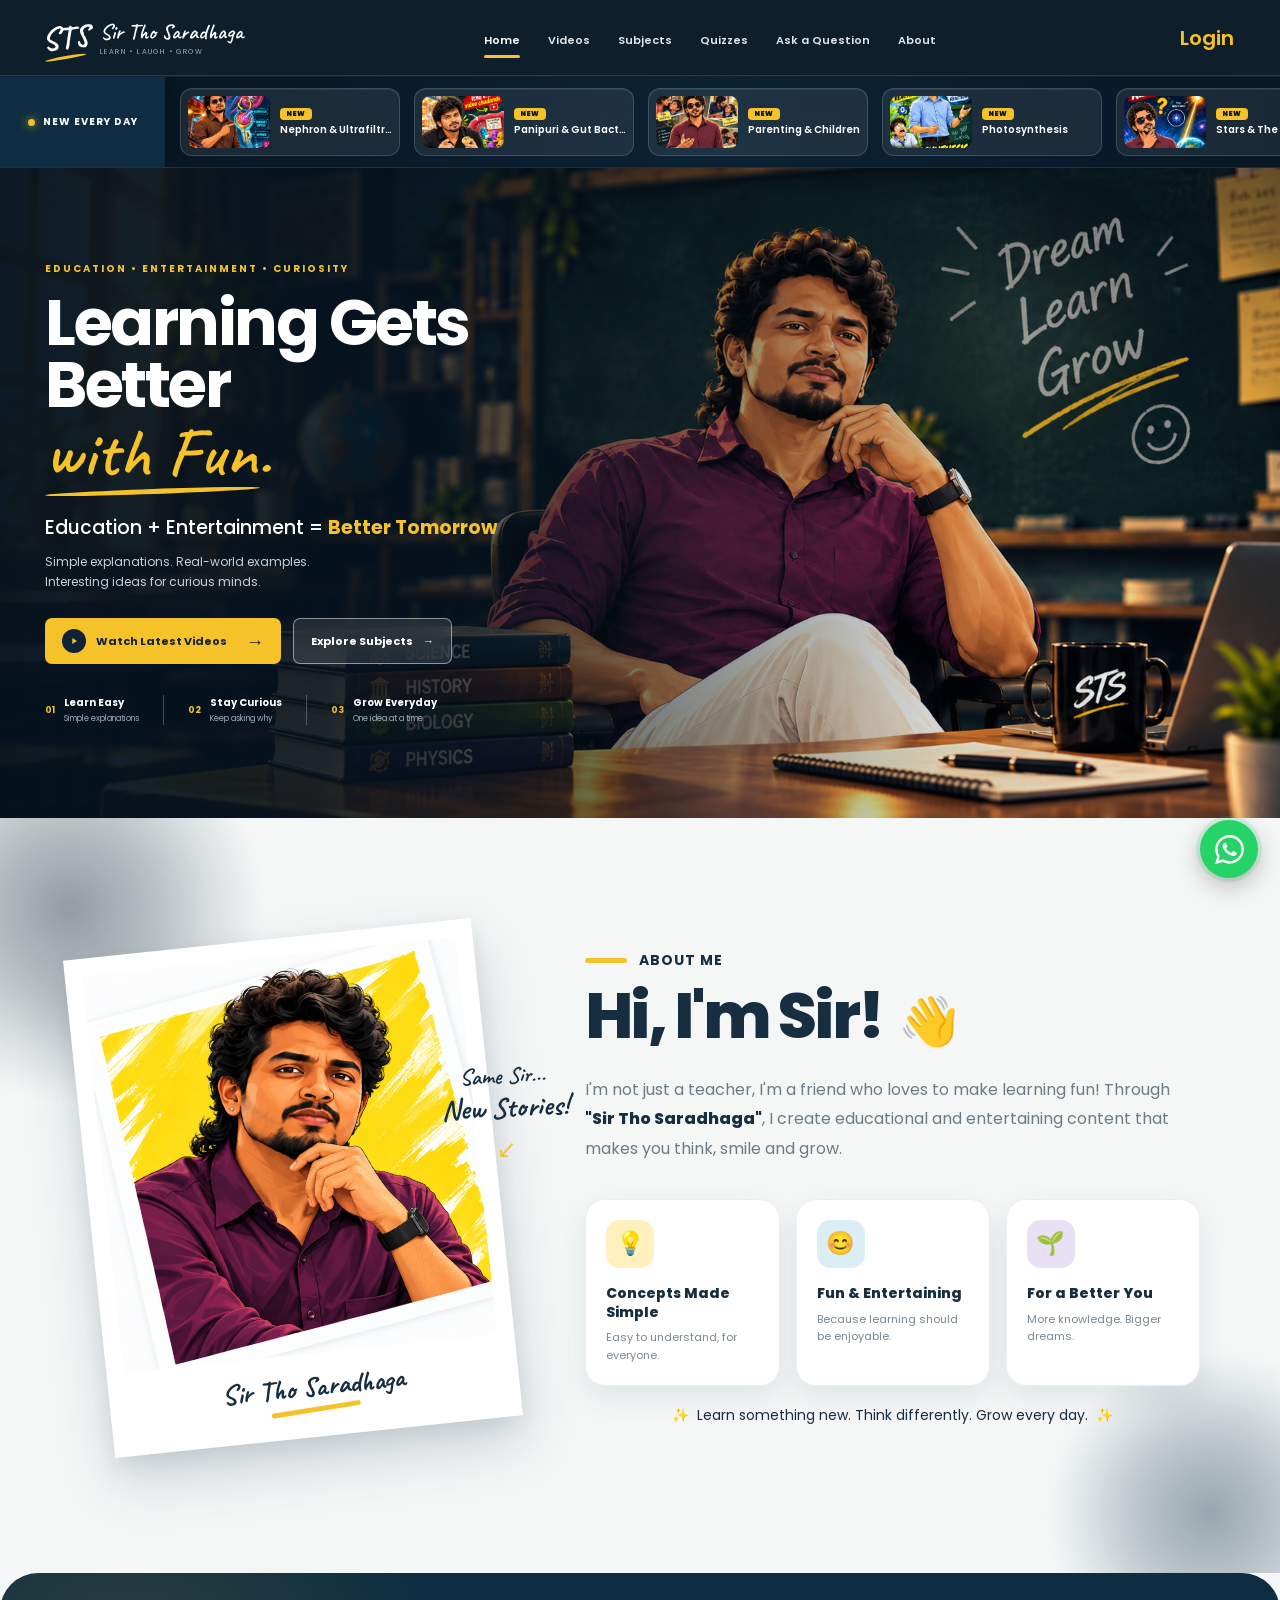
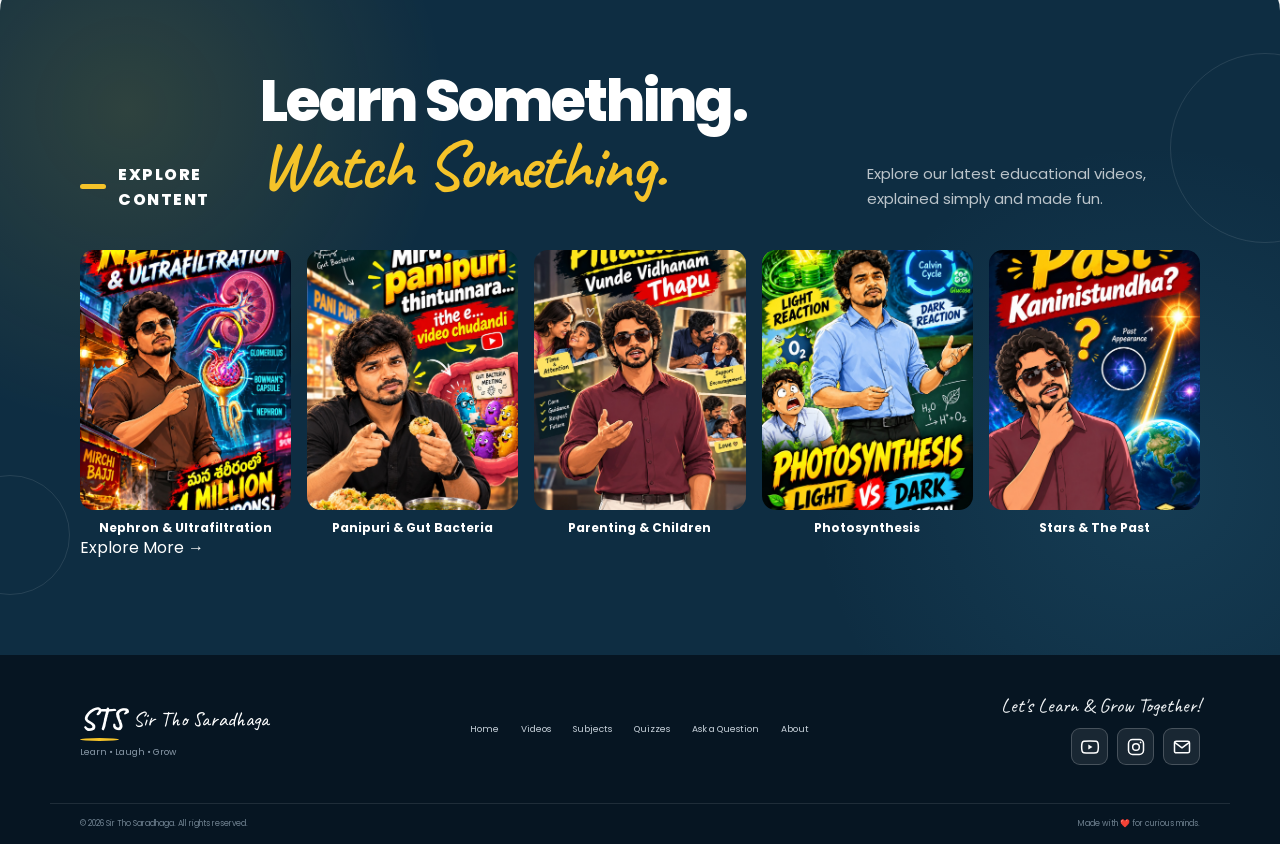
<file: index.html>
<!DOCTYPE html>
<html lang="en">

<head>

    <meta charset="UTF-8">

    <meta name="viewport"
          content="width=device-width, initial-scale=1.0">

    <title>Sir Tho Saradhaga</title>

    <link rel="preconnect"
          href="https://fonts.googleapis.com">

    <link rel="preconnect"
          href="https://fonts.gstatic.com"
          crossorigin>

    <link
        href="https://fonts.googleapis.com/css2?family=Caveat:wght@500;600;700&family=Poppins:wght@400;500;600;700;800&display=swap"
        rel="stylesheet">

    <link rel="stylesheet" href="style.css">

</head>


<body>


<!-- =====================================================
     NAVBAR
===================================================== -->

<header class="navbar" id="navbar">

    <div class="nav-container">


        <!-- LOGO -->

        <a href="#home" class="logo">

            <div class="logo-mark">
                STS
            </div>

            <div class="logo-text">

                <strong>
                    Sir Tho Saradhaga
                </strong>

                <span>
                    LEARN • LAUGH • GROW
                </span>

            </div>

        </a>


        <!-- NAVIGATION -->

        <nav class="nav-links" id="navLinks">

            <a href="#home" class="active">
                Home
            </a>

            <a href="videos.html">
                Videos
            </a>

            <a href="subjects.html">
                Subjects
            </a>

            <a href="quiz.html">
                Quizzes
            </a>

            <a href="ask-question.html">
                Ask a Question
            </a>

            <a href="about.html">
                About
            </a>

        </nav>


        <!-- RIGHT -->

        

<div class="nav-user-area">

    <div class="nav-user-area">

    <div class="nav-user-area">

    <!-- Logged-in name / Logout trigger -->
  

    <!-- Student Profile -->
    <a
        href="student-profile.html"
        class="student-profile-nav"
        id="studentProfileBtn"
        hidden>
        👤 Student Profile
    </a>

    <!-- Login -->
    <a
        href="login.html"
        class="login-btn"
        id="userLoginBtn">
        Login
    </a>

</div>
            <button
                class="menu-toggle"
                id="menuToggle"
                type="button"
                aria-label="Open menu">

                ☰

            </button>

        </div>

    </div>

</header>

<!-- =========================================================
     NEW VIDEOS DAILY STRIP
========================================================= -->

<section class="daily-videos-strip">

    <!-- LEFT LABEL -->
    <div class="daily-videos-label">
        <span class="new-dot"></span>
        <strong>NEW EVERY DAY</strong>
    </div>

    <!-- SCROLLING AREA -->
    <div class="daily-videos-track-wrapper">

        <div class="daily-videos-track">

            <!-- SET 1 -->

            <a href="https://youtube.com/shorts/AMEDxcV47SM"
               target="_blank"
               class="daily-video-card">

                <img src="images/Thumbnails/Nephron.jpeg"
                     alt="Nephron & Ultrafiltration">

                <div class="daily-video-info">
                    <span>NEW</span>
                    <strong>Nephron & Ultrafiltration</strong>
                </div>

            </a>


            <a href="https://youtube.com/shorts/-CyUkCTb61w"
               target="_blank"
               class="daily-video-card">

                <img src="images/Thumbnails/panipuri.jpeg"
                     alt="Panipuri & Gut Bacteria">

                <div class="daily-video-info">
                    <span>NEW</span>
                    <strong>Panipuri & Gut Bacteria</strong>
                </div>

            </a>


            <a href="https://youtube.com/shorts/3kxKhLNZGsw"
               target="_blank"
               class="daily-video-card">

                <img src="images/Thumbnails/parents-meet.jpeg"
                     alt="Parenting & Children">

                <div class="daily-video-info">
                    <span>NEW</span>
                    <strong>Parenting & Children</strong>
                </div>

            </a>


            <a href="https://youtube.com/shorts/b_0upbknCYw"
               target="_blank"
               class="daily-video-card">

                <img src="images/Thumbnails/photosynthesis.jpeg"
                     alt="Photosynthesis">

                <div class="daily-video-info">
                    <span>NEW</span>
                    <strong>Photosynthesis</strong>
                </div>

            </a>


            <a href="https://youtube.com/shorts/idlSICQLoqE"
               target="_blank"
               class="daily-video-card">

                <img src="images/Thumbnails/star-past.jpeg"
                     alt="Stars & The Past">

                <div class="daily-video-info">
                    <span>NEW</span>
                    <strong>Stars & The Past</strong>
                </div>

            </a>


            <!-- SET 2 - DUPLICATE FOR SEAMLESS SCROLL -->

            <a href="https://youtube.com/shorts/AMEDxcV47SM"
               target="_blank"
               class="daily-video-card">

                <img src="images/Thumbnails/Nephron.jpeg"
                     alt="Nephron & Ultrafiltration">

                <div class="daily-video-info">
                    <span>NEW</span>
                    <strong>Nephron & Ultrafiltration</strong>
                </div>

            </a>


            <a href="https://youtube.com/shorts/-CyUkCTb61w"
               target="_blank"
               class="daily-video-card">

                <img src="images/Thumbnails/panipuri.jpeg"
                     alt="Panipuri & Gut Bacteria">

                <div class="daily-video-info">
                    <span>NEW</span>
                    <strong>Panipuri & Gut Bacteria</strong>
                </div>

            </a>


            <a href="https://youtube.com/shorts/3kxKhLNZGsw"
               target="_blank"
               class="daily-video-card">

                <img src="images/Thumbnails/parents-meet.jpeg"
                     alt="Parenting & Children">

                <div class="daily-video-info">
                    <span>NEW</span>
                    <strong>Parenting & Children</strong>
                </div>

            </a>


            <a href="https://youtube.com/shorts/b_0upbknCYw"
               target="_blank"
               class="daily-video-card">

                <img src="images/Thumbnails/photosynthesis.jpeg"
                     alt="Photosynthesis">

                <div class="daily-video-info">
                    <span>NEW</span>
                    <strong>Photosynthesis</strong>
                </div>

            </a>


            <a href="https://youtube.com/shorts/idlSICQLoqE"
               target="_blank"
               class="daily-video-card">

                <img src="images/Thumbnails/star-past.jpeg"
                     alt="Stars & The Past">

                <div class="daily-video-info">
                    <span>NEW</span>
                    <strong>Stars & The Past</strong>
                </div>

            </a>

        </div>

    </div>

</section>
<!-- FLOATING WHATSAPP -->

<a
    href="https://wa.me/918247618942"
    class="floating-whatsapp"
    target="_blank"
    rel="noopener noreferrer"
    aria-label="Chat with us on WhatsApp"
>

    <span class="whatsapp-icon">

        <svg viewBox="0 0 24 24">
            <path d="M20.52 3.48A11.85 11.85 0 0 0 12.08 0C5.54 0 .22 5.32.22 11.86c0 2.09.55 4.13 1.59 5.92L.12 24l6.36-1.67a11.84 11.84 0 0 0 5.6 1.42h.01c6.54 0 11.86-5.32 11.86-11.86 0-3.17-1.23-6.15-3.43-8.41ZM12.09 21.7h-.01a9.82 9.82 0 0 1-5.01-1.37l-.36-.21-3.77.99 1.01-3.67-.23-.38a9.82 9.82 0 0 1-1.51-5.2C2.21 6.45 6.65 2.01 12.08 2.01c2.63 0 5.1 1.02 6.96 2.88a9.79 9.79 0 0 1 2.89 6.97c0 5.43-4.43 9.84-9.84 9.84Zm5.39-7.37c-.29-.15-1.72-.85-1.99-.95-.27-.1-.46-.15-.66.15-.19.29-.75.95-.92 1.14-.17.19-.34.22-.63.07-.29-.15-1.22-.45-2.32-1.43-.86-.77-1.44-1.72-1.61-2.01-.17-.29-.02-.45.13-.6.13-.13.29-.34.44-.51.15-.17.19-.29.29-.48.1-.19.05-.36-.02-.51-.07-.15-.66-1.59-.9-2.18-.24-.58-.48-.5-.66-.51-.17-.01-.36-.01-.56-.01-.19 0-.51.07-.78.36-.27.29-1.02.99-1.02 2.42s1.04 2.81 1.19 3c.15.19 2.04 3.12 4.94 4.37.69.3 1.23.48 1.65.62.69.22 1.32.19 1.82.12.56-.08 1.72-.7 1.97-1.38.24-.68.24-1.26.17-1.38-.07-.12-.27-.19-.56-.34Z"/>
        </svg>

    </span>

    <span class="whatsapp-text">
        Chat with us
        <small>on WhatsApp</small>
    </span>

</a>

<!-- =====================================================
     HERO
===================================================== -->

<section class="hero" id="home">


    <img
        class="hero-background"
        src="images/Hero/Hero-image.png"
        alt="Sir Tho Saradhaga"
    >


    <div class="hero-overlay"></div>


    <!-- GLASS LIGHT EFFECTS -->

    <div class="hero-light hero-light-one"></div>

    <div class="hero-light hero-light-two"></div>


    <!-- HERO CONTENT -->

    <div class="hero-content">


        <div class="hero-eyebrow">
            EDUCATION • ENTERTAINMENT • CURIOSITY
        </div>


        <h1>

            Learning Gets

            <br>

            Better

            <span>
                with Fun.
            </span>

        </h1>


        <div class="yellow-stroke"></div>


        <h2>

            Education + Entertainment =
            <strong>Better Tomorrow</strong>

        </h2>


        <p class="hero-description">

            Simple explanations. Real-world examples.

            <br>

            Interesting ideas for curious minds.

        </p>


        <div class="hero-buttons">


            <a
                href="videos.html"
                class="watch-btn">

                <span class="play-circle">

                    <svg viewBox="0 0 24 24">

                        <path
                            d="M8 5L19 12L8 19Z">
                        </path>

                    </svg>

                </span>

                Watch Latest Videos

                <span class="arrow">
                    →
                </span>

            </a>


            <a
                href="subjects.html"
                class="subjects-btn">

                Explore Subjects

                <span>
                    →
                </span>

            </a>

        </div>


        <!-- HERO FEATURES -->

        <div class="hero-features">


            <div class="feature">

                <span>
                    01
                </span>

                <div>

                    <strong>
                        Learn Easy
                    </strong>

                    <small>
                        Simple explanations
                    </small>

                </div>

            </div>


            <div class="feature">

                <span>
                    02
                </span>

                <div>

                    <strong>
                        Stay Curious
                    </strong>

                    <small>
                        Keep asking why
                    </small>

                </div>

            </div>


            <div class="feature">

                <span>
                    03
                </span>

                <div>

                    <strong>
                        Grow Everyday
                    </strong>

                    <small>
                        One idea at a time
                    </small>

                </div>

            </div>


        </div>

    </div>

</section>



<!-- =====================================================
     ABOUT ME SECTION
===================================================== -->

<section class="about-section" id="about-me">


    <!-- ANIMATED BACKGROUND -->

    <div class="about-bg-circle about-bg-circle-one"></div>

    <div class="about-bg-circle about-bg-circle-two"></div>

    <div class="about-bg-circle about-bg-circle-three"></div>


    <div class="section-container about-container">


        <!-- =================================================
             LEFT IMAGE
        ================================================= -->

        <div class="about-visual">


            <!-- POLAROID -->

            <div class="about-polaroid">


                <div class="about-photo">

                    <img
                        src="images/Hero/about-image.png"
                        alt="Sir Tho Saradhaga"
                    >

                </div>


                <div class="polaroid-caption">

                    <span>
                        Sir Tho Saradhaga
                    </span>

                    <div class="caption-line"></div>

                </div>


            </div>


            <!-- SIDE NOTE -->

            <div class="about-side-note">

                <div class="note-small">
                    Same Sir...
                </div>

                <div class="note-big">
                    New Stories!
                </div>

                <div class="note-arrow">
                    ↙
                </div>

            </div>


            <!-- DECORATIVE DOTS -->

            <div class="about-yellow-dot dot-one"></div>

            <div class="about-yellow-dot dot-two"></div>


        </div>



        <!-- =================================================
             RIGHT CONTENT
        ================================================= -->

        <div class="about-content">


            <div class="about-label">

                <span class="label-line"></span>

                ABOUT ME

            </div>


            <h2>

                Hi, I'm Sir!

                <span class="wave">
                    👋
                </span>

            </h2>


            <p class="about-intro">

                I'm not just a teacher, I'm a friend who loves
                to make learning fun! Through
                <strong>"Sir Tho Saradhaga"</strong>,
                I create educational and entertaining content
                that makes you think, smile and grow.

            </p>



            <!-- ABOUT CARDS -->

            <div class="about-cards">


                <div class="about-card">

                    <div class="about-card-icon yellow-icon">
                        💡
                    </div>

                    <h3>
                        Concepts Made Simple
                    </h3>

                    <p>
                        Easy to understand, for everyone.
                    </p>

                </div>


                <div class="about-card">

                    <div class="about-card-icon blue-icon">
                        😊
                    </div>

                    <h3>
                        Fun & Entertaining
                    </h3>

                    <p>
                        Because learning should be enjoyable.
                    </p>

                </div>


                <div class="about-card">

                    <div class="about-card-icon purple-icon">
                        🌱
                    </div>

                    <h3>
                        For a Better You
                    </h3>

                    <p>
                        More knowledge. Bigger dreams.
                    </p>

                </div>


            </div>


            <div class="about-bottom-message">

                <span>✨</span>

                Learn something new.
                Think differently.
                Grow every day.

                <span>✨</span>

            </div>


        </div>

    </div>

</section>



<!-- =====================================================
     EXPLORE CONTENT
===================================================== -->

<section class="explore-section">

    <div class="explore-glow explore-glow-one"></div>
    <div class="explore-glow explore-glow-two"></div>

    <div class="section-container">

        <!-- HEADING -->

        <div class="explore-heading">

            <div class="section-label dark-label">
                <span></span>
                EXPLORE CONTENT
            </div>

            <h2>
                Learn Something.
                <em>Watch Something.</em>
            </h2>

            <p>
                Explore our latest educational videos,
                explained simply and made fun.
            </p>

        </div>


        <!-- =================================================
             5 THUMBNAILS
        ================================================= -->

        <div class="thumbnail-grid">

            <!-- NEPHRON -->
            <a href="videos.html" class="thumbnail-item">

                <div class="thumbnail-image">
                    <img
                        src="images/Thumbnails/Nephron.jpeg"
                        alt="Nephron and Ultrafiltration"
                    >
                </div>

                <div class="thumbnail-title">
                    Nephron & Ultrafiltration
                </div>

            </a>


            <!-- PANIPURI -->
            <a href="videos.html" class="thumbnail-item">

                <div class="thumbnail-image">
                    <img
                        src="images/Thumbnails/panipuri.jpeg"
                        alt="Panipuri and Gut Bacteria"
                    >
                </div>

                <div class="thumbnail-title">
                    Panipuri & Gut Bacteria
                </div>

            </a>


            <!-- PARENTING -->
            <a href="videos.html" class="thumbnail-item">

                <div class="thumbnail-image">
                    <img
                        src="images/Thumbnails/parents-meet.jpeg"
                        alt="Parenting and Children"
                    >
                </div>

                <div class="thumbnail-title">
                    Parenting & Children
                </div>

            </a>


            <!-- PHOTOSYNTHESIS -->
            <a href="videos.html" class="thumbnail-item">

                <div class="thumbnail-image">
                    <img
                        src="images/Thumbnails/photosynthesis.jpeg"
                        alt="Photosynthesis"
                    >
                </div>

                <div class="thumbnail-title">
                    Photosynthesis
                </div>

            </a>


            <!-- STARS & THE PAST -->
            <a href="videos.html" class="thumbnail-item">

                <div class="thumbnail-image">
                    <img
                        src="images/Thumbnails/star-past.jpeg"
                        alt="Stars and the Past"
                    >
                </div>

                <div class="thumbnail-title">
                    Stars & The Past
                </div>

            </a>

        </div>


        <!-- =================================================
             EXPLORE MORE BUTTON
        ================================================= -->

        <div class="explore-more-wrapper">

            <a href="videos.html" class="explore-more-btn">
                Explore More
                <span>→</span>
            </a>

        </div>

    </div>

</section><!-- =====================================================
     FOOTER
===================================================== -->

<footer class="special-footer">


    <div class="footer-main">


        <!-- BRAND -->

        <div class="footer-brand">

            <div class="footer-logo">

                <span class="footer-sts">
                    STS
                </span>

                <span class="footer-brand-name">
                    Sir Tho Saradhaga
                </span>

            </div>


            <p>
                Learn • Laugh • Grow
            </p>

        </div>



        <!-- LINKS -->

        <div class="footer-links">

            <a href="index.html">
                Home
            </a>

            <a href="videos.html">
                Videos
            </a>

            <a href="subjects.html">
                Subjects
            </a>

            <a href="quiz.html">
                Quizzes
            </a>

            <a href="ask-question.html">
                Ask a Question
            </a>

            <a href="about.html">
                About
            </a>

        </div>



        <!-- SOCIAL -->

        <div class="footer-social">

            <p>
                Let's Learn & Grow Together!
            </p>


            <div class="social-icons">


                <!-- YOUTUBE -->

                <a
                    href="https://youtube.com/@sirthosaradhaga?si=3q7nKVHAidCwUAwp"
                    target="_blank"
                    rel="noopener noreferrer"
                    class="social youtube"
                    aria-label="YouTube">

                    <svg
                        viewBox="0 0 24 24"
                        aria-hidden="true">

                        <path
                            d="M21.5 7.2a2.9 2.9 0 0 0-2-2C17.7 4.7 12 4.7 12 4.7s-5.7 0-7.5.5a2.9 2.9 0 0 0-2 2C2 9 2 12 2 12s0 3 .5 4.8a2.9 2.9 0 0 0 2 2c1.8.5 7.5.5 7.5.5s5.7 0 7.5-.5a2.9 2.9 0 0 0 2-2c.5-1.8.5-4.8.5-4.8s0-3-.5-4.8z">
                        </path>

                        <path
                            class="social-play"
                            d="M10 9l5 3-5 3z">
                        </path>

                    </svg>

                </a>



                <!-- INSTAGRAM -->

                <a
                    href="https://www.instagram.com/sir_tho_saradhaga?stkn=YzZqYnp2bDk3ZWxz"
                    target="_blank"
                    rel="noopener noreferrer"
                    class="social instagram"
                    aria-label="Instagram">

                    <svg
                        viewBox="0 0 24 24"
                        aria-hidden="true">

                        <rect
                            x="3"
                            y="3"
                            width="18"
                            height="18"
                            rx="5">
                        </rect>

                        <circle
                            cx="12"
                            cy="12"
                            r="4">
                        </circle>

                        <circle
                            cx="17.5"
                            cy="6.5"
                            r="1"
                            class="social-dot">
                        </circle>

                    </svg>

                </a>



                <!-- EMAIL -->

                <a
                    href="mailto:bandhilavijaysekhar@gmail.com"
                    class="social email"
                    aria-label="Email">

                    <svg
                        viewBox="0 0 24 24"
                        aria-hidden="true">

                        <rect
                            x="3"
                            y="5"
                            width="18"
                            height="14"
                            rx="2">
                        </rect>

                        <path
                            d="M4 7l8 6 8-6">
                        </path>

                    </svg>

                </a>


            </div>

        </div>

    </div>



    <!-- FOOTER BOTTOM -->

    <div class="footer-bottom">

        <span>
            © 2026 Sir Tho Saradhaga.
            All rights reserved.
        </span>

        <span>
            Made with ❤️ for curious minds.
        </span>

    </div>

</footer>



<!-- =====================================================
     JAVASCRIPT
===================================================== -->

<script>


/* =====================================================
   NAVBAR GLASS EFFECT
===================================================== */

const navbar =
    document.getElementById("navbar");


window.addEventListener(
    "scroll",
    function () {

        if (window.scrollY > 30) {

            navbar.classList.add("scrolled");

        } else {

            navbar.classList.remove("scrolled");

        }

    }
);



/* =====================================================
   MOBILE MENU
===================================================== */

const menuToggle =
    document.getElementById("menuToggle");

const navLinks =
    document.getElementById("navLinks");


menuToggle.addEventListener(
    "click",
    function () {

        navLinks.classList.toggle(
            "mobile-open"
        );


        if (
            navLinks.classList.contains(
                "mobile-open"
            )
        ) {

            menuToggle.textContent = "✕";

        } else {

            menuToggle.textContent = "☰";

        }

    }
);


navLinks
    .querySelectorAll("a")
    .forEach(function (link) {

        link.addEventListener(
            "click",
            function () {

                navLinks.classList.remove(
                    "mobile-open"
                );

                menuToggle.textContent = "☰";

            }
        );

    });


</script>


<script src="script.js"></script>
<script src="auth.js"></script>
</body>

</html>
</file>
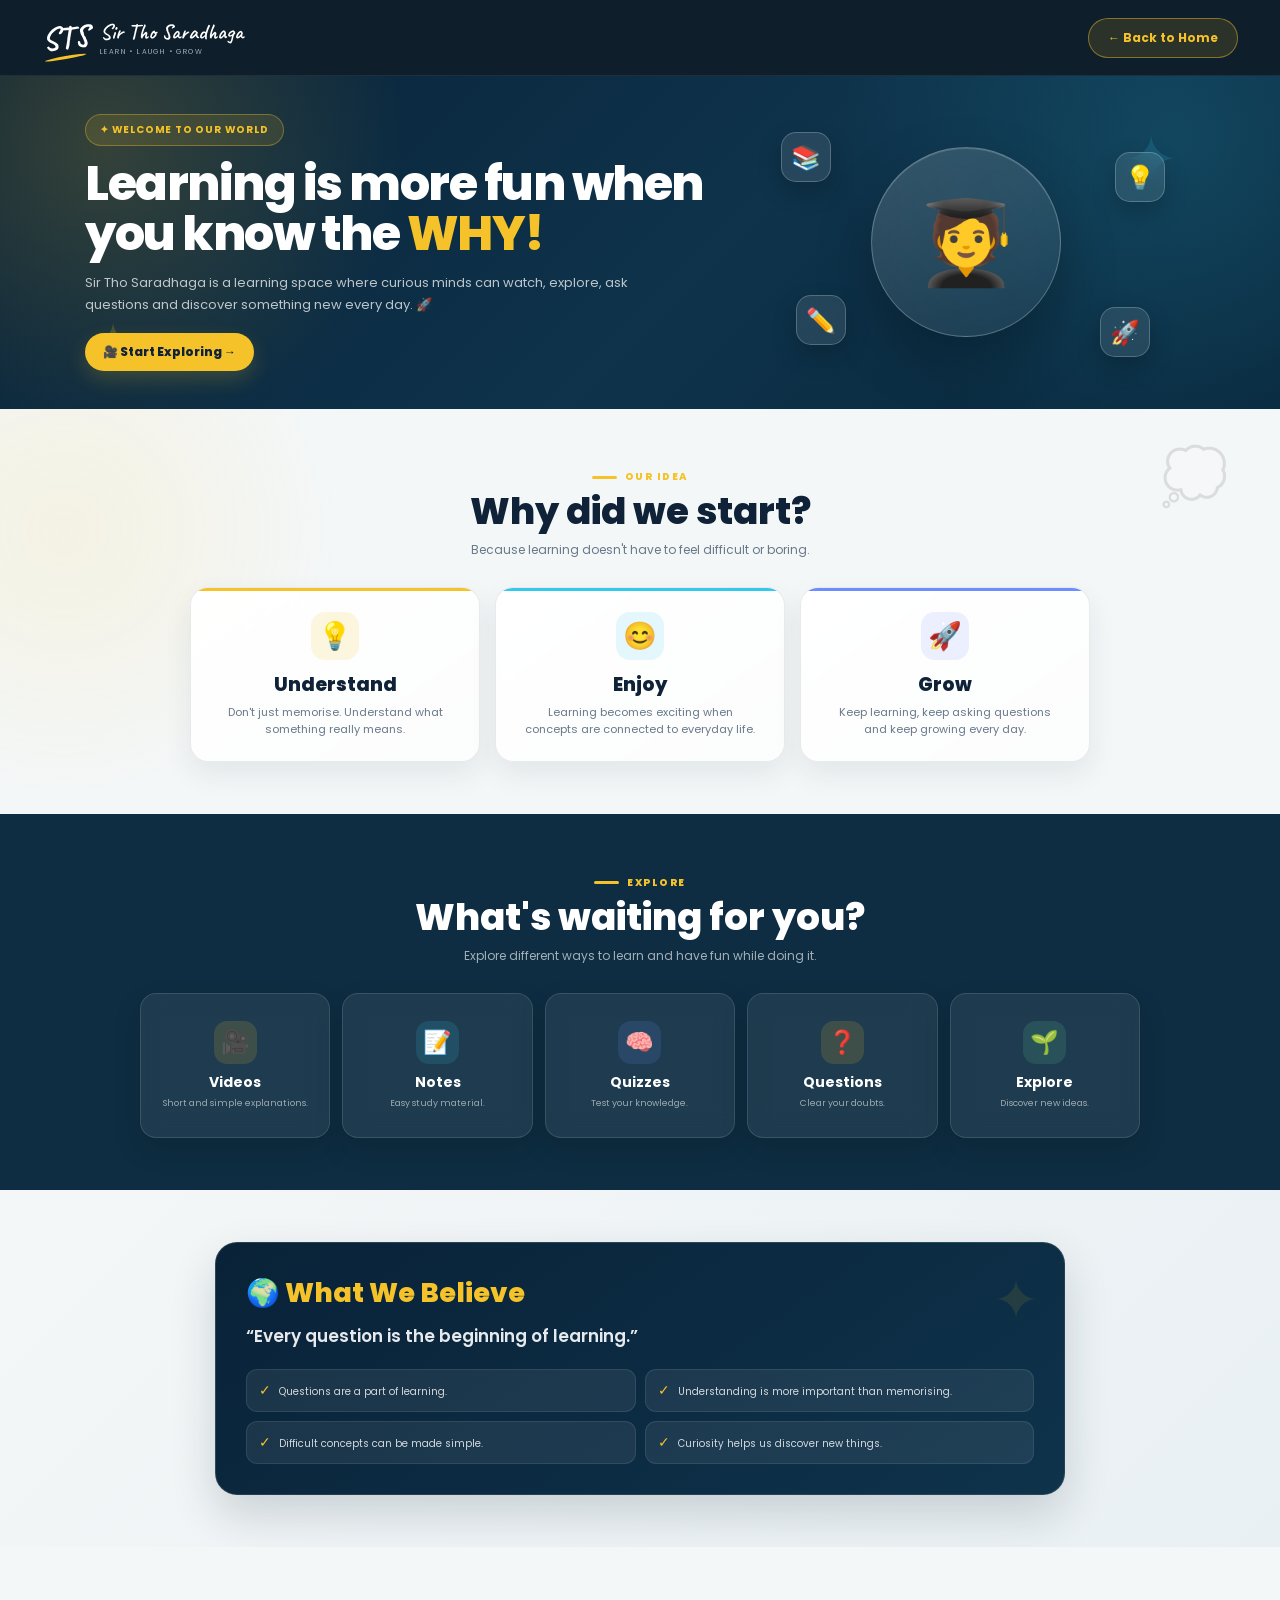
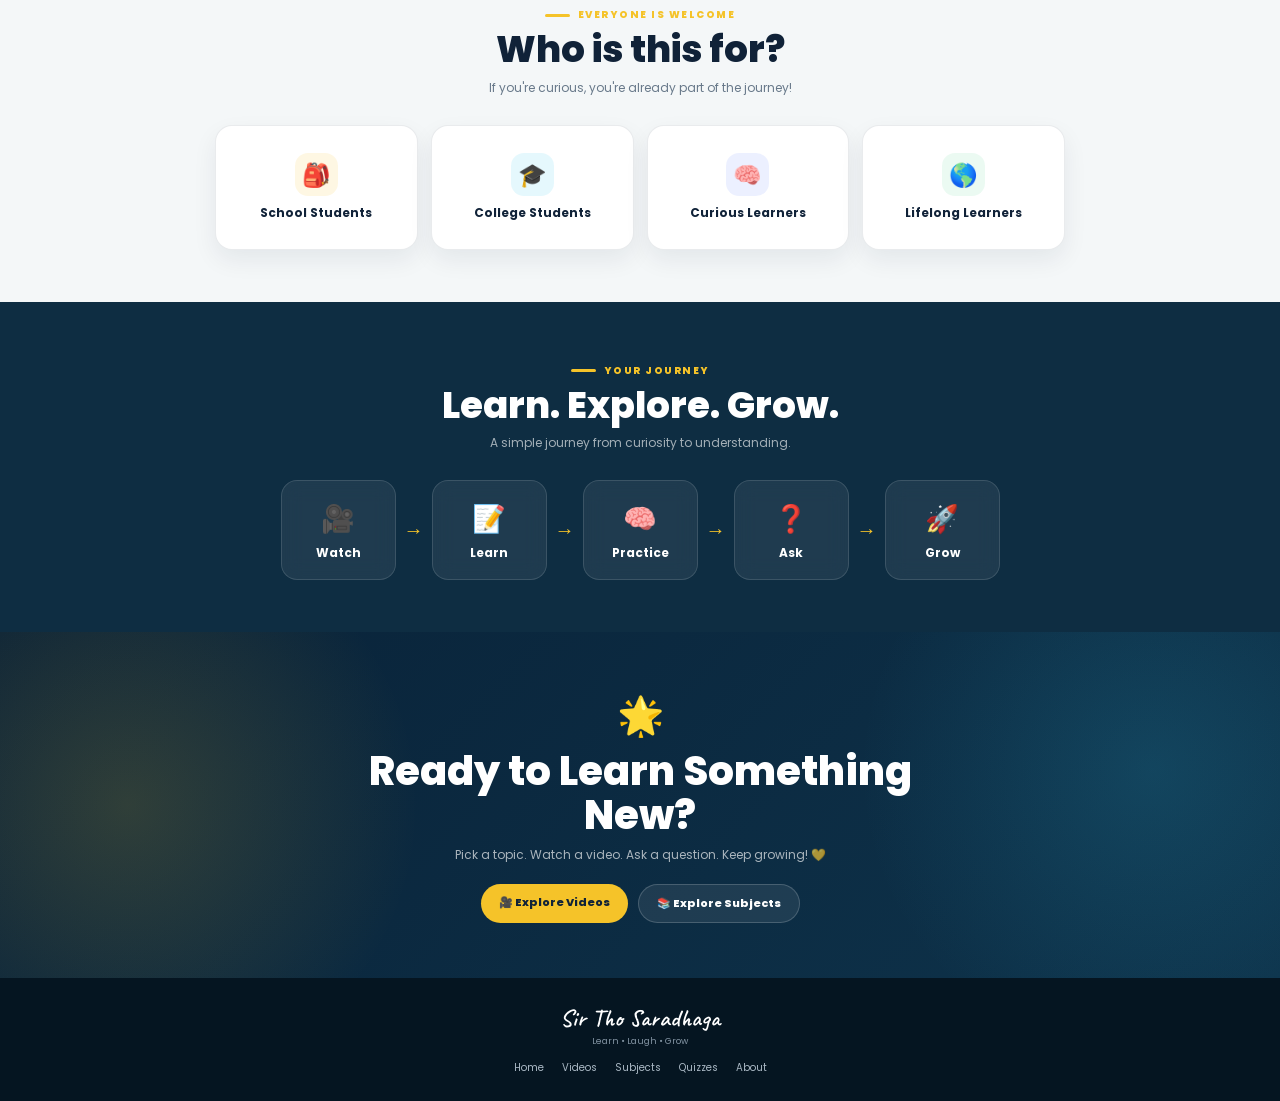
<file: about.html>
<!DOCTYPE html>
<html lang="en">

<head>
    <meta charset="UTF-8">
    <meta name="viewport" content="width=device-width, initial-scale=1.0">

    <title>About | Sir Tho Saradhaga</title>

    <link rel="preconnect" href="https://fonts.googleapis.com">
    <link rel="preconnect" href="https://fonts.gstatic.com" crossorigin>

    <link
        href="https://fonts.googleapis.com/css2?family=Caveat:wght@500;600;700&family=Poppins:wght@400;500;600;700;800&display=swap"
        rel="stylesheet">

    <style>

        /* =====================================================
           RESET
        ===================================================== */

        * {
            margin: 0;
            padding: 0;
            box-sizing: border-box;
        }

        html {
            scroll-behavior: smooth;
        }

        body {
            font-family: "Poppins", sans-serif;
            background: #f4f7f8;
            color: #102238;
            overflow-x: hidden;
        }

        a {
            text-decoration: none;
        }


        /* =====================================================
           NAVBAR
        ===================================================== */

        .top-bar {
            width: 100%;
            height: 76px;

            background: rgba(7, 23, 36, 0.97);

            display: flex;
            align-items: center;
            justify-content: space-between;

            padding: 0 42px;

            position: sticky;
            top: 0;
            z-index: 100;

            border-bottom: 1px solid rgba(255,255,255,0.08);
            backdrop-filter: blur(15px);
        }


        /* HANDWRITTEN LOGO */

        .logo {
            display: flex;
            align-items: center;
            gap: 10px;
            flex-shrink: 0;
        }

        .logo-mark {
            position: relative;

            width: 48px;

            color: #ffffff;

            font-family: "Caveat", cursive;
            font-size: 32px;
            font-weight: 700;

            line-height: 1;

            transform: rotate(-5deg);
        }

        .logo-mark::after {
            content: "";

            position: absolute;

            left: 1px;
            bottom: -5px;

            width: 42px;
            height: 3px;

            background: #f5c329;

            border-radius: 50%;

            transform: rotate(-5deg);
        }

        .logo-text {
            display: flex;
            flex-direction: column;
            gap: 1px;
        }

        .logo-text strong {
            color: #ffffff;

            font-family: "Caveat", cursive;
            font-size: 22px;
            font-weight: 600;
        }

        .logo-text span {
            color: #9baab8;

            font-size: 7px;
            letter-spacing: 1.4px;
        }


        /* BACK HOME */

        .back-home {
            display: inline-flex;
            align-items: center;
            gap: 7px;

            padding: 10px 19px;

            background: rgba(245,195,41,0.12);

            border: 1px solid rgba(245,195,41,0.45);

            color: #f5c329;

            border-radius: 25px;

            font-size: 12px;
            font-weight: 700;

            transition: 0.3s ease;
        }

        .back-home:hover {
            background: #f5c329;
            color: #102238;

            transform: translateY(-2px);
        }


        /* =====================================================
           HERO
        ===================================================== */

        .about-hero {

            min-height: 300px;

            position: relative;
            overflow: hidden;

            display: flex;
            align-items: center;

            background:
                radial-gradient(
                    circle at 8% 20%,
                    rgba(245,195,41,0.18),
                    transparent 25%
                ),

                radial-gradient(
                    circle at 92% 20%,
                    rgba(53,200,237,0.16),
                    transparent 28%
                ),

                linear-gradient(
                    135deg,
                    #092238,
                    #0e334b 55%,
                    #09283d
                );
        }


        .about-hero::before {

            content: "✦";

            position: absolute;

            left: 7%;
            bottom: 25px;

            font-size: 55px;

            color: rgba(245,195,41,0.20);

            animation: slowFloat 4s ease-in-out infinite;
        }


        .about-hero::after {

            content: "✦";

            position: absolute;

            right: 8%;
            top: 35px;

            font-size: 65px;

            color: rgba(53,200,237,0.16);

            animation: slowFloat 5s ease-in-out infinite reverse;
        }


        .hero-inner {

            width: 100%;
            max-width: 1180px;

            margin: auto;

            padding: 38px 35px;

            display: grid;

            grid-template-columns: 1.15fr 0.85fr;

            align-items: center;

            gap: 30px;

            position: relative;
            z-index: 5;
        }


        /* HERO LEFT */

        .hero-left {
            max-width: 620px;
        }


        .hero-tag {

            display: inline-flex;
            align-items: center;

            padding: 7px 14px;

            background: rgba(245,195,41,0.12);

            border: 1px solid rgba(245,195,41,0.35);

            color: #f5c329;

            border-radius: 20px;

            font-size: 10px;
            font-weight: 700;

            letter-spacing: 0.8px;

            margin-bottom: 13px;

            animation: tagPulse 3s ease-in-out infinite;
        }


        .hero-left h1 {

            color: #ffffff;

            font-size: clamp(32px, 4vw, 48px);

            font-weight: 800;

            line-height: 1.05;

            letter-spacing: -1.5px;

            margin-bottom: 12px;
        }


        .hero-left h1 span {
            color: #f5c329;
        }


        .hero-left p {

            color: rgba(255,255,255,0.72);

            font-size: 13px;

            line-height: 1.7;

            max-width: 570px;

            margin-bottom: 17px;
        }


        .hero-button {

            display: inline-flex;
            align-items: center;
            gap: 8px;

            padding: 10px 18px;

            background: #f5c329;

            color: #102238;

            border-radius: 25px;

            font-size: 12px;
            font-weight: 800;

            transition: 0.3s ease;

            box-shadow: 0 8px 20px rgba(245,195,41,0.18);
        }


        .hero-button:hover {

            transform: translateY(-4px);

            box-shadow: 0 14px 28px rgba(245,195,41,0.25);
        }


        /* =====================================================
           HERO ANIMATION
        ===================================================== */

        .hero-art {

            height: 230px;

            position: relative;

            display: flex;

            justify-content: center;
            align-items: center;
        }


        .big-circle {

            width: 190px;
            height: 190px;

            border-radius: 50%;

            background:
                linear-gradient(
                    145deg,
                    rgba(255,255,255,0.16),
                    rgba(255,255,255,0.05)
                );

            border: 1px solid rgba(255,255,255,0.25);

            display: flex;

            align-items: center;
            justify-content: center;

            font-size: 82px;

            box-shadow:
                0 25px 55px rgba(0,0,0,0.25),
                inset 0 1px 0 rgba(255,255,255,0.15);

            backdrop-filter: blur(12px);

            position: relative;

            z-index: 2;

            animation: studentFloat 4s ease-in-out infinite;
        }


        .art-card {

            position: absolute;

            width: 50px;
            height: 50px;

            border-radius: 15px;

            display: flex;

            align-items: center;
            justify-content: center;

            font-size: 24px;

            background: rgba(255,255,255,0.10);

            border: 1px solid rgba(255,255,255,0.22);

            box-shadow:
                0 10px 25px rgba(0,0,0,0.20);

            backdrop-filter: blur(10px);

            z-index: 4;

            animation: bounce 3s ease-in-out infinite;
        }


        .art-one {
            top: 5px;
            left: 45px;
        }

        .art-two {
            top: 25px;
            right: 30px;
            animation-delay: .5s;
        }

        .art-three {
            bottom: 12px;
            left: 60px;
            animation-delay: 1s;
        }

        .art-four {
            bottom: 0;
            right: 45px;
            animation-delay: 1.5s;
        }


        /* =====================================================
           COMMON SECTION
        ===================================================== */

        .section {

            padding: 52px 25px;

            position: relative;

            overflow: hidden;
        }


        .section-heading {

            max-width: 650px;

            margin: 0 auto 28px;

            text-align: center;
        }


        .section-heading .mini {

            display: inline-flex;
            align-items: center;
            gap: 8px;

            color: #f5c329;

            font-size: 10px;

            font-weight: 800;

            letter-spacing: 1.5px;

            margin-bottom: 6px;
        }


        .section-heading .mini::before {

            content: "";

            width: 25px;
            height: 3px;

            background: #f5c329;

            border-radius: 5px;
        }


        .section-heading h2 {

            color: #102238;

            font-size: clamp(27px, 3vw, 37px);

            font-weight: 800;

            line-height: 1.1;

            margin-bottom: 8px;
        }


        .section-heading p {

            color: #68798a;

            font-size: 12px;

            line-height: 1.6;
        }


        /* =====================================================
           WHY SECTION
        ===================================================== */

        .why-section {

            background:
                radial-gradient(
                    circle at 5% 30%,
                    rgba(245,195,41,0.10),
                    transparent 22%
                ),

                #f4f7f8;
        }


        .why-section::before {

            content: "💭";

            position: absolute;

            right: 4%;
            top: 25px;

            font-size: 55px;

            opacity: 0.10;

            animation: slowFloat 4s ease-in-out infinite;
        }


        .why-cards {

            max-width: 900px;

            margin: auto;

            display: grid;

            grid-template-columns: repeat(3, 1fr);

            gap: 15px;
        }


        .why-card {

            min-height: 175px;

            padding: 20px 17px;

            border-radius: 18px;

            background:
                linear-gradient(
                    145deg,
                    rgba(255,255,255,0.96),
                    rgba(255,255,255,0.70)
                );

            border: 1px solid rgba(16,34,56,0.09);

            box-shadow:
                0 12px 28px rgba(16,34,56,0.08);

            display: flex;

            flex-direction: column;

            justify-content: center;

            align-items: center;

            text-align: center;

            transition: 0.3s ease;

            position: relative;

            overflow: hidden;
        }


        .why-card::before {

            content: "";

            position: absolute;

            top: 0;
            left: 0;

            width: 100%;
            height: 3px;

            background: #f5c329;
        }


        .why-card:nth-child(2)::before {
            background: #35c8ed;
        }

        .why-card:nth-child(3)::before {
            background: #6c8cff;
        }


        .why-card:hover {

            transform: translateY(-7px);

            box-shadow:
                0 18px 35px rgba(16,34,56,0.13);
        }


        .why-icon {

            width: 48px;
            height: 48px;

            display: flex;

            align-items: center;
            justify-content: center;

            border-radius: 14px;

            background: rgba(245,195,41,0.14);

            font-size: 27px;

            margin-bottom: 10px;
        }


        .why-card:nth-child(2) .why-icon {
            background: rgba(53,200,237,0.13);
        }

        .why-card:nth-child(3) .why-icon {
            background: rgba(108,140,255,0.13);
        }


        .why-card h3 {

            color: #102238;

            font-size: 19px;

            font-weight: 800;

            margin-bottom: 5px;
        }


        .why-card p {

            color: #68798a;

            font-size: 11px;

            line-height: 1.55;

            max-width: 230px;
        }


        /* =====================================================
           FEATURES
        ===================================================== */

        .features-section {

            background: #0e2d42;
        }


        .features-section .section-heading h2 {
            color: #ffffff;
        }


        .features-section .section-heading p {
            color: rgba(255,255,255,0.62);
        }


        .feature-grid {

            max-width: 1000px;

            margin: auto;

            display: grid;

            grid-template-columns: repeat(5, 1fr);

            gap: 12px;
        }


        .feature-card {

            min-height: 145px;

            padding: 18px 12px;

            border-radius: 16px;

            background:
                rgba(255,255,255,0.07);

            border: 1px solid rgba(255,255,255,0.12);

            box-shadow:
                0 12px 28px rgba(0,0,0,0.14);

            text-align: center;

            display: flex;

            flex-direction: column;

            justify-content: center;

            align-items: center;

            transition: 0.3s ease;

            backdrop-filter: blur(12px);
        }


        .feature-card:hover {

            transform: translateY(-7px);

            border-color: rgba(245,195,41,0.45);

            background:
                rgba(255,255,255,0.10);
        }


        .feature-card .emoji {

            width: 43px;
            height: 43px;

            display: flex;

            align-items: center;
            justify-content: center;

            border-radius: 13px;

            background: rgba(245,195,41,0.14);

            font-size: 23px;

            margin-bottom: 8px;
        }


        .feature-card h3 {

            color: #ffffff;

            font-size: 14px;

            font-weight: 700;

            margin-bottom: 4px;
        }


        .feature-card p {

            color: rgba(255,255,255,0.56);

            font-size: 9px;

            line-height: 1.4;
        }


        /* Different accent colors */

        .feature-card:nth-child(2) .emoji {
            background: rgba(53,200,237,0.14);
        }

        .feature-card:nth-child(3) .emoji {
            background: rgba(108,140,255,0.14);
        }

        .feature-card:nth-child(4) .emoji {
            background: rgba(245,195,41,0.14);
        }

        .feature-card:nth-child(5) .emoji {
            background: rgba(102,211,155,0.14);
        }


        /* =====================================================
           BELIEF
        ===================================================== */

        .belief-section {

            background:
                linear-gradient(
                    135deg,
                    #f4f7f8,
                    #e9f0f3
                );
        }


        .belief-box {

            max-width: 850px;

            margin: auto;

            padding: 30px;

            background:
                linear-gradient(
                    145deg,
                    #092238,
                    #0e334b
                );

            border-radius: 22px;

            color: white;

            border: 1px solid rgba(255,255,255,0.12);

            box-shadow:
                0 20px 45px rgba(8,29,45,0.16);

            position: relative;

            overflow: hidden;
        }


        .belief-box::after {

            content: "✦";

            position: absolute;

            right: 25px;
            top: 15px;

            font-size: 55px;

            color: rgba(245,195,41,0.10);

            animation: slowFloat 4s ease-in-out infinite;
        }


        .belief-box h2 {

            color: #f5c329;

            font-size: 27px;

            font-weight: 800;

            margin-bottom: 10px;

            position: relative;
            z-index: 2;
        }


        .quote {

            color: rgba(255,255,255,0.90);

            font-size: 17px;

            font-weight: 600;

            margin-bottom: 20px;

            position: relative;
            z-index: 2;
        }


        .belief-points {

            display: grid;

            grid-template-columns: repeat(2, 1fr);

            gap: 9px;

            position: relative;
            z-index: 2;
        }


        .belief-point {

            background:
                rgba(255,255,255,0.07);

            border: 1px solid rgba(255,255,255,0.09);

            border-radius: 11px;

            padding: 10px 12px;

            color: rgba(255,255,255,0.80);

            font-size: 10px;

            line-height: 1.5;

            transition: 0.25s ease;
        }


        .belief-point:hover {

            background:
                rgba(245,195,41,0.10);

            transform: translateX(4px);
        }


        .belief-point span {

            color: #f5c329;

            font-size: 14px;

            margin-right: 5px;
        }


        /* =====================================================
           WHO IS IT FOR
        ===================================================== */

        .audience-section {

            background: #f4f7f8;
        }


        .audience-grid {

            max-width: 850px;

            margin: auto;

            display: grid;

            grid-template-columns: repeat(4, 1fr);

            gap: 13px;
        }


        .audience-card {

            min-height: 125px;

            padding: 18px 10px;

            border-radius: 17px;

            background: #ffffff;

            border: 1px solid rgba(16,34,56,0.09);

            box-shadow:
                0 10px 25px rgba(16,34,56,0.07);

            display: flex;

            flex-direction: column;

            justify-content: center;

            align-items: center;

            text-align: center;

            transition: 0.3s ease;
        }


        .audience-card:hover {

            transform: translateY(-6px);

            box-shadow:
                0 17px 32px rgba(16,34,56,0.11);
        }


        .audience-card .emoji {

            width: 43px;
            height: 43px;

            display: flex;

            align-items: center;
            justify-content: center;

            border-radius: 13px;

            background: rgba(245,195,41,0.13);

            font-size: 23px;

            margin-bottom: 8px;
        }


        .audience-card:nth-child(2) .emoji {
            background: rgba(53,200,237,0.13);
        }

        .audience-card:nth-child(3) .emoji {
            background: rgba(108,140,255,0.13);
        }

        .audience-card:nth-child(4) .emoji {
            background: rgba(102,211,155,0.13);
        }


        .audience-card h3 {

            color: #102238;

            font-size: 12px;

            font-weight: 700;
        }


        /* =====================================================
           LEARNING JOURNEY
        ===================================================== */

        .journey-section {

            background:
                #0e2d42;
        }


        .journey-section .section-heading h2 {
            color: #ffffff;
        }


        .journey-section .section-heading p {
            color: rgba(255,255,255,0.62);
        }


        .journey {

            max-width: 950px;

            margin: auto;

            display: flex;

            justify-content: center;

            align-items: center;

            gap: 8px;

            flex-wrap: wrap;
        }


        .journey-step {

            width: 115px;
            height: 100px;

            border-radius: 16px;

            background:
                rgba(255,255,255,0.07);

            border: 1px solid rgba(255,255,255,0.13);

            display: flex;

            flex-direction: column;

            justify-content: center;

            align-items: center;

            transition: 0.3s ease;

            backdrop-filter: blur(10px);
        }


        .journey-step:hover {

            transform: translateY(-7px);

            border-color: rgba(245,195,41,0.45);

            background:
                rgba(245,195,41,0.08);
        }


        .journey-step .emoji {

            font-size: 27px;

            margin-bottom: 5px;
        }


        .journey-step h3 {

            color: #ffffff;

            font-size: 12px;

            font-weight: 700;
        }


        .journey-arrow {

            color: #f5c329;

            font-size: 20px;

            font-weight: 800;

            animation: arrowMove 1.5s ease-in-out infinite;
        }


        /* =====================================================
           FINAL CTA
        ===================================================== */

        .cta-section {

            padding: 55px 25px;

            text-align: center;

            background:
                radial-gradient(
                    circle at 10% 50%,
                    rgba(245,195,41,0.16),
                    transparent 25%
                ),

                radial-gradient(
                    circle at 90% 40%,
                    rgba(53,200,237,0.14),
                    transparent 25%
                ),

                linear-gradient(
                    135deg,
                    #092238,
                    #0e334b
                );
        }


        .cta-box {

            max-width: 650px;

            margin: auto;
        }


        .cta-box .emoji {

            font-size: 38px;

            margin-bottom: 5px;

            animation: bounce 2.5s ease-in-out infinite;
        }


        .cta-box h2 {

            color: #ffffff;

            font-size: clamp(28px, 4vw, 40px);

            font-weight: 800;

            line-height: 1.1;

            margin-bottom: 9px;
        }


        .cta-box p {

            color: rgba(255,255,255,0.65);

            font-size: 12px;

            margin-bottom: 20px;
        }


        .cta-buttons {

            display: flex;

            justify-content: center;

            gap: 10px;

            flex-wrap: wrap;
        }


        .cta-btn {

            padding: 10px 18px;

            border-radius: 25px;

            font-size: 11px;

            font-weight: 800;

            transition: 0.3s ease;
        }


        .cta-primary {

            background: #f5c329;

            color: #102238;
        }


        .cta-secondary {

            background: rgba(255,255,255,0.08);

            color: #ffffff;

            border: 1px solid rgba(255,255,255,0.18);
        }


        .cta-btn:hover {

            transform: translateY(-4px);
        }


        /* =====================================================
           FOOTER
        ===================================================== */

        footer {

            background: #051521;

            color: white;

            text-align: center;

            padding: 25px 20px;
        }


        .footer-logo {

            color: #ffffff;

            font-family: "Caveat", cursive;

            font-size: 24px;

            font-weight: 600;
        }


        footer p {

            color: #8293a2;

            font-size: 9px;

            margin-top: 2px;
        }


        .footer-links {

            margin-top: 12px;

            display: flex;

            justify-content: center;

            gap: 18px;

            flex-wrap: wrap;
        }


        .footer-links a {

            color: #aab8c4;

            font-size: 10px;

            transition: 0.25s ease;
        }


        .footer-links a:hover {

            color: #f5c329;
        }


        /* =====================================================
           ANIMATIONS
        ===================================================== */

        @keyframes bounce {

            0%, 100% {
                transform: translateY(0) rotate(0deg);
            }

            50% {
                transform: translateY(-9px) rotate(4deg);
            }
        }


        @keyframes studentFloat {

            0%, 100% {
                transform: translateY(0);
            }

            50% {
                transform: translateY(-8px);
            }
        }


        @keyframes slowFloat {

            0%, 100% {
                transform: translateY(0) rotate(0deg);
            }

            50% {
                transform: translateY(-8px) rotate(4deg);
            }
        }


        @keyframes tagPulse {

            0%, 100% {
                box-shadow: 0 0 0 rgba(245,195,41,0);
            }

            50% {
                box-shadow: 0 0 22px rgba(245,195,41,0.12);
            }
        }


        @keyframes arrowMove {

            0%, 100% {
                transform: translateX(0);
            }

            50% {
                transform: translateX(4px);
            }
        }


        /* =====================================================
           RESPONSIVE
        ===================================================== */

        @media (max-width: 1000px) {

            .top-bar {
                padding: 0 25px;
            }

            .hero-inner {
                grid-template-columns: 1fr 0.8fr;
            }

            .feature-grid {
                grid-template-columns: repeat(3, 1fr);
            }

            .audience-grid {
                grid-template-columns: repeat(2, 1fr);
            }
        }


        @media (max-width: 800px) {

            .top-bar {
                height: 70px;
            }

            .hero-inner {
                grid-template-columns: 1fr;

                text-align: center;

                padding: 35px 20px;
            }

            .hero-left {
                margin: auto;
            }

            .hero-left p {
                margin-left: auto;
                margin-right: auto;
            }

            .hero-art {
                height: 190px;
            }

            .why-cards {
                grid-template-columns: 1fr;
                max-width: 450px;
            }

            .feature-grid {
                grid-template-columns: repeat(2, 1fr);
                max-width: 600px;
            }

            .belief-points {
                grid-template-columns: 1fr;
            }

            .journey-arrow {
                display: none;
            }
        }


        @media (max-width: 600px) {

            .top-bar {
                padding: 0 17px;
            }

            .logo-mark {
                font-size: 28px;
                width: 42px;
            }

            .logo-text strong {
                font-size: 18px;
            }

            .logo-text span {
                font-size: 6px;
            }

            .back-home {
                padding: 8px 13px;
                font-size: 10px;
            }

            .about-hero {
                min-height: auto;
            }

            .hero-inner {
                padding: 35px 18px;
            }

            .hero-left h1 {
                font-size: 34px;
            }

            .hero-left p {
                font-size: 11px;
            }

            .big-circle {
                width: 155px;
                height: 155px;
                font-size: 65px;
            }

            .art-card {
                width: 43px;
                height: 43px;
                font-size: 20px;
            }

            .section {
                padding: 42px 16px;
            }

            .section-heading {
                margin-bottom: 22px;
            }

            .section-heading h2 {
                font-size: 28px;
            }

            .feature-grid {
                grid-template-columns: repeat(2, 1fr);
                gap: 9px;
            }

            .feature-card {
                min-height: 125px;
            }

            .audience-grid {
                grid-template-columns: repeat(2, 1fr);
                gap: 9px;
            }

            .audience-card {
                min-height: 105px;
            }

            .belief-box {
                padding: 23px 17px;
            }

            .belief-box h2 {
                font-size: 24px;
            }

            .quote {
                font-size: 14px;
            }

            .journey-step {
                width: 100px;
                height: 90px;
            }

            .cta-section {
                padding: 45px 18px;
            }
        }


        @media (max-width: 400px) {

            .feature-grid {
                grid-template-columns: 1fr 1fr;
            }

            .audience-grid {
                grid-template-columns: 1fr;
                max-width: 280px;
            }

            .logo-text {
                display: none;
            }

            .back-home {
                font-size: 9px;
            }
        }

    </style>
</head>


<body>


    <!-- =====================================================
         TOP BAR
    ===================================================== -->

    <header class="top-bar">

        <a href="index.html" class="logo">

            <div class="logo-mark">
                STS
            </div>

            <div class="logo-text">

                <strong>Sir Tho Saradhaga</strong>

                <span>
                    LEARN • LAUGH • GROW
                </span>

            </div>

        </a>


        <a href="index.html" class="back-home">
            ← Back to Home
        </a>

    </header>



    <!-- =====================================================
         HERO
    ===================================================== -->

    <section class="about-hero">

        <div class="hero-inner">


            <div class="hero-left">

                <div class="hero-tag">
                    ✦ WELCOME TO OUR WORLD
                </div>


                <h1>
                    Learning is more fun
                    when you know the
                    <span>WHY!</span>
                </h1>


                <p>
                    Sir Tho Saradhaga is a learning space where
                    curious minds can watch, explore, ask questions
                    and discover something new every day. 🚀
                </p>


                <a href="videos.html" class="hero-button">
                    🎥 Start Exploring →
                </a>

            </div>



            <!-- ANIMATED ART -->

            <div class="hero-art">

                <div class="big-circle">
                    🧑‍🎓
                </div>


                <div class="art-card art-one">
                    📚
                </div>


                <div class="art-card art-two">
                    💡
                </div>


                <div class="art-card art-three">
                    ✏️
                </div>


                <div class="art-card art-four">
                    🚀
                </div>

            </div>

        </div>

    </section>



    <!-- =====================================================
         WHY WE STARTED
    ===================================================== -->

    <section class="section why-section">

        <div class="section-heading">

            <div class="mini">
                OUR IDEA
            </div>

            <h2>
                Why did we start?
            </h2>

            <p>
                Because learning doesn't have to feel difficult or boring.
            </p>

        </div>


        <div class="why-cards">


            <div class="why-card">

                <div class="why-icon">
                    💡
                </div>

                <h3>
                    Understand
                </h3>

                <p>
                    Don't just memorise. Understand what something
                    really means.
                </p>

            </div>


            <div class="why-card">

                <div class="why-icon">
                    😊
                </div>

                <h3>
                    Enjoy
                </h3>

                <p>
                    Learning becomes exciting when concepts are
                    connected to everyday life.
                </p>

            </div>


            <div class="why-card">

                <div class="why-icon">
                    🚀
                </div>

                <h3>
                    Grow
                </h3>

                <p>
                    Keep learning, keep asking questions and keep
                    growing every day.
                </p>

            </div>


        </div>

    </section>



    <!-- =====================================================
         WHAT YOU CAN FIND
    ===================================================== -->

    <section class="section features-section">

        <div class="section-heading">

            <div class="mini">
                EXPLORE
            </div>

            <h2>
                What's waiting for you?
            </h2>

            <p>
                Explore different ways to learn and have fun while doing it.
            </p>

        </div>


        <div class="feature-grid">


            <div class="feature-card">

                <div class="emoji">
                    🎥
                </div>

                <h3>
                    Videos
                </h3>

                <p>
                    Short and simple explanations.
                </p>

            </div>


            <div class="feature-card">

                <div class="emoji">
                    📝
                </div>

                <h3>
                    Notes
                </h3>

                <p>
                    Easy study material.
                </p>

            </div>


            <div class="feature-card">

                <div class="emoji">
                    🧠
                </div>

                <h3>
                    Quizzes
                </h3>

                <p>
                    Test your knowledge.
                </p>

            </div>


            <div class="feature-card">

                <div class="emoji">
                    ❓
                </div>

                <h3>
                    Questions
                </h3>

                <p>
                    Clear your doubts.
                </p>

            </div>


            <div class="feature-card">

                <div class="emoji">
                    🌱
                </div>

                <h3>
                    Explore
                </h3>

                <p>
                    Discover new ideas.
                </p>

            </div>


        </div>

    </section>



    <!-- =====================================================
         WHAT WE BELIEVE
    ===================================================== -->

    <section class="section belief-section">

        <div class="belief-box">

            <h2>
                🌍 What We Believe
            </h2>


            <div class="quote">
                “Every question is the beginning of learning.”
            </div>


            <div class="belief-points">


                <div class="belief-point">
                    <span>✓</span>
                    Questions are a part of learning.
                </div>


                <div class="belief-point">
                    <span>✓</span>
                    Understanding is more important than memorising.
                </div>


                <div class="belief-point">
                    <span>✓</span>
                    Difficult concepts can be made simple.
                </div>


                <div class="belief-point">
                    <span>✓</span>
                    Curiosity helps us discover new things.
                </div>


            </div>

        </div>

    </section>



    <!-- =====================================================
         WHO IS IT FOR
    ===================================================== -->

    <section class="section audience-section">

        <div class="section-heading">

            <div class="mini">
                EVERYONE IS WELCOME
            </div>

            <h2>
                Who is this for?
            </h2>

            <p>
                If you're curious, you're already part of the journey!
            </p>

        </div>


        <div class="audience-grid">


            <div class="audience-card">

                <div class="emoji">
                    🎒
                </div>

                <h3>
                    School Students
                </h3>

            </div>


            <div class="audience-card">

                <div class="emoji">
                    🎓
                </div>

                <h3>
                    College Students
                </h3>

            </div>


            <div class="audience-card">

                <div class="emoji">
                    🧠
                </div>

                <h3>
                    Curious Learners
                </h3>

            </div>


            <div class="audience-card">

                <div class="emoji">
                    🌎
                </div>

                <h3>
                    Lifelong Learners
                </h3>

            </div>


        </div>

    </section>



    <!-- =====================================================
         LEARNING JOURNEY
    ===================================================== -->

    <section class="section journey-section">

        <div class="section-heading">

            <div class="mini">
                YOUR JOURNEY
            </div>

            <h2>
                Learn. Explore. Grow.
            </h2>

            <p>
                A simple journey from curiosity to understanding.
            </p>

        </div>


        <div class="journey">


            <div class="journey-step">

                <div class="emoji">
                    🎥
                </div>

                <h3>
                    Watch
                </h3>

            </div>


            <div class="journey-arrow">
                →
            </div>


            <div class="journey-step">

                <div class="emoji">
                    📝
                </div>

                <h3>
                    Learn
                </h3>

            </div>


            <div class="journey-arrow">
                →
            </div>


            <div class="journey-step">

                <div class="emoji">
                    🧠
                </div>

                <h3>
                    Practice
                </h3>

            </div>


            <div class="journey-arrow">
                →
            </div>


            <div class="journey-step">

                <div class="emoji">
                    ❓
                </div>

                <h3>
                    Ask
                </h3>

            </div>


            <div class="journey-arrow">
                →
            </div>


            <div class="journey-step">

                <div class="emoji">
                    🚀
                </div>

                <h3>
                    Grow
                </h3>

            </div>


        </div>

    </section>



    <!-- =====================================================
         FINAL CTA
    ===================================================== -->

    <section class="cta-section">

        <div class="cta-box">

            <div class="emoji">
                🌟
            </div>


            <h2>
                Ready to Learn Something New?
            </h2>


            <p>
                Pick a topic. Watch a video. Ask a question.
                Keep growing! 💛
            </p>


            <div class="cta-buttons">

                <a
                    href="videos.html"
                    class="cta-btn cta-primary"
                >
                    🎥 Explore Videos
                </a>


                <a
                    href="subjects.html"
                    class="cta-btn cta-secondary"
                >
                    📚 Explore Subjects
                </a>

            </div>

        </div>

    </section>



    <!-- =====================================================
         FOOTER
    ===================================================== -->

    <footer>

        <div class="footer-logo">
            Sir Tho Saradhaga
        </div>

        <p>
            Learn • Laugh • Grow
        </p>


        <div class="footer-links">

            <a href="index.html">
                Home
            </a>

            <a href="videos.html">
                Videos
            </a>

            <a href="subjects.html">
                Subjects
            </a>

            <a href="quiz.html">
                Quizzes
            </a>

            <a href="about.html">
                About
            </a>

        </div>

    </footer>


</body>
</html>
</file>
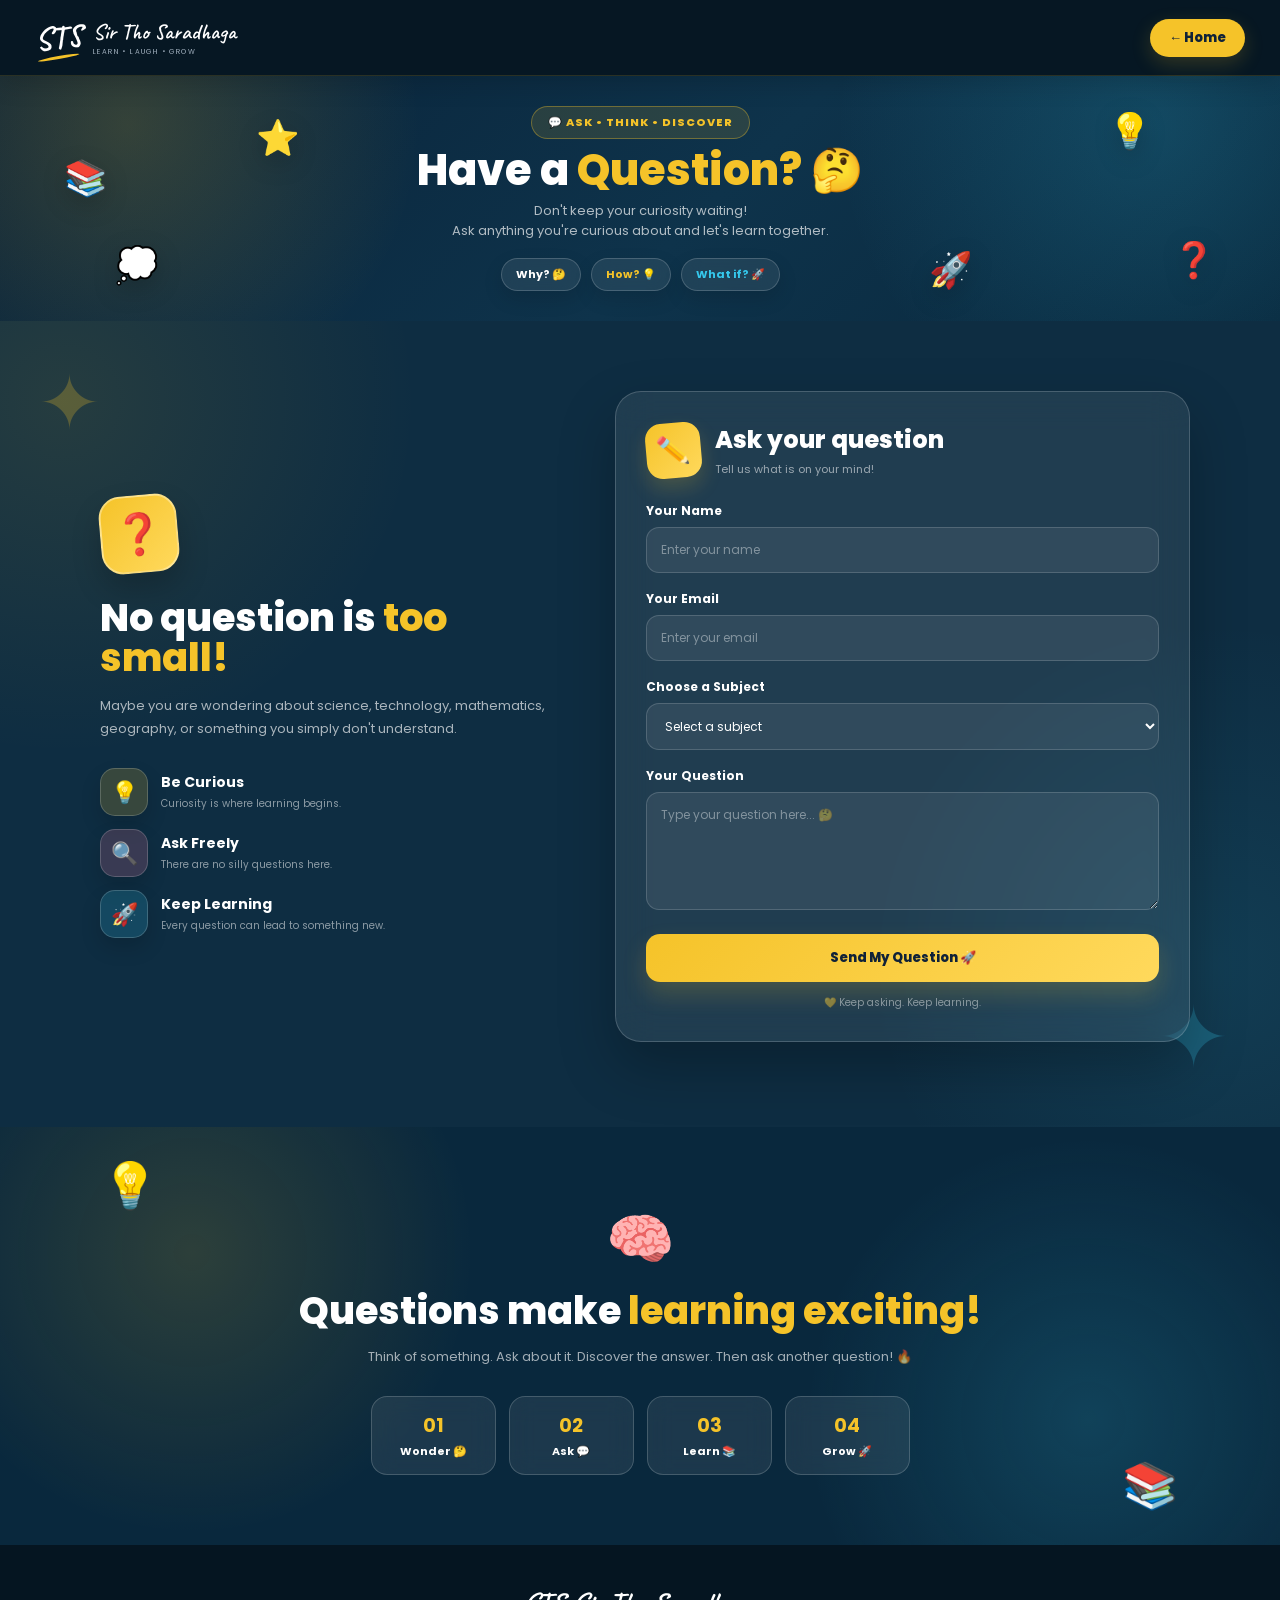
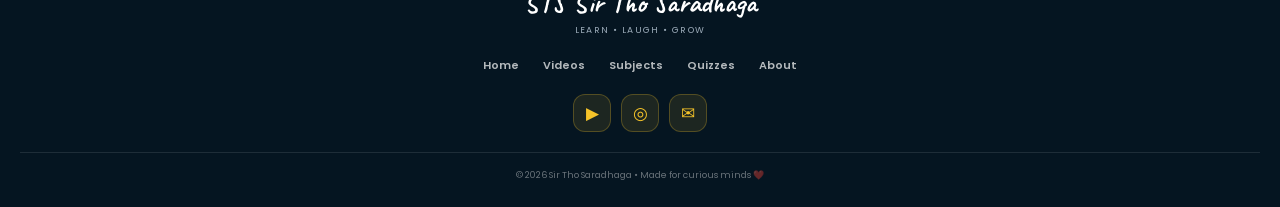
<file: ask-question.html>
<!DOCTYPE html>
<html lang="en">

<head>

    <meta charset="UTF-8">

    <meta
        name="viewport"
        content="width=device-width, initial-scale=1.0"
    >

    <title>Ask a Question | Sir Tho Saradhaga</title>


    <!-- GOOGLE FONTS -->

    <link rel="preconnect" href="https://fonts.googleapis.com">

    <link
        rel="preconnect"
        href="https://fonts.gstatic.com"
        crossorigin
    >

    <link
        href="https://fonts.googleapis.com/css2?family=Poppins:wght@400;500;600;700;800&family=Caveat:wght@600;700&display=swap"
        rel="stylesheet"
    >


    <style>

        /* =====================================================
           RESET
        ===================================================== */

        * {
            margin: 0;
            padding: 0;
            box-sizing: border-box;
        }


        html {
            scroll-behavior: smooth;
        }


        body {
            font-family: "Poppins", sans-serif;

            background: #071c2b;

            color: #102238;

            overflow-x: hidden;
        }


        a {
            text-decoration: none;
        }



        /* =====================================================
           TOP BAR
        ===================================================== */

        .top-bar {

            height: 76px;

            width: 100%;

            padding: 0 35px;

            display: flex;

            align-items: center;

            justify-content: space-between;

            background:
                rgba(7, 23, 36, 0.97);

            border-bottom:
                1px solid
                rgba(245,195,41,.15);

            box-shadow:
                0 8px 25px
                rgba(0,0,0,.15);

            position: relative;

            z-index: 50;
        }



        /* =====================================================
           LOGO
           SAME STYLE AS HOME PAGE
        ===================================================== */

        .logo {

            display: flex;

            align-items: center;

            gap: 10px;

            flex-shrink: 0;
        }


        .logo-mark {

            position: relative;

            width: 48px;

            color: #ffffff;

            font-family: "Caveat", cursive;

            font-size: 32px;

            font-weight: 700;

            line-height: 1;

            transform: rotate(-5deg);
        }


        .logo-mark::after {

            content: "";

            position: absolute;

            left: 1px;

            bottom: -5px;

            width: 42px;

            height: 3px;

            background: #f5c329;

            border-radius: 50%;

            transform: rotate(-5deg);
        }


        .logo-text {

            display: flex;

            flex-direction: column;

            gap: 1px;
        }


        .logo-text strong {

            color: #ffffff;

            font-family: "Caveat", cursive;

            font-size: 22px;

            font-weight: 600;
        }


        .logo-text span {

            color: #9baab8;

            font-size: 7px;

            letter-spacing: 1.4px;
        }



        /* =====================================================
           HOME BUTTON
        ===================================================== */

        .home-button {

            background: #f5c329;

            color: #102238;

            padding: 9px 19px;

            border-radius: 25px;

            font-size: 13px;

            font-weight: 800;

            transition: .25s;

            box-shadow:
                0 7px 20px
                rgba(245,195,41,.18);
        }


        .home-button:hover {

            transform:
                translateY(-3px);

            background: #ffd95c;

            box-shadow:
                0 12px 25px
                rgba(245,195,41,.25);
        }



        /* =====================================================
           HERO
           SAME SIZE STYLE AS SUBJECTS PAGE
        ===================================================== */

        .question-hero {

            position: relative;

            overflow: hidden;

            min-height: 245px;

            display: flex;

            align-items: center;

            justify-content: center;

            text-align: center;

            background:

                radial-gradient(
                    circle at 10% 20%,
                    rgba(245,195,41,.18),
                    transparent 25%
                ),

                radial-gradient(
                    circle at 90% 20%,
                    rgba(53,200,237,.18),
                    transparent 27%
                ),

                linear-gradient(
                    135deg,
                    #092238,
                    #0e334b 55%,
                    #09283d
                );
        }



        /* =====================================================
           HERO FLOATING ANIMATIONS
        ===================================================== */

        .floating-item {

            position: absolute;

            z-index: 2;

            font-size: 35px;

            pointer-events: none;

            filter:
                drop-shadow(
                    0 8px 12px
                    rgba(0,0,0,.18)
                );

            animation:
                floatAround 4s
                ease-in-out infinite;
        }


        .item-one {

            left: 9%;

            bottom: 30px;
        }


        .item-two {

            right: 10%;

            top: 28px;

            animation-delay: .6s;
        }


        .item-three {

            left: 20%;

            top: 35px;

            animation-delay: 1s;
        }


        .item-four {

            right: 5%;

            bottom: 35px;

            animation-delay: 1.4s;
        }


        .item-five {

            left: 5%;

            top: 75px;

            animation-delay: 1.8s;
        }


        .item-six {

            right: 24%;

            bottom: 25px;

            animation-delay: 2s;
        }


        @keyframes floatAround {

            0%,
            100% {

                transform:
                    translateY(0)
                    rotate(-5deg);
            }

            50% {

                transform:
                    translateY(-15px)
                    rotate(7deg);
            }
        }



        /* =====================================================
           HERO INNER
        ===================================================== */

        .hero-inner {

            position: relative;

            z-index: 5;

            padding: 30px 20px;

            max-width: 750px;
        }


        .question-badge {

            display: inline-block;

            background:
                rgba(245,195,41,.12);

            color: #f5c329;

            padding: 7px 16px;

            border:
                1px solid
                rgba(245,195,41,.35);

            border-radius: 30px;

            font-size: 11px;

            font-weight: 800;

            letter-spacing: 1px;

            margin-bottom: 10px;

            animation:
                badgePulse 3s
                ease-in-out infinite;
        }


        @keyframes badgePulse {

            0%,
            100% {

                transform:
                    translateY(0);
            }

            50% {

                transform:
                    translateY(-3px);
            }
        }


        .question-hero h1 {

            font-size: 43px;

            line-height: 1;

            font-weight: 800;

            color: #ffffff;

            margin-bottom: 9px;
        }


        .question-hero h1 span {

            color: #f5c329;
        }


        .question-hero p {

            max-width: 560px;

            margin: auto;

            color:
                rgba(255,255,255,.68);

            font-size: 13px;

            line-height: 1.5;
        }



        /* =====================================================
           QUESTION CLOUD
        ===================================================== */

        .question-cloud {

            display: flex;

            justify-content: center;

            gap: 10px;

            flex-wrap: wrap;

            margin-top: 18px;
        }


        .question-cloud span {

            padding: 7px 14px;

            border-radius: 30px;

            background:
                rgba(255,255,255,.08);

            border:
                1px solid
                rgba(255,255,255,.18);

            color: #ffffff;

            backdrop-filter:
                blur(10px);

            box-shadow:
                0 8px 20px
                rgba(0,0,0,.12);

            font-size: 11px;

            font-weight: 700;

            animation:
                cloudFloat 3s
                ease-in-out infinite;
        }


        .question-cloud span:nth-child(2) {

            animation-delay: .5s;

            color: #f5c329;
        }


        .question-cloud span:nth-child(3) {

            animation-delay: 1s;

            color: #35c8ed;
        }


        @keyframes cloudFloat {

            0%,
            100% {

                transform:
                    translateY(0);
            }

            50% {

                transform:
                    translateY(-6px);
            }
        }



        /* =====================================================
           MAIN QUESTION SECTION
        ===================================================== */

        .question-section {

            padding:
                70px 20px 85px;

            position: relative;

            overflow: hidden;

            background:

                radial-gradient(
                    circle at 5% 10%,
                    rgba(245,195,41,.10),
                    transparent 25%
                ),

                radial-gradient(
                    circle at 95% 80%,
                    rgba(53,200,237,.10),
                    transparent 25%
                ),

                #0e2d42;
        }


        .question-section::before {

            content: "✦";

            position: absolute;

            left: 3%;

            top: 25px;

            color: #f5c329;

            font-size: 75px;

            opacity: .25;

            animation:
                starFloat 4s
                ease-in-out infinite;
        }


        .question-section::after {

            content: "✦";

            position: absolute;

            right: 4%;

            bottom: 25px;

            color: #35c8ed;

            font-size: 85px;

            opacity: .25;

            animation:
                starFloat 5s
                ease-in-out infinite
                reverse;
        }


        @keyframes starFloat {

            0%,
            100% {

                transform:
                    translateY(0)
                    rotate(0);
            }

            50% {

                transform:
                    translateY(-15px)
                    rotate(15deg);
            }
        }



        /* =====================================================
           LAYOUT
        ===================================================== */

        .question-layout {

            max-width: 1100px;

            margin: auto;

            display: grid;

            grid-template-columns:
                .9fr 1.1fr;

            gap: 55px;

            align-items: center;

            position: relative;

            z-index: 5;
        }



        /* =====================================================
           LEFT SIDE
        ===================================================== */

        .question-info {

            padding: 10px;
        }


        .big-question {

            width: 78px;

            height: 78px;

            display: flex;

            align-items: center;

            justify-content: center;

            font-size: 40px;

            background:
                linear-gradient(
                    135deg,
                    #f5c329,
                    #ffd95c
                );

            border:
                2px solid
                rgba(255,255,255,.35);

            border-radius: 22px;

            box-shadow:
                0 15px 30px
                rgba(0,0,0,.20);

            transform:
                rotate(-5deg);

            animation:
                questionBounce 3s
                ease-in-out infinite;
        }


        @keyframes questionBounce {

            0%,
            100% {

                transform:
                    rotate(-5deg)
                    translateY(0);
            }

            50% {

                transform:
                    rotate(4deg)
                    translateY(-8px);
            }
        }


        .question-info h2 {

            margin-top: 25px;

            font-size: 38px;

            line-height: 1.05;

            font-weight: 800;

            color: #ffffff;
        }


        .question-info h2 span {

            color: #f5c329;
        }


        .question-info > p {

            margin-top: 16px;

            line-height: 1.8;

            color:
                rgba(255,255,255,.65);

            max-width: 470px;

            font-size: 13px;
        }



        /* =====================================================
           IDEA LIST
        ===================================================== */

        .idea-list {

            margin-top: 28px;

            display: flex;

            flex-direction: column;

            gap: 13px;
        }


        .idea {

            display: flex;

            align-items: center;

            gap: 13px;
        }


        .idea-icon {

            width: 48px;

            height: 48px;

            flex-shrink: 0;

            display: flex;

            align-items: center;

            justify-content: center;

            border-radius: 15px;

            background:
                rgba(255,255,255,.08);

            border:
                1px solid
                rgba(255,255,255,.18);

            font-size: 22px;

            box-shadow:
                0 10px 20px
                rgba(0,0,0,.15);

            transition:
                transform .3s ease;
        }


        .idea:hover .idea-icon {

            transform:
                scale(1.1)
                rotate(5deg);
        }


        .idea-icon.yellow {

            background:
                rgba(245,195,41,.18);
        }


        .idea-icon.pink {

            background:
                rgba(255,125,160,.18);
        }


        .idea-icon.blue {

            background:
                rgba(53,200,237,.18);
        }


        .idea strong {

            display: block;

            font-size: 14px;

            color: #ffffff;
        }


        .idea small {

            display: block;

            margin-top: 3px;

            color:
                rgba(255,255,255,.52);

            font-size: 10px;
        }



        /* =====================================================
           QUESTION CARD
        ===================================================== */

        .question-card {

            position: relative;

            background:
                rgba(255,255,255,.08);

            border:
                1px solid
                rgba(255,255,255,.18);

            border-radius: 26px;

            padding: 30px;

            backdrop-filter:
                blur(18px);

            -webkit-backdrop-filter:
                blur(18px);

            box-shadow:
                0 25px 55px
                rgba(0,0,0,.25);

            transition:
                transform .3s ease,
                box-shadow .3s ease;
        }


        .question-card:hover {

            transform:
                translateY(-5px);

            box-shadow:
                0 30px 65px
                rgba(0,0,0,.30);
        }



        /* =====================================================
           CARD TOP
        ===================================================== */

        .card-top {

            display: flex;

            align-items: center;

            gap: 14px;

            margin-bottom: 24px;
        }


        .mini-icon {

            width: 55px;

            height: 55px;

            display: flex;

            align-items: center;

            justify-content: center;

            background:
                linear-gradient(
                    135deg,
                    #f5c329,
                    #ffd95c
                );

            border-radius: 16px;

            font-size: 27px;

            box-shadow:
                0 10px 20px
                rgba(245,195,41,.18);

            transform:
                rotate(-5deg);

            animation:
                pencilFloat 3s
                ease-in-out infinite;
        }


        @keyframes pencilFloat {

            0%,
            100% {

                transform:
                    rotate(-5deg)
                    translateY(0);
            }

            50% {

                transform:
                    rotate(5deg)
                    translateY(-5px);
            }
        }


        .card-top h2 {

            font-size: 24px;

            color: #ffffff;

            font-weight: 800;
        }


        .card-top p {

            margin-top: 4px;

            color:
                rgba(255,255,255,.55);

            font-size: 11px;
        }



        /* =====================================================
           FORM
        ===================================================== */

        .form-group {

            margin-bottom: 17px;
        }


        .form-group label {

            display: block;

            margin-bottom: 7px;

            font-size: 12px;

            font-weight: 700;

            color: #ffffff;
        }


        .form-group input,
        .form-group select,
        .form-group textarea {

            width: 100%;

            border:
                1px solid
                rgba(255,255,255,.16);

            border-radius: 13px;

            padding: 13px 14px;

            font-family:
                "Poppins",
                sans-serif;

            font-size: 12px;

            color: #ffffff;

            background:
                rgba(255,255,255,.07);

            outline: none;

            transition:
                .25s;
        }


        .form-group select option {

            background: #102b40;

            color: #ffffff;
        }


        .form-group textarea {

            resize: vertical;

            min-height: 115px;
        }


        .form-group input::placeholder,
        .form-group textarea::placeholder {

            color:
                rgba(255,255,255,.40);
        }


        .form-group input:focus,
        .form-group select:focus,
        .form-group textarea:focus {

            border-color:
                #f5c329;

            background:
                rgba(255,255,255,.10);

            box-shadow:
                0 0 0 3px
                rgba(245,195,41,.10);

            transform:
                translateY(-2px);
        }



        /* =====================================================
           SUBMIT BUTTON
        ===================================================== */

        .submit-button {

            width: 100%;

            border: none;

            border-radius: 14px;

            padding: 14px;

            background:
                linear-gradient(
                    135deg,
                    #f5c329,
                    #ffd95c
                );

            color: #102238;

            font-family:
                "Poppins",
                sans-serif;

            font-size: 13px;

            font-weight: 800;

            cursor: pointer;

            box-shadow:
                0 12px 25px
                rgba(245,195,41,.18);

            transition:
                .25s;
        }


        .submit-button:hover {

            transform:
                translateY(-4px);

            box-shadow:
                0 18px 32px
                rgba(245,195,41,.28);
        }


        .submit-button:active {

            transform:
                translateY(0);
        }


        .form-note {

            text-align: center;

            margin-top: 13px;

            font-size: 10px;

            color:
                rgba(255,255,255,.45);
        }



        /* =====================================================
           SUCCESS MESSAGE
        ===================================================== */

        .success-message {

            display: none;

            text-align: center;

            padding: 30px 10px;
        }


        .success-icon {

            width: 82px;

            height: 82px;

            margin: auto;

            display: flex;

            align-items: center;

            justify-content: center;

            background:
                linear-gradient(
                    135deg,
                    #f5c329,
                    #ffd95c
                );

            border-radius: 50%;

            font-size: 40px;

            box-shadow:
                0 15px 30px
                rgba(245,195,41,.18);

            animation:
                successPop .6s ease;
        }


        @keyframes successPop {

            0% {

                transform:
                    scale(0);
            }

            70% {

                transform:
                    scale(1.15);
            }

            100% {

                transform:
                    scale(1);
            }
        }


        .success-message h3 {

            margin-top: 18px;

            font-size: 28px;

            color: #ffffff;

            font-weight: 800;
        }


        .success-message p {

            margin:
                10px auto 20px;

            max-width: 350px;

            color:
                rgba(255,255,255,.60);

            line-height: 1.6;

            font-size: 12px;
        }


        .success-message button {

            border: none;

            background: #f5c329;

            color: #102238;

            padding: 10px 20px;

            border-radius: 25px;

            font-weight: 800;

            cursor: pointer;

            box-shadow:
                0 8px 20px
                rgba(245,195,41,.18);

            transition:
                .25s;
        }


        .success-message button:hover {

            transform:
                translateY(-3px);

            background: #ffd95c;
        }



        /* =====================================================
           CURIOSITY SECTION
        ===================================================== */

        .curiosity-section {

            padding:
                70px 20px;

            background:

                radial-gradient(
                    circle at 15% 30%,
                    rgba(245,195,41,.15),
                    transparent 25%
                ),

                radial-gradient(
                    circle at 85% 70%,
                    rgba(53,200,237,.16),
                    transparent 25%
                ),

                #09283d;

            text-align: center;

            overflow: hidden;

            position: relative;
        }


        .curiosity-section::before {

            content: "💡";

            position: absolute;

            left: 8%;

            top: 25px;

            font-size: 45px;

            animation:
                floatAround 4s
                ease-in-out infinite;
        }


        .curiosity-section::after {

            content: "📚";

            position: absolute;

            right: 8%;

            bottom: 25px;

            font-size: 45px;

            animation:
                floatAround 4.5s
                ease-in-out infinite
                reverse;
        }


        .curiosity-content {

            max-width: 850px;

            margin: auto;

            position: relative;

            z-index: 2;
        }


        .curiosity-emoji {

            font-size: 55px;

            animation:
                brainBounce 2s
                ease-in-out infinite;
        }


        @keyframes brainBounce {

            0%,
            100% {

                transform:
                    translateY(0);
            }

            50% {

                transform:
                    translateY(-10px);
            }
        }


        .curiosity-section h2 {

            margin-top: 12px;

            font-size: 38px;

            line-height: 1;

            color: #ffffff;

            font-weight: 800;
        }


        .curiosity-section h2 span {

            color: #f5c329;
        }


        .curiosity-section p {

            max-width: 650px;

            margin:
                16px auto;

            line-height: 1.7;

            color:
                rgba(255,255,255,.62);

            font-size: 13px;
        }



        /* =====================================================
           QUESTION STEPS
        ===================================================== */

        .question-steps {

            display: flex;

            justify-content: center;

            gap: 13px;

            flex-wrap: wrap;

            margin-top: 28px;
        }


        .question-steps div {

            min-width: 125px;

            padding: 14px;

            background:
                rgba(255,255,255,.08);

            border:
                1px solid
                rgba(255,255,255,.18);

            border-radius: 16px;

            backdrop-filter:
                blur(12px);

            transition:
                .25s;
        }


        .question-steps div:hover {

            transform:
                translateY(-6px)
                rotate(-2deg);

            background:
                rgba(245,195,41,.12);
        }


        .question-steps strong {

            display: block;

            font-size: 19px;

            color: #f5c329;
        }


        .question-steps span {

            display: block;

            margin-top: 3px;

            color: #ffffff;

            font-weight: 700;

            font-size: 11px;
        }



        /* =====================================================
           FOOTER
        ===================================================== */

        .question-footer {

            padding:
                40px 20px 25px;

            background: #051521;

            color: white;

            text-align: center;
        }


        .footer-logo {

            display: inline-flex;

            align-items: center;

            gap: 8px;

            color: #ffffff;

            font-family: "Caveat", cursive;

            font-size: 28px;

            font-weight: 700;
        }


        .footer-logo-mark {

            color: #ffffff;

            font-size: 28px;
        }


        .question-footer > p {

            margin-top: 4px;

            color:
                #9baab8;

            font-size: 9px;

            letter-spacing: 1.4px;
        }


        .footer-links {

            display: flex;

            justify-content: center;

            gap: 24px;

            margin: 20px 0;

            flex-wrap: wrap;
        }


        .footer-links a {

            color:
                rgba(255,255,255,.70);

            font-size: 11px;

            font-weight: 600;

            transition:
                .25s;
        }


        .footer-links a:hover {

            color: #f5c329;

            transform:
                translateY(-2px);
        }


        .footer-social {

            display: flex;

            justify-content: center;

            gap: 10px;
        }


        .footer-social a {

            width: 38px;

            height: 38px;

            display: flex;

            align-items: center;

            justify-content: center;

            border-radius: 12px;

            background:
                rgba(245,195,41,.10);

            color: #f5c329;

            font-size: 17px;

            border:
                1px solid
                rgba(245,195,41,.25);

            transition:
                .25s;
        }


        .footer-social a:hover {

            transform:
                translateY(-5px);

            background:
                rgba(245,195,41,.18);
        }


        .copyright {

            margin-top: 20px;

            padding-top: 16px;

            border-top:
                1px solid
                rgba(255,255,255,.10);

            color:
                rgba(255,255,255,.40);

            font-size: 9px;
        }



        /* =====================================================
           RESPONSIVE
        ===================================================== */

        @media (max-width: 850px) {

            .question-layout {

                grid-template-columns: 1fr;

                gap: 40px;
            }


            .question-info {

                text-align: center;
            }


            .big-question {

                margin: auto;
            }


            .question-info > p {

                margin-left: auto;

                margin-right: auto;
            }


            .idea {

                justify-content: center;

                text-align: left;
            }

        }



        @media (max-width: 600px) {

            .top-bar {

                padding:
                    0 18px;
            }


            .logo-mark {

                font-size: 28px;

                width: 42px;
            }


            .logo-text strong {

                font-size: 19px;
            }


            .home-button {

                padding:
                    8px 14px;

                font-size: 11px;
            }


            .question-hero {

                min-height: 220px;
            }


            .question-hero h1 {

                font-size: 36px;
            }


            .question-hero p {

                font-size: 12px;
            }


            .floating-item {

                font-size: 27px;
            }


            .question-section {

                padding:
                    55px 18px;
            }


            .question-info h2 {

                font-size: 34px;
            }


            .question-card {

                padding: 22px;

                border-radius: 22px;
            }


            .curiosity-section {

                padding:
                    60px 20px;
            }


            .curiosity-section h2 {

                font-size: 32px;
            }

        }



        @media (max-width: 400px) {

            .logo-text span {

                display: none;
            }


            .question-cloud span {

                padding:
                    6px 11px;

                font-size: 10px;
            }


            .question-card {

                padding: 18px;
            }


            .card-top h2 {

                font-size: 21px;
            }

        }

    </style>

</head>


<body>



    <!-- =====================================================
         TOP BAR
    ===================================================== -->

    <header class="top-bar">


        <a
            href="index.html"
            class="logo"
        >

            <div class="logo-mark">
                STS
            </div>

            <div class="logo-text">

                <strong>
                    Sir Tho Saradhaga
                </strong>

                <span>
                    LEARN • LAUGH • GROW
                </span>

            </div>

        </a>


        <a
            href="index.html"
            class="home-button"
        >
            ← Home
        </a>


    </header>



    <!-- =====================================================
         HERO
    ===================================================== -->

    <section class="question-hero">


        <!-- FLOATING ANIMATIONS -->

        <div class="floating-item item-one">
            💭
        </div>

        <div class="floating-item item-two">
            💡
        </div>

        <div class="floating-item item-three">
            ⭐
        </div>

        <div class="floating-item item-four">
            ❓
        </div>

        <div class="floating-item item-five">
            📚
        </div>

        <div class="floating-item item-six">
            🚀
        </div>



        <div class="hero-inner">


            <div class="question-badge">
                💬 ASK • THINK • DISCOVER
            </div>


            <h1>

                Have a
                <span>Question?</span>

                🤔

            </h1>


            <p>

                Don't keep your curiosity waiting!

                <br>

                Ask anything you're curious about
                and let's learn together.

            </p>


            <div class="question-cloud">

                <span>
                    Why? 🤔
                </span>

                <span>
                    How? 💡
                </span>

                <span>
                    What if? 🚀
                </span>

            </div>


        </div>

    </section>



    <!-- =====================================================
         MAIN QUESTION AREA
    ===================================================== -->

    <section class="question-section">


        <div class="question-layout">


            <!-- =================================================
                 LEFT SIDE
            ================================================= -->

            <div class="question-info">


                <div class="big-question">
                    ❓
                </div>


                <h2>

                    No question is
                    <span>too small!</span>

                </h2>


                <p>

                    Maybe you are wondering about science,
                    technology, mathematics, geography,
                    or something you simply don't understand.

                </p>


                <div class="idea-list">


                    <div class="idea">

                        <div class="idea-icon yellow">
                            💡
                        </div>

                        <div>

                            <strong>
                                Be Curious
                            </strong>

                            <small>
                                Curiosity is where learning begins.
                            </small>

                        </div>

                    </div>



                    <div class="idea">

                        <div class="idea-icon pink">
                            🔍
                        </div>

                        <div>

                            <strong>
                                Ask Freely
                            </strong>

                            <small>
                                There are no silly questions here.
                            </small>

                        </div>

                    </div>



                    <div class="idea">

                        <div class="idea-icon blue">
                            🚀
                        </div>

                        <div>

                            <strong>
                                Keep Learning
                            </strong>

                            <small>
                                Every question can lead to something new.
                            </small>

                        </div>

                    </div>


                </div>


            </div>



            <!-- =================================================
                 RIGHT SIDE FORM
            ================================================= -->

            <div class="question-card">


                <div class="card-top">


                    <div class="mini-icon">
                        ✏️
                    </div>


                    <div>

                        <h2>
                            Ask your question
                        </h2>

                        <p>
                            Tell us what is on your mind!
                        </p>

                    </div>


                </div>



                <form id="questionForm">


                    <!-- NAME -->

                    <div class="form-group">

                        <label for="studentName">
                            Your Name
                        </label>

                        <input
                            type="text"
                            id="studentName"
                            placeholder="Enter your name"
                            required
                        >

                    </div>



                    <!-- EMAIL -->

                    <div class="form-group">

                        <label for="studentEmail">
                            Your Email
                        </label>

                        <input
                            type="email"
                            id="studentEmail"
                            placeholder="Enter your email"
                            required
                        >

                    </div>



                    <!-- SUBJECT -->

                    <div class="form-group">

                        <label for="questionSubject">
                            Choose a Subject
                        </label>

                        <select
                            id="questionSubject"
                            required
                        >

                            <option value="">
                                Select a subject
                            </option>

                            <option value="Science">
                                🔬 Science
                            </option>

                            <option value="Mathematics">
                                🧮 Mathematics
                            </option>

                            <option value="Biology">
                                🧬 Biology
                            </option>

                            <option value="English">
                                📖 English
                            </option>

                            <option value="Geography">
                                🗺️ Geography
                            </option>

                            <option value="Social Studies">
                                🌍 Social Studies
                            </option>

                            <option value="Civics">
                                🏛️ Civics
                            </option>

                            <option value="Technology">
                                💻 Technology
                            </option>

                            <option value="General">
                                🌈 General Question
                            </option>

                        </select>

                    </div>



                    <!-- QUESTION -->

                    <div class="form-group">

                        <label for="questionText">
                            Your Question
                        </label>

                        <textarea
                            id="questionText"
                            rows="5"
                            placeholder="Type your question here... 🤔"
                            required
                        ></textarea>

                    </div>



                    <!-- SUBMIT -->

                    <button
                        type="submit"
                        class="submit-button"
                    >

                        Send My Question 🚀

                    </button>


                    <p class="form-note">
                        💛 Keep asking. Keep learning.
                    </p>


                </form>



                <!-- SUCCESS MESSAGE -->

                <div
                    id="successMessage"
                    class="success-message"
                >

                    <div class="success-icon">
                        🎉
                    </div>


                    <h3>
                        Question Sent!
                    </h3>


                    <p>

                        Thanks for asking!

                        Your question has been received.

                        Keep being curious! 🌟

                    </p>


                    <button
                        type="button"
                        id="askAgain"
                    >
                        Ask Another Question
                    </button>


                </div>


            </div>


        </div>


    </section>



    <!-- =====================================================
         CURIOSITY SECTION
    ===================================================== -->

    <section class="curiosity-section">


        <div class="curiosity-content">


            <div class="curiosity-emoji">
                🧠
            </div>


            <h2>

                Questions make
                <span>learning exciting!</span>

            </h2>


            <p>

                Think of something.
                Ask about it.
                Discover the answer.
                Then ask another question! 🔥

            </p>



            <div class="question-steps">


                <div>

                    <strong>
                        01
                    </strong>

                    <span>
                        Wonder 🤔
                    </span>

                </div>


                <div>

                    <strong>
                        02
                    </strong>

                    <span>
                        Ask 💬
                    </span>

                </div>


                <div>

                    <strong>
                        03
                    </strong>

                    <span>
                        Learn 📚
                    </span>

                </div>


                <div>

                    <strong>
                        04
                    </strong>

                    <span>
                        Grow 🚀
                    </span>

                </div>


            </div>


        </div>


    </section>



    <!-- =====================================================
         FOOTER
    ===================================================== -->

    <footer class="question-footer">


        <div class="footer-logo">

            <span class="footer-logo-mark">
                STS
            </span>

            Sir Tho Saradhaga

        </div>


        <p>
            LEARN • LAUGH • GROW
        </p>



        <div class="footer-links">

            <a href="index.html">
                Home
            </a>

            <a href="videos.html">
                Videos
            </a>

            <a href="subjects.html">
                Subjects
            </a>

            <a href="quiz.html">
                Quizzes
            </a>

            <a href="about.html">
                About
            </a>

        </div>



        <div class="footer-social">

            <a
                href="YOUR_YOUTUBE_LINK"
                target="_blank"
                rel="noopener noreferrer"
            >
                ▶
            </a>


            <a
                href="YOUR_INSTAGRAM_LINK"
                target="_blank"
                rel="noopener noreferrer"
            >
                ◎
            </a>


            <a href="mailto:YOUR_EMAIL@gmail.com">
                ✉
            </a>

        </div>



        <div class="copyright">

            © 2026 Sir Tho Saradhaga
            • Made for curious minds ❤️

        </div>


    </footer>



    <!-- =====================================================
         JAVASCRIPT
    ===================================================== -->

    <script>

        const form =
            document.getElementById(
                "questionForm"
            );


        const successMessage =
            document.getElementById(
                "successMessage"
            );


        const askAgain =
            document.getElementById(
                "askAgain"
            );



        /* =========================================
           FORM SUBMIT
        ========================================= */

        form.addEventListener(
            "submit",
            function(event) {

                event.preventDefault();


                form.style.display =
                    "none";


                successMessage.style.display =
                    "block";

            }
        );



        /* =========================================
           ASK ANOTHER QUESTION
        ========================================= */

        askAgain.addEventListener(
            "click",
            function() {

                successMessage.style.display =
                    "none";


                form.style.display =
                    "block";


                form.reset();

            }
        );

    </script>


</body>

</html>
</file>
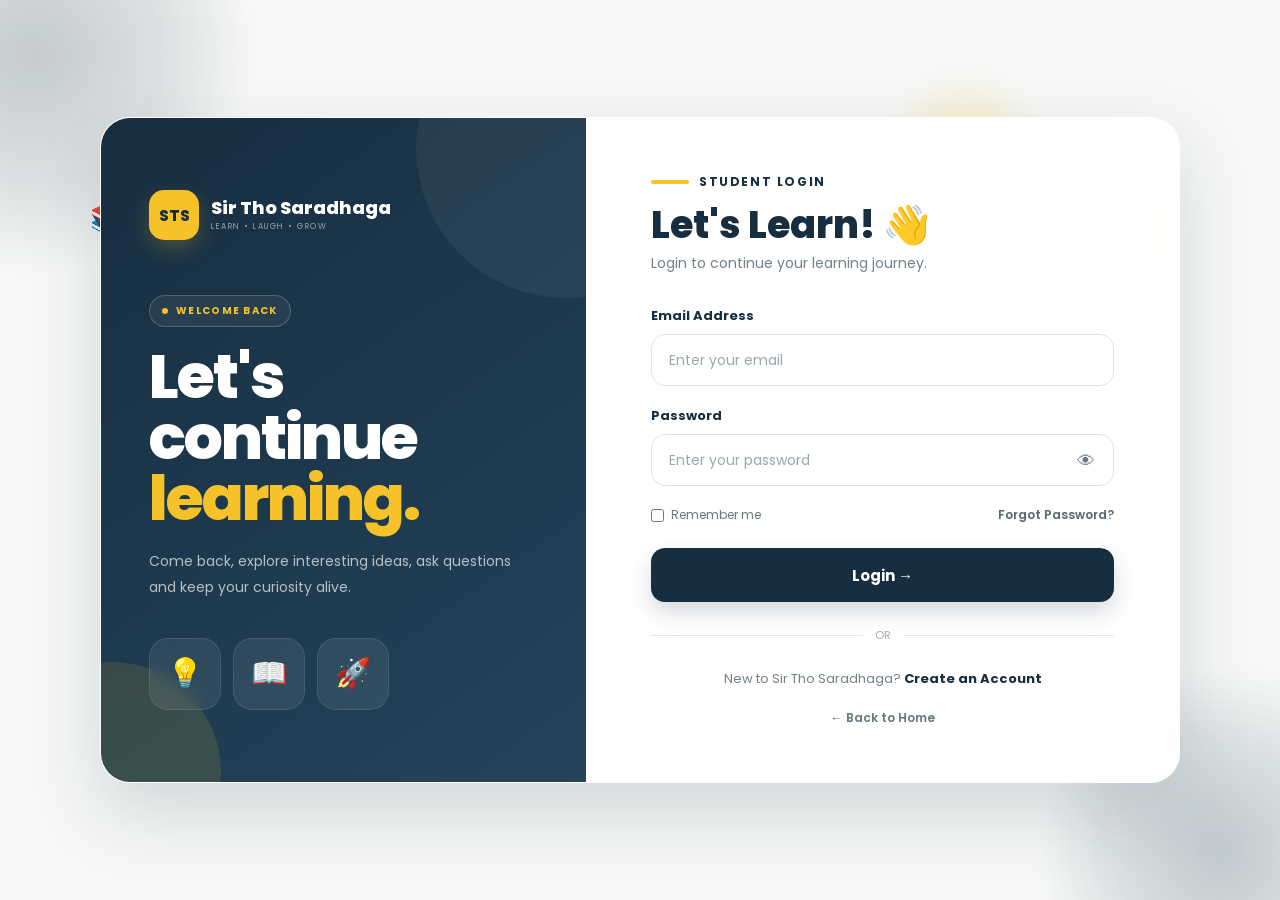
<file: login.html>
<!DOCTYPE html>
<html lang="en">

<head>

    <meta charset="UTF-8">

    <meta name="viewport"
          content="width=device-width, initial-scale=1.0">

    <title>Login | Sir Tho Saradhaga</title>


    <!-- GOOGLE FONTS -->

    <link rel="preconnect"
          href="https://fonts.googleapis.com">

    <link rel="preconnect"
          href="https://fonts.gstatic.com"
          crossorigin>

    <link
        href="https://fonts.googleapis.com/css2?family=Caveat:wght@500;600;700&family=Poppins:wght@400;500;600;700;800&display=swap"
        rel="stylesheet">


    <style>

        /* =====================================================
           RESET
        ===================================================== */

        * {
            margin: 0;
            padding: 0;
            box-sizing: border-box;
        }


        html {
            scroll-behavior: smooth;
        }


        body {

            font-family: "Poppins", sans-serif;

            min-height: 100vh;

            background: #f6f8f7;

            color: #172d40;

            overflow-x: hidden;
        }


        a {
            text-decoration: none;
        }


        button,
        input {
            font-family: inherit;
        }



        /* =====================================================
           PAGE
        ===================================================== */

        .login-page {

            min-height: 100vh;

            position: relative;

            overflow: hidden;

            display: flex;

            align-items: center;

            justify-content: center;

            padding: 40px 25px;
        }



        /* =====================================================
           BACKGROUND BOUNCY EFFECTS
        ===================================================== */

        .bg-effect {

            position: absolute;

            border-radius: 50%;

            pointer-events: none;

            filter: blur(4px);

            z-index: 0;
        }


        .bg-one {

            width: 430px;
            height: 430px;

            left: -180px;
            top: -160px;

            background:
                radial-gradient(
                    circle,
                    rgba(23,45,64,0.22) 0%,
                    rgba(23,45,64,0.12) 40%,
                    transparent 72%
                );

            animation:
                loginBounceOne
                7s
                ease-in-out
                infinite;
        }


        .bg-two {

            width: 360px;
            height: 360px;

            right: -120px;
            bottom: -130px;

            background:
                radial-gradient(
                    circle,
                    rgba(23,60,80,0.25) 0%,
                    rgba(23,60,80,0.12) 42%,
                    transparent 72%
                );

            animation:
                loginBounceTwo
                8s
                ease-in-out
                infinite;
        }


        .bg-three {

            width: 170px;
            height: 170px;

            right: 18%;
            top: 8%;

            background:
                radial-gradient(
                    circle,
                    rgba(245,195,41,0.30),
                    rgba(245,195,41,0.07) 55%,
                    transparent 75%
                );

            animation:
                loginBounceThree
                6s
                ease-in-out
                infinite;
        }


        @keyframes loginBounceOne {

            0%,
            100% {
                transform:
                    translate(0,0)
                    scale(1);
            }

            50% {
                transform:
                    translate(110px,70px)
                    scale(1.12);
            }
        }


        @keyframes loginBounceTwo {

            0%,
            100% {
                transform:
                    translate(0,0)
                    scale(1);
            }

            50% {
                transform:
                    translate(-100px,-70px)
                    scale(1.12);
            }
        }


        @keyframes loginBounceThree {

            0%,
            100% {
                transform:
                    translate(0,0)
                    scale(1);
            }

            50% {
                transform:
                    translate(-50px,55px)
                    scale(1.2);
            }
        }



        /* =====================================================
           FLOATING DECORATIONS
        ===================================================== */

        .floating {

            position: absolute;

            z-index: 1;

            font-size: 30px;

            pointer-events: none;

            animation:
                floatingObject
                4s
                ease-in-out
                infinite;
        }


        .float-book {

            left: 7%;
            top: 22%;
        }


        .float-bulb {

            right: 8%;
            top: 24%;

            animation-delay:
                1s;
        }


        .float-star {

            left: 9%;
            bottom: 20%;

            animation-delay:
                1.5s;
        }


        .float-pencil {

            right: 9%;
            bottom: 18%;

            animation-delay:
                2s;
        }


        @keyframes floatingObject {

            0%,
            100% {
                transform:
                    translateY(0)
                    rotate(-5deg);
            }

            50% {
                transform:
                    translateY(-14px)
                    rotate(5deg);
            }
        }



        /* =====================================================
           LOGIN CARD
        ===================================================== */

        .login-card {

            position: relative;

            z-index: 5;

            width: 100%;

            max-width: 1080px;

            min-height: 610px;

            display: grid;

            grid-template-columns:
                45% 55%;

            overflow: hidden;

            border-radius: 30px;

            background:
                rgba(255,255,255,0.82);

            border:
                1px solid rgba(255,255,255,0.95);

            box-shadow:
                0 30px 70px rgba(23,45,64,0.16);

            backdrop-filter:
                blur(18px);

            -webkit-backdrop-filter:
                blur(18px);
        }



        /* =====================================================
           LEFT SIDE
        ===================================================== */

        .login-left {

            position: relative;

            overflow: hidden;

            padding:
                55px 48px;

            display: flex;

            flex-direction: column;

            justify-content: center;

            background:
                linear-gradient(
                    145deg,
                    #172d40,
                    #23445a
                );

            color: white;
        }


        /* LEFT DECORATION */

        .login-left::before {

            content: "";

            position: absolute;

            width: 300px;
            height: 300px;

            border-radius: 50%;

            right: -130px;
            top: -120px;

            background:
                rgba(255,255,255,0.055);

            animation:
                leftCircle
                7s
                ease-in-out
                infinite;
        }


        .login-left::after {

            content: "";

            position: absolute;

            width: 220px;
            height: 220px;

            border-radius: 50%;

            left: -100px;
            bottom: -100px;

            background:
                rgba(245,195,41,0.12);

            animation:
                leftCircleTwo
                8s
                ease-in-out
                infinite;
        }


        @keyframes leftCircle {

            0%,
            100% {
                transform:
                    translate(0,0);
            }

            50% {
                transform:
                    translate(-45px,60px);
            }
        }


        @keyframes leftCircleTwo {

            0%,
            100% {
                transform:
                    translate(0,0);
            }

            50% {
                transform:
                    translate(60px,-45px);
            }
        }



        /* =====================================================
           LOGO
        ===================================================== */

        .login-logo {

            position: relative;

            z-index: 2;

            display: flex;

            align-items: center;

            gap: 12px;

            margin-bottom: 55px;
        }


        .login-logo-mark {

            width: 50px;
            height: 50px;

            display: flex;

            align-items: center;
            justify-content: center;

            border-radius: 15px;

            background:
                #f5c329;

            color:
                #172d40;

            font-size: 15px;

            font-weight: 800;

            box-shadow:
                0 8px 20px rgba(245,195,41,0.22);
        }


        .login-logo-text {

            display: flex;

            flex-direction: column;
        }


        .login-logo-text strong {

            font-size: 18px;

            font-weight: 800;

            line-height: 1.1;
        }


        .login-logo-text span {

            margin-top: 3px;

            font-size: 8px;

            letter-spacing: 1.5px;

            color:
                rgba(255,255,255,0.55);
        }



        /* =====================================================
           LEFT CONTENT
        ===================================================== */

        .login-left-content {

            position: relative;

            z-index: 2;
        }


        .left-small-label {

            display: inline-flex;

            align-items: center;

            gap: 8px;

            padding:
                7px 12px;

            margin-bottom: 20px;

            border:
                1px solid rgba(255,255,255,0.20);

            border-radius: 30px;

            background:
                rgba(255,255,255,0.06);

            color:
                #f5c329;

            font-size: 10px;

            font-weight: 700;

            letter-spacing: 1.3px;
        }


        .left-small-label span {

            width: 6px;
            height: 6px;

            border-radius: 50%;

            background:
                #f5c329;
        }


        .login-left h1 {

            max-width: 420px;

            margin-bottom: 20px;

            font-size:
                clamp(42px,5vw,62px);

            line-height:
                0.98;

            letter-spacing:
                -2px;

            font-weight: 800;
        }


        .login-left h1 span {

            color:
                #f5c329;
        }


        .login-left-description {

            max-width: 400px;

            color:
                rgba(255,255,255,0.68);

            font-size: 14px;

            line-height: 1.8;
        }



        /* =====================================================
           LEARNING ITEMS
        ===================================================== */

        .learning-items {

            position: relative;

            z-index: 2;

            display: flex;

            gap: 12px;

            margin-top: 38px;
        }


        .learning-item {

            width: 72px;
            height: 72px;

            display: flex;

            align-items: center;

            justify-content: center;

            border-radius: 19px;

            background:
                rgba(255,255,255,0.08);

            border:
                1px solid rgba(255,255,255,0.10);

            backdrop-filter:
                blur(8px);

            font-size: 29px;

            transition:
                0.3s ease;
        }


        .learning-item:hover {

            transform:
                translateY(-6px);

            background:
                rgba(245,195,41,0.15);

            border-color:
                rgba(245,195,41,0.30);
        }



        /* =====================================================
           RIGHT SIDE
        ===================================================== */

        .login-right {

            padding:
                55px 65px;

            display: flex;

            flex-direction: column;

            justify-content: center;

            background:
                rgba(255,255,255,0.72);
        }


        .login-right-label {

            display: flex;

            align-items: center;

            gap: 10px;

            margin-bottom: 13px;

            color:
                #172d40;

            font-size: 12px;

            font-weight: 700;

            letter-spacing: 1.6px;
        }


        .login-right-label span {

            width: 38px;

            height: 4px;

            border-radius: 10px;

            background:
                #f5c329;
        }


        .login-right h2 {

            margin-bottom: 8px;

            color:
                #172d40;

            font-size: 38px;

            line-height: 1.1;

            font-weight: 800;
        }


        .login-subtitle {

            margin-bottom: 32px;

            color:
                #71808a;

            font-size: 14px;
        }



        /* =====================================================
           FORM
        ===================================================== */

        .form-group {

            margin-bottom: 20px;
        }


        .form-group label {

            display: block;

            margin-bottom: 8px;

            color:
                #172d40;

            font-size: 13px;

            font-weight: 700;
        }


        .input-wrapper {

            position: relative;
        }


        .form-group input {

            width: 100%;

            height: 52px;

            padding:
                0 17px;

            border:
                1.5px solid #dce3e6;

            border-radius:
                14px;

            outline:
                none;

            background:
                rgba(255,255,255,0.88);

            color:
                #172d40;

            font-size:
                14px;

            transition:
                0.25s ease;
        }


        .form-group input::placeholder {

            color:
                #9ba6ad;
        }


        .form-group input:focus {

            border-color:
                #f5c329;

            box-shadow:
                0 0 0 4px
                rgba(245,195,41,0.12);

            background:
                white;
        }



        /* =====================================================
           PASSWORD
        ===================================================== */

        .password-wrapper input {

            padding-right:
                52px;
        }


        .eye-btn {

            position: absolute;

            right: 10px;

            top: 50%;

            transform:
                translateY(-50%);

            width: 35px;
            height: 35px;

            display: flex;

            align-items: center;

            justify-content: center;

            border: none;

            background:
                transparent;

            cursor: pointer;

            color:
                #687781;

            font-size:
                18px;

            transition:
                0.2s ease;
        }


        .eye-btn:hover {

            color:
                #172d40;

            transform:
                translateY(-50%)
                scale(1.1);
        }



        /* =====================================================
           OPTIONS
        ===================================================== */

        .form-options {

            display: flex;

            justify-content:
                space-between;

            align-items:
                center;

            margin:
                3px 0 24px;

            font-size:
                12px;
        }


        .remember {

            display: flex;

            align-items:
                center;

            gap:
                7px;

            color:
                #69757d;

            cursor:
                pointer;
        }


        .remember input {

            accent-color:
                #f5c329;
        }


        .forgot {

            color:
                #526875;

            font-weight:
                600;

            transition:
                0.2s ease;
        }


        .forgot:hover {

            color:
                #172d40;
        }



        /* =====================================================
           LOGIN BUTTON
        ===================================================== */

        .login-submit {

            width: 100%;

            height: 54px;

            border: none;

            border-radius: 14px;

            background:
                #172d40;

            color:
                white;

            font-size:
                15px;

            font-weight:
                700;

            cursor:
                pointer;

            box-shadow:
                0 10px 22px
                rgba(23,45,64,0.18);

            transition:
                0.3s ease;
        }


        .login-submit:hover {

            transform:
                translateY(-3px);

            background:
                #f5c329;

            color:
                #172d40;

            box-shadow:
                0 14px 28px
                rgba(23,45,64,0.18);
        }



        /* =====================================================
           DIVIDER
        ===================================================== */

        .divider {

            display:
                flex;

            align-items:
                center;

            gap:
                12px;

            margin:
                25px 0;

            color:
                #a1aaaf;

            font-size:
                11px;
        }


        .divider::before,
        .divider::after {

            content:
                "";

            flex:
                1;

            height:
                1px;

            background:
                #e2e6e8;
        }



        /* =====================================================
           SIGN UP
        ===================================================== */

        .signup-text {

            text-align:
                center;

            color:
                #738089;

            font-size:
                13px;
        }


        .signup-text a {

            color:
                #172d40;

            font-weight:
                700;

            transition:
                0.2s ease;
        }


        .signup-text a:hover {

            color:
                #b58a00;
        }


        .back-home {

            display:
                block;

            width:
                fit-content;

            margin:
                20px auto 0;

            color:
                #667781;

            font-size:
                12px;

            font-weight:
                600;

            transition:
                0.2s ease;
        }


        .back-home:hover {

            color:
                #172d40;

            transform:
                translateX(-3px);
        }



        /* =====================================================
           RESPONSIVE
        ===================================================== */

        @media (max-width: 900px) {

            .login-card {

                grid-template-columns:
                    1fr;

                max-width:
                    550px;
            }


            .login-left {

                padding:
                    45px 40px;
            }


            .login-left h1 {

                font-size:
                    48px;
            }


            .login-right {

                padding:
                    45px 40px;
            }


            .float-book,
            .float-bulb,
            .float-star,
            .float-pencil {

                opacity:
                    0.45;
            }

        }



        @media (max-width: 600px) {

            .login-page {

                padding:
                    20px 15px;
            }


            .login-card {

                border-radius:
                    24px;
            }


            .login-left {

                padding:
                    35px 28px;
            }


            .login-logo {

                margin-bottom:
                    35px;
            }


            .login-left h1 {

                font-size:
                    40px;
            }


            .login-left-description {

                font-size:
                    13px;
            }


            .learning-item {

                width:
                    58px;

                height:
                    58px;

                font-size:
                    24px;
            }


            .login-right {

                padding:
                    35px 28px;
            }


            .login-right h2 {

                font-size:
                    31px;
            }


            .floating {

                display:
                    none;
            }

        }



        @media (max-width: 400px) {

            .login-left h1 {

                font-size:
                    35px;
            }


            .login-right h2 {

                font-size:
                    28px;
            }


            .form-options {

                font-size:
                    11px;
            }

        }

    </style>

</head>



<body>


<div class="login-page">


    <!-- =================================================
         BACKGROUND
    ================================================= -->

    <div class="bg-effect bg-one"></div>

    <div class="bg-effect bg-two"></div>

    <div class="bg-effect bg-three"></div>


    <!-- FLOATING EDUCATION OBJECTS -->

    <div class="floating float-book">
        📚
    </div>

    <div class="floating float-bulb">
        💡
    </div>

    <div class="floating float-star">
        ⭐
    </div>

    <div class="floating float-pencil">
        ✏️
    </div>



    <!-- =================================================
         LOGIN CARD
    ================================================= -->

    <div class="login-card">


        <!-- =============================================
             LEFT SIDE
        ============================================== -->

        <div class="login-left">


            <!-- LOGO -->

            <div class="login-logo">

                <div class="login-logo-mark">
                    STS
                </div>

                <div class="login-logo-text">

                    <strong>
                        Sir Tho Saradhaga
                    </strong>

                    <span>
                        LEARN • LAUGH • GROW
                    </span>

                </div>

            </div>


            <!-- CONTENT -->

            <div class="login-left-content">


                <div class="left-small-label">

                    <span></span>

                    WELCOME BACK

                </div>


                <h1>

                    Let's continue

                    <br>

                    <span>
                        learning.
                    </span>

                </h1>


                <p class="login-left-description">

                    Come back, explore interesting ideas,
                    ask questions and keep your curiosity alive.

                </p>


                <!-- LEARNING ICONS -->

                <div class="learning-items">

                    <div class="learning-item">
                        💡
                    </div>

                    <div class="learning-item">
                        📖
                    </div>

                    <div class="learning-item">
                        🚀
                    </div>

                </div>

            </div>

        </div>



        <!-- =============================================
             RIGHT SIDE
        ============================================== -->

        <div class="login-right">


            <div class="login-right-label">

                <span></span>

                STUDENT LOGIN

            </div>


            <h2>
                Let's Learn! 👋
            </h2>


            <p class="login-subtitle">

                Login to continue your learning journey.

            </p>



            <!-- LOGIN FORM -->

            <form id="loginForm">


                <!-- EMAIL -->

                <div class="form-group">

                    <label for="email">
                        Email Address
                    </label>


                    <input
                        type="email"
                        id="email"
                        placeholder="Enter your email"
                        autocomplete="email"
                        required
                    >

                </div>



                <!-- PASSWORD -->

                <div class="form-group">

                    <label for="password">
                        Password
                    </label>


                    <div class="input-wrapper password-wrapper">

                        <input
                            type="password"
                            id="password"
                            placeholder="Enter your password"
                            autocomplete="current-password"
                            required
                        >


                        <button
                            type="button"
                            class="eye-btn"
                            id="loginEye"
                            aria-label="Show password"
                        >
                            👁
                        </button>

                    </div>

                </div>



                <!-- OPTIONS -->

                <div class="form-options">


                    <label class="remember">

                        <input
                            type="checkbox"
                            id="remember"
                        >

                        Remember me

                    </label>


                    <a
                        href="#"
                        class="forgot"
                        onclick="return false;"
                    >
                        Forgot Password?
                    </a>

                </div>



                <!-- LOGIN -->

                <button
                    type="submit"
                    class="login-submit"
                >
                    Login →
                </button>


            </form>



            <!-- DIVIDER -->

            <div class="divider">
                OR
            </div>



            <!-- SIGNUP -->

            <p class="signup-text">

                New to Sir Tho Saradhaga?

                <a href="Signup.html">
                    Create an Account
                </a>

            </p>


            <!-- HOME -->

            <a
                href="index.html"
                class="back-home"
            >
                ← Back to Home
            </a>


        </div>

    </div>

</div>



<script>


/* =====================================================
   SHOW / HIDE PASSWORD
===================================================== */

const passwordInput =
    document.getElementById("password");

const loginEye =
    document.getElementById("loginEye");


loginEye.addEventListener(
    "click",
    function () {

        if (
            passwordInput.type === "password"
        ) {

            passwordInput.type = "text";

            loginEye.textContent = "🙈";

            loginEye.setAttribute(
                "aria-label",
                "Hide password"
            );

        } else {

            passwordInput.type = "password";

            loginEye.textContent = "👁";

            loginEye.setAttribute(
                "aria-label",
                "Show password"
            );

        }

    }
);



/* =====================================================
   LOGIN
   Same functionality as your existing page
===================================================== */

const loginForm =
    document.getElementById("loginForm");


loginForm.addEventListener(
    "submit",
    function (event) {

        event.preventDefault();


        const email =
            document
                .getElementById("email")
                .value
                .trim()
                .toLowerCase();


        const password =
            passwordInput.value;


        /* EMAIL VALIDATION */

        const emailPattern =
            /^[^\s@]+@[^\s@]+\.[^\s@]+$/;


        if (!emailPattern.test(email)) {

            alert(
                "Please enter a valid email address."
            );

            return;
        }


        /* PASSWORD LENGTH */

        if (password.length < 8) {

            alert(
                "Password must contain at least 8 characters."
            );

            return;
        }


        /* GET SAVED ACCOUNT */

        const savedUser =
            JSON.parse(
                localStorage.getItem(
                    "sirThoUser"
                )
            );


        if (!savedUser) {

            alert(
                "No account found.\n\n" +
                "Please create an account first."
            );

            return;
        }


        /* CHECK EMAIL */

        if (
            savedUser.email !== email
        ) {

            alert(
                "Email address is incorrect."
            );

            return;
        }


        /* CHECK PASSWORD */

        if (
            savedUser.password !== password
        ) {

            alert(
                "Password is incorrect."
            );

            return;
        }


        /* LOGIN SUCCESS */

        localStorage.setItem(
            "sirThoLoggedIn",
            "true"
        );


        /* GO TO HOME */

        window.location.href =
            "index.html";

    }
);

</script>


</body>

</html>
</file>
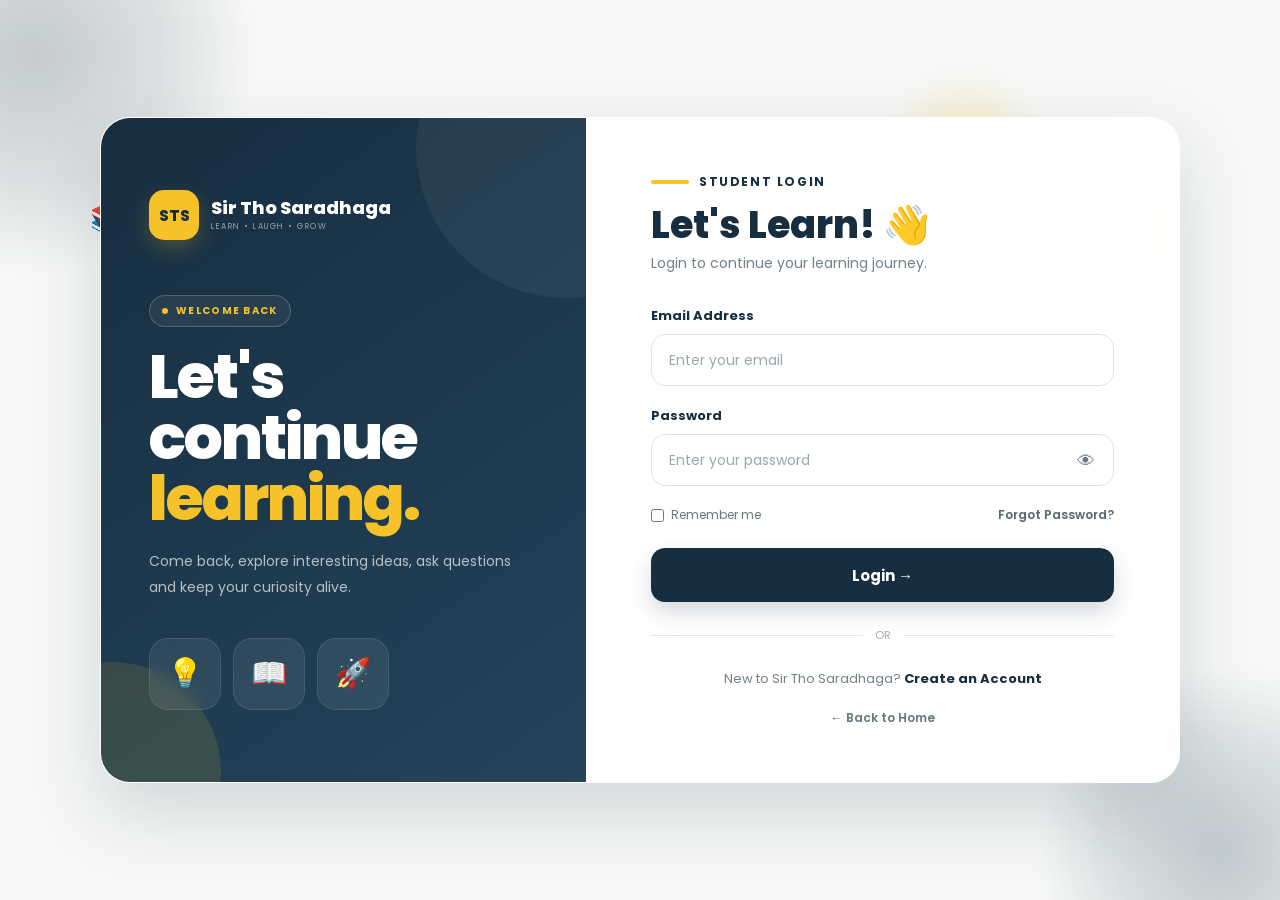
<file: quiz.html>
<!DOCTYPE html>
<html lang="en">

<head>

    <meta charset="UTF-8">

    <meta name="viewport"
          content="width=device-width, initial-scale=1.0">

    <title>Quiz Zone | Sir Tho Saradhaga</title>

    <link rel="preconnect"
          href="https://fonts.googleapis.com">

    <link rel="preconnect"
          href="https://fonts.gstatic.com"
          crossorigin>

    <link
        href="https://fonts.googleapis.com/css2?family=Baloo+2:wght@500;600;700;800&family=Poppins:wght@400;500;600;700;800&display=swap"
        rel="stylesheet">


<style>

/* =========================================================
   RESET
========================================================= */

* {
    margin: 0;
    padding: 0;
    box-sizing: border-box;
}


html {
    scroll-behavior: smooth;
}


body {

    font-family: "Poppins", sans-serif;

    color: #102238;

    background: #f4f7f8;

    overflow-x: hidden;
}


button {
    font-family: inherit;
}


a {
    text-decoration: none;
}


/* =========================================================
   TOP HEADER
========================================================= */

.top-bar {

    position: relative;

    z-index: 50;

    display: flex;

    align-items: center;

    justify-content: space-between;

    padding: 15px 6%;

    background: rgba(255,255,255,0.92);

    backdrop-filter: blur(15px);

    border-bottom: 1px solid rgba(14,45,66,0.08);

    box-shadow:
        0 5px 25px rgba(14,45,66,0.05);
}


.logo {

    color: #0e2d42;

    font-family: "Baloo 2", sans-serif;

    font-size: 23px;

    font-weight: 800;

    line-height: .82;

}


.logo small {

    display: block;

    margin-top: 7px;

    color: #e5ae08;

    font-family: "Poppins", sans-serif;

    font-size: 7px;

    font-weight: 800;

    letter-spacing: 1.5px;
}


.home-button {

    display: inline-flex;

    align-items: center;

    gap: 7px;

    padding: 9px 18px;

    border-radius: 30px;

    background: #f5c329;

    color: #0e2d42;

    font-size: 12px;

    font-weight: 800;

    box-shadow:
        0 7px 18px rgba(245,195,41,0.25);

    transition: .3s ease;
}


.home-button:hover {

    transform: translateY(-3px);

    box-shadow:
        0 12px 25px rgba(245,195,41,0.35);
}


/* =========================================================
   HERO
========================================================= */

.quiz-hero {

    position: relative;

    min-height: 390px;

    display: flex;

    align-items: center;

    justify-content: center;

    text-align: center;

    overflow: hidden;

    background:

        radial-gradient(
            circle at 12% 30%,
            rgba(245,195,41,0.45),
            transparent 17%
        ),

        radial-gradient(
            circle at 88% 25%,
            rgba(61,190,225,0.38),
            transparent 20%
        ),

        radial-gradient(
            circle at 70% 90%,
            rgba(255,105,150,0.30),
            transparent 25%
        ),

        linear-gradient(
            135deg,
            #0b3047,
            #124b67 48%,
            #0b3047
        );
}


/* =========================================================
   HERO GLOW ORBS
========================================================= */

.hero-orb {

    position: absolute;

    border-radius: 50%;

    pointer-events: none;

    filter: blur(1px);
}


.hero-orb.one {

    width: 330px;
    height: 330px;

    left: -130px;
    top: -120px;

    background:
        radial-gradient(
            circle,
            rgba(245,195,41,0.38),
            transparent 68%
        );

    animation:
        orbMove 8s ease-in-out infinite;
}


.hero-orb.two {

    width: 380px;
    height: 380px;

    right: -150px;
    bottom: -180px;

    background:
        radial-gradient(
            circle,
            rgba(44,184,222,0.34),
            transparent 68%
        );

    animation:
        orbMove 10s ease-in-out infinite reverse;
}


.hero-orb.three {

    width: 210px;
    height: 210px;

    left: 42%;
    top: -120px;

    background:
        radial-gradient(
            circle,
            rgba(255,91,135,0.25),
            transparent 68%
        );

    animation:
        orbMove 7s ease-in-out infinite;
}


/* =========================================================
   HERO CONTENT
========================================================= */

.quiz-hero-content {

    position: relative;

    z-index: 10;

    max-width: 800px;

    padding: 50px 20px;

    animation:
        heroReveal .9s ease both;
}


.quiz-badge {

    display: inline-flex;

    align-items: center;

    gap: 8px;

    padding: 9px 19px;

    border-radius: 30px;

    background:
        rgba(255,255,255,0.13);

    border:
        1px solid rgba(255,255,255,0.25);

    backdrop-filter: blur(12px);

    color: #f5c329;

    font-size: 11px;

    font-weight: 800;

    letter-spacing: 1.4px;

    box-shadow:
        0 8px 25px rgba(0,0,0,0.12);
}


.quiz-hero h1 {

    margin-top: 17px;

    color: white;

    font-family: "Baloo 2", sans-serif;

    font-size:
        clamp(48px, 8vw, 78px);

    line-height: .95;

    font-weight: 800;

    letter-spacing: -2px;
}


.quiz-hero h1 span {

    color: #f5c329;

    position: relative;
}


.quiz-hero h1 span::after {

    content: "";

    position: absolute;

    left: 5%;

    right: 5%;

    bottom: -7px;

    height: 5px;

    border-radius: 20px;

    background: #f5c329;

    animation:
        underlinePulse 2s ease-in-out infinite;
}


.quiz-hero p {

    margin-top: 22px;

    color:
        rgba(255,255,255,0.78);

    font-size: 14px;

    line-height: 1.7;
}


.quiz-pills {

    display: flex;

    justify-content: center;

    flex-wrap: wrap;

    gap: 10px;

    margin-top: 25px;
}


.quiz-pills span {

    padding: 9px 15px;

    border-radius: 30px;

    color: white;

    font-size: 11px;

    font-weight: 700;

    border:
        1px solid rgba(255,255,255,0.20);

    background:
        rgba(255,255,255,0.10);

    backdrop-filter: blur(10px);

    animation:
        pillFloat 3s ease-in-out infinite;
}


.quiz-pills span:nth-child(2) {
    animation-delay: .5s;
}


.quiz-pills span:nth-child(3) {
    animation-delay: 1s;
}


/* =========================================================
   FLOATING OBJECTS
========================================================= */

.floating {

    position: absolute;

    z-index: 5;

    pointer-events: none;

    font-size: 42px;

    filter:
        drop-shadow(
            0 8px 12px rgba(0,0,0,0.15)
        );

    animation:
        floatingObject 4.5s ease-in-out infinite;
}


.q-one {

    left: 7%;
    top: 24%;
}


.q-two {

    right: 10%;
    top: 20%;

    animation-delay: .7s;
}


.q-three {

    left: 15%;
    bottom: 18%;

    animation-delay: 1.3s;
}


.q-four {

    right: 7%;
    bottom: 23%;

    animation-delay: 1.8s;
}


.q-five {

    left: 25%;
    top: 12%;

    animation-delay: 2.3s;
}


.q-six {

    right: 25%;
    bottom: 11%;

    animation-delay: 2.8s;
}


.q-seven {

    left: 45%;
    top: 8%;

    font-size: 25px;

    animation-delay: 1.1s;
}


.q-eight {

    right: 43%;
    bottom: 8%;

    font-size: 27px;

    animation-delay: 2s;
}


/* =========================================================
   QUIZ SUBJECT SECTION
========================================================= */

.quiz-section {

    position: relative;

    padding: 75px 6% 90px;

    overflow: hidden;

    background:

        radial-gradient(
            circle at 0% 30%,
            rgba(245,195,41,0.13),
            transparent 24%
        ),

        radial-gradient(
            circle at 100% 70%,
            rgba(41,167,211,0.14),
            transparent 25%
        ),

        #f8fbfc;
}


/* =========================================================
   BACKGROUND DECORATION
========================================================= */

.section-decoration {

    position: absolute;

    pointer-events: none;

    z-index: 0;
}


.deco-star {

    color: #f5c329;

    font-size: 28px;

    animation:
        starBounce 3s ease-in-out infinite;
}


.deco-book {

    font-size: 48px;

    filter:
        drop-shadow(
            0 8px 8px rgba(14,45,66,0.12)
        );

    animation:
        bookFloat 5s ease-in-out infinite;
}


.deco-planet {

    font-size: 43px;

    animation:
        planetFloat 6s ease-in-out infinite;
}


.deco-pencil {

    font-size: 32px;

    animation:
        pencilFloat 4s ease-in-out infinite;
}


.deco-1 {
    left: 3%;
    top: 12%;
}


.deco-2 {
    right: 4%;
    top: 18%;
}


.deco-3 {
    left: 5%;
    bottom: 14%;
}


.deco-4 {
    right: 5%;
    bottom: 9%;
}


.deco-5 {
    left: 20%;
    top: 8%;
}


.deco-6 {
    right: 20%;
    bottom: 7%;
}


/* =========================================================
   INTRO
========================================================= */

.quiz-intro {

    position: relative;

    z-index: 5;

    max-width: 900px;

    margin: 0 auto 45px;

    text-align: center;
}


.intro-label {

    display: inline-flex;

    align-items: center;

    gap: 9px;

    color: #0e2d42;

    font-size: 12px;

    font-weight: 800;

    letter-spacing: 1.8px;
}


.intro-label span {

    width: 32px;
    height: 4px;

    border-radius: 20px;

    background: #f5c329;
}


.quiz-intro h2 {

    margin-top: 10px;

    color: #0e2d42;

    font-family: "Baloo 2", sans-serif;

    font-size:
        clamp(35px, 5vw, 50px);

    line-height: 1;

    font-weight: 800;
}


.quiz-intro h2 span {

    color: #e5ae08;
}


.quiz-intro p {

    max-width: 600px;

    margin: 13px auto 0;

    color: #637482;

    font-size: 13px;

    line-height: 1.7;
}


/* =========================================================
   SUBJECT GRID
========================================================= */

.quiz-grid {

    position: relative;

    z-index: 5;

    max-width: 1120px;

    margin: auto;

    display: grid;

    grid-template-columns:
        repeat(3, minmax(0,1fr));

    gap: 25px;
}


/* =========================================================
   SUBJECT CARD
========================================================= */

.quiz-card {

    position: relative;

    min-height: 305px;

    padding: 25px;

    border-radius: 24px;

    overflow: hidden;

    cursor: pointer;

    border:
        1px solid rgba(255,255,255,0.8);

    box-shadow:
        0 15px 35px rgba(14,45,66,0.12);

    transition:
        transform .45s cubic-bezier(.2,.8,.2,1),
        box-shadow .45s ease;

    animation:
        cardReveal .75s ease both;
}


.quiz-card:nth-child(1) {
    animation-delay: .05s;
}

.quiz-card:nth-child(2) {
    animation-delay: .12s;
}

.quiz-card:nth-child(3) {
    animation-delay: .19s;
}

.quiz-card:nth-child(4) {
    animation-delay: .26s;
}

.quiz-card:nth-child(5) {
    animation-delay: .33s;
}

.quiz-card:nth-child(6) {
    animation-delay: .40s;
}


/* CARD COLORS */

.science {

    background:
        linear-gradient(
            135deg,
            #ffd429,
            #ffb51b
        );
}


.maths {

    background:
        linear-gradient(
            135deg,
            #ff668f,
            #ff4775
        );
}


.biology {

    background:
        linear-gradient(
            135deg,
            #34d89b,
            #11b878
        );
}


.history {

    background:
        linear-gradient(
            135deg,
            #35c9f2,
            #159fd0
        );
}


.civics {

    background:
        linear-gradient(
            135deg,
            #9b70ff,
            #7045df
        );
}


.general {

    background:
        linear-gradient(
            135deg,
            #ff9848,
            #f36b27
        );
}


/* CARD GLOW */

.quiz-card::before {

    content: "";

    position: absolute;

    width: 180px;
    height: 180px;

    right: -60px;
    top: -65px;

    border-radius: 50%;

    background:
        rgba(255,255,255,0.20);

    transition:
        transform .5s ease;
}


.quiz-card::after {

    content: "";

    position: absolute;

    width: 90px;
    height: 90px;

    left: -40px;
    bottom: -35px;

    border-radius: 50%;

    background:
        rgba(255,255,255,0.15);

    transition:
        transform .5s ease;
}


.quiz-card:hover {

    transform:
        translateY(-12px)
        rotate(-1deg);

    box-shadow:
        0 25px 50px rgba(14,45,66,0.20);
}


.quiz-card:hover::before {

    transform:
        scale(1.5);
}


.quiz-card:hover::after {

    transform:
        scale(1.4);
}


/* =========================================================
   CARD ICON
========================================================= */

.quiz-icon {

    position: relative;

    z-index: 3;

    width: 62px;
    height: 62px;

    display: flex;

    align-items: center;
    justify-content: center;

    border-radius: 18px;

    background:
        rgba(255,255,255,0.92);

    font-size: 31px;

    box-shadow:
        0 9px 18px rgba(0,0,0,0.12);

    transition:
        transform .4s ease;
}


.quiz-card:hover .quiz-icon {

    transform:
        rotate(-8deg)
        scale(1.1);
}


/* =========================================================
   CARD TEXT
========================================================= */

.quiz-number {

    position: relative;

    z-index: 3;

    margin-top: 17px;

    color:
        rgba(14,45,66,0.62);

    font-size: 10px;

    font-weight: 800;

    letter-spacing: 1.6px;
}


.quiz-card h3 {

    position: relative;

    z-index: 3;

    margin-top: 4px;

    color: #0e2d42;

    font-family: "Baloo 2", sans-serif;

    font-size: 29px;

    line-height: 1;

    font-weight: 800;
}


.quiz-card p {

    position: relative;

    z-index: 3;

    max-width: 250px;

    margin-top: 10px;

    color:
        rgba(14,45,66,0.77);

    font-size: 12px;

    line-height: 1.6;
}


/* =========================================================
   START BUTTON
========================================================= */

.start-button {

    position: absolute;

    z-index: 4;

    left: 25px;
    bottom: 23px;

    display: inline-flex;

    align-items: center;

    gap: 7px;

    border: 0;

    border-radius: 30px;

    padding: 10px 18px;

    background: #0e2d42;

    color: white;

    font-size: 11px;

    font-weight: 800;

    cursor: pointer;

    box-shadow:
        0 8px 17px rgba(14,45,66,0.20);

    transition: .3s ease;
}


.start-button span {

    color: #f5c329;

    font-size: 17px;

    transition: .3s ease;
}


.quiz-card:hover .start-button {

    background: #ffffff;

    color: #0e2d42;

}


.quiz-card:hover .start-button span {

    transform:
        translateX(5px);
}


/* =========================================================
   QUIZ SCREEN OVERLAY
========================================================= */

.quiz-screen {

    position: fixed;

    inset: 0;

    z-index: 200;

    display: none;

    align-items: center;

    justify-content: center;

    padding: 20px;

    overflow-y: auto;

    background:

        radial-gradient(
            circle at 15% 20%,
            rgba(245,195,41,0.28),
            transparent 20%
        ),

        radial-gradient(
            circle at 85% 75%,
            rgba(36,178,218,0.25),
            transparent 25%
        ),

        rgba(7,30,45,0.93);

    backdrop-filter:
        blur(12px);
}


.quiz-screen.show {

    display: flex;

    animation:
        screenFade .35s ease;
}


/* =========================================================
   QUIZ BOX
========================================================= */

.quiz-box {

    position: relative;

    width: min(820px, 100%);

    max-height: 92vh;

    overflow-y: auto;

    padding: 30px;

    border-radius: 28px;

    background:
        linear-gradient(
            145deg,
            #ffffff,
            #f3f9fb
        );

    box-shadow:
        0 35px 90px rgba(0,0,0,0.35);

    animation:
        quizBoxIn .45s cubic-bezier(.2,.8,.2,1);
}


/* =========================================================
   QUIZ HEADER
========================================================= */

.quiz-top {

    display: flex;

    align-items: center;

    justify-content: space-between;

    gap: 15px;

    margin-bottom: 15px;
}


.quiz-subject-title {

    color: #0e2d42;

    font-family: "Baloo 2", sans-serif;

    font-size: 28px;

    font-weight: 800;
}


.question-counter {

    padding: 7px 13px;

    border-radius: 30px;

    background: #f5c329;

    color: #0e2d42;

    font-size: 11px;

    font-weight: 800;
}


/* =========================================================
   PROGRESS BAR
========================================================= */

.progress-track {

    width: 100%;

    height: 8px;

    overflow: hidden;

    border-radius: 20px;

    background: #dce8ed;

    margin-bottom: 25px;
}


.progress-fill {

    width: 10%;

    height: 100%;

    border-radius: 20px;

    background:
        linear-gradient(
            90deg,
            #f5c329,
            #ff7a45
        );

    transition:
        width .45s ease;
}


/* =========================================================
   QUESTION
========================================================= */

.question-number {

    color: #e5ae08;

    font-size: 11px;

    font-weight: 800;

    letter-spacing: 1px;

    margin-bottom: 7px;
}


.question-text {

    color: #0e2d42;

    font-family: "Baloo 2", sans-serif;

    font-size:
        clamp(24px, 4vw, 34px);

    line-height: 1.15;

    font-weight: 800;

    margin-bottom: 22px;
}


/* =========================================================
   OPTIONS
========================================================= */

.options {

    display: grid;

    grid-template-columns:
        repeat(2, minmax(0,1fr));

    gap: 13px;
}


.option {

    position: relative;

    min-height: 64px;

    padding: 15px 18px;

    display: flex;

    align-items: center;

    gap: 12px;

    border:
        2px solid #dbe6eb;

    border-radius: 17px;

    background: white;

    color: #294458;

    text-align: left;

    font-size: 12px;

    font-weight: 700;

    cursor: pointer;

    transition:
        transform .25s ease,
        border-color .25s ease,
        background .25s ease,
        box-shadow .25s ease;
}


.option-letter {

    flex-shrink: 0;

    width: 34px;
    height: 34px;

    display: flex;

    align-items: center;
    justify-content: center;

    border-radius: 11px;

    background: #edf4f7;

    color: #0e2d42;

    font-size: 12px;

    font-weight: 800;
}


.option:hover {

    transform:
        translateY(-3px);

    border-color: #f5c329;

    box-shadow:
        0 10px 22px rgba(14,45,66,0.09);
}


.option.selected {

    border-color: #f5c329;

    background:
        #fff8d9;

    transform:
        scale(1.015);

    box-shadow:
        0 8px 20px rgba(245,195,41,0.18);
}


.option.selected .option-letter {

    background: #f5c329;
}


.option.correct {

    border-color: #19b879;

    background: #e8fff5;

    color: #087a50;
}


.option.correct .option-letter {

    background: #19b879;

    color: white;
}


.option.wrong {

    border-color: #f05a67;

    background: #fff0f2;

    color: #c53344;

    animation:
        wrongShake .4s ease;
}


.option.wrong .option-letter {

    background: #f05a67;

    color: white;
}


/* =========================================================
   QUIZ BOTTOM
========================================================= */

.quiz-bottom {

    display: flex;

    align-items: center;

    justify-content: space-between;

    gap: 15px;

    margin-top: 25px;
}


.quiz-message {

    color: #70808a;

    font-size: 11px;

    font-weight: 600;
}


.next-button {

    display: inline-flex;

    align-items: center;

    gap: 8px;

    padding: 11px 22px;

    border: 0;

    border-radius: 30px;

    background: #0e2d42;

    color: white;

    font-size: 12px;

    font-weight: 800;

    cursor: pointer;

    transition: .3s ease;

    opacity: .5;

    pointer-events: none;
}


.next-button.ready {

    opacity: 1;

    pointer-events: auto;
}


.next-button:hover {

    transform:
        translateY(-3px);

    background: #174d68;

    box-shadow:
        0 10px 22px rgba(14,45,66,0.20);
}


/* =========================================================
   CLOSE QUIZ
========================================================= */

.close-quiz {

    position: absolute;

    top: 16px;
    right: 18px;

    width: 36px;
    height: 36px;

    border: 0;

    border-radius: 50%;

    background: #edf4f7;

    color: #0e2d42;

    font-size: 21px;

    font-weight: 700;

    cursor: pointer;

    transition: .25s ease;

    z-index: 5;
}


.close-quiz:hover {

    background: #f05a67;

    color: white;

    transform:
        rotate(90deg);
}


/* =========================================================
   RESULT SCREEN
========================================================= */

.result-screen {

    display: none;

    text-align: center;

    padding: 25px 10px 10px;
}


.result-screen.show {

    display: block;

    animation:
        resultReveal .6s ease;
}


.result-trophy {

    font-size: 70px;

    animation:
        trophyBounce 1.8s ease-in-out infinite;
}


.result-screen h2 {

    margin-top: 10px;

    color: #0e2d42;

    font-family: "Baloo 2", sans-serif;

    font-size: 42px;

    line-height: 1;
}


.result-screen h2 span {

    color: #e5ae08;
}


.score-circle {

    width: 150px;
    height: 150px;

    margin: 25px auto;

    display: flex;

    flex-direction: column;

    align-items: center;
    justify-content: center;

    border-radius: 50%;

    background:
        conic-gradient(
            #f5c329 0deg,
            #ff7a45 220deg,
            #e7eef1 220deg
        );

    box-shadow:
        0 15px 35px rgba(14,45,66,0.13);
}


.score-inner {

    width: 122px;
    height: 122px;

    display: flex;

    flex-direction: column;

    align-items: center;
    justify-content: center;

    border-radius: 50%;

    background: white;
}


.score-number {

    color: #0e2d42;

    font-family: "Baloo 2", sans-serif;

    font-size: 37px;

    font-weight: 800;

    line-height: 1;
}


.score-label {

    color: #758590;

    font-size: 10px;

    font-weight: 700;
}


.result-message {

    color: #647680;

    font-size: 13px;

    line-height: 1.6;

    max-width: 500px;

    margin: auto;
}


.result-buttons {

    display: flex;

    justify-content: center;

    flex-wrap: wrap;

    gap: 10px;

    margin-top: 25px;
}


.result-button {

    padding: 11px 20px;

    border: 0;

    border-radius: 30px;

    background: #0e2d42;

    color: white;

    font-size: 12px;

    font-weight: 800;

    cursor: pointer;

    transition: .3s ease;
}


.result-button.secondary {

    background: #f5c329;

    color: #0e2d42;
}


.result-button:hover {

    transform:
        translateY(-3px);

    box-shadow:
        0 10px 22px rgba(14,45,66,0.18);
}


/* =========================================================
   CHALLENGE SECTION
========================================================= */

.challenge-section {

    position: relative;

    overflow: hidden;

    padding: 75px 6%;

    text-align: center;

    background:
        linear-gradient(
            135deg,
            #0e2d42,
            #164f6b
        );
}


.challenge-section::before {

    content: "";

    position: absolute;

    width: 350px;
    height: 350px;

    left: -150px;
    top: -160px;

    border-radius: 50%;

    background:
        radial-gradient(
            circle,
            rgba(245,195,41,0.25),
            transparent 70%
        );

    animation:
        orbMove 8s ease-in-out infinite;
}


.challenge-section::after {

    content: "";

    position: absolute;

    width: 350px;
    height: 350px;

    right: -150px;
    bottom: -170px;

    border-radius: 50%;

    background:
        radial-gradient(
            circle,
            rgba(40,184,220,0.25),
            transparent 70%
        );

    animation:
        orbMove 10s ease-in-out infinite reverse;
}


.challenge-content {

    position: relative;

    z-index: 5;

    max-width: 850px;

    margin: auto;
}


.challenge-icon {

    font-size: 60px;

    animation:
        trophyBounce 2s ease-in-out infinite;
}


.challenge-content h2 {

    margin-top: 8px;

    color: white;

    font-family: "Baloo 2", sans-serif;

    font-size:
        clamp(35px, 5vw, 52px);

    line-height: 1;
}


.challenge-content p {

    margin-top: 12px;

    color:
        rgba(255,255,255,0.72);

    font-size: 13px;
}


.challenge-content strong {

    color: #f5c329;
}


.challenge-points {

    display: flex;

    justify-content: center;

    flex-wrap: wrap;

    gap: 13px;

    margin-top: 30px;
}


.challenge-point {

    width: 155px;

    padding: 17px;

    border-radius: 18px;

    background:
        rgba(255,255,255,0.09);

    border:
        1px solid rgba(255,255,255,0.14);

    backdrop-filter: blur(10px);

    transition: .3s ease;
}


.challenge-point:hover {

    transform:
        translateY(-7px);

    background:
        rgba(255,255,255,0.14);
}


.challenge-point span {

    display: block;

    color: #f5c329;

    font-family: "Baloo 2", sans-serif;

    font-size: 23px;

    font-weight: 800;
}


.challenge-point strong {

    display: block;

    margin-top: 2px;

    color: white;

    font-size: 12px;
}


.challenge-point small {

    display: block;

    margin-top: 3px;

    color:
        rgba(255,255,255,0.55);

    font-size: 10px;
}


/* =========================================================
   FOOTER
========================================================= */

.quiz-footer {

    padding: 38px 6% 22px;

    background: #081f2e;

    text-align: center;

    color: white;
}


.footer-logo {

    color: #f5c329;

    font-family: "Baloo 2", sans-serif;

    font-size: 27px;

    font-weight: 800;

    line-height: .85;
}


.quiz-footer p {

    margin-top: 9px;

    color:
        rgba(255,255,255,0.60);

    font-size: 11px;
}


.footer-links {

    display: flex;

    justify-content: center;

    flex-wrap: wrap;

    gap: 20px;

    margin: 20px 0;
}


.footer-links a {

    color:
        rgba(255,255,255,0.75);

    font-size: 11px;

    font-weight: 600;

    transition: .25s ease;
}


.footer-links a:hover {

    color: #f5c329;
}


.copyright {

    padding-top: 17px;

    border-top:
        1px solid rgba(255,255,255,0.10);

    color:
        rgba(255,255,255,0.42);

    font-size: 10px;
}


/* =========================================================
   ANIMATIONS
========================================================= */

@keyframes heroReveal {

    from {
        opacity: 0;
        transform: translateY(30px);
    }

    to {
        opacity: 1;
        transform: translateY(0);
    }
}


@keyframes orbMove {

    0%,
    100% {
        transform:
            translate(0,0)
            scale(1);
    }

    50% {
        transform:
            translate(30px,-25px)
            scale(1.12);
    }
}


@keyframes underlinePulse {

    0%,
    100% {
        transform: scaleX(1);
    }

    50% {
        transform: scaleX(.72);
    }
}


@keyframes pillFloat {

    0%,
    100% {
        transform: translateY(0);
    }

    50% {
        transform: translateY(-7px);
    }
}


@keyframes floatingObject {

    0%,
    100% {
        transform:
            translateY(0)
            rotate(-5deg);
    }

    50% {
        transform:
            translateY(-20px)
            rotate(7deg);
    }
}


@keyframes starBounce {

    0%,
    100% {
        transform:
            translateY(0)
            rotate(0deg);
    }

    50% {
        transform:
            translateY(-18px)
            rotate(25deg);
    }
}


@keyframes bookFloat {

    0%,
    100% {
        transform:
            translateY(0)
            rotate(-8deg);
    }

    50% {
        transform:
            translateY(-22px)
            rotate(5deg);
    }
}


@keyframes planetFloat {

    0%,
    100% {
        transform:
            translateY(0)
            rotate(0deg);
    }

    50% {
        transform:
            translateY(-25px)
            rotate(15deg);
    }
}


@keyframes pencilFloat {

    0%,
    100% {
        transform:
            translateY(0)
            rotate(-20deg);
    }

    50% {
        transform:
            translateY(-20px)
            rotate(-5deg);
    }
}


@keyframes cardReveal {

    from {
        opacity: 0;

        transform:
            translateY(35px)
            scale(.96);
    }

    to {
        opacity: 1;

        transform:
            translateY(0)
            scale(1);
    }
}


@keyframes screenFade {

    from {
        opacity: 0;
    }

    to {
        opacity: 1;
    }
}


@keyframes quizBoxIn {

    from {
        opacity: 0;

        transform:
            translateY(30px)
            scale(.94);
    }

    to {
        opacity: 1;

        transform:
            translateY(0)
            scale(1);
    }
}


@keyframes wrongShake {

    0%,
    100% {
        transform: translateX(0);
    }

    25% {
        transform: translateX(-7px);
    }

    75% {
        transform: translateX(7px);
    }
}


@keyframes resultReveal {

    from {
        opacity: 0;

        transform:
            scale(.85)
            translateY(20px);
    }

    to {
        opacity: 1;

        transform:
            scale(1)
            translateY(0);
    }
}


@keyframes trophyBounce {

    0%,
    100% {
        transform:
            translateY(0)
            rotate(-3deg);
    }

    50% {
        transform:
            translateY(-13px)
            rotate(4deg);
    }
}


/* =========================================================
   RESPONSIVE
========================================================= */

@media (max-width: 900px) {

    .quiz-grid {

        grid-template-columns:
            repeat(2, minmax(0,1fr));
    }


    .floating {

        font-size: 32px;
    }

}


@media (max-width: 650px) {

    .top-bar {

        padding:
            13px 18px;
    }


    .logo {

        font-size: 19px;
    }


    .home-button {

        padding:
            8px 14px;
    }


    .quiz-hero {

        min-height: 360px;
    }


    .quiz-hero h1 {

        font-size: 50px;
    }


    .quiz-grid {

        grid-template-columns: 1fr;

        gap: 20px;
    }


    .quiz-section {

        padding:
            60px 18px 70px;
    }


    .deco-book,
    .deco-planet,
    .deco-pencil {

        opacity: .5;

        transform: scale(.7);
    }


    .quiz-box {

        padding: 23px 18px;

        max-height: 94vh;
    }


    .options {

        grid-template-columns: 1fr;
    }


    .question-text {

        font-size: 26px;
    }


    .quiz-bottom {

        align-items: stretch;

        flex-direction: column;
    }


    .next-button {

        justify-content: center;

        width: 100%;
    }


    .challenge-section {

        padding:
            60px 18px;
    }


    .challenge-point {

        width: 135px;
    }


    .floating.q-one,
    .floating.q-four {

        display: none;
    }

}

</style>

</head>


<body>


<!-- =========================================================
     HEADER
========================================================= -->

<header class="top-bar">

    <a href="index.html" class="logo">

        SIR THO
        <br>
        SARADHAGA

        <small>
            LEARN • LAUGH • GROW
        </small>

    </a>


    <a href="index.html" class="home-button">

        ← Home

    </a>

</header>



<!-- =========================================================
     HERO
========================================================= -->

<section class="quiz-hero">


    <div class="hero-orb one"></div>

    <div class="hero-orb two"></div>

    <div class="hero-orb three"></div>


    <div class="floating q-one">
        ❓
    </div>

    <div class="floating q-two">
        ⭐
    </div>

    <div class="floating q-three">
        🧠
    </div>

    <div class="floating q-four">
        💡
    </div>

    <div class="floating q-five">
        🎯
    </div>

    <div class="floating q-six">
        📚
    </div>

    <div class="floating q-seven">
        ✨
    </div>

    <div class="floating q-eight">
        🚀
    </div>


    <div class="quiz-hero-content">


        <div class="quiz-badge">

            🧠 THINK • PLAY • LEARN

        </div>


        <h1>

            Ready for a

            <span>Quiz?</span>

            🎯

        </h1>


        <p>

            Pick a subject, answer 10 questions,
            and see how much you know!

            <br>

            Learn something new with every quiz.

        </p>


        <div class="quiz-pills">

            <span>
                ⚡ 10 Questions
            </span>

            <span>
                🧠 4 Options
            </span>

            <span>
                🏆 Get Your Score
            </span>

        </div>


    </div>

</section>



<!-- =========================================================
     SUBJECT SECTION
========================================================= -->

<section class="quiz-section">


    <!-- DECORATIONS -->

    <div class="section-decoration deco-book deco-1">
        📚
    </div>


    <div class="section-decoration deco-planet deco-2">
        🪐
    </div>


    <div class="section-decoration deco-pencil deco-3">
        ✏️
    </div>


    <div class="section-decoration deco-book deco-4">
        📖
    </div>


    <div class="section-decoration deco-star deco-5">
        ✦
    </div>


    <div class="section-decoration deco-star deco-6">
        ✨
    </div>



    <!-- INTRO -->

    <div class="quiz-intro">


        <div class="intro-label">

            <span></span>

            CHOOSE YOUR SUBJECT

            <span></span>

        </div>


        <h2>

            Pick a subject and

            <span>start exploring!</span>

        </h2>


        <p>

            Each quiz contains 10 questions.
            Choose a subject and challenge yourself.

        </p>


    </div>



    <!-- =====================================================
         SUBJECT CARDS
    ====================================================== -->

    <div class="quiz-grid">


        <!-- SCIENCE -->

        <div
            class="quiz-card science"
            onclick="startQuiz('Science')"
        >

            <div class="quiz-icon">
                🔬
            </div>


            <div class="quiz-number">
                QUIZ 01
            </div>


            <h3>
                Science
            </h3>


            <p>

                Discover matter, energy,
                experiments and how the world works.

            </p>


            <button
                class="start-button"
                onclick="event.stopPropagation(); startQuiz('Science')"
            >

                Start Quiz

                <span>
                    →
                </span>

            </button>

        </div>



        <!-- MATHEMATICS -->

        <div
            class="quiz-card maths"
            onclick="startQuiz('Mathematics')"
        >

            <div class="quiz-icon">
                🧮
            </div>


            <div class="quiz-number">
                QUIZ 02
            </div>


            <h3>
                Mathematics
            </h3>


            <p>

                Numbers, patterns, logic,
                calculations and problem solving.

            </p>


            <button
                class="start-button"
                onclick="event.stopPropagation(); startQuiz('Mathematics')"
            >

                Start Quiz

                <span>
                    →
                </span>

            </button>

        </div>



        <!-- BIOLOGY -->

        <div
            class="quiz-card biology"
            onclick="startQuiz('Biology')"
        >

            <div class="quiz-icon">
                🧬
            </div>


            <div class="quiz-number">
                QUIZ 03
            </div>


            <h3>
                Biology
            </h3>


            <p>

                Explore cells, organs,
                plants, animals and the human body.

            </p>


            <button
                class="start-button"
                onclick="event.stopPropagation(); startQuiz('Biology')"
            >

                Start Quiz

                <span>
                    →
                </span>

            </button>

        </div>



        <!-- HISTORY -->

        <div
            class="quiz-card history"
            onclick="startQuiz('History')"
        >

            <div class="quiz-icon">
                🏺
            </div>


            <div class="quiz-number">
                QUIZ 04
            </div>


            <h3>
                History
            </h3>


            <p>

                Travel through time and
                explore important events and people.

            </p>


            <button
                class="start-button"
                onclick="event.stopPropagation(); startQuiz('History')"
            >

                Start Quiz

                <span>
                    →
                </span>

            </button>

        </div>



        <!-- CIVICS -->

        <div
            class="quiz-card civics"
            onclick="startQuiz('Civics')"
        >

            <div class="quiz-icon">
                🏛️
            </div>


            <div class="quiz-number">
                QUIZ 05
            </div>


            <h3>
                Civics
            </h3>


            <p>

                Learn about democracy,
                government, rights and citizenship.

            </p>


            <button
                class="start-button"
                onclick="event.stopPropagation(); startQuiz('Civics')"
            >

                Start Quiz

                <span>
                    →
                </span>

            </button>

        </div>



        <!-- GENERAL KNOWLEDGE -->

        <div
            class="quiz-card general"
            onclick="startQuiz('General Knowledge')"
        >

            <div class="quiz-icon">
                🌎
            </div>


            <div class="quiz-number">
                QUIZ 06
            </div>


            <h3>
                General Knowledge
            </h3>


            <p>

                Interesting facts about
                our world, space, nature and more.

            </p>


            <button
                class="start-button"
                onclick="event.stopPropagation(); startQuiz('General Knowledge')"
            >

                Start Quiz

                <span>
                    →
                </span>

            </button>

        </div>


    </div>

</section>



<!-- =========================================================
     CHALLENGE SECTION
========================================================= -->

<section class="challenge-section">


    <div class="challenge-content">


        <div class="challenge-icon">
            🏆
        </div>


        <h2>
            Think you know it all?
        </h2>


        <p>

            Don't just learn.

            <strong>
                Challenge yourself!
            </strong>

        </p>


        <div class="challenge-points">


            <div class="challenge-point">

                <span>
                    01
                </span>

                <strong>
                    Choose
                </strong>

                <small>
                    your subject
                </small>

            </div>


            <div class="challenge-point">

                <span>
                    02
                </span>

                <strong>
                    Answer
                </strong>

                <small>
                    10 questions
                </small>

            </div>


            <div class="challenge-point">

                <span>
                    03
                </span>

                <strong>
                    Discover
                </strong>

                <small>
                    your score
                </small>

            </div>


        </div>


    </div>

</section>



<!-- =========================================================
     QUIZ SCREEN
========================================================= -->

<div
    id="quizScreen"
    class="quiz-screen"
>


    <div class="quiz-box">


        <button
            class="close-quiz"
            onclick="closeQuiz()"
        >
            ×
        </button>



        <!-- QUIZ AREA -->

        <div id="quizArea">


            <div class="quiz-top">


                <div
                    id="quizSubjectTitle"
                    class="quiz-subject-title"
                >
                    Science Quiz
                </div>


                <div
                    id="questionCounter"
                    class="question-counter"
                >
                    1 / 10
                </div>


            </div>



            <div class="progress-track">

                <div
                    id="progressFill"
                    class="progress-fill"
                ></div>

            </div>



            <div
                id="questionNumber"
                class="question-number"
            >
                QUESTION 01
            </div>


            <div
                id="questionText"
                class="question-text"
            >
                Question goes here
            </div>


            <div
                id="options"
                class="options"
            ></div>



            <div class="quiz-bottom">


                <div
                    id="quizMessage"
                    class="quiz-message"
                >
                    Choose one answer to continue.
                </div>


                <button
                    id="nextButton"
                    class="next-button"
                    onclick="nextQuestion()"
                >

                    Next

                    <span>
                        →
                    </span>

                </button>


            </div>


        </div>



        <!-- RESULT -->

        <div
            id="resultScreen"
            class="result-screen"
        >


            <div class="result-trophy">
                🏆
            </div>


            <h2>

                Quiz

                <span>
                    Complete!
                </span>

            </h2>


            <div class="score-circle">


                <div class="score-inner">


                    <div
                        id="scoreNumber"
                        class="score-number"
                    >
                        0/10
                    </div>


                    <div class="score-label">
                        YOUR SCORE
                    </div>


                </div>


            </div>


            <p
                id="resultMessage"
                class="result-message"
            >
                Great job!
            </p>


            <div class="result-buttons">


                <button
                    class="result-button"
                    onclick="restartQuiz()"
                >
                    🔄 Try Again
                </button>


                <button
                    class="result-button secondary"
                    onclick="backToSubjects()"
                >
                    📚 Choose Subject
                </button>


            </div>


        </div>


    </div>

</div>



<!-- =========================================================
     FOOTER
========================================================= -->

<footer class="quiz-footer">


    <div class="footer-logo">

        SIR THO
        <br>
        SARADHAGA

    </div>


    <p>
        Learn • Laugh • Grow
    </p>


    <div class="footer-links">

        <a href="index.html">
            Home
        </a>

        <a href="videos.html">
            Videos
        </a>

        <a href="subjects.html">
            Subjects
        </a>

        <a href="quiz.html">
            Quizzes
        </a>

        <a href="ask-question.html">
            Ask a Question
        </a>

        <a href="about.html">
            About
        </a>

    </div>


    <div class="copyright">

        © 2026 Sir Tho Saradhaga
        • Made for curious minds ❤️

    </div>


</footer>



<script>

/* =========================================================
   QUIZ DATA
========================================================= */

/*
   Every subject has exactly 10 questions.
   Every question has exactly 4 options.
*/


const quizData = {


    /* =====================================================
       SCIENCE
    ===================================================== */

    "Science": [

        {
            question:
                "Which form of energy is produced by a moving object?",

            options: [
                "Kinetic energy",
                "Chemical energy",
                "Nuclear energy",
                "Sound energy"
            ],

            answer: 0
        },


        {
            question:
                "What happens to water when it reaches 100°C at normal atmospheric pressure?",

            options: [
                "It freezes",
                "It boils",
                "It becomes ice",
                "It disappears instantly"
            ],

            answer: 1
        },


        {
            question:
                "Which gas do humans need for respiration?",

            options: [
                "Carbon dioxide",
                "Nitrogen",
                "Oxygen",
                "Hydrogen"
            ],

            answer: 2
        },


        {
            question:
                "Which force pulls objects toward Earth?",

            options: [
                "Magnetic force",
                "Gravitational force",
                "Frictional force",
                "Electrical force"
            ],

            answer: 1
        },


        {
            question:
                "Which state of matter has a fixed shape and fixed volume?",

            options: [
                "Solid",
                "Liquid",
                "Gas",
                "Plasma only"
            ],

            answer: 0
        },


        {
            question:
                "What is the main source of energy for Earth?",

            options: [
                "The Moon",
                "The Sun",
                "Wind",
                "Oceans"
            ],

            answer: 1
        },


        {
            question:
                "Which instrument is commonly used to measure temperature?",

            options: [
                "Barometer",
                "Thermometer",
                "Ammeter",
                "Compass"
            ],

            answer: 1
        },


        {
            question:
                "What is the process by which liquid changes into gas?",

            options: [
                "Condensation",
                "Freezing",
                "Evaporation",
                "Melting"
            ],

            answer: 2
        },


        {
            question:
                "Which material is generally a good conductor of electricity?",

            options: [
                "Copper",
                "Rubber",
                "Plastic",
                "Wood"
            ],

            answer: 0
        },


        {
            question:
                "Which part of a plant mainly absorbs water from the soil?",

            options: [
                "Flower",
                "Root",
                "Fruit",
                "Leaf"
            ],

            answer: 1
        }

    ],



    /* =====================================================
       MATHEMATICS
    ===================================================== */

    "Mathematics": [

        {
            question:
                "What is 12 × 8?",

            options: [
                "86",
                "96",
                "108",
                "88"
            ],

            answer: 1
        },


        {
            question:
                "What is the square of 9?",

            options: [
                "18",
                "72",
                "81",
                "99"
            ],

            answer: 2
        },


        {
            question:
                "What is 25% of 200?",

            options: [
                "25",
                "40",
                "50",
                "75"
            ],

            answer: 2
        },


        {
            question:
                "Which number is a prime number?",

            options: [
                "21",
                "27",
                "29",
                "33"
            ],

            answer: 2
        },


        {
            question:
                "What is the perimeter of a square with side 5 cm?",

            options: [
                "10 cm",
                "15 cm",
                "20 cm",
                "25 cm"
            ],

            answer: 2
        },


        {
            question:
                "What is 3/4 expressed as a decimal?",

            options: [
                "0.25",
                "0.50",
                "0.75",
                "1.25"
            ],

            answer: 2
        },


        {
            question:
                "What is the value of 15 + 27?",

            options: [
                "32",
                "40",
                "42",
                "44"
            ],

            answer: 2
        },


        {
            question:
                "How many degrees are there in a right angle?",

            options: [
                "45°",
                "90°",
                "180°",
                "360°"
            ],

            answer: 1
        },


        {
            question:
                "What is 144 ÷ 12?",

            options: [
                "10",
                "11",
                "12",
                "14"
            ],

            answer: 2
        },


        {
            question:
                "If x + 7 = 15, what is x?",

            options: [
                "6",
                "7",
                "8",
                "9"
            ],

            answer: 2
        }

    ],



    /* =====================================================
       BIOLOGY
    ===================================================== */

    "Biology": [

        {
            question:
                "What is the basic structural and functional unit of life?",

            options: [
                "Tissue",
                "Organ",
                "Cell",
                "Organ system"
            ],

            answer: 2
        },


        {
            question:
                "Which organ pumps blood throughout the human body?",

            options: [
                "Lung",
                "Heart",
                "Kidney",
                "Liver"
            ],

            answer: 1
        },


        {
            question:
                "Which organ is mainly responsible for filtering waste from the blood and producing urine?",

            options: [
                "Heart",
                "Kidney",
                "Stomach",
                "Pancreas"
            ],

            answer: 1
        },


        {
            question:
                "Which green pigment helps plants capture light for photosynthesis?",

            options: [
                "Hemoglobin",
                "Melanin",
                "Chlorophyll",
                "Keratin"
            ],

            answer: 2
        },


        {
            question:
                "Which organ is primarily responsible for gas exchange in humans?",

            options: [
                "Lungs",
                "Stomach",
                "Kidneys",
                "Skin"
            ],

            answer: 0
        },


        {
            question:
                "What carries oxygen in human blood?",

            options: [
                "Hemoglobin",
                "Insulin",
                "Bile",
                "Saliva"
            ],

            answer: 0
        },


        {
            question:
                "Which part of a plant usually performs most photosynthesis?",

            options: [
                "Root",
                "Leaf",
                "Seed",
                "Flower"
            ],

            answer: 1
        },


        {
            question:
                "Which system controls and coordinates many activities of the human body?",

            options: [
                "Digestive system",
                "Nervous system",
                "Skeletal system",
                "Respiratory system"
            ],

            answer: 1
        },


        {
            question:
                "Which molecule carries genetic information in most living organisms?",

            options: [
                "DNA",
                "Glucose",
                "Water",
                "Oxygen"
            ],

            answer: 0
        },


        {
            question:
                "Which blood cells help the body fight infections?",

            options: [
                "Red blood cells",
                "White blood cells",
                "Platelets",
                "Plasma cells only"
            ],

            answer: 1
        }

    ],



    /* =====================================================
       HISTORY
    ===================================================== */

    "History": [

        {
            question:
                "Who is traditionally credited with founding the Maurya Empire?",

            options: [
                "Ashoka",
                "Chandragupta Maurya",
                "Akbar",
                "Harsha"
            ],

            answer: 1
        },


        {
            question:
                "Which ancient civilization developed around the Nile River?",

            options: [
                "Egyptian civilization",
                "Roman civilization",
                "Mayan civilization",
                "Viking civilization"
            ],

            answer: 0
        },


        {
            question:
                "Who was known as the founder of the Mughal Empire in India?",

            options: [
                "Babur",
                "Shah Jahan",
                "Aurangzeb",
                "Humayun"
            ],

            answer: 0
        },


        {
            question:
                "The Taj Mahal was commissioned by which Mughal emperor?",

            options: [
                "Akbar",
                "Babur",
                "Shah Jahan",
                "Aurangzeb"
            ],

            answer: 2
        },


        {
            question:
                "Which movement was launched by Mahatma Gandhi in 1942?",

            options: [
                "Quit India Movement",
                "Swadeshi Movement",
                "Khilafat Movement",
                "Civil Disobedience Movement"
            ],

            answer: 0
        },


        {
            question:
                "The Indus Valley Civilization is also commonly called the:",

            options: [
                "Harappan Civilization",
                "Gupta Civilization",
                "Vedic Civilization",
                "Mauryan Civilization"
            ],

            answer: 0
        },


        {
            question:
                "Who was the first emperor of the Gupta Empire?",

            options: [
                "Sri Gupta",
                "Ashoka",
                "Kanishka",
                "Samudragupta"
            ],

            answer: 0
        },


        {
            question:
                "Which European country ruled large parts of India during the colonial period?",

            options: [
                "Spain",
                "Portugal",
                "Britain",
                "Greece"
            ],

            answer: 2
        },


        {
            question:
                "The Battle of Plassey took place in which year?",

            options: [
                "1757",
                "1857",
                "1947",
                "1764"
            ],

            answer: 0
        },


        {
            question:
                "India became independent from British rule in:",

            options: [
                "1930",
                "1942",
                "1947",
                "1950"
            ],

            answer: 2
        }

    ],



    /* =====================================================
       CIVICS
    ===================================================== */

    "Civics": [

        {
            question:
                "What is the supreme law of India?",

            options: [
                "The Constitution",
                "The Parliament",
                "The Supreme Court",
                "The Election Commission"
            ],

            answer: 0
        },


        {
            question:
                "India is described in its Constitution as a:",

            options: [
                "Monarchy",
                "Sovereign democratic republic",
                "Military state",
                "Colonial state"
            ],

            answer: 1
        },


        {
            question:
                "Which institution makes laws for the Union of India?",

            options: [
                "Parliament",
                "Police",
                "Election Commission",
                "Municipal Corporation"
            ],

            answer: 0
        },


        {
            question:
                "Which is a Fundamental Right in the Indian Constitution?",

            options: [
                "Right to Equality",
                "Right to Unlimited Wealth",
                "Right to Any Job",
                "Right to Ignore Laws"
            ],

            answer: 0
        },


        {
            question:
                "Who is the constitutional head of the Union of India?",

            options: [
                "Prime Minister",
                "President",
                "Chief Justice",
                "Speaker"
            ],

            answer: 1
        },


        {
            question:
                "Which body conducts elections in India?",

            options: [
                "Election Commission of India",
                "Finance Commission",
                "Planning Commission",
                "Union Public Service Commission"
            ],

            answer: 0
        },


        {
            question:
                "What is the minimum voting age for Indian citizens?",

            options: [
                "16 years",
                "18 years",
                "21 years",
                "25 years"
            ],

            answer: 1
        },


        {
            question:
                "Which house of Parliament is also called the House of the People?",

            options: [
                "Rajya Sabha",
                "Lok Sabha",
                "Vidhan Sabha",
                "Legislative Council"
            ],

            answer: 1
        },


        {
            question:
                "Which court is the highest court in India?",

            options: [
                "High Court",
                "District Court",
                "Supreme Court",
                "Sessions Court"
            ],

            answer: 2
        },


        {
            question:
                "What does democracy mainly involve?",

            options: [
                "Rule by one person only",
                "Participation of people in government",
                "Rule without elections",
                "Rule by the military"
            ],

            answer: 1
        }

    ],



    /* =====================================================
       GENERAL KNOWLEDGE
    ===================================================== */

    "General Knowledge": [

        {
            question:
                "Which is the largest planet in our Solar System?",

            options: [
                "Earth",
                "Mars",
                "Jupiter",
                "Saturn"
            ],

            answer: 2
        },


        {
            question:
                "Which is the largest ocean on Earth?",

            options: [
                "Atlantic Ocean",
                "Indian Ocean",
                "Pacific Ocean",
                "Arctic Ocean"
            ],

            answer: 2
        },


        {
            question:
                "What is the capital of India?",

            options: [
                "Mumbai",
                "New Delhi",
                "Hyderabad",
                "Bengaluru"
            ],

            answer: 1
        },


        {
            question:
                "Which planet is known as the Red Planet?",

            options: [
                "Venus",
                "Mars",
                "Mercury",
                "Neptune"
            ],

            answer: 1
        },


        {
            question:
                "How many continents are there commonly recognized on Earth?",

            options: [
                "Five",
                "Six",
                "Seven",
                "Eight"
            ],

            answer: 2
        },


        {
            question:
                "Which is the fastest land animal?",

            options: [
                "Lion",
                "Cheetah",
                "Horse",
                "Tiger"
            ],

            answer: 1
        },


        {
            question:
                "Which gas makes up the largest portion of Earth's atmosphere?",

            options: [
                "Oxygen",
                "Carbon dioxide",
                "Nitrogen",
                "Hydrogen"
            ],

            answer: 2
        },


        {
            question:
                "Which is the largest mammal in the world?",

            options: [
                "Elephant",
                "Blue whale",
                "Giraffe",
                "Hippopotamus"
            ],

            answer: 1
        },


        {
            question:
                "Which instrument is used to find direction?",

            options: [
                "Thermometer",
                "Compass",
                "Barometer",
                "Microscope"
            ],

            answer: 1
        },


        {
            question:
                "Which natural satellite orbits Earth?",

            options: [
                "Mars",
                "The Moon",
                "The Sun",
                "Venus"
            ],

            answer: 1
        }

    ]

};


/* =========================================================
   QUIZ VARIABLES
========================================================= */

let currentSubject = "";

let currentQuestions = [];

let currentQuestion = 0;

let score = 0;

let selectedAnswer = null;


/* =========================================================
   START QUIZ
========================================================= */

function startQuiz(subject) {


    currentSubject = subject;

    currentQuestions =
        quizData[subject];


    currentQuestion = 0;

    score = 0;

    selectedAnswer = null;


    document.getElementById(
        "quizScreen"
    ).classList.add("show");


    document.getElementById(
        "quizArea"
    ).style.display = "block";


    document.getElementById(
        "resultScreen"
    ).classList.remove("show");


    document.getElementById(
        "quizSubjectTitle"
    ).textContent =
        subject + " Quiz";


    loadQuestion();

}


/* =========================================================
   LOAD QUESTION
========================================================= */

function loadQuestion() {


    selectedAnswer = null;


    const question =
        currentQuestions[currentQuestion];


    document.getElementById(
        "questionCounter"
    ).textContent =

        (currentQuestion + 1)
        + " / "
        + currentQuestions.length;


    document.getElementById(
        "questionNumber"
    ).textContent =

        "QUESTION "
        +
        String(currentQuestion + 1)
            .padStart(2, "0");


    document.getElementById(
        "questionText"
    ).textContent =
        question.question;


    document.getElementById(
        "progressFill"
    ).style.width =

        (
            ((currentQuestion + 1)
            / currentQuestions.length)
            * 100
        )
        + "%";


    const optionsContainer =
        document.getElementById(
            "options"
        );


    optionsContainer.innerHTML = "";


    const letters =
        ["A", "B", "C", "D"];


    question.options.forEach(
        (optionText, index) => {


            const option =
                document.createElement(
                    "button"
                );


            option.className =
                "option";


            option.innerHTML = `

                <span class="option-letter">

                    ${letters[index]}

                </span>

                <span>
                    ${optionText}
                </span>

            `;


            option.addEventListener(
                "click",
                () => selectAnswer(
                    index,
                    option
                )
            );


            optionsContainer.appendChild(
                option
            );

        }
    );


    const nextButton =
        document.getElementById(
            "nextButton"
        );


    nextButton.classList.remove(
        "ready"
    );


    nextButton.innerHTML = `
        Next
        <span>→</span>
    `;


    document.getElementById(
        "quizMessage"
    ).textContent =
        "Choose one answer to continue.";

}


/* =========================================================
   SELECT ANSWER
========================================================= */

function selectAnswer(
    selectedIndex,
    selectedElement
) {


    if (selectedAnswer !== null) {
        return;
    }


    selectedAnswer =
        selectedIndex;


    const question =
        currentQuestions[currentQuestion];


    const allOptions =
        document.querySelectorAll(
            ".option"
        );


    allOptions.forEach(
        option => {

            option.style.pointerEvents =
                "none";

        }
    );


    selectedElement.classList.add(
        "selected"
    );


    if (
        selectedIndex ===
        question.answer
    ) {


        score++;


        selectedElement.classList.remove(
            "selected"
        );


        selectedElement.classList.add(
            "correct"
        );


        document.getElementById(
            "quizMessage"
        ).textContent =
            "🎉 Correct! Great job!";


    } else {


        selectedElement.classList.remove(
            "selected"
        );


        selectedElement.classList.add(
            "wrong"
        );


        allOptions[
            question.answer
        ].classList.add(
            "correct"
        );


        document.getElementById(
            "quizMessage"
        ).textContent =
            "💡 Not quite! The correct answer is highlighted.";

    }


    const nextButton =
        document.getElementById(
            "nextButton"
        );


    nextButton.classList.add(
        "ready"
    );


    if (
        currentQuestion ===
        currentQuestions.length - 1
    ) {


        nextButton.innerHTML = `
            See Result
            <span>🏆</span>
        `;

    }

}


/* =========================================================
   NEXT QUESTION
========================================================= */

function nextQuestion() {


    if (selectedAnswer === null) {
        return;
    }


    if (
        currentQuestion <
        currentQuestions.length - 1
    ) {


        currentQuestion++;


        loadQuestion();


    } else {


        showResult();

    }

}


/* =========================================================
   SHOW RESULT
========================================================= */

function showResult() {


    document.getElementById(
        "quizArea"
    ).style.display = "none";


    document.getElementById(
        "resultScreen"
    ).classList.add("show");


    document.getElementById(
        "scoreNumber"
    ).textContent =

        score
        +
        "/"
        +
        currentQuestions.length;


    const percentage =
        (
            score /
            currentQuestions.length
        ) * 100;


    let message = "";


    if (percentage === 100) {

        message =
            "🌟 Perfect score! Amazing work! You really know your stuff!";

    }

    else if (percentage >= 80) {

        message =
            "🎉 Excellent! You have a strong understanding of this subject.";

    }

    else if (percentage >= 60) {

        message =
            "👏 Good job! Keep practising and you can score even higher.";

    }

    else if (percentage >= 40) {

        message =
            "💡 Nice try! Review the topic and give the quiz another go.";

    }

    else {

        message =
            "🚀 Every quiz is a chance to learn. Keep going and try again!";

    }


    document.getElementById(
        "resultMessage"
    ).textContent =
        message;


    const scoreCircle =
        document.querySelector(
            ".score-circle"
        );


    const degree =
        percentage * 3.6;


    scoreCircle.style.background =

        `conic-gradient(
            #f5c329 0deg,
            #ff7a45 ${degree}deg,
            #e7eef1 ${degree}deg
        )`;

}


/* =========================================================
   RESTART QUIZ
========================================================= */

function restartQuiz() {

    currentQuestion = 0;

    score = 0;

    selectedAnswer = null;


    document.getElementById(
        "resultScreen"
    ).classList.remove("show");


    document.getElementById(
        "quizArea"
    ).style.display = "block";


    loadQuestion();

}


/* =========================================================
   BACK TO SUBJECTS
========================================================= */

function backToSubjects() {

    closeQuiz();


    setTimeout(() => {

        document.querySelector(
            ".quiz-section"
        ).scrollIntoView({
            behavior: "smooth"
        });

    }, 100);

}


/* =========================================================
   CLOSE QUIZ
========================================================= */

function closeQuiz() {

    document.getElementById(
        "quizScreen"
    ).classList.remove("show");

}


/* =========================================================
   CLOSE WHEN CLICKING OUTSIDE
========================================================= */

document.getElementById(
    "quizScreen"
).addEventListener(
    "click",
    function(event) {

        if (
            event.target ===
            this
        ) {

            closeQuiz();

        }

    }
);


/* =========================================================
   KEYBOARD SUPPORT
========================================================= */

document.addEventListener(
    "keydown",
    function(event) {

        if (
            event.key === "Escape"
        ) {

            closeQuiz();

        }

    }
);

</script>
<script src="auth.js"></script>

<script>
    requireLogin();
</script>


</body>

</html>
</file>
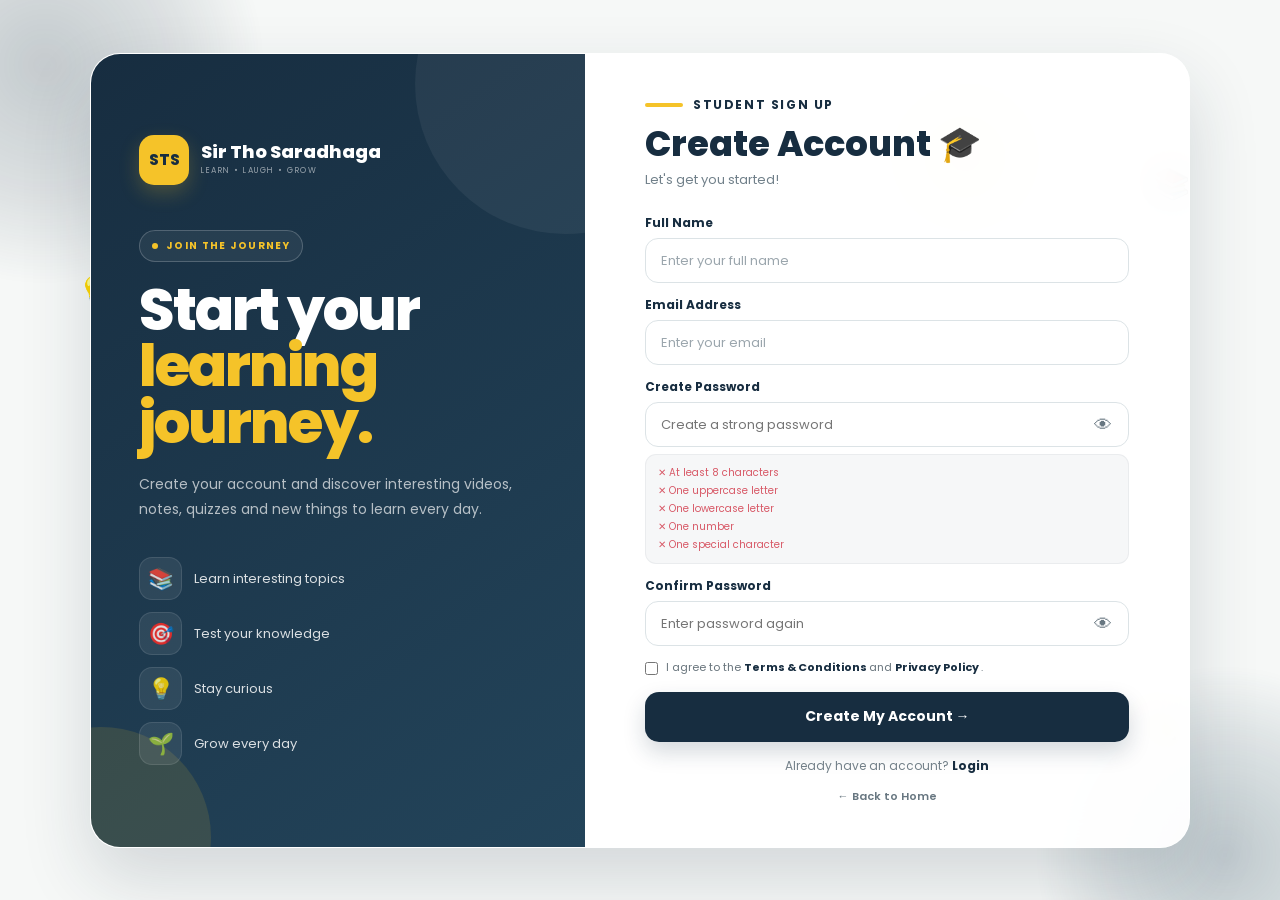
<file: Signup.html>
<!DOCTYPE html>
<html lang="en">

<head>

    <meta charset="UTF-8">

    <meta name="viewport"
          content="width=device-width, initial-scale=1.0">

    <title>Create Account | Sir Tho Saradhaga</title>


    <!-- GOOGLE FONT -->

    <link rel="preconnect"
          href="https://fonts.googleapis.com">

    <link rel="preconnect"
          href="https://fonts.gstatic.com"
          crossorigin>

    <link
        href="https://fonts.googleapis.com/css2?family=Caveat:wght@500;600;700&family=Poppins:wght@400;500;600;700;800&display=swap"
        rel="stylesheet">


    <style>

        /* =====================================================
           RESET
        ===================================================== */

        * {
            margin: 0;
            padding: 0;
            box-sizing: border-box;
        }


        body {

            font-family: "Poppins", sans-serif;

            min-height: 100vh;

            background: #f6f8f7;

            color: #172d40;

            overflow-x: hidden;
        }


        a {
            text-decoration: none;
        }


        button,
        input {
            font-family: inherit;
        }



        /* =====================================================
           PAGE
        ===================================================== */

        .signup-page {

            min-height: 100vh;

            position: relative;

            overflow: hidden;

            display: flex;

            align-items: center;

            justify-content: center;

            padding: 35px 25px;
        }



        /* =====================================================
           BACKGROUND BOUNCY EFFECTS
        ===================================================== */

        .bg-effect {

            position: absolute;

            border-radius: 50%;

            pointer-events: none;

            filter: blur(4px);

            z-index: 0;
        }


        .bg-one {

            width: 430px;
            height: 430px;

            left: -170px;
            top: -150px;

            background:
                radial-gradient(
                    circle,
                    rgba(23,45,64,0.22) 0%,
                    rgba(23,45,64,0.12) 40%,
                    transparent 72%
                );

            animation:
                signupBounceOne
                7s
                ease-in-out
                infinite;
        }


        .bg-two {

            width: 370px;
            height: 370px;

            right: -130px;
            bottom: -140px;

            background:
                radial-gradient(
                    circle,
                    rgba(25,60,80,0.25) 0%,
                    rgba(25,60,80,0.12) 42%,
                    transparent 72%
                );

            animation:
                signupBounceTwo
                8s
                ease-in-out
                infinite;
        }


        .bg-three {

            width: 170px;
            height: 170px;

            right: 18%;
            top: 8%;

            background:
                radial-gradient(
                    circle,
                    rgba(245,195,41,0.30),
                    rgba(245,195,41,0.07) 55%,
                    transparent 75%
                );

            animation:
                signupBounceThree
                6s
                ease-in-out
                infinite;
        }


        @keyframes signupBounceOne {

            0%,
            100% {
                transform:
                    translate(0,0)
                    scale(1);
            }

            50% {
                transform:
                    translate(110px,70px)
                    scale(1.12);
            }
        }


        @keyframes signupBounceTwo {

            0%,
            100% {
                transform:
                    translate(0,0)
                    scale(1);
            }

            50% {
                transform:
                    translate(-100px,-70px)
                    scale(1.12);
            }
        }


        @keyframes signupBounceThree {

            0%,
            100% {
                transform:
                    translate(0,0)
                    scale(1);
            }

            50% {
                transform:
                    translate(-50px,55px)
                    scale(1.2);
            }
        }



        /* =====================================================
           FLOATING OBJECTS
        ===================================================== */

        .floating {

            position: absolute;

            z-index: 1;

            font-size: 30px;

            pointer-events: none;

            animation:
                floatingObject
                4s
                ease-in-out
                infinite;
        }


        .float-book {

            right: 7%;
            top: 18%;
        }


        .float-bulb {

            left: 6%;
            top: 30%;

            animation-delay:
                1s;
        }


        .float-star {

            left: 8%;
            bottom: 18%;

            animation-delay:
                1.5s;
        }


        .float-pencil {

            right: 8%;
            bottom: 17%;

            animation-delay:
                2s;
        }


        @keyframes floatingObject {

            0%,
            100% {
                transform:
                    translateY(0)
                    rotate(-5deg);
            }

            50% {
                transform:
                    translateY(-14px)
                    rotate(5deg);
            }
        }



        /* =====================================================
           MAIN CARD
        ===================================================== */

        .signup-card {

            position: relative;

            z-index: 5;

            width: 100%;

            max-width: 1100px;

            min-height: 680px;

            display: grid;

            grid-template-columns:
                45% 55%;

            overflow: hidden;

            border-radius: 30px;

            background:
                rgba(255,255,255,0.84);

            border:
                1px solid rgba(255,255,255,0.95);

            box-shadow:
                0 30px 70px rgba(23,45,64,0.16);

            backdrop-filter:
                blur(18px);

            -webkit-backdrop-filter:
                blur(18px);
        }



        /* =====================================================
           LEFT SIDE
        ===================================================== */

        .signup-left {

            position: relative;

            overflow: hidden;

            padding:
                55px 48px;

            display: flex;

            flex-direction: column;

            justify-content: center;

            background:
                linear-gradient(
                    145deg,
                    #172d40,
                    #23445a
                );

            color: white;
        }


        .signup-left::before {

            content: "";

            position: absolute;

            width: 300px;
            height: 300px;

            border-radius: 50%;

            right: -130px;
            top: -120px;

            background:
                rgba(255,255,255,0.055);

            animation:
                leftCircle
                7s
                ease-in-out
                infinite;
        }


        .signup-left::after {

            content: "";

            position: absolute;

            width: 220px;
            height: 220px;

            border-radius: 50%;

            left: -100px;
            bottom: -100px;

            background:
                rgba(245,195,41,0.12);

            animation:
                leftCircleTwo
                8s
                ease-in-out
                infinite;
        }


        @keyframes leftCircle {

            0%,
            100% {
                transform:
                    translate(0,0);
            }

            50% {
                transform:
                    translate(-45px,60px);
            }
        }


        @keyframes leftCircleTwo {

            0%,
            100% {
                transform:
                    translate(0,0);
            }

            50% {
                transform:
                    translate(60px,-45px);
            }
        }



        /* =====================================================
           LOGO
        ===================================================== */

        .signup-logo {

            position: relative;

            z-index: 2;

            display: flex;

            align-items: center;

            gap: 12px;

            margin-bottom: 45px;
        }


        .signup-logo-mark {

            width: 50px;
            height: 50px;

            display: flex;

            align-items: center;
            justify-content: center;

            border-radius: 15px;

            background:
                #f5c329;

            color:
                #172d40;

            font-size: 15px;

            font-weight: 800;

            box-shadow:
                0 8px 20px rgba(245,195,41,0.22);
        }


        .signup-logo-text {

            display: flex;

            flex-direction: column;
        }


        .signup-logo-text strong {

            font-size: 18px;

            font-weight: 800;

            line-height: 1.1;
        }


        .signup-logo-text span {

            margin-top: 3px;

            font-size: 8px;

            letter-spacing: 1.5px;

            color:
                rgba(255,255,255,0.55);
        }



        /* =====================================================
           LEFT CONTENT
        ===================================================== */

        .signup-left-content {

            position: relative;

            z-index: 2;
        }


        .left-small-label {

            display: inline-flex;

            align-items: center;

            gap: 8px;

            padding:
                7px 12px;

            margin-bottom: 20px;

            border:
                1px solid rgba(255,255,255,0.20);

            border-radius: 30px;

            background:
                rgba(255,255,255,0.06);

            color:
                #f5c329;

            font-size: 10px;

            font-weight: 700;

            letter-spacing: 1.3px;
        }


        .left-small-label span {

            width: 6px;
            height: 6px;

            border-radius: 50%;

            background:
                #f5c329;
        }


        .signup-left h1 {

            max-width: 430px;

            margin-bottom: 20px;

            font-size:
                clamp(40px,5vw,58px);

            line-height:
                0.98;

            letter-spacing:
                -2px;

            font-weight:
                800;
        }


        .signup-left h1 span {

            color:
                #f5c329;
        }


        .signup-left-description {

            max-width: 410px;

            color:
                rgba(255,255,255,0.68);

            font-size:
                14px;

            line-height:
                1.8;
        }



        /* =====================================================
           BENEFITS
        ===================================================== */

        .benefits {

            position: relative;

            z-index: 2;

            margin-top: 35px;

            display: flex;

            flex-direction: column;

            gap: 12px;
        }


        .benefit {

            display: flex;

            align-items: center;

            gap: 12px;

            color:
                rgba(255,255,255,0.84);

            font-size:
                13px;
        }


        .benefit-icon {

            width: 43px;
            height: 43px;

            display: flex;

            align-items: center;

            justify-content: center;

            border-radius:
                13px;

            background:
                rgba(255,255,255,0.08);

            border:
                1px solid rgba(255,255,255,0.10);

            font-size:
                21px;

            transition:
                0.3s ease;
        }


        .benefit:hover .benefit-icon {

            transform:
                translateY(-4px);

            background:
                rgba(245,195,41,0.15);

            border-color:
                rgba(245,195,41,0.30);
        }



        /* =====================================================
           RIGHT SIDE
        ===================================================== */

        .signup-right {

            padding:
                42px 60px;

            display:
                flex;

            flex-direction:
                column;

            justify-content:
                center;

            background:
                rgba(255,255,255,0.72);
        }


        .signup-right-label {

            display:
                flex;

            align-items:
                center;

            gap:
                10px;

            margin-bottom:
                11px;

            color:
                #172d40;

            font-size:
                12px;

            font-weight:
                700;

            letter-spacing:
                1.6px;
        }


        .signup-right-label span {

            width:
                38px;

            height:
                4px;

            border-radius:
                10px;

            background:
                #f5c329;
        }


        .signup-right h2 {

            margin-bottom:
                7px;

            color:
                #172d40;

            font-size:
                35px;

            line-height:
                1.1;

            font-weight:
                800;
        }


        .subtitle {

            margin-bottom:
                24px;

            color:
                #71808a;

            font-size:
                13px;
        }



        /* =====================================================
           FORM
        ===================================================== */

        .form-group {

            margin-bottom:
                13px;
        }


        .form-group label {

            display:
                block;

            margin-bottom:
                6px;

            color:
                #172d40;

            font-size:
                12px;

            font-weight:
                700;
        }


        .form-group > input {

            width:
                100%;

            height:
                45px;

            padding:
                0 15px;

            border:
                1.5px solid #dce3e6;

            border-radius:
                13px;

            outline:
                none;

            background:
                rgba(255,255,255,0.9);

            color:
                #172d40;

            font-size:
                13px;

            transition:
                0.25s ease;
        }


        .form-group > input::placeholder {

            color:
                #9ba6ad;
        }


        .form-group > input:focus {

            border-color:
                #f5c329;

            box-shadow:
                0 0 0 4px
                rgba(245,195,41,0.12);

            background:
                white;
        }



        /* =====================================================
           PASSWORD INPUT
        ===================================================== */

        .password-input {

            position:
                relative;

            width:
                100%;
        }


        .password-input input {

            width:
                100%;

            height:
                45px;

            padding:
                0 50px 0 15px;

            border:
                1.5px solid #dce3e6;

            border-radius:
                13px;

            outline:
                none;

            background:
                rgba(255,255,255,0.9);

            color:
                #172d40;

            font-size:
                13px;

            transition:
                0.25s ease;
        }


        .password-input input:focus {

            border-color:
                #f5c329;

            box-shadow:
                0 0 0 4px
                rgba(245,195,41,0.12);

            background:
                white;
        }


        /* EYE */

        .eye-btn {

            position:
                absolute;

            right:
                9px;

            top:
                50%;

            transform:
                translateY(-50%);

            width:
                34px;

            height:
                34px;

            border:
                none;

            background:
                transparent;

            display:
                flex;

            align-items:
                center;

            justify-content:
                center;

            cursor:
                pointer;

            font-size:
                18px;

            color:
                #687781;

            padding:
                0;

            transition:
                0.2s ease;
        }


        .eye-btn:hover {

            color:
                #172d40;

            transform:
                translateY(-50%)
                scale(1.1);
        }



        /* =====================================================
           PASSWORD RULES
        ===================================================== */

        .password-rules {

            margin-top:
                7px;

            margin-bottom:
                3px;

            padding:
                8px 12px;

            border-radius:
                11px;

            background:
                rgba(23,45,64,0.035);

            border:
                1px solid rgba(23,45,64,0.05);

            font-size:
                10px;
        }


        .password-rules p {

            margin:
                2px 0;
        }


        .invalid {

            color:
                #d85a68;
        }


        .valid {

            color:
                #299260;
        }



        /* =====================================================
           TERMS
        ===================================================== */

        .terms {

            display:
                flex;

            align-items:
                flex-start;

            gap:
                8px;

            margin:
                12px 0 16px;

            color:
                #69757d;

            font-size:
                11px;

            line-height:
                1.5;
        }


        .terms input {

            margin-top:
                3px;

            accent-color:
                #f5c329;
        }


        .terms a {

            color:
                #172d40;

            font-weight:
                700;
        }



        /* =====================================================
           SIGNUP BUTTON
        ===================================================== */

        .signup-submit {

            width:
                100%;

            height:
                50px;

            border:
                none;

            border-radius:
                14px;

            background:
                #172d40;

            color:
                white;

            font-size:
                14px;

            font-weight:
                700;

            cursor:
                pointer;

            box-shadow:
                0 10px 22px
                rgba(23,45,64,0.18);

            transition:
                0.3s ease;
        }


        .signup-submit:hover {

            transform:
                translateY(-3px);

            background:
                #f5c329;

            color:
                #172d40;

            box-shadow:
                0 14px 28px
                rgba(23,45,64,0.18);
        }



        /* =====================================================
           LOGIN LINK
        ===================================================== */

        .login-text {

            text-align:
                center;

            margin-top:
                15px;

            color:
                #738089;

            font-size:
                12px;
        }


        .login-text a {

            color:
                #172d40;

            font-weight:
                700;
        }


        .login-text a:hover {

            color:
                #b58a00;
        }


        .back-home {

            display:
                block;

            width:
                fit-content;

            margin:
                13px auto 0;

            color:
                #687781;

            font-size:
                11px;

            font-weight:
                600;

            transition:
                0.2s ease;
        }


        .back-home:hover {

            color:
                #172d40;

            transform:
                translateX(-3px);
        }



        /* =====================================================
           RESPONSIVE
        ===================================================== */

        @media (max-width: 900px) {

            .signup-card {

                grid-template-columns:
                    1fr;

                max-width:
                    550px;
            }


            .signup-left {

                padding:
                    45px 40px;
            }


            .signup-left h1 {

                font-size:
                    46px;
            }


            .signup-right {

                padding:
                    45px 40px;
            }

        }



        @media (max-width: 600px) {

            .signup-page {

                padding:
                    20px 15px;
            }


            .signup-card {

                border-radius:
                    24px;
            }


            .signup-left {

                padding:
                    35px 28px;
            }


            .signup-logo {

                margin-bottom:
                    35px;
            }


            .signup-left h1 {

                font-size:
                    38px;
            }


            .signup-left-description {

                font-size:
                    13px;
            }


            .signup-right {

                padding:
                    35px 28px;
            }


            .signup-right h2 {

                font-size:
                    29px;
            }


            .floating {

                display:
                    none;
            }

        }



        @media (max-width: 400px) {

            .signup-left h1 {

                font-size:
                    34px;
            }


            .signup-right h2 {

                font-size:
                    27px;
            }

        }

    </style>

</head>


<body>


<div class="signup-page">


    <!-- =================================================
         BACKGROUND EFFECTS
    ================================================= -->

    <div class="bg-effect bg-one"></div>

    <div class="bg-effect bg-two"></div>

    <div class="bg-effect bg-three"></div>


    <!-- FLOATING OBJECTS -->

    <div class="floating float-book">
        📚
    </div>

    <div class="floating float-bulb">
        💡
    </div>

    <div class="floating float-star">
        ⭐
    </div>

    <div class="floating float-pencil">
        ✏️
    </div>



    <!-- =================================================
         SIGNUP CARD
    ================================================= -->

    <div class="signup-card">


        <!-- =============================================
             LEFT SIDE
        ============================================== -->

        <div class="signup-left">


            <!-- LOGO -->

            <div class="signup-logo">

                <div class="signup-logo-mark">
                    STS
                </div>

                <div class="signup-logo-text">

                    <strong>
                        Sir Tho Saradhaga
                    </strong>

                    <span>
                        LEARN • LAUGH • GROW
                    </span>

                </div>

            </div>


            <div class="signup-left-content">


                <div class="left-small-label">

                    <span></span>

                    JOIN THE JOURNEY

                </div>


                <h1>

                    Start your

                    <br>

                    <span>
                        learning journey.
                    </span>

                </h1>


                <p class="signup-left-description">

                    Create your account and discover
                    interesting videos, notes, quizzes
                    and new things to learn every day.

                </p>


                <!-- BENEFITS -->

                <div class="benefits">


                    <div class="benefit">

                        <div class="benefit-icon">
                            📚
                        </div>

                        Learn interesting topics

                    </div>


                    <div class="benefit">

                        <div class="benefit-icon">
                            🎯
                        </div>

                        Test your knowledge

                    </div>


                    <div class="benefit">

                        <div class="benefit-icon">
                            💡
                        </div>

                        Stay curious

                    </div>


                    <div class="benefit">

                        <div class="benefit-icon">
                            🌱
                        </div>

                        Grow every day

                    </div>


                </div>

            </div>

        </div>



        <!-- =============================================
             RIGHT SIDE
        ============================================== -->

        <div class="signup-right">


            <div class="signup-right-label">

                <span></span>

                STUDENT SIGN UP

            </div>


            <h2>
                Create Account 🎓
            </h2>


            <p class="subtitle">
                Let's get you started!
            </p>



            <!-- FORM -->

            <form id="signupForm">


                <!-- NAME -->

                <div class="form-group">

                    <label for="fullName">
                        Full Name
                    </label>

                    <input
                        type="text"
                        id="fullName"
                        placeholder="Enter your full name"
                        autocomplete="name"
                        required
                    >

                </div>



                <!-- EMAIL -->

                <div class="form-group">

                    <label for="signupEmail">
                        Email Address
                    </label>

                    <input
                        type="email"
                        id="signupEmail"
                        placeholder="Enter your email"
                        autocomplete="email"
                        required
                    >

                </div>



                <!-- PASSWORD -->

                <div class="form-group">

                    <label for="signupPassword">
                        Create Password
                    </label>


                    <div class="password-input">

                        <input
                            type="password"
                            id="signupPassword"
                            placeholder="Create a strong password"
                            autocomplete="new-password"
                            required
                        >


                        <button
                            type="button"
                            class="eye-btn"
                            id="signupEye"
                            aria-label="Show password"
                        >
                            👁
                        </button>

                    </div>


                    <!-- PASSWORD RULES -->

                    <div class="password-rules">

                        <p
                            id="lengthRule"
                            class="invalid"
                        >
                            ✕ At least 8 characters
                        </p>

                        <p
                            id="upperRule"
                            class="invalid"
                        >
                            ✕ One uppercase letter
                        </p>

                        <p
                            id="lowerRule"
                            class="invalid"
                        >
                            ✕ One lowercase letter
                        </p>

                        <p
                            id="numberRule"
                            class="invalid"
                        >
                            ✕ One number
                        </p>

                        <p
                            id="specialRule"
                            class="invalid"
                        >
                            ✕ One special character
                        </p>

                    </div>

                </div>



                <!-- CONFIRM PASSWORD -->

                <div class="form-group">

                    <label for="confirmPassword">
                        Confirm Password
                    </label>


                    <div class="password-input">

                        <input
                            type="password"
                            id="confirmPassword"
                            placeholder="Enter password again"
                            autocomplete="new-password"
                            required
                        >


                        <button
                            type="button"
                            class="eye-btn"
                            id="confirmEye"
                            aria-label="Show password"
                        >
                            👁
                        </button>

                    </div>

                </div>



                <!-- TERMS -->

                <label class="terms">

                    <input
                        type="checkbox"
                        id="terms"
                    >

                    <span>

                        I agree to the

                        <a href="#">
                            Terms & Conditions
                        </a>

                        and

                        <a href="#">
                            Privacy Policy
                        </a>.

                    </span>

                </label>



                <!-- CREATE ACCOUNT -->

                <button
                    type="submit"
                    class="signup-submit"
                >
                    Create My Account →
                </button>


            </form>



            <!-- LOGIN -->

            <p class="login-text">

                Already have an account?

                <a href="login.html">
                    Login
                </a>

            </p>


            <!-- HOME -->

            <a
                href="index.html"
                class="back-home"
            >
                ← Back to Home
            </a>


        </div>

    </div>

</div>



<script>


/* =====================================================
   PASSWORD SHOW / HIDE
===================================================== */

function setupPasswordToggle(
    inputId,
    buttonId
) {

    const input =
        document.getElementById(inputId);

    const button =
        document.getElementById(buttonId);


    button.addEventListener(
        "click",
        function () {

            if (
                input.type === "password"
            ) {

                input.type = "text";

                button.textContent =
                    "🙈";

                button.setAttribute(
                    "aria-label",
                    "Hide password"
                );

            } else {

                input.type =
                    "password";

                button.textContent =
                    "👁";

                button.setAttribute(
                    "aria-label",
                    "Show password"
                );

            }

        }
    );

}


setupPasswordToggle(
    "signupPassword",
    "signupEye"
);


setupPasswordToggle(
    "confirmPassword",
    "confirmEye"
);



/* =====================================================
   PASSWORD RULES
===================================================== */

const password =
    document.getElementById(
        "signupPassword"
    );


const lengthRule =
    document.getElementById(
        "lengthRule"
    );


const upperRule =
    document.getElementById(
        "upperRule"
    );


const lowerRule =
    document.getElementById(
        "lowerRule"
    );


const numberRule =
    document.getElementById(
        "numberRule"
    );


const specialRule =
    document.getElementById(
        "specialRule"
    );


function updateRule(
    element,
    valid,
    text
) {

    if (valid) {

        element.textContent =
            "✓ " + text;

        element.classList.remove(
            "invalid"
        );

        element.classList.add(
            "valid"
        );

    } else {

        element.textContent =
            "✕ " + text;

        element.classList.remove(
            "valid"
        );

        element.classList.add(
            "invalid"
        );

    }

}


password.addEventListener(
    "input",
    function () {

        const value =
            password.value;


        updateRule(
            lengthRule,
            value.length >= 8,
            "At least 8 characters"
        );


        updateRule(
            upperRule,
            /[A-Z]/.test(value),
            "One uppercase letter"
        );


        updateRule(
            lowerRule,
            /[a-z]/.test(value),
            "One lowercase letter"
        );


        updateRule(
            numberRule,
            /[0-9]/.test(value),
            "One number"
        );


        updateRule(
            specialRule,
            /[^A-Za-z0-9]/.test(value),
            "One special character"
        );

    }
);



/* =====================================================
   CREATE ACCOUNT
===================================================== */

const signupForm =
    document.getElementById(
        "signupForm"
    );


signupForm.addEventListener(
    "submit",
    function (event) {

        event.preventDefault();


        const name =
            document
                .getElementById(
                    "fullName"
                )
                .value
                .trim();


        const email =
            document
                .getElementById(
                    "signupEmail"
                )
                .value
                .trim()
                .toLowerCase();


        const passwordValue =
            document
                .getElementById(
                    "signupPassword"
                )
                .value;


        const confirmValue =
            document
                .getElementById(
                    "confirmPassword"
                )
                .value;


        const terms =
            document
                .getElementById(
                    "terms"
                )
                .checked;



        /* NAME */

        if (name.length < 2) {

            alert(
                "Please enter your full name."
            );

            return;
        }



        /* EMAIL */

        const emailPattern =
            /^[^\s@]+@[^\s@]+\.[^\s@]+$/;


        if (
            !emailPattern.test(email)
        ) {

            alert(
                "Please enter a valid email address."
            );

            return;
        }



        /* PASSWORD */

        const strongPassword =
            passwordValue.length >= 8 &&
            /[A-Z]/.test(passwordValue) &&
            /[a-z]/.test(passwordValue) &&
            /[0-9]/.test(passwordValue) &&
            /[^A-Za-z0-9]/.test(
                passwordValue
            );


        if (!strongPassword) {

            alert(
                "Please satisfy all password requirements."
            );

            return;
        }



        /* CONFIRM PASSWORD */

        if (
            passwordValue !==
            confirmValue
        ) {

            alert(
                "Passwords do not match."
            );

            return;
        }



        /* TERMS */

        if (!terms) {

            alert(
                "Please agree to the Terms & Conditions and Privacy Policy."
            );

            return;
        }



        /* =================================================
           SAVE ACCOUNT
        ================================================= */

        const user = {

            name:
                name,

            email:
                email,

            password:
                passwordValue

        };


        localStorage.setItem(
            "sirThoUser",
            JSON.stringify(user)
        );


        /* LOGIN USER */

        localStorage.setItem(
            "sirThoLoggedIn",
            "true"
        );


        /* GO TO STUDENT PROFILE */

        window.location.href =
            "student-profile.html";

    }
);

</script>


</body>

</html>
</file>
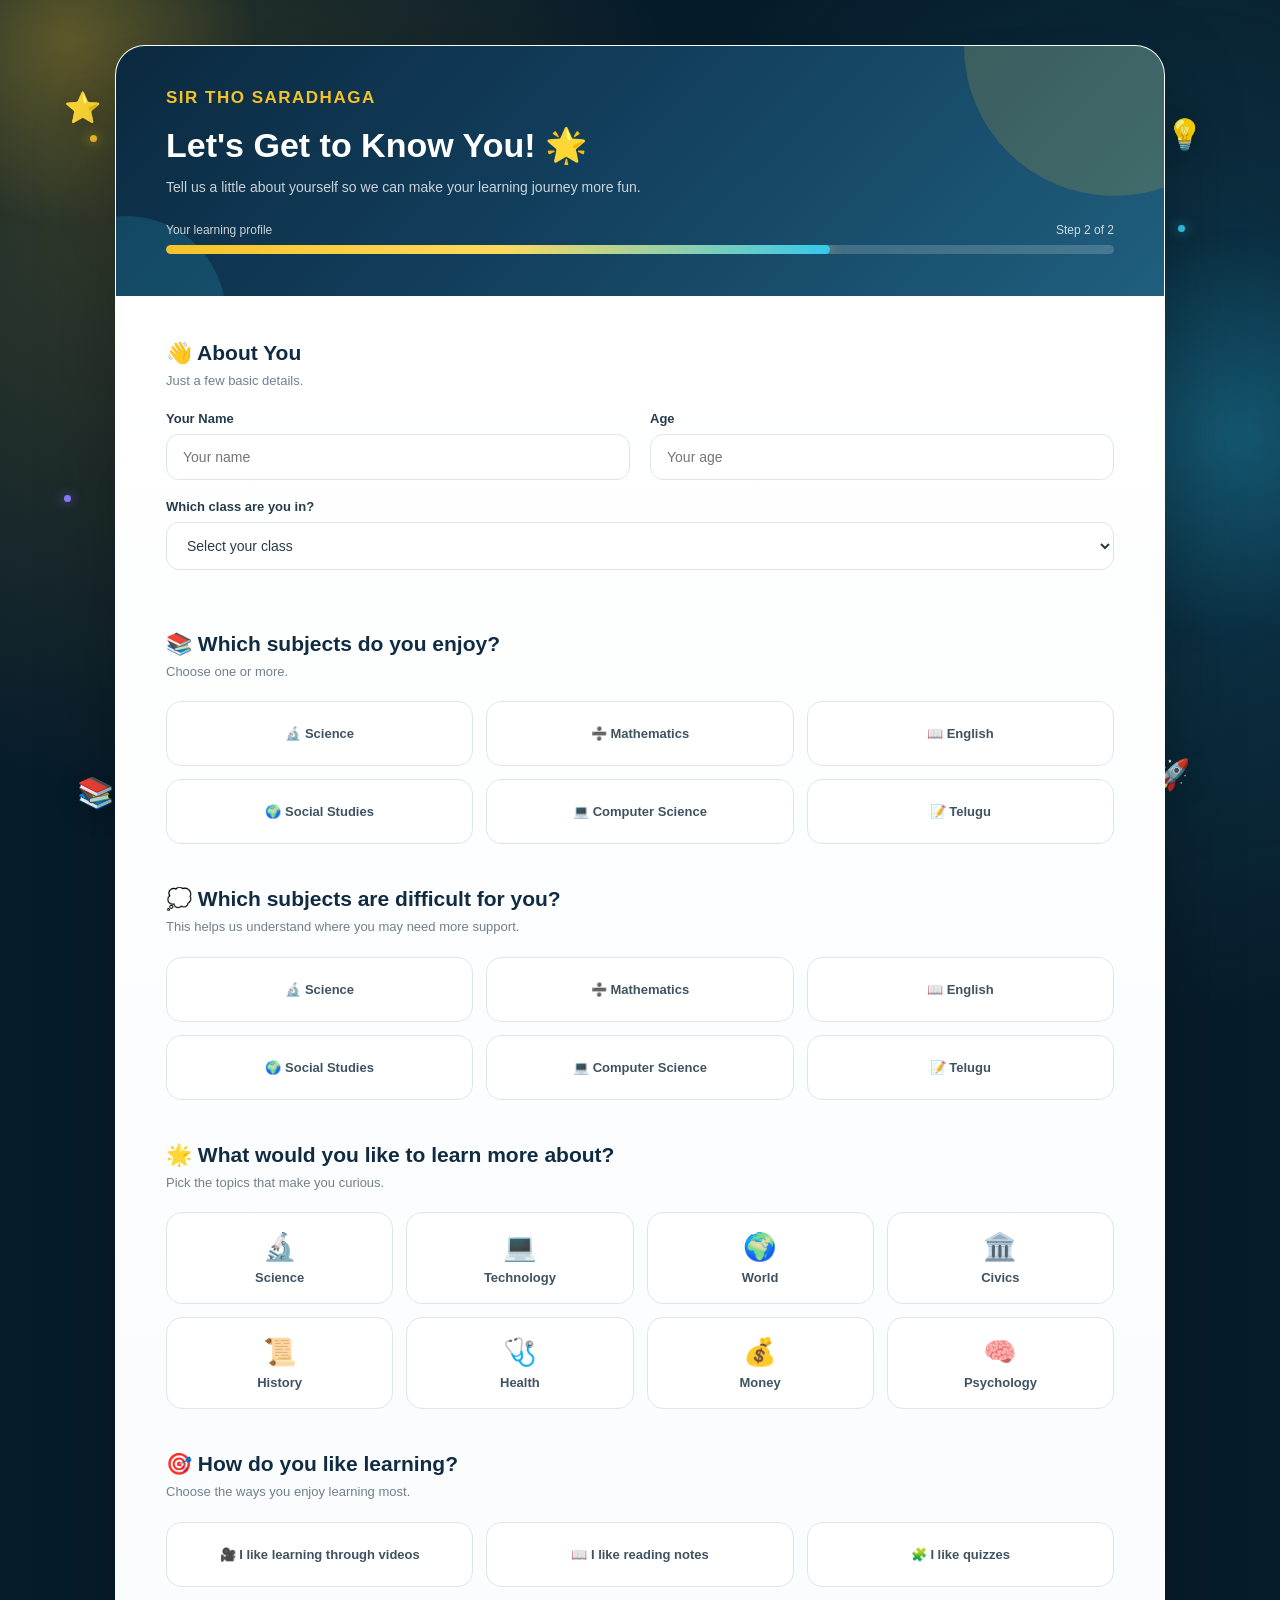
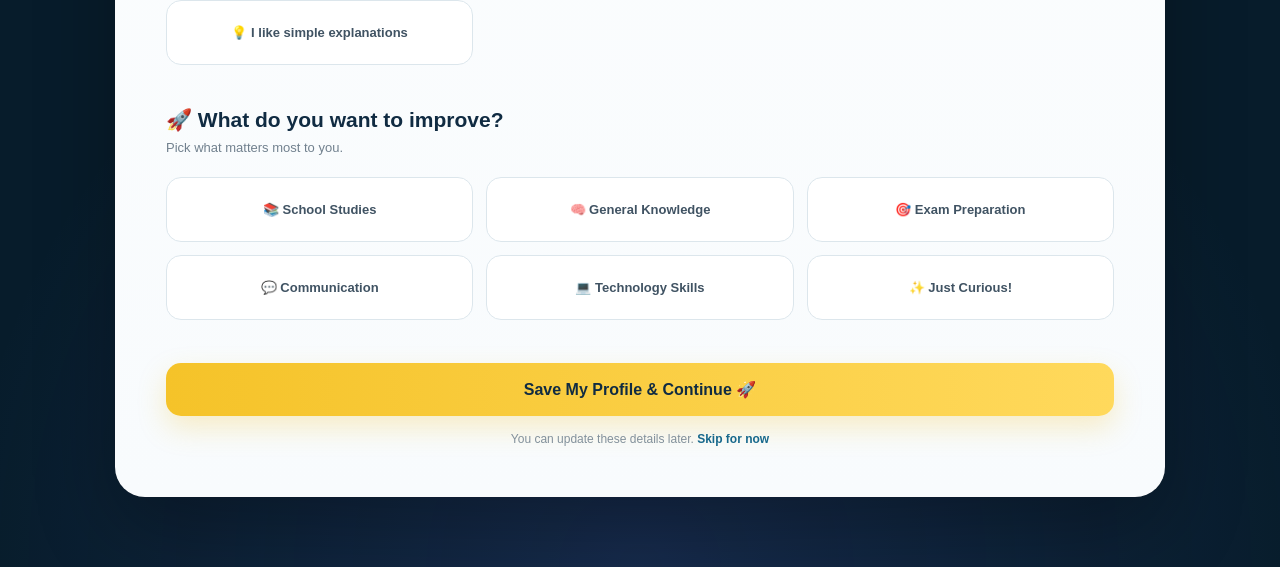
<file: student-profile.html>
<!DOCTYPE html>
<html lang="en">

<head>

    <meta charset="UTF-8">
    <meta name="viewport" content="width=device-width, initial-scale=1.0">

    <title>Your Learning Profile | Sir Tho Saradhaga</title>

    <style>

        * {
            margin: 0;
            padding: 0;
            box-sizing: border-box;
        }


        /* =========================================
           BODY
        ========================================= */

        body {
            font-family: "Poppins", Arial, sans-serif;
            min-height: 100vh;
            background: #071c2b;
            color: #102238;
            overflow-x: hidden;
        }


        /* =========================================
           PAGE
        ========================================= */

        .page {
            min-height: 100vh;
            position: relative;
            overflow: hidden;
            padding: 45px 20px 70px;

            background:
                radial-gradient(
                    circle at 10% 10%,
                    rgba(245, 195, 41, 0.18),
                    transparent 25%
                ),
                radial-gradient(
                    circle at 90% 20%,
                    rgba(39, 173, 214, 0.20),
                    transparent 28%
                ),
                radial-gradient(
                    circle at 50% 100%,
                    rgba(91, 110, 225, 0.18),
                    transparent 30%
                ),
                #071c2b;
        }


        /* =========================================
           ANIMATED BACKGROUND GLOW
        ========================================= */

        .bg-glow {
            position: fixed;
            border-radius: 50%;
            pointer-events: none;
            filter: blur(3px);
            z-index: 0;
        }

        .bg-glow-one {
            width: 380px;
            height: 380px;
            top: -150px;
            left: -120px;

            background:
                radial-gradient(
                    circle,
                    rgba(245, 195, 41, 0.28),
                    transparent 70%
                );

            animation: glowMoveOne 8s ease-in-out infinite;
        }

        .bg-glow-two {
            width: 420px;
            height: 420px;
            right: -170px;
            top: 25%;

            background:
                radial-gradient(
                    circle,
                    rgba(45, 188, 229, 0.25),
                    transparent 70%
                );

            animation: glowMoveTwo 10s ease-in-out infinite;
        }

        .bg-glow-three {
            width: 350px;
            height: 350px;
            bottom: -160px;
            left: 35%;

            background:
                radial-gradient(
                    circle,
                    rgba(103, 92, 220, 0.24),
                    transparent 70%
                );

            animation: glowMoveThree 9s ease-in-out infinite;
        }


        @keyframes glowMoveOne {

            0%,
            100% {
                transform: translate(0, 0);
            }

            50% {
                transform: translate(60px, 40px);
            }
        }


        @keyframes glowMoveTwo {

            0%,
            100% {
                transform: translate(0, 0);
            }

            50% {
                transform: translate(-50px, 40px);
            }
        }


        @keyframes glowMoveThree {

            0%,
            100% {
                transform: translateY(0);
            }

            50% {
                transform: translateY(-60px);
            }
        }


        /* =========================================
           MOVING DOTS
        ========================================= */

        .dots {
            position: fixed;
            inset: 0;
            pointer-events: none;
            z-index: 1;
            overflow: hidden;
        }

        .dot {
            position: absolute;
            width: 7px;
            height: 7px;
            border-radius: 50%;

            background: #f5c329;

            box-shadow:
                0 0 12px rgba(245, 195, 41, 0.8);

            animation: dotFloat 7s ease-in-out infinite;
        }

        .dot:nth-child(2),
        .dot:nth-child(5),
        .dot:nth-child(8) {
            background: #35c8ed;

            box-shadow:
                0 0 12px rgba(53, 200, 237, 0.8);
        }

        .dot:nth-child(3),
        .dot:nth-child(7) {
            background: #8c7cff;

            box-shadow:
                0 0 12px rgba(140, 124, 255, 0.8);
        }

        .dot:nth-child(1) {
            top: 15%;
            left: 7%;
            animation-delay: 0s;
        }

        .dot:nth-child(2) {
            top: 25%;
            left: 92%;
            animation-delay: 1s;
        }

        .dot:nth-child(3) {
            top: 55%;
            left: 5%;
            animation-delay: 2s;
        }

        .dot:nth-child(4) {
            top: 75%;
            left: 90%;
            animation-delay: 3s;
        }

        .dot:nth-child(5) {
            top: 85%;
            left: 15%;
            animation-delay: 1.5s;
        }

        .dot:nth-child(6) {
            top: 12%;
            left: 48%;
            animation-delay: 2.5s;
        }

        .dot:nth-child(7) {
            top: 65%;
            left: 78%;
            animation-delay: 3.5s;
        }

        .dot:nth-child(8) {
            top: 40%;
            left: 25%;
            animation-delay: 4s;
        }


        @keyframes dotFloat {

            0%,
            100% {
                transform: translateY(0) scale(1);
                opacity: .55;
            }

            50% {
                transform: translateY(-35px) scale(1.4);
                opacity: 1;
            }
        }


        /* =========================================
           FLOATING EMOJIS
        ========================================= */

        .decoration {
            position: fixed;
            z-index: 2;
            font-size: 30px;
            pointer-events: none;

            filter:
                drop-shadow(
                    0 5px 12px rgba(0, 0, 0, .20)
                );

            animation: emojiFloat 4s ease-in-out infinite;
        }

        .dec-one {
            top: 10%;
            left: 5%;
        }

        .dec-two {
            top: 13%;
            right: 6%;
            animation-delay: .8s;
        }

        .dec-three {
            bottom: 10%;
            left: 6%;
            animation-delay: 1.5s;
        }

        .dec-four {
            bottom: 12%;
            right: 7%;
            animation-delay: 2.2s;
        }


        @keyframes emojiFloat {

            0%,
            100% {
                transform:
                    translateY(0)
                    rotate(-5deg);
            }

            50% {
                transform:
                    translateY(-14px)
                    rotate(5deg);
            }
        }


        /* =========================================
           MAIN PROFILE CONTAINER
        ========================================= */

        .profile-container {
            width: 100%;
            max-width: 1050px;
            margin: 0 auto;

            position: relative;
            z-index: 5;

            background:
                rgba(255, 255, 255, 0.96);

            border-radius: 30px;

            border:
                1px solid rgba(255, 255, 255, 0.5);

            box-shadow:
                0 30px 80px rgba(0, 0, 0, 0.28);

            overflow: hidden;

            animation: containerAppear .8s ease forwards;
        }


        @keyframes containerAppear {

            from {
                opacity: 0;
                transform: translateY(25px);
            }

            to {
                opacity: 1;
                transform: translateY(0);
            }
        }


        /* =========================================
           HEADER
        ========================================= */

        .profile-header {
            position: relative;
            overflow: hidden;

            padding: 42px 50px;

            color: white;

            background:
                linear-gradient(
                    135deg,
                    #0b2940 0%,
                    #123f5d 45%,
                    #205f7e 100%
                );
        }


        .profile-header::before {
            content: "";

            position: absolute;

            width: 300px;
            height: 300px;

            right: -100px;
            top: -150px;

            border-radius: 50%;

            background:
                rgba(245, 195, 41, 0.16);

            animation:
                headerCircle 7s ease-in-out infinite;
        }


        .profile-header::after {
            content: "";

            position: absolute;

            width: 200px;
            height: 200px;

            left: -90px;
            bottom: -120px;

            border-radius: 50%;

            background:
                rgba(53, 200, 237, 0.16);

            animation:
                headerCircle 8s ease-in-out infinite reverse;
        }


        @keyframes headerCircle {

            0%,
            100% {
                transform: scale(1);
            }

            50% {
                transform: scale(1.2);
            }
        }


        .logo {
            position: relative;
            z-index: 3;

            color: #f5c329;

            font-size: 17px;
            font-weight: 800;

            letter-spacing: 1.5px;

            margin-bottom: 17px;
        }


        .profile-header h1 {
            position: relative;
            z-index: 3;

            font-size: 34px;

            margin-bottom: 10px;

            line-height: 1.2;
        }


        .profile-header p {
            position: relative;
            z-index: 3;

            color:
                rgba(255, 255, 255, .78);

            font-size: 14px;

            max-width: 650px;

            line-height: 1.6;
        }


        /* =========================================
           PROGRESS
        ========================================= */

        .progress-section {
            position: relative;
            z-index: 3;

            margin-top: 25px;
        }


        .progress-top {
            display: flex;

            justify-content: space-between;

            font-size: 12px;

            margin-bottom: 8px;

            color:
                rgba(255, 255, 255, .78);
        }


        .progress-bar {
            height: 9px;

            background:
                rgba(255, 255, 255, .18);

            border-radius: 20px;

            overflow: hidden;
        }


        .progress-fill {
            width: 70%;
            height: 100%;

            border-radius: 20px;

            background:
                linear-gradient(
                    90deg,
                    #f5c329,
                    #ffd95c,
                    #35c8ed
                );

            box-shadow:
                0 0 15px
                rgba(245, 195, 41, .55);

            animation:
                progressGlow 2.5s ease-in-out infinite;
        }


        @keyframes progressGlow {

            0%,
            100% {
                filter: brightness(1);
            }

            50% {
                filter: brightness(1.25);
            }
        }


        /* =========================================
           FORM
        ========================================= */

        .profile-form {
            padding: 45px 50px 50px;

            background:
                linear-gradient(
                    180deg,
                    #ffffff,
                    #f8fbfd
                );
        }


        .section {
            margin-bottom: 38px;

            padding-bottom: 5px;
        }


        .section-title {
            font-size: 21px;

            color: #102b42;

            margin-bottom: 6px;

            font-weight: 800;
        }


        .section-subtitle {
            font-size: 13px;

            color: #71808e;

            margin-bottom: 20px;

            line-height: 1.5;
        }


        /* =========================================
           FORM GROUP
        ========================================= */

        .form-group {
            margin-bottom: 19px;
        }


        .form-group label {
            display: block;

            font-size: 13px;

            font-weight: 700;

            color: #263c4d;

            margin-bottom: 8px;
        }


        .form-group input,
        .form-group select {

            width: 100%;

            padding: 14px 16px;

            border:
                1.5px solid #dce6ec;

            border-radius: 13px;

            font-size: 14px;

            outline: none;

            background: #ffffff;

            color: #263c4d;

            transition:
                border-color .25s ease,
                box-shadow .25s ease,
                transform .25s ease;
        }


        .form-group input:hover,
        .form-group select:hover {
            border-color: #a9c8d7;
        }


        .form-group input:focus,
        .form-group select:focus {

            border-color: #f5c329;

            box-shadow:
                0 0 0 4px
                rgba(245, 195, 41, .13);

            transform: translateY(-1px);
        }


        .two-columns {

            display: grid;

            grid-template-columns:
                1fr 1fr;

            gap: 20px;
        }


        /* =========================================
           OPTION CARDS
        ========================================= */

        .option-grid {

            display: grid;

            grid-template-columns:
                repeat(3, 1fr);

            gap: 13px;
        }


        .option-card {
            position: relative;
        }


        .option-card input {
            position: absolute;

            opacity: 0;

            pointer-events: none;
        }


        .option-card label {

            min-height: 65px;

            border:
                1.5px solid #dce6ec;

            border-radius: 15px;

            display: flex;

            align-items: center;

            justify-content: center;

            text-align: center;

            padding: 11px;

            cursor: pointer;

            background:
                rgba(255, 255, 255, .95);

            color: #405363;

            font-size: 13px;

            font-weight: 700;

            transition:
                transform .25s ease,
                border-color .25s ease,
                background .25s ease,
                box-shadow .25s ease;
        }


        .option-card label:hover {

            transform: translateY(-4px);

            border-color: #f5c329;

            background:
                #fffdf3;

            box-shadow:
                0 10px 25px
                rgba(16, 43, 66, .08);
        }


        .option-card input:checked + label {

            border-color: #f5c329;

            background:
                linear-gradient(
                    135deg,
                    #fff8d7,
                    #fffdf1
                );

            color: #102b42;

            box-shadow:
                0 10px 25px
                rgba(245, 195, 41, .18);

            transform:
                translateY(-3px)
                scale(1.01);
        }


        .option-card input:checked + label::after {

            content: "✓";

            position: absolute;

            top: 7px;
            right: 8px;

            width: 20px;
            height: 20px;

            display: flex;

            align-items: center;
            justify-content: center;

            border-radius: 50%;

            background: #f5c329;

            color: #102b42;

            font-size: 12px;

            font-weight: 900;

            animation:
                checkPop .25s ease;
        }


        @keyframes checkPop {

            0% {
                transform: scale(0);
            }

            80% {
                transform: scale(1.2);
            }

            100% {
                transform: scale(1);
            }
        }


        /* =========================================
           INTEREST OPTIONS
        ========================================= */

        .interest-grid {

            display: grid;

            grid-template-columns:
                repeat(4, 1fr);

            gap: 13px;
        }


        .interest-card {
            position: relative;
        }


        .interest-card input {

            position: absolute;

            opacity: 0;

            pointer-events: none;
        }


        .interest-card label {

            min-height: 92px;

            border:
                1.5px solid #dce6ec;

            border-radius: 16px;

            display: flex;

            flex-direction: column;

            align-items: center;

            justify-content: center;

            gap: 7px;

            cursor: pointer;

            background: white;

            font-size: 13px;

            font-weight: 700;

            color: #405363;

            transition:
                transform .25s ease,
                border-color .25s ease,
                background .25s ease,
                box-shadow .25s ease;
        }


        .interest-card label span {

            font-size: 27px;

            transition:
                transform .3s ease;
        }


        .interest-card label:hover {

            transform: translateY(-4px);

            border-color: #35c8ed;

            box-shadow:
                0 10px 25px
                rgba(53, 200, 237, .12);
        }


        .interest-card label:hover span {

            transform:
                scale(1.15)
                rotate(5deg);
        }


        .interest-card input:checked + label {

            background:
                linear-gradient(
                    135deg,
                    #edfaff,
                    #fffdf1
                );

            border-color: #35c8ed;

            color: #123f5d;

            box-shadow:
                0 10px 25px
                rgba(53, 200, 237, .16);

            transform:
                translateY(-3px);
        }


        /* =========================================
           BUTTON
        ========================================= */

        .continue-button {

            width: 100%;

            border: none;

            border-radius: 15px;

            padding: 17px;

            background:
                linear-gradient(
                    90deg,
                    #f5c329,
                    #ffd95c
                );

            color: #102b42;

            font-size: 16px;

            font-weight: 800;

            cursor: pointer;

            box-shadow:
                0 12px 28px
                rgba(245, 195, 41, .25);

            transition:
                transform .3s ease,
                box-shadow .3s ease;
        }


        .continue-button:hover {

            transform:
                translateY(-4px);

            box-shadow:
                0 18px 35px
                rgba(245, 195, 41, .35);
        }


        .continue-button:active {

            transform:
                translateY(-1px)
                scale(.99);
        }


        /* =========================================
           SKIP
        ========================================= */

        .skip-text {

            text-align: center;

            margin-top: 16px;

            font-size: 12px;

            color: #82909b;
        }


        .skip-text a {

            color: #17688c;

            text-decoration: none;

            font-weight: 700;

            transition: color .2s ease;
        }


        .skip-text a:hover {

            color: #f0b800;
        }


        /* =========================================
           RESPONSIVE
        ========================================= */

        @media (max-width: 850px) {

            .option-grid {

                grid-template-columns:
                    repeat(2, 1fr);
            }

            .interest-grid {

                grid-template-columns:
                    repeat(2, 1fr);
            }
        }


        @media (max-width: 650px) {

            .page {

                padding:
                    15px 10px 40px;
            }


            .profile-header {

                padding:
                    32px 25px;
            }


            .profile-header h1 {

                font-size: 27px;
            }


            .profile-form {

                padding:
                    32px 22px 35px;
            }


            .two-columns {

                grid-template-columns: 1fr;

                gap: 0;
            }


            .option-grid,
            .interest-grid {

                grid-template-columns:
                    1fr 1fr;
            }


            .decoration {

                display: none;
            }


            .bg-glow-one {

                width: 250px;
                height: 250px;
            }


            .bg-glow-two {

                width: 280px;
                height: 280px;
            }
        }


        @media (max-width: 420px) {

            .option-grid,
            .interest-grid {

                grid-template-columns:
                    1fr;
            }


            .profile-header h1 {

                font-size: 24px;
            }
        }

    </style>

</head>


<body>


    <div class="page">


        <!-- BACKGROUND GLOW -->

        <div class="bg-glow bg-glow-one"></div>

        <div class="bg-glow bg-glow-two"></div>

        <div class="bg-glow bg-glow-three"></div>


        <!-- MOVING DOTS -->

        <div class="dots">

            <div class="dot"></div>
            <div class="dot"></div>
            <div class="dot"></div>
            <div class="dot"></div>
            <div class="dot"></div>
            <div class="dot"></div>
            <div class="dot"></div>
            <div class="dot"></div>

        </div>


        <!-- FLOATING DECORATIONS -->

        <div class="decoration dec-one">
            ⭐
        </div>

        <div class="decoration dec-two">
            💡
        </div>

        <div class="decoration dec-three">
            📚
        </div>

        <div class="decoration dec-four">
            🚀
        </div>


        <!-- PROFILE -->

        <div class="profile-container">


            <!-- HEADER -->

            <div class="profile-header">


                <div class="logo">
                    SIR THO SARADHAGA
                </div>


                <h1>
                    Let's Get to Know You! 🌟
                </h1>


                <p>
                    Tell us a little about yourself so we
                    can make your learning journey more fun.
                </p>


                <!-- PROGRESS -->

                <div class="progress-section">

                    <div class="progress-top">

                        <span>
                            Your learning profile
                        </span>

                        <span>
                            Step 2 of 2
                        </span>

                    </div>


                    <div class="progress-bar">

                        <div class="progress-fill"></div>

                    </div>

                </div>


            </div>


            <!-- FORM -->

            <form
                class="profile-form"
                id="profileForm"
            >


                <!-- ABOUT YOU -->

                <div class="section">

                    <h2 class="section-title">
                        👋 About You
                    </h2>

                    <p class="section-subtitle">
                        Just a few basic details.
                    </p>


                    <div class="two-columns">


                        <div class="form-group">

                            <label for="studentName">
                                Your Name
                            </label>

                            <input
                                type="text"
                                id="studentName"
                                placeholder="Your name"
                                required
                            >

                        </div>


                        <div class="form-group">

                            <label for="age">
                                Age
                            </label>

                            <input
                                type="number"
                                id="age"
                                min="5"
                                max="100"
                                placeholder="Your age"
                            >

                        </div>


                    </div>


                    <div class="form-group">

                        <label for="classLevel">
                            Which class are you in?
                        </label>

                        <select id="classLevel">

                            <option value="">
                                Select your class
                            </option>

                            <option value="6">
                                6th Class
                            </option>

                            <option value="7">
                                7th Class
                            </option>

                            <option value="8">
                                8th Class
                            </option>

                            <option value="9">
                                9th Class
                            </option>

                            <option value="10">
                                10th Class
                            </option>

                            <option value="11">
                                11th Class
                            </option>

                            <option value="12">
                                12th Class
                            </option>

                            <option value="intermediate">
                                Intermediate
                            </option>

                            <option value="college">
                                College
                            </option>

                            <option value="other">
                                Other
                            </option>

                        </select>

                    </div>

                </div>


                <!-- SUBJECTS -->

                <div class="section">

                    <h2 class="section-title">
                        📚 Which subjects do you enjoy?
                    </h2>

                    <p class="section-subtitle">
                        Choose one or more.
                    </p>


                    <div class="option-grid">


                        <div class="option-card">

                            <input
                                type="checkbox"
                                id="enjoyScience"
                                name="enjoySubjects"
                                value="Science"
                            >

                            <label for="enjoyScience">
                                🔬 Science
                            </label>

                        </div>


                        <div class="option-card">

                            <input
                                type="checkbox"
                                id="enjoyMath"
                                name="enjoySubjects"
                                value="Mathematics"
                            >

                            <label for="enjoyMath">
                                ➗ Mathematics
                            </label>

                        </div>


                        <div class="option-card">

                            <input
                                type="checkbox"
                                id="enjoyEnglish"
                                name="enjoySubjects"
                                value="English"
                            >

                            <label for="enjoyEnglish">
                                📖 English
                            </label>

                        </div>


                        <div class="option-card">

                            <input
                                type="checkbox"
                                id="enjoySocial"
                                name="enjoySubjects"
                                value="Social Studies"
                            >

                            <label for="enjoySocial">
                                🌍 Social Studies
                            </label>

                        </div>


                        <div class="option-card">

                            <input
                                type="checkbox"
                                id="enjoyComputer"
                                name="enjoySubjects"
                                value="Computer Science"
                            >

                            <label for="enjoyComputer">
                                💻 Computer Science
                            </label>

                        </div>


                        <div class="option-card">

                            <input
                                type="checkbox"
                                id="enjoyTelugu"
                                name="enjoySubjects"
                                value="Telugu"
                            >

                            <label for="enjoyTelugu">
                                📝 Telugu
                            </label>

                        </div>


                    </div>

                </div>


                <!-- DIFFICULT SUBJECTS -->

                <div class="section">

                    <h2 class="section-title">
                        💭 Which subjects are difficult for you?
                    </h2>

                    <p class="section-subtitle">
                        This helps us understand where you may need more support.
                    </p>


                    <div class="option-grid">


                        <div class="option-card">

                            <input
                                type="checkbox"
                                name="weakSubjects"
                                value="Science"
                                id="weakScience"
                            >

                            <label for="weakScience">
                                🔬 Science
                            </label>

                        </div>


                        <div class="option-card">

                            <input
                                type="checkbox"
                                name="weakSubjects"
                                value="Mathematics"
                                id="weakMath"
                            >

                            <label for="weakMath">
                                ➗ Mathematics
                            </label>

                        </div>


                        <div class="option-card">

                            <input
                                type="checkbox"
                                name="weakSubjects"
                                value="English"
                                id="weakEnglish"
                            >

                            <label for="weakEnglish">
                                📖 English
                            </label>

                        </div>


                        <div class="option-card">

                            <input
                                type="checkbox"
                                name="weakSubjects"
                                value="Social Studies"
                                id="weakSocial"
                            >

                            <label for="weakSocial">
                                🌍 Social Studies
                            </label>

                        </div>


                        <div class="option-card">

                            <input
                                type="checkbox"
                                name="weakSubjects"
                                value="Computer Science"
                                id="weakComputer"
                            >

                            <label for="weakComputer">
                                💻 Computer Science
                            </label>

                        </div>


                        <div class="option-card">

                            <input
                                type="checkbox"
                                name="weakSubjects"
                                value="Telugu"
                                id="weakTelugu"
                            >

                            <label for="weakTelugu">
                                📝 Telugu
                            </label>

                        </div>


                    </div>

                </div>


                <!-- INTERESTS -->

                <div class="section">

                    <h2 class="section-title">
                        🌟 What would you like to learn more about?
                    </h2>

                    <p class="section-subtitle">
                        Pick the topics that make you curious.
                    </p>


                    <div class="interest-grid">


                        <div class="interest-card">

                            <input
                                type="checkbox"
                                name="interests"
                                value="Science"
                                id="interestScience"
                            >

                            <label for="interestScience">

                                <span>🔬</span>

                                Science

                            </label>

                        </div>


                        <div class="interest-card">

                            <input
                                type="checkbox"
                                name="interests"
                                value="Technology"
                                id="interestTechnology"
                            >

                            <label for="interestTechnology">

                                <span>💻</span>

                                Technology

                            </label>

                        </div>


                        <div class="interest-card">

                            <input
                                type="checkbox"
                                name="interests"
                                value="World"
                                id="interestWorld"
                            >

                            <label for="interestWorld">

                                <span>🌍</span>

                                World

                            </label>

                        </div>


                        <div class="interest-card">

                            <input
                                type="checkbox"
                                name="interests"
                                value="Civics"
                                id="interestCivics"
                            >

                            <label for="interestCivics">

                                <span>🏛️</span>

                                Civics

                            </label>

                        </div>


                        <div class="interest-card">

                            <input
                                type="checkbox"
                                name="interests"
                                value="History"
                                id="interestHistory"
                            >

                            <label for="interestHistory">

                                <span>📜</span>

                                History

                            </label>

                        </div>


                        <div class="interest-card">

                            <input
                                type="checkbox"
                                name="interests"
                                value="Health"
                                id="interestHealth"
                            >

                            <label for="interestHealth">

                                <span>🩺</span>

                                Health

                            </label>

                        </div>


                        <div class="interest-card">

                            <input
                                type="checkbox"
                                name="interests"
                                value="Finance"
                                id="interestFinance"
                            >

                            <label for="interestFinance">

                                <span>💰</span>

                                Money

                            </label>

                        </div>


                        <div class="interest-card">

                            <input
                                type="checkbox"
                                name="interests"
                                value="Psychology"
                                id="interestPsychology"
                            >

                            <label for="interestPsychology">

                                <span>🧠</span>

                                Psychology

                            </label>

                        </div>


                    </div>

                </div>


                <!-- LEARNING STYLE -->

                <div class="section">

                    <h2 class="section-title">
                        🎯 How do you like learning?
                    </h2>

                    <p class="section-subtitle">
                        Choose the ways you enjoy learning most.
                    </p>


                    <div class="option-grid">


                        <div class="option-card">

                            <input
                                type="checkbox"
                                name="learningStyle"
                                value="Videos"
                                id="styleVideos"
                            >

                            <label for="styleVideos">
                                🎥 I like learning through videos
                            </label>

                        </div>


                        <div class="option-card">

                            <input
                                type="checkbox"
                                name="learningStyle"
                                value="Notes"
                                id="styleNotes"
                            >

                            <label for="styleNotes">
                                📖 I like reading notes
                            </label>

                        </div>


                        <div class="option-card">

                            <input
                                type="checkbox"
                                name="learningStyle"
                                value="Quizzes"
                                id="styleQuizzes"
                            >

                            <label for="styleQuizzes">
                                🧩 I like quizzes
                            </label>

                        </div>


                        <div class="option-card">

                            <input
                                type="checkbox"
                                name="learningStyle"
                                value="Simple Explanations"
                                id="styleSimple"
                            >

                            <label for="styleSimple">
                                💡 I like simple explanations
                            </label>

                        </div>


                    </div>

                </div>


                <!-- GOALS -->

                <div class="section">

                    <h2 class="section-title">
                        🚀 What do you want to improve?
                    </h2>

                    <p class="section-subtitle">
                        Pick what matters most to you.
                    </p>


                    <div class="option-grid">


                        <div class="option-card">

                            <input
                                type="checkbox"
                                name="goals"
                                value="School Studies"
                                id="goalSchool"
                            >

                            <label for="goalSchool">
                                📚 School Studies
                            </label>

                        </div>


                        <div class="option-card">

                            <input
                                type="checkbox"
                                name="goals"
                                value="General Knowledge"
                                id="goalGK"
                            >

                            <label for="goalGK">
                                🧠 General Knowledge
                            </label>

                        </div>


                        <div class="option-card">

                            <input
                                type="checkbox"
                                name="goals"
                                value="Exam Preparation"
                                id="goalExam"
                            >

                            <label for="goalExam">
                                🎯 Exam Preparation
                            </label>

                        </div>


                        <div class="option-card">

                            <input
                                type="checkbox"
                                name="goals"
                                value="Communication"
                                id="goalCommunication"
                            >

                            <label for="goalCommunication">
                                💬 Communication
                            </label>

                        </div>


                        <div class="option-card">

                            <input
                                type="checkbox"
                                name="goals"
                                value="Technology Skills"
                                id="goalTechnology"
                            >

                            <label for="goalTechnology">
                                💻 Technology Skills
                            </label>

                        </div>


                        <div class="option-card">

                            <input
                                type="checkbox"
                                name="goals"
                                value="Curiosity"
                                id="goalCuriosity"
                            >

                            <label for="goalCuriosity">
                                ✨ Just Curious!
                            </label>

                        </div>


                    </div>

                </div>


                <!-- SUBMIT -->

                <button
                    type="submit"
                    class="continue-button"
                >
                    Save My Profile & Continue 🚀
                </button>


                <p class="skip-text">

                    You can update these details later.

                    <a href="index.html">
                        Skip for now
                    </a>

                </p>


            </form>


        </div>


    </div>


    <script>


        /* =========================================
           LOAD USER NAME
        ========================================= */

        const savedUser =
            JSON.parse(
                localStorage.getItem(
                    "sirThoUser"
                )
            );


        const studentName =
            document.getElementById(
                "studentName"
            );


        if (
            savedUser &&
            savedUser.name
        ) {

            studentName.value =
                savedUser.name;

        }


        /* =========================================
           PROFILE FORM
        ========================================= */

        const profileForm =
            document.getElementById(
                "profileForm"
            );


        profileForm.addEventListener(
            "submit",
            function (event) {

                event.preventDefault();


                /* =========================
                   BASIC DETAILS
                ========================= */

                const name =
                    studentName.value.trim();


                const age =
                    document.getElementById(
                        "age"
                    ).value;


                const classLevel =
                    document.getElementById(
                        "classLevel"
                    ).value;


                /* =========================
                   GET SELECTED VALUES
                ========================= */

                function getSelected(name) {

                    return Array.from(
                        document.querySelectorAll(
                            'input[name="' +
                            name +
                            '"]:checked'
                        )
                    ).map(
                        function (item) {

                            return item.value;

                        }
                    );

                }


                const enjoyedSubjects =
                    getSelected(
                        "enjoySubjects"
                    );


                const weakSubjects =
                    getSelected(
                        "weakSubjects"
                    );


                const interests =
                    getSelected(
                        "interests"
                    );


                const learningStyle =
                    getSelected(
                        "learningStyle"
                    );


                const goals =
                    getSelected(
                        "goals"
                    );


                /* =========================
                   PROFILE OBJECT
                ========================= */

                const profile = {

                    name: name,

                    age: age,

                    classLevel: classLevel,

                    enjoyedSubjects:
                        enjoyedSubjects,

                    weakSubjects:
                        weakSubjects,

                    interests:
                        interests,

                    learningStyle:
                        learningStyle,

                    goals:
                        goals

                };


                /* =========================
                   SAVE PROFILE
                ========================= */

                localStorage.setItem(
                    "sirThoProfile",
                    JSON.stringify(profile)
                );


                /* =========================
                   KEEP USER LOGGED IN
                ========================= */

                localStorage.setItem(
                    "sirThoLoggedIn",
                    "true"
                );


                /* =========================
                   UPDATE USER NAME
                ========================= */

                if (savedUser) {

                    savedUser.name =
                        name;

                    localStorage.setItem(
                        "sirThoUser",
                        JSON.stringify(
                            savedUser
                        )
                    );

                }


                /* =========================
                   GO HOME
                ========================= */

                window.location.href =
                    "index.html";

            }
        );

    </script>


</body>

</html>
</file>
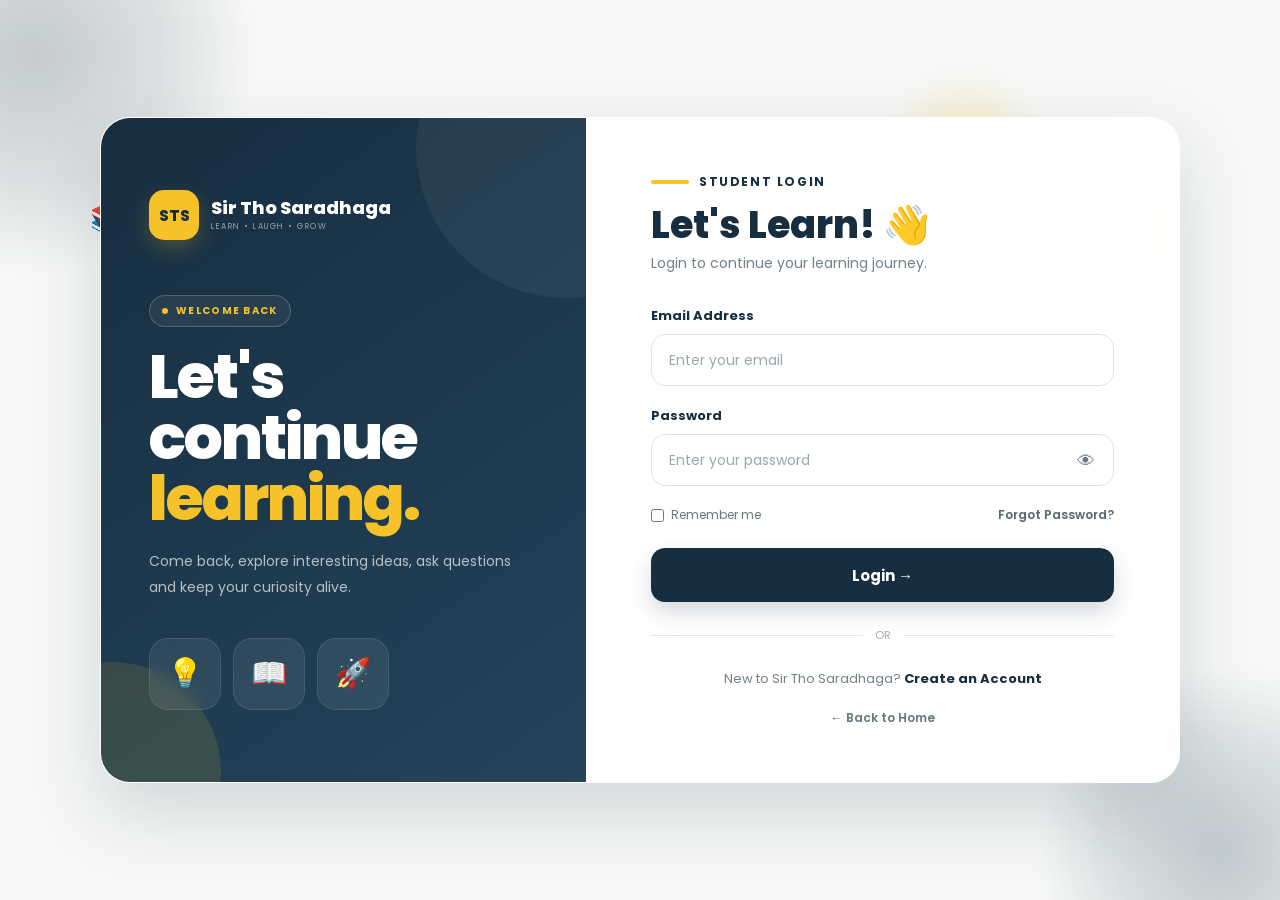
<file: subject-notes.html>
<!DOCTYPE html>
<html lang="en">

<head>

    <meta charset="UTF-8">

    <meta
        name="viewport"
        content="width=device-width, initial-scale=1.0"
    >

    <title>Subject Notes | Sir Tho Saradhaga</title>


    <!-- GOOGLE FONTS -->

    <link
        rel="preconnect"
        href="https://fonts.googleapis.com"
    >

    <link
        rel="preconnect"
        href="https://fonts.gstatic.com"
        crossorigin
    >

    <link
        href="https://fonts.googleapis.com/css2?family=Caveat:wght@500;600;700&family=Poppins:wght@400;500;600;700;800&display=swap"
        rel="stylesheet"
    >


    <style>

        /* =====================================================
           RESET
        ===================================================== */

        * {
            margin: 0;
            padding: 0;
            box-sizing: border-box;
        }


        html {
            scroll-behavior: smooth;
        }


        body {
            font-family: "Poppins", sans-serif;

            color: #102238;

            background: #f4f7f8;

            overflow-x: hidden;
        }


        /* =====================================================
           NAVBAR
        ===================================================== */

        .navbar {

            position: sticky;

            top: 0;

            z-index: 1000;

            height: 76px;

            display: flex;

            align-items: center;

            background: rgba(7, 23, 36, 0.97);

            backdrop-filter: blur(16px);

            -webkit-backdrop-filter: blur(16px);

            border-bottom:
                1px solid rgba(255, 255, 255, 0.08);

            padding: 0 5%;
        }


        .nav-container {

            width: 100%;

            max-width: 1250px;

            margin: auto;

            display: flex;

            align-items: center;

            justify-content: space-between;

            gap: 25px;
        }


        /* =====================================================
           LOGO
        ===================================================== */

        .logo {

            display: flex;

            align-items: center;

            gap: 10px;

            flex-shrink: 0;

            text-decoration: none;
        }


        .logo-mark {

            position: relative;

            width: 48px;

            color: #ffffff;

            font-family: "Caveat", cursive;

            font-size: 32px;

            font-weight: 700;

            line-height: 1;

            transform: rotate(-5deg);
        }


        .logo-mark::after {

            content: "";

            position: absolute;

            left: 1px;

            bottom: -5px;

            width: 42px;

            height: 3px;

            background: #f5c329;

            border-radius: 50%;

            transform: rotate(-5deg);
        }


        .logo-text {

            display: flex;

            flex-direction: column;

            gap: 1px;
        }


        .logo-text strong {

            color: #ffffff;

            font-family: "Caveat", cursive;

            font-size: 22px;

            font-weight: 600;
        }


        .logo-text span {

            color: #9baab8;

            font-size: 7px;

            letter-spacing: 1.4px;
        }


        /* =====================================================
           NAV LINKS
        ===================================================== */

        .nav-links {

            display: flex;

            align-items: center;

            gap: 27px;
        }


        .nav-links a {

            position: relative;

            color: #d8e0e6;

            text-decoration: none;

            font-size: 11px;

            font-weight: 600;

            transition: 0.3s ease;
        }


        .nav-links a::after {

            content: "";

            position: absolute;

            left: 0;

            bottom: -8px;

            width: 0;

            height: 2px;

            background: #f5c329;

            border-radius: 10px;

            transition: width 0.3s ease;
        }


        .nav-links a:hover,
        .nav-links a.active {

            color: #ffffff;
        }


        .nav-links a:hover::after,
        .nav-links a.active::after {

            width: 100%;
        }


        .login-btn {

            padding: 9px 18px;

            background: #f5c329;

            color: #172d40 !important;

            border-radius: 20px;

            font-size: 11px !important;

            font-weight: 800 !important;
        }


        /* =====================================================
           DYNAMIC HERO
        ===================================================== */

        .subject-hero {

            position: relative;

            min-height: 280px;

            display: flex;

            align-items: center;

            justify-content: center;

            text-align: center;

            overflow: hidden;

            color: white;

            background:
                linear-gradient(
                    135deg,
                    var(--dark),
                    var(--mid),
                    var(--light)
                );
        }


        /* BIG ANIMATED CIRCLES */

        .hero-circle {

            position: absolute;

            border-radius: 50%;

            pointer-events: none;
        }


        .hero-circle.one {

            width: 360px;

            height: 360px;

            left: -150px;

            top: -180px;

            background:
                radial-gradient(
                    circle,
                    var(--accent-soft),
                    transparent 70%
                );

            animation:
                heroMove 8s ease-in-out infinite;
        }


        .hero-circle.two {

            width: 430px;

            height: 430px;

            right: -180px;

            bottom: -230px;

            background:
                radial-gradient(
                    circle,
                    var(--accent-soft),
                    transparent 70%
                );

            animation:
                heroMove 9s ease-in-out infinite reverse;
        }


        .hero-circle.three {

            width: 150px;

            height: 150px;

            left: 44%;

            top: -50px;

            border:
                2px solid
                rgba(255, 255, 255, 0.10);

            animation:
                rotateCircle 15s linear infinite;
        }


        .hero-circle.four {

            width: 100px;

            height: 100px;

            right: 25%;

            top: 50px;

            background:
                rgba(255, 255, 255, 0.04);

            animation:
                floatCircle 5s ease-in-out infinite;
        }


        @keyframes heroMove {

            0%,
            100% {
                transform:
                    translate(0, 0)
                    scale(1);
            }

            50% {
                transform:
                    translate(30px, -25px)
                    scale(1.12);
            }
        }


        @keyframes rotateCircle {

            from {
                transform: rotate(0deg);
            }

            to {
                transform: rotate(360deg);
            }
        }


        @keyframes floatCircle {

            0%,
            100% {
                transform: translateY(0);
            }

            50% {
                transform: translateY(-22px);
            }
        }


        /* =====================================================
           SUBJECT FLOATING ICONS
        ===================================================== */

        .floating-icon {

            position: absolute;

            z-index: 2;

            font-size: 42px;

            opacity: 0.30;

            pointer-events: none;

            animation:
                bigFloat 5s ease-in-out infinite;
        }


        .floating-icon:nth-child(1) {

            left: 8%;

            top: 55px;
        }


        .floating-icon:nth-child(2) {

            right: 10%;

            top: 40px;

            animation-delay: -2s;
        }


        .floating-icon:nth-child(3) {

            left: 16%;

            bottom: 30px;

            animation-delay: -1s;
        }


        .floating-icon:nth-child(4) {

            right: 20%;

            bottom: 25px;

            animation-delay: -3s;
        }


        @keyframes bigFloat {

            0%,
            100% {

                transform:
                    translateY(0)
                    rotate(0deg);

            }

            50% {

                transform:
                    translateY(-18px)
                    rotate(8deg);

            }
        }


        /* =====================================================
           HERO CONTENT
        ===================================================== */

        .hero-content {

            position: relative;

            z-index: 10;

            max-width: 700px;

            padding: 40px 20px;
        }


        .hero-badge {

            display: inline-flex;

            padding: 8px 15px;

            border-radius: 30px;

            background:
                rgba(255, 255, 255, 0.09);

            border:
                1px solid
                rgba(255, 255, 255, 0.15);

            color: var(--accent);

            font-size: 10px;

            font-weight: 800;

            letter-spacing: 1.2px;

            backdrop-filter: blur(10px);
        }


        .hero-content h1 {

            margin-top: 13px;

            font-size:
                clamp(34px, 5vw, 52px);

            font-weight: 800;

            line-height: 1.1;
        }


        .hero-content h1 span {

            color: var(--accent);
        }


        .hero-content p {

            margin-top: 10px;

            color:
                rgba(255, 255, 255, 0.72);

            font-size: 12px;

            line-height: 1.7;
        }


        /* =====================================================
           NOTES AREA
        ===================================================== */

        .notes-section {

            position: relative;

            padding:
                55px 25px 80px;

            overflow: hidden;

            background:
                var(--section-bg);
        }


        /* DECORATIVE BACKGROUND */

        .notes-section .bg-shape {

            position: absolute;

            border-radius: 50%;

            pointer-events: none;

            opacity: 0.55;

            filter: blur(2px);
        }


        .bg-shape.one {

            width: 320px;

            height: 320px;

            left: -170px;

            top: 180px;

            background:
                radial-gradient(
                    circle,
                    var(--accent-soft),
                    transparent 70%
                );

            animation:
                sectionFloat 8s ease-in-out infinite;
        }


        .bg-shape.two {

            width: 350px;

            height: 350px;

            right: -180px;

            bottom: 100px;

            background:
                radial-gradient(
                    circle,
                    var(--accent-soft),
                    transparent 70%
                );

            animation:
                sectionFloat 9s ease-in-out infinite reverse;
        }


        @keyframes sectionFloat {

            0%,
            100% {

                transform:
                    translate(0, 0);
            }

            50% {

                transform:
                    translate(30px, -25px);
            }
        }


        .notes-container {

            position: relative;

            z-index: 5;

            width: 100%;

            max-width: 1180px;

            margin: auto;
        }


        /* =====================================================
           HEADING
        ===================================================== */

        .notes-heading {

            text-align: center;

            margin-bottom: 32px;
        }


        .notes-label {

            display: flex;

            align-items: center;

            justify-content: center;

            gap: 10px;

            color: var(--dark);

            font-size: 11px;

            font-weight: 800;

            letter-spacing: 1.5px;
        }


        .notes-label span {

            width: 34px;

            height: 3px;

            background: var(--accent);

            border-radius: 20px;
        }


        .notes-heading h2 {

            margin-top: 10px;

            color: #102238;

            font-size:
                clamp(27px, 3vw, 37px);

            font-weight: 800;
        }


        .notes-heading h2 em {

            color: var(--mid);

            font-style: normal;
        }


        .notes-heading p {

            margin-top: 5px;

            color: #6d7d87;

            font-size: 12px;
        }


        /* =====================================================
           NOTES GRID - 2 PER ROW
        ===================================================== */

        .notes-grid {

            display: grid;

            grid-template-columns:
                repeat(2, minmax(0, 1fr));

            gap: 24px;
        }


        /* =====================================================
           NOTE CARD
        ===================================================== */

        .note-card {

            position: relative;

            min-height: 350px;

            display: grid;

            grid-template-columns:
                0.85fr 1.15fr;

            overflow: hidden;

            background:
                rgba(255, 255, 255, 0.88);

            border:
                1px solid
                rgba(16, 34, 56, 0.07);

            border-radius: 22px;

            box-shadow:
                0 14px 40px
                rgba(16, 34, 56, 0.09);

            backdrop-filter: blur(12px);

            transition:
                transform 0.35s ease,
                box-shadow 0.35s ease;
        }


        .note-card:hover {

            transform:
                translateY(-8px);

            box-shadow:
                0 25px 55px
                rgba(16, 34, 56, 0.15);
        }


        .note-card::before {

            content: "";

            position: absolute;

            left: 0;

            top: 0;

            width: 100%;

            height: 4px;

            background:
                linear-gradient(
                    90deg,
                    var(--accent),
                    var(--mid)
                );
        }


        /* =====================================================
           NOTE VISUAL
        ===================================================== */

        .note-image-area {

            position: relative;

            min-height: 350px;

            display: flex;

            align-items: center;

            justify-content: center;

            overflow: hidden;

            background:
                linear-gradient(
                    145deg,
                    var(--image-bg),
                    var(--image-bg-two)
                );
        }


        .note-image-area::before {

            content: "";

            position: absolute;

            width: 210px;

            height: 210px;

            border-radius: 50%;

            background:
                var(--accent-soft);

            animation:
                imagePulse 6s ease-in-out infinite;
        }


        @keyframes imagePulse {

            0%,
            100% {

                transform:
                    scale(1);

                opacity: 0.6;
            }

            50% {

                transform:
                    scale(1.25);

                opacity: 0.9;
            }
        }


        .note-image-area::after {

            content: "";

            position: absolute;

            width: 100px;

            height: 100px;

            border-radius: 50%;

            right: -35px;

            bottom: -30px;

            background:
                rgba(255, 255, 255, 0.25);

            animation:
                smallFloat 5s ease-in-out infinite;
        }


        @keyframes smallFloat {

            0%,
            100% {
                transform: translate(0, 0);
            }

            50% {
                transform: translate(-12px, -18px);
            }
        }


        .visual-icon {

            position: absolute;

            z-index: 3;

            font-size: 65px;

            opacity: 0.30;

            animation:
                visualFloat 4s ease-in-out infinite;
        }


        @keyframes visualFloat {

            0%,
            100% {
                transform:
                    translateY(0)
                    rotate(-5deg);
            }

            50% {
                transform:
                    translateY(-15px)
                    rotate(5deg);
            }
        }


        .note-image {

            position: relative;

            z-index: 5;

            width: 45%;

            max-width: 150px;

            aspect-ratio: 3 / 4;

            object-fit: cover;

            border-radius: 12px;

            box-shadow:
                0 15px 30px
                rgba(0, 0, 0, 0.18);

            transition:
                transform 0.4s ease,
                box-shadow 0.4s ease;
        }


        .note-card:hover .note-image {

            transform:
                translateY(-7px)
                rotate(-2deg)
                scale(1.03);

            box-shadow:
                0 22px 40px
                rgba(0, 0, 0, 0.22);
        }


        .image-label {

            position: absolute;

            top: 15px;

            left: 15px;

            z-index: 8;

            padding: 6px 10px;

            border-radius: 20px;

            background:
                var(--dark);

            color: white;

            font-size: 8px;

            font-weight: 800;

            letter-spacing: 0.7px;
        }


        /* =====================================================
           NOTE CONTENT
        ===================================================== */

        .note-content {

            display: flex;

            flex-direction: column;

            justify-content: center;

            padding: 27px;
        }


        .note-category {

            color: var(--mid);

            font-size: 9px;

            font-weight: 800;

            letter-spacing: 1.2px;
        }


        .note-content h3 {

            margin-top: 7px;

            color: #102238;

            font-size: 20px;

            font-weight: 800;

            line-height: 1.3;
        }


        .note-content h3 span {

            color: var(--mid);
        }


        .note-description {

            margin-top: 9px;

            color: #667783;

            font-size: 10px;

            line-height: 1.7;
        }


        /* =====================================================
           HIGHLIGHTS
        ===================================================== */

        .note-highlights {

            display: flex;

            flex-wrap: wrap;

            gap: 7px;

            margin-top: 14px;
        }


        .highlight {

            padding: 6px 9px;

            background:
                var(--highlight-bg);

            border:
                1px solid
                rgba(16, 34, 56, 0.05);

            border-radius: 15px;

            color: #304b5b;

            font-size: 8px;

            font-weight: 600;

            transition: 0.25s ease;
        }


        .highlight:hover {

            transform:
                translateY(-3px);

            background:
                var(--highlight-hover);
        }


        /* =====================================================
           META
        ===================================================== */

        .note-meta {

            display: flex;

            flex-wrap: wrap;

            gap: 12px;

            margin-top: 14px;
        }


        .meta-item {

            color: #7b8992;

            font-size: 8px;

            font-weight: 600;
        }


        /* =====================================================
           BUTTON
        ===================================================== */

        .open-note-btn {

            align-self: flex-start;

            display: inline-flex;

            align-items: center;

            justify-content: center;

            gap: 8px;

            margin-top: 16px;

            padding: 9px 17px;

            background:
                var(--accent);

            color:
                var(--button-text);

            border-radius: 22px;

            text-decoration: none;

            font-size: 10px;

            font-weight: 800;

            box-shadow:
                0 8px 20px
                var(--button-shadow);

            transition: 0.3s ease;
        }


        .open-note-btn span {

            font-size: 15px;

            transition:
                transform 0.3s ease;
        }


        .open-note-btn:hover {

            transform:
                translateY(-3px);

            box-shadow:
                0 13px 27px
                var(--button-shadow);
        }


        .open-note-btn:hover span {

            transform:
                translateX(5px);
        }


        /* =====================================================
           COMING SOON
        ===================================================== */

        .coming-soon {

            grid-column: 1 / -1;

            display: flex;

            align-items: center;

            justify-content: center;

            gap: 12px;

            padding: 16px;

            border-radius: 15px;

            background:
                rgba(255, 255, 255, 0.70);

            border:
                1px dashed
                rgba(16, 34, 56, 0.12);

            color: #71808b;

            font-size: 10px;
        }


        .coming-soon span {

            font-size: 20px;

            animation:
                floatCircle 3s ease-in-out infinite;
        }


        /* =====================================================
           FOOTER
        ===================================================== */

        .footer {

            position: relative;

            padding:
                45px 25px 20px;

            background:
                linear-gradient(
                    135deg,
                    #071724,
                    #0e3044
                );

            color: white;

            overflow: hidden;
        }


        .footer::before {

            content: "";

            position: absolute;

            width: 260px;

            height: 260px;

            right: -110px;

            top: -130px;

            border-radius: 50%;

            background:
                rgba(245, 195, 41, 0.07);

            animation:
                footerMove 8s ease-in-out infinite;
        }


        @keyframes footerMove {

            0%,
            100% {
                transform:
                    translate(0, 0);
            }

            50% {
                transform:
                    translate(-25px, 20px);
            }
        }


        .footer-container {

            position: relative;

            z-index: 2;

            max-width: 1180px;

            margin: auto;

            display: grid;

            grid-template-columns:
                1.4fr 1fr 1fr;

            gap: 45px;
        }


        .footer-logo {

            display: inline-flex;

            align-items: center;

            gap: 10px;

            text-decoration: none;
        }


        .footer-description {

            max-width: 350px;

            margin-top: 12px;

            color:
                rgba(255,255,255,0.60);

            font-size: 10px;

            line-height: 1.7;
        }


        .footer-heading {

            margin-bottom: 13px;

            color: #f5c329;

            font-size: 10px;

            font-weight: 800;

            letter-spacing: 1px;
        }


        .footer-links {

            display: flex;

            flex-direction: column;

            gap: 8px;
        }


        .footer-links a {

            width: fit-content;

            color:
                rgba(255,255,255,0.62);

            text-decoration: none;

            font-size: 10px;

            transition: 0.25s ease;
        }


        .footer-links a:hover {

            color: white;

            transform:
                translateX(4px);
        }


        .footer-bottom {

            position: relative;

            z-index: 2;

            max-width: 1180px;

            margin: 30px auto 0;

            padding-top: 15px;

            border-top:
                1px solid
                rgba(255,255,255,0.09);

            text-align: center;

            color:
                rgba(255,255,255,0.40);

            font-size: 9px;
        }


        /* =====================================================
           RESPONSIVE
        ===================================================== */

        @media (max-width: 950px) {

            .nav-links {
                gap: 14px;
            }

            .notes-grid {
                grid-template-columns: 1fr;
            }

            .note-card {
                grid-template-columns:
                    0.9fr 1.1fr;
            }

            .footer-container {
                grid-template-columns:
                    1fr 1fr;
            }

            .footer-brand {
                grid-column:
                    1 / -1;
            }
        }


        @media (max-width: 700px) {

            .navbar {
                height: 68px;

                padding:
                    0 18px;
            }

            .nav-links {
                display: none;
            }

            .subject-hero {
                min-height: 230px;
            }

            .hero-content h1 {
                font-size: 32px;
            }

            .floating-icon {
                font-size: 30px;
            }

            .notes-section {
                padding:
                    42px 16px 60px;
            }

            .notes-grid {
                grid-template-columns: 1fr;
            }

            .note-card {
                grid-template-columns: 1fr;
            }

            .note-image-area {
                min-height: 260px;
            }

            .note-content {
                padding: 23px;
            }

            .footer-container {
                grid-template-columns: 1fr;
            }

            .footer-brand {
                grid-column: auto;
            }
        }


        @media (max-width: 430px) {

            .logo-mark {
                width: 40px;

                font-size: 28px;
            }

            .logo-text strong {
                font-size: 18px;
            }

            .logo-text span {
                font-size: 5px;
            }

            .hero-content h1 {
                font-size: 28px;
            }

            .note-image {
                width: 40%;
            }
        }

    </style>

</head>


<body>


<!-- =====================================================
     NAVBAR
===================================================== -->

<header class="navbar">

    <div class="nav-container">


        <a
            href="index.html"
            class="logo"
        >

            <div class="logo-mark">
                STS
            </div>

            <div class="logo-text">

                <strong>
                    Sir Tho Saradhaga
                </strong>

                <span>
                    LEARN • LAUGH • GROW
                </span>

            </div>

        </a>


        <nav class="nav-links">

            <a href="index.html">
                Home
            </a>

            <a href="videos.html">
                Videos
            </a>

            <a
                href="subjects.html"
                class="active"
            >
                Subjects
            </a>

            <a href="quiz.html">
                Quizzes
            </a>

            <a href="ask-question.html">
                Ask a Question
            </a>

            <a href="about.html">
                About
            </a>

            <a
                href="login.html"
                class="login-btn"
                id="userLoginBtn"
            >
                Login
            </a>

        </nav>

    </div>

</header>



<!-- =====================================================
     DYNAMIC HERO
===================================================== -->

<section class="subject-hero">

    <div class="hero-circle one"></div>

    <div class="hero-circle two"></div>

    <div class="hero-circle three"></div>

    <div class="hero-circle four"></div>


    <div
        class="floating-icon"
        id="float1"
    >
        📚
    </div>

    <div
        class="floating-icon"
        id="float2"
    >
        ✦
    </div>

    <div
        class="floating-icon"
        id="float3"
    >
        ✧
    </div>

    <div
        class="floating-icon"
        id="float4"
    >
        💡
    </div>


    <div class="hero-content">

        <div
            class="hero-badge"
            id="heroBadge"
        >
            📖 SIMPLE NOTES
        </div>


        <h1 id="heroTitle">
            Learn <span>Biology</span> Simply
        </h1>


        <p id="heroDescription">
            Simple visual notes to understand concepts easily.
        </p>

    </div>

</section>



<!-- =====================================================
     NOTES SECTION
===================================================== -->

<section class="notes-section">

    <div class="bg-shape one"></div>

    <div class="bg-shape two"></div>


    <div class="notes-container">


        <div class="notes-heading">

            <div class="notes-label">

                <span></span>

                <span
                    id="sectionLabel"
                    style="
                        width:auto;
                        height:auto;
                        background:none;
                    "
                >
                    BIOLOGY NOTES
                </span>

                <span></span>

            </div>


            <h2 id="sectionTitle">
                Learn it.
                <em>Understand it.</em>
            </h2>


            <p id="sectionDescription">
                Simple and visual learning material.
            </p>

        </div>



        <!-- =================================================
             NOTES GRID
        ================================================== -->

        <div
            class="notes-grid"
            id="notesGrid"
        >

        </div>

    </div>

</section>



<!-- =====================================================
     FOOTER
===================================================== -->

<footer class="footer">

    <div class="footer-container">


        <div class="footer-brand">

            <a
                href="index.html"
                class="footer-logo"
            >

                <div class="logo-mark">
                    STS
                </div>

                <div class="logo-text">

                    <strong>
                        Sir Tho Saradhaga
                    </strong>

                    <span>
                        LEARN • LAUGH • GROW
                    </span>

                </div>

            </a>


            <p class="footer-description">

                Simple, engaging and visual learning content
                designed to make education easier and more enjoyable.

            </p>

        </div>


        <div>

            <div class="footer-heading">
                QUICK LINKS
            </div>

            <div class="footer-links">

                <a href="index.html">
                    Home
                </a>

                <a href="videos.html">
                    Videos
                </a>

                <a href="subjects.html">
                    Subjects
                </a>

                <a href="quiz.html">
                    Quizzes
                </a>

            </div>

        </div>


        <div>

            <div class="footer-heading">
                LEARN WITH US
            </div>

            <div class="footer-links">

                <a href="subject-notes.html?subject=biology">
                    Biology Notes
                </a>

                <a href="subject-notes.html?subject=science">
                    Science Notes
                </a>

                <a href="ask-question.html">
                    Ask a Question
                </a>

                <a href="about.html">
                    About Us
                </a>

            </div>

        </div>

    </div>


    <div class="footer-bottom">

        © 2026 Sir Tho Saradhaga.
        Learn • Laugh • Grow.

    </div>

</footer>



<!-- =====================================================
     JAVASCRIPT
===================================================== -->

<script>


/* =====================================================
   SUBJECT DATA
===================================================== */

const subjects = {


    biology: {

        name: "Biology",

        emoji: "🧬",

        badge:
            "🧬 BIOLOGY • SIMPLE NOTES",

        description:
            "Explore life, cells, plants, animals and the human body through simple visual notes.",

        sectionLabel:
            "BIOLOGY NOTES",

        title:
            "Learn it. Understand it.",

        sectionDescription:
            "Simple visual material to make biology easier.",

        dark:
            "#174d3c",

        mid:
            "#23966b",

        light:
            "#62c99a",

        accent:
            "#f5d34a",

        accentSoft:
            "rgba(245, 211, 74, 0.18)",

        sectionBg:
            "linear-gradient(135deg, #f4fbf7, #ffffff, #eefaf5)",

        imageBg:
            "#e3f5eb",

        imageBgTwo:
            "#cdebdc",

        highlightBg:
            "#eff9f3",

        highlightHover:
            "#dff5e9",

        buttonText:
            "#173c31",

        buttonShadow:
            "rgba(35,150,107,0.20)",

        icon:
            "🧬",

        image:
            "images/Thumbnails/photosynthesis.jpeg",

        notes: [

            {

                category:
                    "🌱 PHOTOSYNTHESIS",

                title:
                    "Light into Life",

                description:
                    "Understand how plants use sunlight to make food through photosynthesis.",

                highlights: [
                    "☀️ Light",
                    "🌿 Chloroplast",
                    "🧪 ATP & NADPH",
                    "🔄 Calvin Cycle"
                ],

                meta:
                    "📄 14 Pages • 📘 PDF Notes",

                image:
                    "images/Thumbnails/photosynthesis.jpeg",

                pdf:
                    "notes/Biology/Light_into_Life.pdf"

            },

            {

                category:
                    "🧬 BIOLOGY BASICS",

                title:
                    "Explore Life",

                description:
                    "Build a simple foundation in biology and understand the major ideas of living systems.",

                highlights: [
                    "🧫 Cells",
                    "🌱 Plants",
                    "🫀 Human Body",
                    "🔬 Life Science"
                ],

                meta:
                    "📘 Notes Coming Soon",

                image:
                    "images/Thumbnails/photosynthesis.jpeg",

                pdf: ""

            }

        ]

    },


    science: {

        name: "Science",

        emoji: "🔬",

        badge:
            "🔬 SCIENCE • SIMPLE NOTES",

        description:
            "Discover how the world works through simple explanations, visuals and interesting concepts.",

        sectionLabel:
            "SCIENCE NOTES",

        title:
            "Discover. Explore. Understand.",

        sectionDescription:
            "Visual notes for curious minds.",

        dark:
            "#173b63",

        mid:
            "#287eb5",

        light:
            "#69bde8",

        accent:
            "#f5c329",

        accentSoft:
            "rgba(245,195,41,0.18)",

        sectionBg:
            "linear-gradient(135deg, #eef7fc, #ffffff, #eaf5fb)",

        imageBg:
            "#e4f3fb",

        imageBgTwo:
            "#cbe7f5",

        highlightBg:
            "#edf8fd",

        highlightHover:
            "#d9f0fb",

        buttonText:
            "#17334a",

        buttonShadow:
            "rgba(40,126,181,0.20)",

        icon:
            "🔬",

        notes: [

            {

                category:
                    "🔬 SCIENCE BASICS",

                title:
                    "Explore How Things Work",

                description:
                    "Learn scientific ideas through simple explanations and everyday examples.",

                highlights: [
                    "⚛️ Matter",
                    "⚡ Energy",
                    "🌍 Earth",
                    "🔬 Experiments"
                ],

                meta:
                    "📘 Notes Coming Soon",

                image: "",

                pdf: ""

            },

            {

                category:
                    "🌍 EVERYDAY SCIENCE",

                title:
                    "Science Around Us",

                description:
                    "Connect classroom science with things you see and experience every day.",

                highlights: [
                    "💡 Examples",
                    "🧪 Concepts",
                    "🌱 Nature",
                    "💭 Why?"
                ],

                meta:
                    "📘 Notes Coming Soon",

                image: "",

                pdf: ""

            }

        ]

    },


    mathematics: {

        name: "Mathematics",

        emoji: "🧮",

        badge:
            "🧮 MATHEMATICS • SIMPLE NOTES",

        description:
            "Understand numbers, patterns, formulas and problem solving step by step.",

        sectionLabel:
            "MATHEMATICS NOTES",

        title:
            "Think. Solve. Master.",

        sectionDescription:
            "Make mathematics simple and visual.",

        dark:
            "#4b2a72",

        mid:
            "#7545ad",

        light:
            "#a47ad5",

        accent:
            "#f5c329",

        accentSoft:
            "rgba(245,195,41,0.18)",

        sectionBg:
            "linear-gradient(135deg, #f7f2fc, #ffffff, #f2ebfa)",

        imageBg:
            "#eee4f8",

        imageBgTwo:
            "#ddcef0",

        highlightBg:
            "#f5effb",

        highlightHover:
            "#eadcf7",

        buttonText:
            "#39234f",

        buttonShadow:
            "rgba(117,69,173,0.20)",

        icon:
            "🧮",

        notes: [

            {

                category:
                    "➗ NUMBER SYSTEM",

                title:
                    "Numbers Made Simple",

                description:
                    "Build a strong understanding of numbers, operations and mathematical thinking.",

                highlights: [
                    "🔢 Numbers",
                    "➕ Operations",
                    "🧠 Logic",
                    "✏️ Practice"
                ],

                meta:
                    "📘 Notes Coming Soon",

                image: "",

                pdf: ""

            },

            {

                category:
                    "📐 MATHEMATICS",

                title:
                    "Formulas & Problem Solving",

                description:
                    "Learn how to understand formulas and approach problems step by step.",

                highlights: [
                    "📐 Formulas",
                    "🧩 Problems",
                    "📊 Patterns",
                    "💡 Tricks"
                ],

                meta:
                    "📘 Notes Coming Soon",

                image: "",

                pdf: ""

            }

        ]

    },
    

    english: {

        name: "English",

        emoji: "📖",

        badge:
            "📖 ENGLISH • SIMPLE NOTES",

        description:
            "Improve language, vocabulary, grammar and communication through simple learning notes.",

        sectionLabel:
            "ENGLISH NOTES",

        title:
            "Read. Learn. Express.",

        sectionDescription:
            "Make language learning easier.",

        dark:
            "#713344",

        mid:
            "#a44e69",

        light:
            "#d9849c",

        accent:
            "#f5c329",

        accentSoft:
            "rgba(245,195,41,0.18)",

        sectionBg:
            "linear-gradient(135deg, #fff3f6, #ffffff, #fcecf1)",

        imageBg:
            "#f9e5eb",

        imageBgTwo:
            "#f3d0db",

        highlightBg:
            "#fff1f4",

        highlightHover:
            "#fbe0e8",

        buttonText:
            "#4e2633",

        buttonShadow:
            "rgba(164,78,105,0.20)",

        icon:
            "📖",

        notes: [

            {

                category:
                    "✏️ GRAMMAR",

                title:
                    "Grammar Made Simple",

                description:
                    "Understand important grammar concepts with simple examples.",

                highlights: [
                    "🔤 Parts of Speech",
                    "📝 Tenses",
                    "✏️ Grammar",
                    "💡 Examples"
                ],

                meta:
                    "📘 Notes Coming Soon",

                image: "",

                pdf: ""

            },

            {

                category:
                    "📚 VOCABULARY",

                title:
                    "Words & Communication",

                description:
                    "Build vocabulary and learn how to express your ideas clearly.",

                highlights: [
                    "📚 Words",
                    "💬 Speaking",
                    "🧠 Meaning",
                    "✍️ Writing"
                ],

                meta:
                    "📘 Notes Coming Soon",

                image: "",

                pdf: ""

            }

        ]

    },


    social: {

        name: "Social Studies",

        emoji: "🌍",

        badge:
            "🌍 SOCIAL STUDIES • SIMPLE NOTES",

        description:
            "Understand people, places, society, geography and the world around us.",

        sectionLabel:
            "SOCIAL STUDIES NOTES",

        title:
            "Know the World. Understand Society.",

        sectionDescription:
            "Explore people, places and society.",

        dark:
            "#6b4a20",

        mid:
            "#a87935",

        light:
            "#d0a766",

        accent:
            "#f5c329",

        accentSoft:
            "rgba(245,195,41,0.20)",

        sectionBg:
            "linear-gradient(135deg, #fff9ed, #ffffff, #fdf4df)",

        imageBg:
            "#f8edcf",

        imageBgTwo:
            "#eeddb4",

        highlightBg:
            "#fff8e9",

        highlightHover:
            "#f8ebc9",

        buttonText:
            "#4e391d",

        buttonShadow:
            "rgba(168,121,53,0.20)",

        icon:
            "🌍",

        notes: [

            {

                category:
                    "🌍 GEOGRAPHY",

                title:
                    "Our World",

                description:
                    "Understand places, maps, landforms, climate and the world around us.",

                highlights: [
                    "🗺️ Maps",
                    "🌍 Earth",
                    "⛰️ Landforms",
                    "☁️ Climate"
                ],

                meta:
                    "📘 Notes Coming Soon",

                image: "",

                pdf: ""

            },

            {

                category:
                    "👥 SOCIETY",

                title:
                    "People & Society",

                description:
                    "Learn how people, communities and societies develop and interact.",

                highlights: [
                    "👥 People",
                    "🏘️ Community",
                    "🌎 Society",
                    "💡 Ideas"
                ],

                meta:
                    "📘 Notes Coming Soon",

                image: "",

                pdf: ""

            }

        ]

    },

    geography: {

    name: "Geography",

    emoji: "🌍",

    badge: "🌍 GEOGRAPHY • SIMPLE NOTES",

    description:
        "Explore maps, Earth, landforms, climate and the amazing world around us.",

    sectionLabel: "GEOGRAPHY NOTES",

    title: "Explore the World. Understand the Earth.",

    sectionDescription:
        "Simple visual notes to make geography interesting.",

    dark: "#31552f",

    mid: "#4f8b43",

    light: "#82b96d",

    accent: "#f5c329",

    accentSoft:
        "rgba(245,195,41,0.20)",

    sectionBg:
        "linear-gradient(135deg, #f1f8ed, #ffffff, #eef7e9)",

    imageBg: "#e4f1dc",

    imageBgTwo: "#cfe5c4",

    highlightBg: "#f0f8eb",

    highlightHover: "#deefd6",

    buttonText: "#284426",

    buttonShadow:
        "rgba(79,139,67,0.22)",

    icon: "🌍",

    notes: [

        {
            category: "🗺️ MAPS & EARTH",

            title: "Our Amazing Earth",

            description:
                "Understand Earth, maps, continents, oceans and the different places around our planet.",

            highlights: [
                "🌍 Earth",
                "🗺️ Maps",
                "🌊 Oceans",
                "🏔️ Landforms"
            ],

            meta: "📘 Notes Coming Soon",

            image: "",

            pdf: ""
        },

        {
            category: "☁️ CLIMATE",

            title: "Weather & Climate",

            description:
                "Learn about weather, climate, seasons and the factors that shape our environment.",

            highlights: [
                "☀️ Weather",
                "☁️ Climate",
                "🌧️ Rainfall",
                "🌡️ Temperature"
            ],

            meta: "📘 Notes Coming Soon",

            image: "",

            pdf: ""
        }

    ]

},


technology: {

    name: "Technology",

    emoji: "💻",

    badge: "💻 TECHNOLOGY • SIMPLE NOTES",

    description:
        "Explore computers, artificial intelligence, the internet and the digital world.",

    sectionLabel: "TECHNOLOGY NOTES",

    title: "Understand Technology. Explore the Digital World.",

    sectionDescription:
        "Simple notes to understand technology and computing.",

    dark: "#253b68",

    mid: "#416ec0",

    light: "#72a0e8",

    accent: "#f5c329",

    accentSoft:
        "rgba(245,195,41,0.20)",

    sectionBg:
        "linear-gradient(135deg, #edf3ff, #ffffff, #e9f0ff)",

    imageBg: "#e2ebff",

    imageBgTwo: "#cedcff",

    highlightBg: "#edf3ff",

    highlightHover: "#dce7ff",

    buttonText: "#233553",

    buttonShadow:
        "rgba(65,110,192,0.22)",

    icon: "💻",

    notes: [

        {
            category: "💻 COMPUTER BASICS",

            title: "Understanding Computers",

            description:
                "Learn the basic parts of a computer and understand how computers process information.",

            highlights: [
                "🖥️ Hardware",
                "⚙️ Software",
                "💾 Storage",
                "⌨️ Input"
            ],

            meta: "📘 Notes Coming Soon",

            image: "",

            pdf: ""
        },

        {
            category: "🤖 ARTIFICIAL INTELLIGENCE",

            title: "Introduction to AI",

            description:
                "Understand artificial intelligence, machine learning and how intelligent systems work.",

            highlights: [
                "🤖 AI",
                "🧠 Machine Learning",
                "📊 Data",
                "💡 Smart Systems"
            ],

            meta: "📘 Notes Coming Soon",

            image: "",

            pdf: ""
        }

    ]

},
    civics: {

        name: "Civics",

        emoji: "🏛️",

        badge:
            "🏛️ CIVICS • SIMPLE NOTES",

        description:
            "Understand government, citizenship, rights, responsibilities and society.",

        sectionLabel:
            "CIVICS NOTES",

        title:
            "Know Your Rights. Understand Society.",

        sectionDescription:
            "Simple notes for understanding civics.",

        dark:
            "#304d68",

        mid:
            "#426f96",

        light:
            "#79a6c8",

        accent:
            "#f5c329",

        accentSoft:
            "rgba(245,195,41,0.18)",

        sectionBg:
            "linear-gradient(135deg, #eef5fa, #ffffff, #e9f1f7)",

        imageBg:
            "#e3eef6",

        imageBgTwo:
            "#cddfea",

        highlightBg:
            "#edf5fa",

        highlightHover:
            "#dcecf6",

        buttonText:
            "#263b4d",

        buttonShadow:
            "rgba(66,111,150,0.20)",

        icon:
            "🏛️",

        notes: [

            {

                category:
                    "🏛️ GOVERNMENT",

                title:
                    "Understanding Government",

                description:
                    "Learn the basic ideas of government and how public institutions work.",

                highlights: [
                    "🏛️ Government",
                    "📜 Constitution",
                    "👥 Citizens",
                    "⚖️ Law"
                ],

                meta:
                    "📘 Notes Coming Soon",

                image: "",

                pdf: ""

            },

            {

                category:
                    "⚖️ CITIZENSHIP",

                title:
                    "Rights & Responsibilities",

                description:
                    "Understand the basic relationship between citizens, rights and responsibilities.",

                highlights: [
                    "⚖️ Rights",
                    "🤝 Duties",
                    "👤 Citizen",
                    "📜 Law"
                ],

                meta:
                    "📘 Notes Coming Soon",

                image: "",

                pdf: ""

            }

        ]

    }

};



/* =====================================================
   GET SUBJECT FROM URL
===================================================== */

const urlParams =
    new URLSearchParams(
        window.location.search
    );


let subjectKey =
    urlParams.get("subject");


if (!subjectKey) {

    subjectKey = "biology";

}


subjectKey =
    subjectKey.toLowerCase();


const subject =
    subjects[subjectKey] ||
    subjects.biology;



/* =====================================================
   APPLY SUBJECT THEME
===================================================== */

document.documentElement.style.setProperty(
    "--dark",
    subject.dark
);

document.documentElement.style.setProperty(
    "--mid",
    subject.mid
);

document.documentElement.style.setProperty(
    "--light",
    subject.light
);

document.documentElement.style.setProperty(
    "--accent",
    subject.accent
);

document.documentElement.style.setProperty(
    "--accent-soft",
    subject.accentSoft
);

document.documentElement.style.setProperty(
    "--section-bg",
    subject.sectionBg
);

document.documentElement.style.setProperty(
    "--image-bg",
    subject.imageBg
);

document.documentElement.style.setProperty(
    "--image-bg-two",
    subject.imageBgTwo
);

document.documentElement.style.setProperty(
    "--highlight-bg",
    subject.highlightBg
);

document.documentElement.style.setProperty(
    "--highlight-hover",
    subject.highlightHover
);

document.documentElement.style.setProperty(
    "--button-text",
    subject.buttonText
);

document.documentElement.style.setProperty(
    "--button-shadow",
    subject.buttonShadow
);



/* =====================================================
   HERO CONTENT
===================================================== */

document.getElementById(
    "heroBadge"
).textContent =
    subject.badge;


document.getElementById(
    "heroTitle"
).innerHTML =
    `Learn <span>${subject.name}</span> Simply`;


document.getElementById(
    "heroDescription"
).textContent =
    subject.description;



/* =====================================================
   SECTION CONTENT
===================================================== */

document.getElementById(
    "sectionLabel"
).textContent =
    subject.sectionLabel;


document.getElementById(
    "sectionTitle"
).innerHTML =
    subject.title;


document.getElementById(
    "sectionDescription"
).textContent =
    subject.sectionDescription;



/* =====================================================
   FLOATING ICONS
===================================================== */

document.getElementById(
    "float1"
).textContent =
    subject.emoji;

document.getElementById(
    "float2"
).textContent =
    subject.emoji;

document.getElementById(
    "float3"
).textContent =
    "✦";

document.getElementById(
    "float4"
).textContent =
    subject.emoji;



/* =====================================================
   CREATE NOTES
===================================================== */

const notesGrid =
    document.getElementById(
        "notesGrid"
    );


notesGrid.innerHTML = "";


subject.notes.forEach(
    function(note, index) {


        const card =
            document.createElement(
                "div"
            );


        card.className =
            "note-card";


        let imageHTML;


        if (note.image) {

            imageHTML = `
                <img
                    src="${note.image}"
                    alt="${note.title}"
                    class="note-image"
                >
            `;

        } else {

            imageHTML = `
                <div
                    class="visual-icon"
                    style="
                        font-size: 75px;
                        opacity: 0.45;
                    "
                >
                    ${subject.icon}
                </div>
            `;

        }


        let buttonHTML;


        if (note.pdf) {

            buttonHTML = `
                <a
                    href="${note.pdf}"
                    target="_blank"
                    rel="noopener noreferrer"
                    class="open-note-btn"
                >
                    Open Notes
                    <span>→</span>
                </a>
            `;

        } else {

            buttonHTML = `
                <div
                    class="open-note-btn"
                    style="
                        cursor: default;
                        opacity: 0.65;
                    "
                >
                    Coming Soon
                    <span>⌛</span>
                </div>
            `;

        }


        card.innerHTML = `

            <div class="note-image-area">

                <div class="image-label">
                    ${index === 0
                        ? "✨ FEATURED NOTE"
                        : subject.name.toUpperCase()}
                </div>

                <div class="visual-icon">
                    ${subject.icon}
                </div>

                ${imageHTML}

            </div>


            <div class="note-content">

                <div class="note-category">
                    ${note.category}
                </div>


                <h3>
                    ${note.title}
                </h3>


                <p class="note-description">
                    ${note.description}
                </p>


                <div class="note-highlights">

                    ${note.highlights
                        .map(
                            item =>
                                `<div class="highlight">
                                    ${item}
                                </div>`
                        )
                        .join("")
                    }

                </div>


                <div class="note-meta">

                    <div class="meta-item">
                        ${note.meta}
                    </div>

                </div>


                ${buttonHTML}

            </div>

        `;


        notesGrid.appendChild(card);

    }
);



/* =====================================================
   LOGIN USER
===================================================== */

const loginButton =
    document.getElementById(
        "userLoginBtn"
    );


if (loginButton) {

    const loggedIn =
        localStorage.getItem(
            "sirThoLoggedIn"
        );


    const savedUser =
        JSON.parse(
            localStorage.getItem(
                "sirThoUser"
            )
        );


    if (
        loggedIn === "true" &&
        savedUser &&
        savedUser.name
    ) {

        loginButton.textContent =
            "Hi, " + savedUser.name;

        loginButton.href =
            "student-profile.html";

    }

}

</script>
<script src="auth.js"></script>

<script>
    requireLogin();
</script>

</body>

</html>
</file>
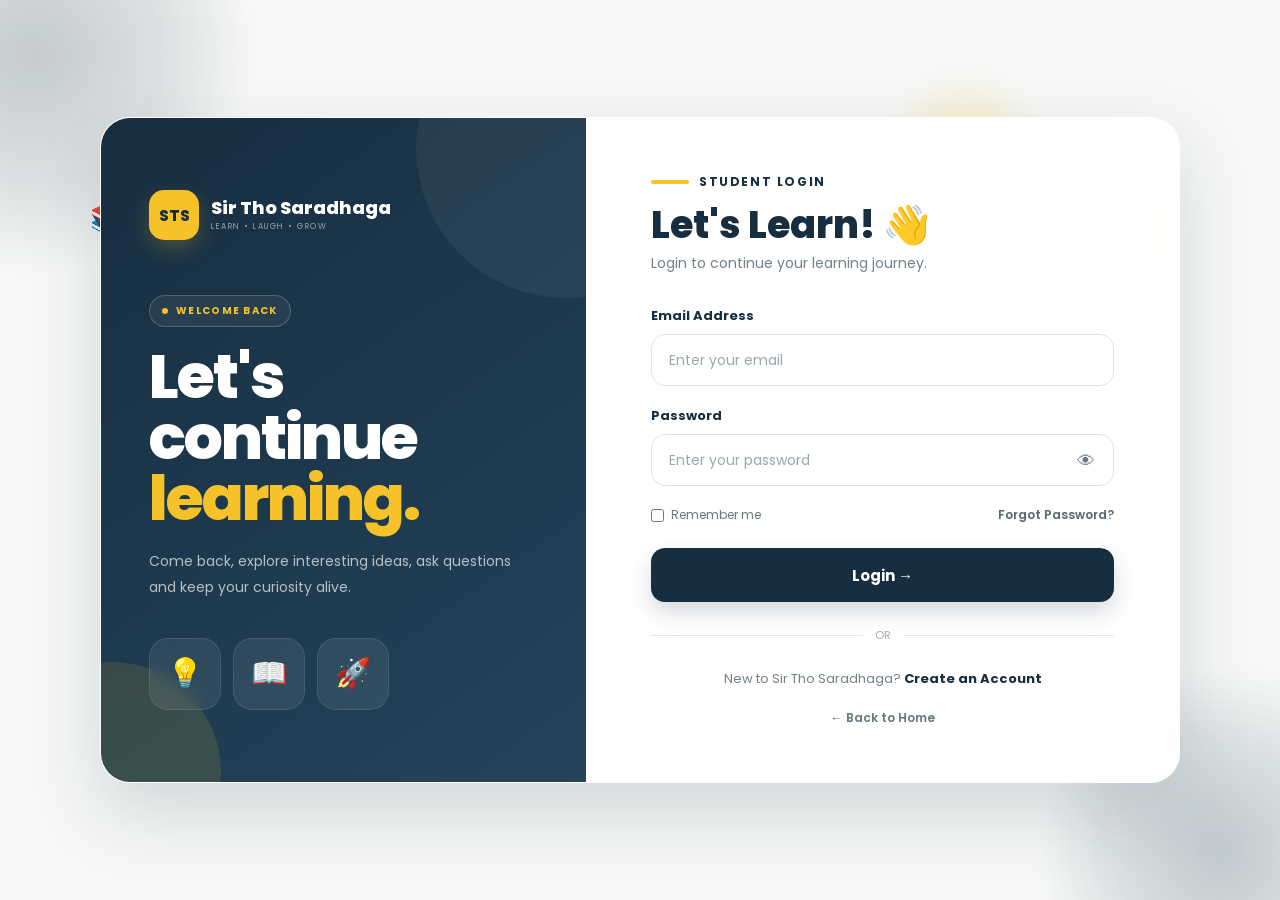
<file: subjects.html>
<!DOCTYPE html>
<html lang="en">

<head>

    <meta charset="UTF-8">

    <meta
        name="viewport"
        content="width=device-width, initial-scale=1.0"
    >

    <title>Explore Subjects | Sir Tho Saradhaga</title>

    <!-- GOOGLE FONTS -->
    <link rel="preconnect" href="https://fonts.googleapis.com">

    <link
        rel="preconnect"
        href="https://fonts.gstatic.com"
        crossorigin
    >

    <link
        href="https://fonts.googleapis.com/css2?family=Baloo+2:wght@500;600;700;800&family=Poppins:wght@400;500;600;700&family=Caveat:wght@600;700&display=swap"
        rel="stylesheet"
    >

    <style>

        /* =========================================
           RESET
        ========================================= */

        * {
            margin: 0;
            padding: 0;
            box-sizing: border-box;
        }

        html {
            scroll-behavior: smooth;
        }

        body {
            font-family: "Poppins", sans-serif;
            background: #071c2b;
            color: #102238;
            overflow-x: hidden;
        }

        a {
            text-decoration: none;
        }


        /* =========================================
           TOP BAR
        ========================================= */

        .top-bar {
            height: 76px;
            background: rgba(7, 23, 36, 0.97);

            display: flex;
            align-items: center;
            justify-content: space-between;

            padding: 0 35px;

            position: relative;
            z-index: 50;

            border-bottom: 1px solid rgba(245,195,41,.15);

            box-shadow:
                0 8px 25px rgba(0,0,0,.15);
        }


        /* HOME LOGO - SAME STYLE */

        .logo {
            display: flex;
            align-items: center;
            gap: 10px;
            flex-shrink: 0;
        }

        .logo-mark {
            position: relative;

            width: 48px;

            color: #ffffff;

            font-family: "Caveat", cursive;

            font-size: 32px;
            font-weight: 700;

            line-height: 1;

            transform: rotate(-5deg);
        }

        .logo-mark::after {
            content: "";

            position: absolute;

            left: 1px;
            bottom: -5px;

            width: 42px;
            height: 3px;

            background: #f5c329;

            border-radius: 50%;

            transform: rotate(-5deg);
        }

        .logo-text {
            display: flex;
            flex-direction: column;
            gap: 1px;
        }

        .logo-text strong {
            color: #ffffff;

            font-family: "Caveat", cursive;

            font-size: 22px;
            font-weight: 600;
        }

        .logo-text span {
            color: #9baab8;

            font-size: 7px;

            letter-spacing: 1.4px;
        }


        /* HOME BUTTON */

        .home-button {
            background: #f5c329;

            color: #102238;

            padding: 9px 19px;

            border-radius: 25px;

            font-size: 13px;

            font-weight: 800;

            transition: .25s;

            box-shadow:
                0 7px 20px rgba(245,195,41,.18);
        }

        .home-button:hover {
            transform: translateY(-3px);

            background: #ffd95c;
        }


        /* =========================================
           HERO
        ========================================= */

        .subject-hero {
            min-height: 245px;

            position: relative;

            overflow: hidden;

            display: flex;

            align-items: center;

            justify-content: center;

            text-align: center;

            background:

                radial-gradient(
                    circle at 10% 20%,
                    rgba(245,195,41,.18),
                    transparent 25%
                ),

                radial-gradient(
                    circle at 90% 20%,
                    rgba(53,200,237,.18),
                    transparent 27%
                ),

                linear-gradient(
                    135deg,
                    #092238,
                    #0e334b 55%,
                    #09283d
                );
        }


        /* Floating Book */

        .subject-hero::before {
            content: "📚";

            position: absolute;

            left: 10%;
            bottom: 28px;

            font-size: 35px;

            animation:
                floatBook 3s
                ease-in-out infinite;
        }


        /* Floating Bulb */

        .subject-hero::after {
            content: "💡";

            position: absolute;

            right: 10%;
            top: 28px;

            font-size: 35px;

            animation:
                floatBook 3.5s
                ease-in-out infinite;
        }


        @keyframes floatBook {

            0%, 100% {
                transform:
                    translateY(0)
                    rotate(-5deg);
            }

            50% {
                transform:
                    translateY(-10px)
                    rotate(5deg);
            }

        }


        .hero-content {
            position: relative;

            z-index: 5;

            padding: 30px 20px;
        }


        .hero-badge {
            display: inline-block;

            background: rgba(245,195,41,.12);

            color: #f5c329;

            padding: 7px 16px;

            border:
                1px solid
                rgba(245,195,41,.35);

            border-radius: 30px;

            font-size: 11px;

            font-weight: 800;

            margin-bottom: 10px;
        }


        .hero-content h1 {
            font-family: "Poppins", sans-serif;

            font-size: 43px;

            line-height: 1;

            color: white;

            margin-bottom: 8px;

            font-weight: 800;
        }


        .hero-content h1 span {
            color: #f5c329;
        }


        .hero-content p {
            max-width: 560px;

            margin: auto;

            color: rgba(255,255,255,.68);

            font-size: 13px;

            line-height: 1.5;
        }


        /* =========================================
           SUBJECT SECTION
        ========================================= */

        .subject-section {
            padding: 65px 20px 80px;

            position: relative;

            overflow: hidden;

            background:

                radial-gradient(
                    circle at 5% 10%,
                    rgba(245,195,41,.12),
                    transparent 22%
                ),

                radial-gradient(
                    circle at 95% 80%,
                    rgba(53,200,237,.12),
                    transparent 25%
                ),

                #0e2d42;
        }


        /* Decorative Stars */

        .subject-section::before {
            content: "✦";

            position: absolute;

            left: 3%;
            top: 30px;

            font-size: 75px;

            color: #f5c329;

            opacity: .3;

            animation:
                starFloat 4s
                ease-in-out infinite;
        }


        .subject-section::after {
            content: "✦";

            position: absolute;

            right: 4%;
            bottom: 30px;

            font-size: 85px;

            color: #35c8ed;

            opacity: .3;

            animation:
                starFloat 5s
                ease-in-out infinite
                reverse;
        }


        @keyframes starFloat {

            0%, 100% {
                transform:
                    translateY(0)
                    rotate(0);
            }

            50% {
                transform:
                    translateY(-15px)
                    rotate(15deg);
            }

        }


        /* =========================================
           HEADING
        ========================================= */

        .section-heading {
            text-align: center;

            margin-bottom: 28px;

            position: relative;

            z-index: 5;
        }


        .section-heading h2 {
            font-family: "Poppins", sans-serif;

            font-size: 40px;

            color: white;

            margin-bottom: 5px;

            font-weight: 800;
        }


        .section-heading h2 span {
            color: #f5c329;
        }


        .section-heading p {
            font-size: 13px;

            color: rgba(255,255,255,.62);
        }


        /* =========================================
           SEARCH
        ========================================= */

        .search-wrapper {
            width: 100%;

            max-width: 500px;

            margin: 0 auto 30px;

            position: relative;

            z-index: 5;
        }


        .search-input {
            width: 100%;

            padding: 14px 48px 14px 18px;

            border-radius: 18px;

            border:
                1px solid
                rgba(255,255,255,.18);

            outline: none;

            background:
                rgba(255,255,255,.09);

            backdrop-filter: blur(12px);

            color: white;

            font-family: "Poppins", sans-serif;

            font-size: 13px;

            box-shadow:
                0 12px 30px
                rgba(0,0,0,.12);
        }


        .search-input::placeholder {
            color: rgba(255,255,255,.55);
        }


        .search-input:focus {
            border-color: #f5c329;

            box-shadow:
                0 0 0 4px
                rgba(245,195,41,.10);
        }


        .search-icon {
            position: absolute;

            right: 17px;
            top: 50%;

            transform:
                translateY(-50%);

            color: #f5c329;

            pointer-events: none;
        }


        /* =========================================
           SUBJECT GRID
        ========================================= */

        .subject-grid {
            max-width: 950px;

            margin: auto;

            display: grid;

            grid-template-columns:
                repeat(4, 1fr);

            gap: 18px;

            position: relative;

            z-index: 5;
        }


        /* =========================================
           SUBJECT CARD
        ========================================= */

        .subject-card {
            min-height: 160px;

            border-radius: 22px;

            padding: 18px 13px;

            display: flex;

            flex-direction: column;

            align-items: center;

            justify-content: center;

            text-align: center;

            cursor: pointer;

            position: relative;

            overflow: hidden;

            border:
                1px solid
                rgba(255,255,255,.25);

            box-shadow:
                0 15px 35px
                rgba(0,0,0,.15);

            transition:
                transform .3s ease,
                box-shadow .3s ease;
        }


        /* Shine */

        .subject-card::before {
            content: "";

            position: absolute;

            top: 0;
            left: -120%;

            width: 70%;
            height: 100%;

            background:
                linear-gradient(
                    110deg,
                    transparent,
                    rgba(255,255,255,.35),
                    transparent
                );

            transform: skewX(-20deg);
        }


        .subject-card:hover::before {
            animation:
                cardShine .7s ease;
        }


        @keyframes cardShine {

            from {
                left: -120%;
            }

            to {
                left: 140%;
            }

        }


        .subject-card:hover {
            transform:
                translateY(-9px)
                rotate(1deg)
                scale(1.02);

            box-shadow:
                0 22px 45px
                rgba(0,0,0,.25);
        }


        /* =========================================
           CARD COLORS
        ========================================= */

        .subject-card:nth-child(1) {
            background:
                linear-gradient(
                    135deg,
                    #f5c329,
                    #ffd95c
                );
        }

        .subject-card:nth-child(2) {
            background:
                linear-gradient(
                    135deg,
                    #35c8ed,
                    #6ee3ff
                );
        }

        .subject-card:nth-child(3) {
            background:
                linear-gradient(
                    135deg,
                    #8c7cff,
                    #b3a9ff
                );
        }

        .subject-card:nth-child(4) {
            background:
                linear-gradient(
                    135deg,
                    #38d6a5,
                    #79e8c4
                );
        }

        .subject-card:nth-child(5) {
            background:
                linear-gradient(
                    135deg,
                    #ff8aa0,
                    #ffb0bf
                );
        }

        .subject-card:nth-child(6) {
            background:
                linear-gradient(
                    135deg,
                    #ffb15c,
                    #ffd078
                );
        }

        .subject-card:nth-child(7) {
            background:
                linear-gradient(
                    135deg,
                    #8c7cff,
                    #b3a9ff
                );
        }

        .subject-card:nth-child(8) {
            background:
                linear-gradient(
                    135deg,
                    #5ed2f0,
                    #8ae7fa
                );
        }


        /* =========================================
           ICON
        ========================================= */

        .subject-icon {
            width: 57px;

            height: 57px;

            border-radius: 17px;

            background:
                rgba(255,255,255,.55);

            display: flex;

            align-items: center;

            justify-content: center;

            font-size: 30px;

            margin-bottom: 9px;

            transition:
                transform .3s ease;
        }


        .subject-card:hover
        .subject-icon {
            transform:
                scale(1.15)
                rotate(5deg);
        }


        .subject-card h3 {
            font-family: "Poppins", sans-serif;

            font-size: 18px;

            color: #102238;

            line-height: 1;

            margin-bottom: 6px;

            font-weight: 800;
        }


        .subject-card p {
            color: #263c4d;

            font-size: 10px;

            line-height: 1.4;

            max-width: 160px;
        }


        /* =========================================
           DISCOVER
        ========================================= */

        .discover-section {
            background: #071c2b;

            padding: 70px 20px;

            text-align: center;
        }


        .discover-box {
            max-width: 850px;

            margin: auto;

            background:
                linear-gradient(
                    135deg,
                    #0e334b,
                    #123f5d
                );

            border-radius: 28px;

            padding: 40px 25px;

            border:
                1px solid
                rgba(245,195,41,.35);

            box-shadow:
                0 25px 55px
                rgba(0,0,0,.25);
        }


        .discover-box .emoji {
            font-size: 43px;

            margin-bottom: 5px;

            animation:
                rocketFloat 3s
                ease-in-out infinite;
        }


        @keyframes rocketFloat {

            0%,100% {
                transform:
                    translateY(0);
            }

            50% {
                transform:
                    translateY(-8px);
            }

        }


        .discover-box h2 {
            font-family: "Poppins", sans-serif;

            font-size: 32px;

            color: #f5c329;

            margin-bottom: 8px;

            font-weight: 800;
        }


        .discover-box p {
            color: rgba(255,255,255,.72);

            font-size: 13px;

            line-height: 1.7;

            max-width: 620px;

            margin: auto;
        }


        /* =========================================
           NO RESULTS
        ========================================= */

        .no-results {
            display: none;

            text-align: center;

            padding: 35px;

            color: white;
        }


        .no-results .emoji {
            font-size: 48px;
        }


        .no-results h3 {
            font-family: "Poppins", sans-serif;

            font-size: 28px;

            color: #f5c329;
        }


        .no-results p {
            margin-top: 5px;

            color: rgba(255,255,255,.65);

            font-size: 12px;
        }


        /* =========================================
           FOOTER
        ========================================= */

        footer {
            background: #051521;

            color: white;

            text-align: center;

            padding: 30px 20px;
        }


        .footer-logo {
            color: #ffffff;

            font-family: "Caveat", cursive;

            font-size: 28px;

            font-weight: 700;
        }


        footer p {
            font-size: 11px;

            color: rgba(255,255,255,.55);

            margin-top: 4px;

            letter-spacing: 1px;
        }


        /* =========================================
           RESPONSIVE
        ========================================= */

        @media (max-width: 850px) {

            .subject-grid {
                grid-template-columns:
                    repeat(3, 1fr);
            }

        }


        @media (max-width: 650px) {

            .top-bar {
                padding: 0 18px;
            }

            .logo-text strong {
                font-size: 19px;
            }

            .logo-mark {
                font-size: 28px;
                width: 42px;
            }

            .subject-hero {
                min-height: 220px;
            }

            .hero-content h1 {
                font-size: 38px;
            }

            .subject-grid {
                grid-template-columns:
                    repeat(2, 1fr);

                gap: 14px;
            }

            .subject-card {
                min-height: 145px;
            }

            .discover-box h2 {
                font-size: 26px;
            }

        }


        @media (max-width: 400px) {

            .subject-grid {
                grid-template-columns:
                    1fr 1fr;
            }

            .subject-card {
                min-height: 135px;

                padding:
                    12px 8px;
            }

            .subject-icon {
                width: 48px;

                height: 48px;

                font-size: 26px;
            }

            .subject-card h3 {
                font-size: 17px;
            }

            .subject-card p {
                font-size: 9px;
            }

        }

    </style>

</head>


<body>


    <!-- =========================================
         TOP BAR
    ========================================= -->

    <header class="top-bar">

        <a
            href="index.html"
            class="logo"
        >

            <div class="logo-mark">
                STS
            </div>

            <div class="logo-text">

                <strong>
                    Sir Tho Saradhaga
                </strong>

                <span>
                    LEARN • LAUGH • GROW
                </span>

            </div>

        </a>


        <a
            href="index.html"
            class="home-button"
        >
            ← Home
        </a>

    </header>



    <!-- =========================================
         HERO
    ========================================= -->

    <section class="subject-hero">

        <div class="hero-content">

            <div class="hero-badge">
                📚 EXPLORE • DISCOVER • LEARN
            </div>

            <h1>
                What do you want
                to <span>explore?</span> 🌈
            </h1>

            <p>
                Choose a subject, open your notes and
                start learning something new.
            </p>

        </div>

    </section>



    <!-- =========================================
         SUBJECTS
    ========================================= -->

    <section class="subject-section">


        <div class="section-heading">

            <h2>
                🌟 Explore <span>Subjects</span>
            </h2>

            <p>
                Choose a subject to view simple learning notes.
            </p>

        </div>


        <!-- SEARCH -->

        <div class="search-wrapper">

            <input
                type="text"
                id="subjectSearch"
                class="search-input"
                placeholder="🔍 Search a subject..."
            >

            <span class="search-icon">
                🔎
            </span>

        </div>



        <!-- SUBJECT GRID -->

        <div
            class="subject-grid"
            id="subjectGrid"
        >


            <!-- SCIENCE -->

            <a
                href="subject-notes.html?subject=science"
                class="subject-card"
                data-title="science"
            >

                <div class="subject-icon">
                    🔬
                </div>

                <h3>
                    Science
                </h3>

                <p>
                    Discover how the world works.
                </p>

            </a>



            <!-- MATHEMATICS -->

            <a
                href="subject-notes.html?subject=mathematics"
                class="subject-card"
                data-title="mathematics maths"
            >

                <div class="subject-icon">
                    🧮
                </div>

                <h3>
                    Mathematics
                </h3>

                <p>
                    Numbers, logic and problem solving.
                </p>

            </a>



            <!-- ENGLISH -->

            <a
                href="subject-notes.html?subject=english"
                class="subject-card"
                data-title="english"
            >

                <div class="subject-icon">
                    📖
                </div>

                <h3>
                    English
                </h3>

                <p>
                    Words, language and communication.
                </p>

            </a>



            <!-- SOCIAL STUDIES -->

            <a
                href="subject-notes.html?subject=social"
                class="subject-card"
                data-title="social studies social"
            >

                <div class="subject-icon">
                    🌍
                </div>

                <h3>
                    Social Studies
                </h3>

                <p>
                    People, places and society.
                </p>

            </a>



            <!-- CIVICS -->

            <a
                href="subject-notes.html?subject=civics"
                class="subject-card"
                data-title="civics political science"
            >

                <div class="subject-icon">
                    🏛️
                </div>

                <h3>
                    Civics
                </h3>

                <p>
                    Government, rights and society.
                </p>

            </a>



            <!-- TECHNOLOGY -->

            <a
                href="subject-notes.html?subject=technology"
                class="subject-card"
                data-title="technology computer science computers"
            >

                <div class="subject-icon">
                    💻
                </div>

                <h3>
                    Technology
                </h3>

                <p>
                    Computers, AI and digital world.
                </p>

            </a>



            <!-- BIOLOGY -->

            <a
                href="subject-notes.html?subject=biology"
                class="subject-card"
                data-title="biology life science"
            >

                <div class="subject-icon">
                    🧬
                </div>

                <h3>
                    Biology
                </h3>

                <p>
                    Life, cells and living things.
                </p>

            </a>



            <!-- GEOGRAPHY -->

            <a
                href="subject-notes.html?subject=geography"
                class="subject-card"
                data-title="geography maps earth places"
            >

                <div class="subject-icon">
                    🗺️
                </div>

                <h3>
                    Geography
                </h3>

                <p>
                    Earth, maps, places and environment.
                </p>

            </a>


        </div>



        <!-- NO RESULTS -->

        <div
            class="no-results"
            id="noResults"
        >

            <div class="emoji">
                🔍
            </div>

            <h3>
                Hmm... subject not found!
            </h3>

            <p>
                Try searching for another subject.
            </p>

        </div>


    </section>



    <!-- =========================================
         DISCOVER
    ========================================= -->

    <section class="discover-section">

        <div class="discover-box">

            <div class="emoji">
                🚀
            </div>

            <h2>
                One Subject. Many Questions. Endless Learning!
            </h2>

            <p>
                Choose a subject, explore simple notes,
                understand concepts and keep learning.
            </p>

        </div>

    </section>



    <!-- =========================================
         FOOTER
    ========================================= -->

    <footer>

        <div class="footer-logo">
            Sir Tho Saradhaga
        </div>

        <p>
            LEARN • LAUGH • GROW
        </p>

    </footer>



    <!-- =========================================
         SEARCH SCRIPT
    ========================================= -->

    <script>

        const searchInput =
            document.getElementById("subjectSearch");

        const subjectCards =
            document.querySelectorAll(".subject-card");

        const noResults =
            document.getElementById("noResults");


        searchInput.addEventListener(
            "input",
            function () {

                const searchText =
                    searchInput.value
                    .toLowerCase()
                    .trim();

                let visibleCount = 0;


                subjectCards.forEach(
                    function (card) {

                        const title =
                            card.dataset.title
                            .toLowerCase();


                        if (
                            title.includes(searchText)
                        ) {

                            card.style.display =
                                "flex";

                            visibleCount++;

                        } else {

                            card.style.display =
                                "none";

                        }

                    }
                );


                if (visibleCount === 0) {

                    noResults.style.display =
                        "block";

                } else {

                    noResults.style.display =
                        "none";

                }

            }
        );

    </script>
<script src="auth.js"></script>

<script>
    requireLogin();
</script>

</body>

</html>
</file>
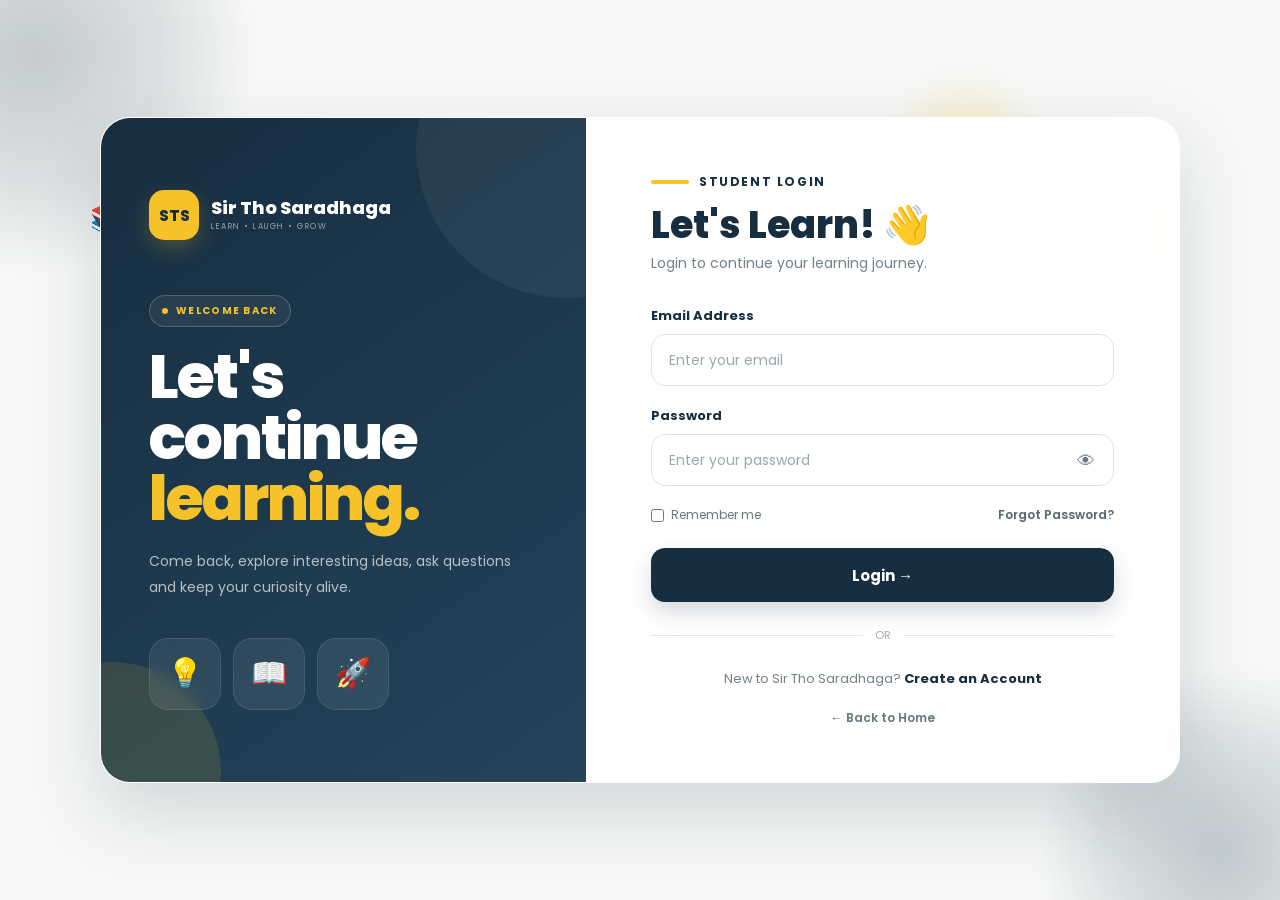
<file: videos.html>
<!DOCTYPE html>
<html lang="en">

<head>

    <meta charset="UTF-8">

    <meta
        name="viewport"
        content="width=device-width, initial-scale=1.0">

    <title>Videos | Sir Tho Saradhaga</title>


    <!-- =====================================================
         GOOGLE FONTS
    ====================================================== -->

    <link
        rel="preconnect"
        href="https://fonts.googleapis.com">

    <link
        rel="preconnect"
        href="https://fonts.gstatic.com"
        crossorigin>

    <link
        href="https://fonts.googleapis.com/css2?family=Caveat:wght@500;600;700&family=Poppins:wght@400;500;600;700;800&display=swap"
        rel="stylesheet">


    <style>

        /* =====================================================
           RESET
        ===================================================== */

        * {
            margin: 0;
            padding: 0;
            box-sizing: border-box;
        }


        html {
            scroll-behavior: smooth;
        }


        body {

            font-family: "Poppins", sans-serif;

            color: #ffffff;

            overflow-x: hidden;

            background:

                radial-gradient(
                    circle at 10% 15%,
                    rgba(245,195,41,0.12),
                    transparent 25%
                ),

                radial-gradient(
                    circle at 90% 30%,
                    rgba(53,200,237,0.12),
                    transparent 28%
                ),

                linear-gradient(
                    135deg,
                    #061a2b,
                    #0a2940 45%,
                    #071d30
                );

        }


        a {
            text-decoration: none;
        }


        /* =====================================================
           NAVBAR
        ===================================================== */

        .top-bar {

            width: 100%;

            height: 76px;

            background:
                rgba(5,18,30,0.94);

            display: flex;

            align-items: center;

            justify-content: space-between;

            padding: 0 42px;

            position: sticky;

            top: 0;

            z-index: 100;

            border-bottom:
                1px solid rgba(255,255,255,0.08);

            backdrop-filter: blur(18px);

        }


        /* LOGO */

        .logo {

            display: flex;

            align-items: center;

            gap: 10px;

            flex-shrink: 0;

        }


        .logo-mark {

            position: relative;

            width: 48px;

            color: #ffffff;

            font-family: "Caveat", cursive;

            font-size: 32px;

            font-weight: 700;

            line-height: 1;

            transform: rotate(-5deg);

        }


        .logo-mark::after {

            content: "";

            position: absolute;

            left: 1px;

            bottom: -5px;

            width: 42px;

            height: 3px;

            background: #f5c329;

            border-radius: 50%;

            transform: rotate(-5deg);

        }


        .logo-text {

            display: flex;

            flex-direction: column;

            gap: 1px;

        }


        .logo-text strong {

            color: #ffffff;

            font-family: "Caveat", cursive;

            font-size: 22px;

            font-weight: 600;

        }


        .logo-text span {

            color: #9baab8;

            font-size: 7px;

            letter-spacing: 1.4px;

        }


        /* BACK HOME */

        .back-home {

            display: inline-flex;

            align-items: center;

            gap: 7px;

            padding: 10px 19px;

            background:
                rgba(245,195,41,0.10);

            border:
                1px solid rgba(245,195,41,0.40);

            color: #f5c329;

            border-radius: 25px;

            font-size: 12px;

            font-weight: 700;

            transition: 0.3s ease;

        }


        .back-home:hover {

            background: #f5c329;

            color: #102238;

            transform: translateY(-3px);

            box-shadow:
                0 8px 25px rgba(245,195,41,0.25);

        }


        /* =====================================================
           FLOATING BACKGROUND
        ===================================================== */

        .page-background {

            position: fixed;

            inset: 0;

            overflow: hidden;

            pointer-events: none;

            z-index: 0;

        }


        .glow {

            position: absolute;

            border-radius: 50%;

            filter: blur(2px);

            opacity: 0.55;

            animation:
                glowMove 8s ease-in-out infinite;

        }


        .glow-one {

            width: 300px;

            height: 300px;

            left: -130px;

            top: 250px;

            background:
                radial-gradient(
                    circle,
                    rgba(245,195,41,0.20),
                    transparent 70%
                );

        }


        .glow-two {

            width: 350px;

            height: 350px;

            right: -160px;

            top: 600px;

            background:
                radial-gradient(
                    circle,
                    rgba(53,200,237,0.18),
                    transparent 70%
                );

            animation-delay: 2s;

        }


        .glow-three {

            width: 280px;

            height: 280px;

            left: 40%;

            bottom: -120px;

            background:
                radial-gradient(
                    circle,
                    rgba(120,93,255,0.16),
                    transparent 70%
                );

            animation-delay: 4s;

        }


        .floating-symbol {

            position: absolute;

            color: rgba(255,255,255,0.10);

            font-size: 35px;

            animation:
                symbolFloat 6s ease-in-out infinite;

        }


        .symbol-one {

            left: 7%;

            top: 430px;

        }


        .symbol-two {

            right: 8%;

            top: 1050px;

            animation-delay: 1.5s;

        }


        .symbol-three {

            left: 12%;

            bottom: 400px;

            animation-delay: 3s;

        }


        /* =====================================================
           HERO
        ===================================================== */

        .videos-hero {

            min-height: 275px;

            display: flex;

            align-items: center;

            position: relative;

            overflow: hidden;

            background:

                radial-gradient(
                    circle at 10% 30%,
                    rgba(245,195,41,0.18),
                    transparent 25%
                ),

                radial-gradient(
                    circle at 90% 25%,
                    rgba(53,200,237,0.18),
                    transparent 28%
                ),

                linear-gradient(
                    135deg,
                    #092238,
                    #0c3853 52%,
                    #09283d
                );

            z-index: 1;

        }


        .videos-hero::before {

            content: "";

            position: absolute;

            width: 220px;

            height: 220px;

            border-radius: 50%;

            right: 7%;

            top: 25px;

            border:
                1px solid rgba(245,195,41,0.12);

            animation:
                circleRotate 12s linear infinite;

        }


        .videos-hero::after {

            content: "";

            position: absolute;

            width: 150px;

            height: 150px;

            border-radius: 50%;

            right: 12%;

            top: 60px;

            border:
                1px dashed rgba(53,200,237,0.20);

            animation:
                circleRotate 8s linear infinite reverse;

        }


        .hero-content {

            width: 100%;

            max-width: 1100px;

            margin: auto;

            padding: 38px 30px;

            position: relative;

            z-index: 3;

        }


        .hero-label {

            display: inline-flex;

            align-items: center;

            gap: 8px;

            color: #f5c329;

            font-size: 10px;

            font-weight: 800;

            letter-spacing: 1.5px;

            margin-bottom: 10px;

            animation:
                labelGlow 3s ease-in-out infinite;

        }


        .hero-label::before {

            content: "";

            width: 30px;

            height: 3px;

            background: #f5c329;

            border-radius: 10px;

        }


        .hero-content h1 {

            color: #ffffff;

            font-size:
                clamp(34px, 5vw, 52px);

            font-weight: 800;

            line-height: 1.05;

            letter-spacing: -1.5px;

            margin-bottom: 10px;

            animation:
                heroText 0.8s ease both;

        }


        .hero-content h1 span {

            color: #f5c329;

            position: relative;

        }


        .hero-content h1 span::after {

            content: "";

            position: absolute;

            left: 0;

            bottom: -5px;

            width: 100%;

            height: 3px;

            background:
                rgba(245,195,41,0.45);

            border-radius: 5px;

            transform:
                scaleX(0);

            transform-origin: left;

            animation:
                lineReveal 1s ease 0.5s forwards;

        }


        .hero-content p {

            max-width: 610px;

            color:
                rgba(255,255,255,0.68);

            font-size: 13px;

            line-height: 1.7;

            animation:
                heroText 0.8s ease 0.15s both;

        }


        /* =====================================================
           MAIN SECTION
        ===================================================== */

        .videos-section {

            position: relative;

            padding: 50px 25px 70px;

            background:

                radial-gradient(
                    circle at 15% 15%,
                    rgba(245,195,41,0.09),
                    transparent 22%
                ),

                radial-gradient(
                    circle at 85% 60%,
                    rgba(53,200,237,0.08),
                    transparent 25%
                ),

                linear-gradient(
                    135deg,
                    #082238,
                    #0b3047 48%,
                    #071d30
                );

            z-index: 1;

        }


        .section-container {

            width: 100%;

            max-width: 1100px;

            margin: auto;

            position: relative;

            z-index: 5;

        }


        /* =====================================================
           TOOLBAR
        ===================================================== */

        .video-toolbar {

            display: flex;

            align-items: center;

            justify-content: space-between;

            gap: 20px;

            margin-bottom: 30px;

            flex-wrap: wrap;

        }


        .filters {

            display: flex;

            align-items: center;

            gap: 8px;

            flex-wrap: wrap;

        }


        .filter-btn {

            border:
                1px solid rgba(255,255,255,0.12);

            background:
                rgba(255,255,255,0.06);

            color:
                rgba(255,255,255,0.70);

            padding: 8px 15px;

            border-radius: 25px;

            font-family:
                "Poppins", sans-serif;

            font-size: 10px;

            font-weight: 700;

            cursor: pointer;

            transition: 0.3s ease;

            backdrop-filter: blur(10px);

        }


        .filter-btn:hover {

            transform:
                translateY(-3px);

            border-color:
                rgba(245,195,41,0.55);

            color: #ffffff;

            box-shadow:
                0 7px 20px rgba(0,0,0,0.15);

        }


        .filter-btn.active {

            background: #f5c329;

            color: #102238;

            border-color: #f5c329;

            box-shadow:
                0 8px 25px
                rgba(245,195,41,0.20);

            animation:
                activePulse 2.5s ease-in-out infinite;

        }


        /* =====================================================
           SEARCH
        ===================================================== */

        .video-search {

            position: relative;

            width: 240px;

        }


        .video-search span {

            position: absolute;

            left: 13px;

            top: 50%;

            transform:
                translateY(-50%);

            color:
                rgba(255,255,255,0.50);

            font-size: 16px;

            pointer-events: none;

            z-index: 2;

        }


        .video-search input {

            width: 100%;

            height: 40px;

            padding:
                0 14px 0 36px;

            border-radius: 22px;

            border:
                1px solid rgba(255,255,255,0.13);

            background:
                rgba(255,255,255,0.07);

            color: #ffffff;

            outline: none;

            font-family:
                "Poppins", sans-serif;

            font-size: 10px;

            backdrop-filter: blur(12px);

            transition: 0.3s ease;

        }


        .video-search input::placeholder {

            color:
                rgba(255,255,255,0.43);

        }


        .video-search input:focus {

            border-color:
                rgba(245,195,41,0.65);

            background:
                rgba(255,255,255,0.10);

            box-shadow:
                0 0 0 3px
                rgba(245,195,41,0.08),

                0 10px 30px
                rgba(0,0,0,0.12);

        }


        /* =====================================================
           VIDEO GRID
        ===================================================== */

        .video-grid {

            display: grid;

            grid-template-columns:
                repeat(3, minmax(0, 1fr));

            gap: 20px;

        }


        /* =====================================================
           VIDEO CARD
        ===================================================== */

        .video-card {

            display: block;

            position: relative;

            background:
                linear-gradient(
                    145deg,
                    rgba(255,255,255,0.11),
                    rgba(255,255,255,0.045)
                );

            border:
                1px solid rgba(255,255,255,0.13);

            border-radius: 20px;

            overflow: hidden;

            box-shadow:
                0 18px 45px
                rgba(0,0,0,0.18);

            transition:
                transform 0.35s ease,
                box-shadow 0.35s ease,
                border-color 0.35s ease;

            cursor: pointer;

            backdrop-filter: blur(14px);

            animation:
                cardAppear 0.7s ease both;

        }


        .video-card::before {

            content: "";

            position: absolute;

            left: 0;

            top: 0;

            width: 100%;

            height: 3px;

            background:
                linear-gradient(
                    90deg,
                    #f5c329,
                    #35c8ed
                );

            transform:
                scaleX(0);

            transform-origin: left;

            transition:
                transform 0.35s ease;

            z-index: 5;

        }


        .video-card:hover::before {

            transform:
                scaleX(1);

        }


        .video-card:hover {

            transform:
                translateY(-9px);

            box-shadow:
                0 28px 55px
                rgba(0,0,0,0.28);

            border-color:
                rgba(245,195,41,0.38);

        }


        /* =====================================================
           THUMBNAIL
        ===================================================== */

        .video-thumbnail {

            position: relative;

            width: 100%;

            aspect-ratio: 9 / 16;

            max-height: 390px;

            overflow: hidden;

            background:
                #061a2b;

        }


        .video-thumbnail img {

            width: 100%;

            height: 100%;

            display: block;

            object-fit: cover;

            transition:
                transform 0.5s ease,
                filter 0.5s ease;

        }


        .video-card:hover
        .video-thumbnail img {

            transform:
                scale(1.07);

            filter:
                brightness(1.05);

        }


        .video-thumbnail::after {

            content: "";

            position: absolute;

            inset: 0;

            background:
                linear-gradient(
                    to top,
                    rgba(3,16,27,0.65),
                    transparent 48%
                );

            pointer-events: none;

        }


        /* =====================================================
           PLAY BUTTON
        ===================================================== */

        .play-button {

            position: absolute;

            left: 50%;

            top: 50%;

            transform:
                translate(-50%, -50%);

            width: 55px;

            height: 55px;

            border-radius: 50%;

            background:
                rgba(245,195,41,0.96);

            color: #102238;

            display: flex;

            align-items: center;

            justify-content: center;

            font-size: 19px;

            padding-left: 3px;

            box-shadow:
                0 12px 30px
                rgba(0,0,0,0.30);

            z-index: 4;

            transition:
                transform 0.35s ease,
                box-shadow 0.35s ease;

            animation:
                playPulse 2.7s ease-in-out infinite;

        }


        .video-card:hover .play-button {

            transform:
                translate(-50%, -50%)
                scale(1.18);

            box-shadow:
                0 15px 35px
                rgba(245,195,41,0.35);

        }


        /* =====================================================
           CATEGORY
        ===================================================== */

        .video-category {

            position: absolute;

            left: 12px;

            top: 12px;

            z-index: 5;

            padding: 5px 9px;

            border-radius: 15px;

            background:
                rgba(5,18,30,0.72);

            border:
                1px solid rgba(255,255,255,0.16);

            color: #ffffff;

            font-size: 8px;

            font-weight: 700;

            letter-spacing: 0.5px;

            backdrop-filter: blur(10px);

        }


        /* =====================================================
           CARD CONTENT
        ===================================================== */

        .video-info {

            padding:
                14px 15px 16px;

        }


        .video-info h3 {

            color: #ffffff;

            font-size: 14px;

            font-weight: 800;

            line-height: 1.35;

            margin-bottom: 5px;

        }


        .video-info p {

            color:
                rgba(255,255,255,0.54);

            font-size: 9px;

            line-height: 1.5;

            margin-bottom: 12px;

        }


        .watch-link {

            display: inline-flex;

            align-items: center;

            gap: 6px;

            color: #f5c329;

            font-size: 9px;

            font-weight: 800;

            transition: 0.25s ease;

        }


        .watch-link span {

            color: #35c8ed;

            font-size: 14px;

            transition: 0.25s ease;

        }


        .video-card:hover .watch-link {

            color: #ffffff;

        }


        .video-card:hover
        .watch-link span {

            transform:
                translateX(5px);

        }


        /* =====================================================
           NO RESULTS
        ===================================================== */

        .no-results {

            display: none;

            text-align: center;

            padding: 55px 20px;

            color:
                rgba(255,255,255,0.55);

        }


        .no-results .emoji {

            font-size: 42px;

            margin-bottom: 10px;

            animation:
                float 2.5s ease-in-out infinite;

        }


        .no-results h3 {

            color: #ffffff;

            font-size: 18px;

            margin-bottom: 5px;

        }


        .no-results p {

            font-size: 11px;

        }


        /* =====================================================
           CTA
        ===================================================== */

        .video-cta {

            margin-top: 55px;

            padding: 35px 25px;

            border-radius: 24px;

            text-align: center;

            position: relative;

            overflow: hidden;

            background:

                radial-gradient(
                    circle at 10% 50%,
                    rgba(245,195,41,0.18),
                    transparent 25%
                ),

                radial-gradient(
                    circle at 90% 50%,
                    rgba(53,200,237,0.17),
                    transparent 25%
                ),

                linear-gradient(
                    135deg,
                    rgba(255,255,255,0.08),
                    rgba(255,255,255,0.035)
                );

            border:
                1px solid rgba(255,255,255,0.12);

            box-shadow:
                0 20px 45px
                rgba(0,0,0,0.16);

            backdrop-filter:
                blur(14px);

        }


        .video-cta::before {

            content: "";

            position: absolute;

            width: 120px;

            height: 120px;

            border-radius: 50%;

            border:
                1px solid rgba(245,195,41,0.14);

            left: 20px;

            top: -70px;

            animation:
                circleRotate 8s linear infinite;

        }


        .video-cta .emoji {

            font-size: 35px;

            margin-bottom: 5px;

            animation:
                float 3s ease-in-out infinite;

        }


        .video-cta h2 {

            color: #ffffff;

            font-size: 27px;

            font-weight: 800;

            margin-bottom: 7px;

        }


        .video-cta p {

            color:
                rgba(255,255,255,0.60);

            font-size: 11px;

            margin-bottom: 15px;

        }


        .cta-button {

            display: inline-flex;

            align-items: center;

            gap: 8px;

            padding: 10px 19px;

            background: #f5c329;

            color: #102238;

            border-radius: 25px;

            font-size: 10px;

            font-weight: 800;

            transition: 0.3s ease;

        }


        .cta-button:hover {

            transform:
                translateY(-4px);

            box-shadow:
                0 14px 30px
                rgba(245,195,41,0.24);

        }


        /* =====================================================
           FOOTER
        ===================================================== */

        footer {

            background: #04131f;

            color: #ffffff;

            text-align: center;

            padding: 25px 20px;

            position: relative;

            z-index: 2;

            border-top:
                1px solid rgba(255,255,255,0.06);

        }


        .footer-logo {

            color: #ffffff;

            font-family: "Caveat", cursive;

            font-size: 24px;

            font-weight: 600;

        }


        footer p {

            color: #8293a2;

            font-size: 9px;

            margin-top: 2px;

        }


        .footer-links {

            margin-top: 12px;

            display: flex;

            justify-content: center;

            gap: 18px;

            flex-wrap: wrap;

        }


        .footer-links a {

            color: #aab8c4;

            font-size: 10px;

            transition: 0.25s ease;

        }


        .footer-links a:hover {

            color: #f5c329;

        }


        /* =====================================================
           ANIMATIONS
        ===================================================== */

        @keyframes float {

            0%, 100% {
                transform: translateY(0);
            }

            50% {
                transform: translateY(-12px);
            }

        }


        @keyframes glowMove {

            0%, 100% {

                transform:
                    translate(0,0)
                    scale(1);

            }

            50% {

                transform:
                    translate(25px,-20px)
                    scale(1.12);

            }

        }


        @keyframes symbolFloat {

            0%, 100% {

                transform:
                    translateY(0)
                    rotate(0deg);

            }

            50% {

                transform:
                    translateY(-20px)
                    rotate(8deg);

            }

        }


        @keyframes circleRotate {

            from {
                transform: rotate(0deg);
            }

            to {
                transform: rotate(360deg);
            }

        }


        @keyframes labelGlow {

            0%, 100% {
                opacity: 0.75;
            }

            50% {

                opacity: 1;

                text-shadow:
                    0 0 15px
                    rgba(245,195,41,0.40);

            }

        }


        @keyframes heroText {

            from {

                opacity: 0;

                transform:
                    translateY(15px);

            }

            to {

                opacity: 1;

                transform:
                    translateY(0);

            }

        }


        @keyframes lineReveal {

            to {

                transform:
                    scaleX(1);

            }

        }


        @keyframes cardAppear {

            from {

                opacity: 0;

                transform:
                    translateY(25px);

            }

            to {

                opacity: 1;

                transform:
                    translateY(0);

            }

        }


        @keyframes playPulse {

            0%, 100% {

                box-shadow:
                    0 12px 30px
                    rgba(0,0,0,0.30);

            }

            50% {

                box-shadow:
                    0 12px 35px
                    rgba(245,195,41,0.28);

            }

        }


        @keyframes activePulse {

            0%, 100% {

                box-shadow:
                    0 8px 25px
                    rgba(245,195,41,0.18);

            }

            50% {

                box-shadow:
                    0 10px 30px
                    rgba(245,195,41,0.30);

            }

        }


        /* =====================================================
           RESPONSIVE
        ===================================================== */

        @media (max-width: 900px) {

            .video-grid {

                grid-template-columns:
                    repeat(2, minmax(0, 1fr));

            }

            .video-search {

                width: 220px;

            }

        }


        @media (max-width: 650px) {

            .top-bar {

                height: 70px;

                padding:
                    0 17px;

            }


            .logo-mark {

                font-size: 28px;

                width: 42px;

            }


            .logo-text strong {

                font-size: 18px;

            }


            .logo-text span {

                font-size: 6px;

            }


            .back-home {

                padding:
                    8px 13px;

                font-size: 10px;

            }


            .videos-hero {

                min-height: 235px;

            }


            .hero-content {

                padding:
                    30px 18px;

            }


            .hero-content h1 {

                font-size: 35px;

            }


            .hero-content p {

                font-size: 11px;

            }


            .videos-section {

                padding:
                    40px 16px 55px;

            }


            .video-toolbar {

                align-items:
                    stretch;

                flex-direction:
                    column;

            }


            .video-search {

                width: 100%;

            }


            .filters {

                width: 100%;

            }


            .filter-btn {

                flex: 1;

            }


            .video-grid {

                grid-template-columns: 1fr;

                max-width: 380px;

                margin: auto;

                gap: 18px;

            }


            .video-thumbnail {

                max-height: 520px;

            }


            .video-cta {

                margin-top: 40px;

                padding:
                    28px 18px;

            }


            .video-cta h2 {

                font-size: 24px;

            }


            .symbol-one,
            .symbol-two,
            .symbol-three {

                display: none;

            }

        }


        @media (max-width: 400px) {

            .logo-text {

                display: none;

            }


            .filter-btn {

                padding:
                    7px 9px;

                font-size: 9px;

            }

        }

    </style>

</head>


<body>


    <!-- =====================================================
         ANIMATED BACKGROUND
    ===================================================== -->

    <div class="page-background">

        <div class="glow glow-one"></div>

        <div class="glow glow-two"></div>

        <div class="glow glow-three"></div>

        <div class="floating-symbol symbol-one">
            ✦
        </div>

        <div class="floating-symbol symbol-two">
            🎓
        </div>

        <div class="floating-symbol symbol-three">
            💡
        </div>

    </div>


    <!-- =====================================================
         NAVBAR
    ===================================================== -->

    <header class="top-bar">

        <a
            href="index.html"
            class="logo">

            <div class="logo-mark">
                STS
            </div>

            <div class="logo-text">

                <strong>
                    Sir Tho Saradhaga
                </strong>

                <span>
                    LEARN • LAUGH • GROW
                </span>

            </div>

        </a>


        <a
            href="index.html"
            class="back-home">

            ← Back to Home

        </a>

    </header>


    <!-- =====================================================
         HERO
    ===================================================== -->

    <section class="videos-hero">

        <div class="hero-content">

            <div class="hero-label">
                WATCH • LEARN • EXPLORE
            </div>


            <h1>

                Learn Something.

                <span>
                    Watch Something.
                </span>

            </h1>


            <p>

                Explore our educational videos explained simply,
                visually and in a fun way. Pick a topic and start learning.

            </p>

        </div>

    </section>


    <!-- =====================================================
         VIDEOS SECTION
    ===================================================== -->

    <section class="videos-section">

        <div class="section-container">


            <!-- FILTER + SEARCH -->

            <div class="video-toolbar">


                <div class="filters">


                    <button
                        class="filter-btn active"
                        data-filter="all">

                        All

                    </button>


                    <button
                        class="filter-btn"
                        data-filter="science">

                        Science

                    </button>


                    <button
                        class="filter-btn"
                        data-filter="health">

                        Health

                    </button>


                    <button
                        class="filter-btn"
                        data-filter="education">

                        Education

                    </button>


                    <button
                        class="filter-btn"
                        data-filter="general">

                        General

                    </button>


                </div>


                <!-- SEARCH -->

                <div class="video-search">

                    <span>
                        ⌕
                    </span>

                    <input
                        type="text"
                        id="videoSearch"
                        placeholder="Search videos..."
                        autocomplete="off">

                </div>


            </div>


            <!-- =================================================
                 DYNAMIC VIDEO GRID
            ================================================= -->

            <div
                class="video-grid"
                id="videoGrid">
            </div>


            <!-- =================================================
                 NO RESULTS
            ================================================= -->

            <div
                class="no-results"
                id="noResults">

                <div class="emoji">
                    🔍
                </div>


                <h3>
                    No videos found
                </h3>


                <p>
                    Try another search or choose a different category.
                </p>

            </div>


            <!-- =================================================
                 CTA
            ================================================= -->

            <div class="video-cta">

                <div class="emoji">
                    🚀
                </div>


                <h2>
                    Keep Exploring!
                </h2>


                <p>
                    Find a subject, watch a video and keep learning.
                </p>


                <a
                    href="subjects.html"
                    class="cta-button">

                    📚 Explore Subjects →

                </a>

            </div>


        </div>

    </section>


    <!-- =====================================================
         FOOTER
    ===================================================== -->

    <footer>

        <div class="footer-logo">
            Sir Tho Saradhaga
        </div>


        <p>
            Learn • Laugh • Grow
        </p>


        <div class="footer-links">

            <a href="index.html">
                Home
            </a>


            <a href="videos.html">
                Videos
            </a>


            <a href="subjects.html">
                Subjects
            </a>


            <a href="quiz.html">
                Quizzes
            </a>


            <a href="about.html">
                About
            </a>

        </div>

    </footer>


    <!-- =====================================================
         JAVASCRIPT
    ===================================================== -->

    <script>

        /* =====================================================
           GET ELEMENTS
        ===================================================== */

        const videoGrid =
            document.getElementById(
                "videoGrid"
            );


        const filterButtons =
            document.querySelectorAll(
                ".filter-btn"
            );


        const searchInput =
            document.getElementById(
                "videoSearch"
            );


        const noResults =
            document.getElementById(
                "noResults"
            );


        let currentFilter =
            "all";


        let allVideos =
            [];


        /* =====================================================
           LOAD ADMIN VIDEOS
        ===================================================== */

        function loadVideosFromAdmin() {

            let savedVideos = null;


            try {

                savedVideos =
                    JSON.parse(
                        localStorage.getItem(
                            "sirThoAdminVideos"
                        )
                    );

            }

            catch (error) {

                savedVideos =
                    null;

            }


            /*
             * If Admin → Manage Videos has already
             * created the video list, use it.
             */

            if (
                Array.isArray(savedVideos)
            ) {

                allVideos =
                    savedVideos.filter(
                        function(video) {

                            return (
                                video.visible === true
                            );

                        }
                    );

            }

            /*
             * If Admin data does not exist yet,
             * create the same original 5 videos.
             *
             * This prevents the page from becoming
             * empty for existing users.
             */

            else {

                allVideos = [

                    {
                        id: 1,

                        title:
                            "Nephron & Ultrafiltration",

                        subject:
                            "Science",

                        url:
                            "https://youtube.com/shorts/AMEDxcV47SM",

                        thumbnail:
                            "images/Thumbnails/Nephron.jpeg",

                        description:
                            "Understand how the nephron filters blood and forms urine.",

                        visible:
                            true

                    },


                    {
                        id: 2,

                        title:
                            "Panipuri & Gut Bacteria",

                        subject:
                            "Health",

                        url:
                            "https://youtube.com/shorts/-CyUkCTb61w",

                        thumbnail:
                            "images/Thumbnails/panipuri.jpeg",

                        description:
                            "Explore the interesting connection between food and the bacteria living in our gut.",

                        visible:
                            true

                    },


                    {
                        id: 3,

                        title:
                            "Parenting & Children",

                        subject:
                            "Education",

                        url:
                            "https://youtube.com/shorts/3kxKhLNZGsw",

                        thumbnail:
                            "images/Thumbnails/parents-meet.jpeg",

                        description:
                            "A simple look at parenting and the way children learn and grow.",

                        visible:
                            true

                    },


                    {
                        id: 4,

                        title:
                            "Photosynthesis",

                        subject:
                            "Science",

                        url:
                            "https://youtube.com/shorts/b_0upbknCYw",

                        thumbnail:
                            "images/Thumbnails/photosynthesis.jpeg",

                        description:
                            "Learn how plants use light energy to make their food.",

                        visible:
                            true

                    },


                    {
                        id: 5,

                        title:
                            "Stars & The Past",

                        subject:
                            "General",

                        url:
                            "https://youtube.com/shorts/idlSICQLoqE",

                        thumbnail:
                            "images/Thumbnails/star-past.jpeg",

                        description:
                            "Discover how looking at distant stars also means looking into the past.",

                        visible:
                            true

                    }

                ];

            }


            renderVideos();

        }


        /* =====================================================
           GET CATEGORY
        ===================================================== */

        function getCategory(
            subject
        ) {

            const value =
                String(
                    subject || ""
                )
                .toLowerCase()
                .trim();


            if (
                value === "science" ||
                value === "biology"
            ) {

                return "science";

            }


            if (
                value === "health"
            ) {

                return "health";

            }


            if (
                value === "education" ||
                value === "english" ||
                value === "mathematics"
            ) {

                return "education";

            }


            return "general";

        }


        /* =====================================================
           RENDER VIDEOS
        ===================================================== */

        function renderVideos() {

            const searchText =
                searchInput.value
                    .toLowerCase()
                    .trim();


            videoGrid.innerHTML = "";


            let visibleCount =
                0;


            allVideos.forEach(
                function(video, index) {


                    const category =
                        getCategory(
                            video.subject
                        );


                    const title =
                        String(
                            video.title || ""
                        )
                        .toLowerCase();


                    const subject =
                        String(
                            video.subject || ""
                        )
                        .toLowerCase();


                    const description =
                        String(
                            video.description || ""
                        )
                        .toLowerCase();


                    const matchesCategory =
                        currentFilter === "all" ||
                        category === currentFilter;


                    const matchesSearch =
                        title.includes(
                            searchText
                        ) ||

                        subject.includes(
                            searchText
                        ) ||

                        description.includes(
                            searchText
                        );


                    if (
                        !matchesCategory ||
                        !matchesSearch
                    ) {

                        return;

                    }


                    visibleCount++;


                    const card =
                        document.createElement(
                            "a"
                        );


                    card.href =
                        video.url;


                    card.target =
                        "_blank";


                    card.rel =
                        "noopener noreferrer";


                    card.className =
                        "video-card";


                    card.style.animationDelay =
                        (
                            index * 0.07
                        ) + "s";


                    const displayCategory =
                        category.toUpperCase();


                    card.innerHTML = `

                        <div class="video-thumbnail">

                            <img
                                src="${video.thumbnail}"
                                alt="${escapeHTML(video.title)}"
                                onerror="this.style.opacity='0.25'"
                            >


                            <div class="video-category">
                                ${displayCategory}
                            </div>


                            <div class="play-button">
                                ▶
                            </div>

                        </div>


                        <div class="video-info">

                            <h3>
                                ${escapeHTML(video.title)}
                            </h3>


                            <p>
                                ${escapeHTML(
                                    video.description || ""
                                )}
                            </p>


                            <div class="watch-link">

                                Watch on YouTube

                                <span>
                                    →
                                </span>

                            </div>

                        </div>

                    `;


                    videoGrid.appendChild(
                        card
                    );

                }
            );


            if (
                visibleCount === 0
            ) {

                noResults.style.display =
                    "block";

            }

            else {

                noResults.style.display =
                    "none";

            }

        }


        /* =====================================================
           SAFE TEXT
        ===================================================== */

        function escapeHTML(
            text
        ) {

            return String(
                text || ""
            )
            .replace(
                /&/g,
                "&amp;"
            )
            .replace(
                /</g,
                "&lt;"
            )
            .replace(
                />/g,
                "&gt;"
            )
            .replace(
                /"/g,
                "&quot;"
            )
            .replace(
                /'/g,
                "&#039;"
            );

        }


        /* =====================================================
           FILTER BUTTONS
        ===================================================== */

        filterButtons.forEach(
            function(button) {

                button.addEventListener(
                    "click",
                    function() {


                        filterButtons.forEach(
                            function(btn) {

                                btn.classList.remove(
                                    "active"
                                );

                            }
                        );


                        this.classList.add(
                            "active"
                        );


                        currentFilter =
                            this.dataset.filter;


                        renderVideos();

                    }
                );

            }
        );


        /* =====================================================
           SEARCH
        ===================================================== */

        searchInput.addEventListener(
            "input",
            function() {

                renderVideos();

            }
        );


        /* =====================================================
           INITIAL LOAD
        ===================================================== */

        loadVideosFromAdmin();

    </script>


    <!-- =====================================================
         AUTHENTICATION
    ===================================================== -->

    <script src="auth.js"></script>


</body>

</html>
</file>
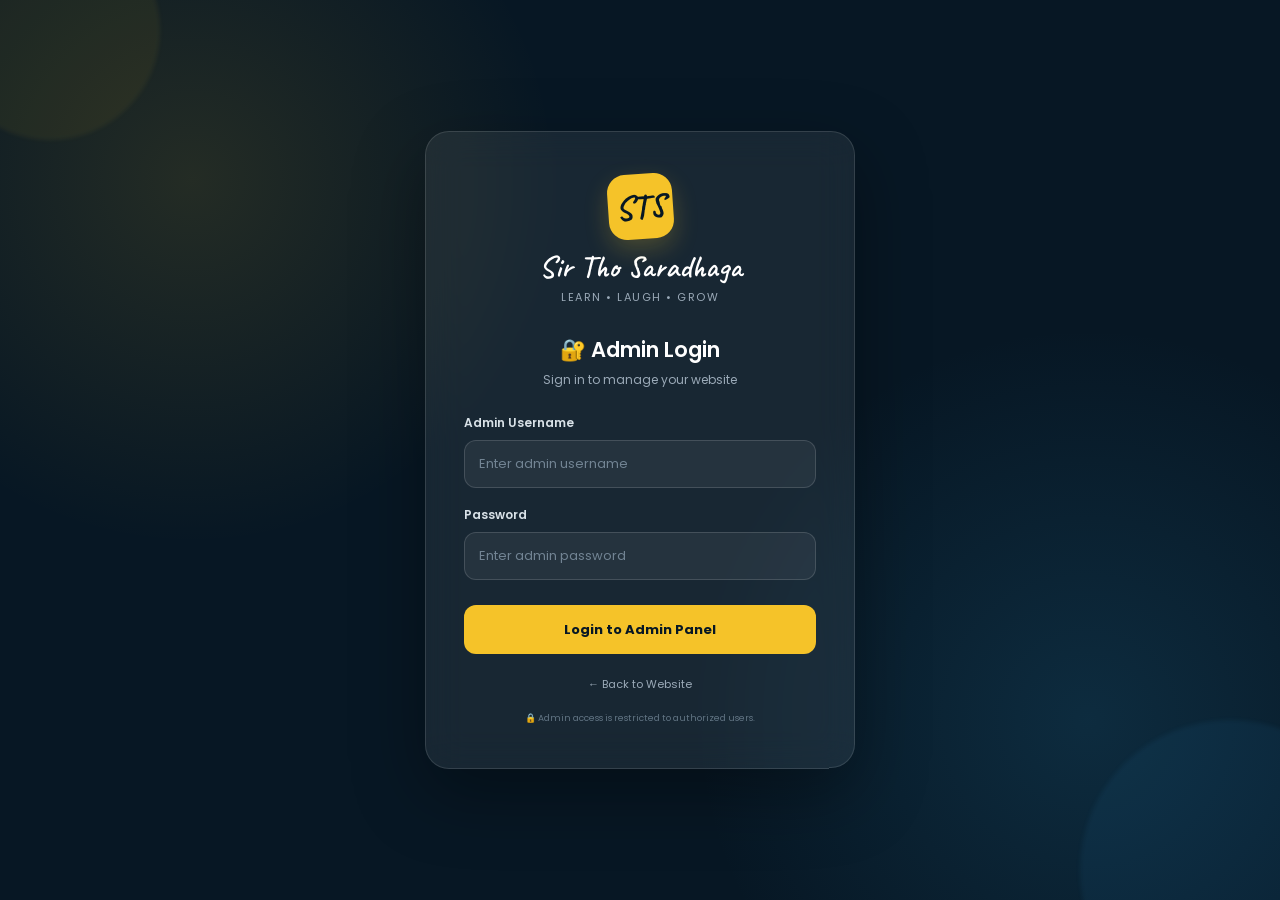
<file: admin/admin-dashboard.html>
<!DOCTYPE html>
<html lang="en">

<head>

    <meta charset="UTF-8">

    <meta
        name="viewport"
        content="width=device-width, initial-scale=1.0"
    >

    <title>Admin Dashboard | Sir Tho Saradhaga</title>

    <link rel="preconnect" href="https://fonts.googleapis.com">

    <link
        href="https://fonts.googleapis.com/css2?family=Caveat:wght@500;600;700&family=Poppins:wght@400;500;600;700&display=swap"
        rel="stylesheet"
    >

    <style>

        /* =========================================================
           RESET
        ========================================================= */

        * {
            margin: 0;
            padding: 0;
            box-sizing: border-box;
        }

        html {
            scroll-behavior: smooth;
        }

        body {
            font-family: "Poppins", sans-serif;
            background: #f4f7f8;
            color: #102238;
            min-height: 100vh;
            overflow-x: hidden;
        }


        /* =========================================================
           ANIMATED BACKGROUND
        ========================================================= */

        .dashboard-background {
            position: fixed;
            inset: 0;
            pointer-events: none;
            overflow: hidden;
            z-index: 0;
        }

        .bg-orb {
            position: absolute;
            border-radius: 50%;
            filter: blur(5px);
            opacity: 0.45;
            animation: floatingOrb 9s ease-in-out infinite;
        }

        .bg-orb.one {
            width: 260px;
            height: 260px;
            background: rgba(245, 195, 41, 0.12);
            top: -100px;
            right: 15%;
        }

        .bg-orb.two {
            width: 340px;
            height: 340px;
            background: rgba(14, 45, 66, 0.09);
            right: -130px;
            bottom: -130px;
            animation-delay: 2s;
        }

        .bg-orb.three {
            width: 180px;
            height: 180px;
            background: rgba(52, 152, 219, 0.08);
            left: 20%;
            bottom: 5%;
            animation-delay: 4s;
        }

        @keyframes floatingOrb {

            0%,
            100% {
                transform: translate3d(0, 0, 0);
            }

            50% {
                transform: translate3d(0, -22px, 0);
            }

        }


        /* =========================================================
           MAIN LAYOUT
        ========================================================= */

        .admin-layout {
            min-height: 100vh;
            display: flex;
            position: relative;
            z-index: 1;
        }


        /* =========================================================
           SIDEBAR
        ========================================================= */

        .admin-sidebar {

            width: 255px;
            min-height: 100vh;

            position: fixed;

            left: 0;
            top: 0;
            bottom: 0;

            background:
                linear-gradient(
                    180deg,
                    #071724 0%,
                    #0a2030 100%
                );

            padding: 24px 16px;

            z-index: 1000;

            box-shadow:
                8px 0 35px rgba(7, 23, 36, 0.10);

            transition:
                transform 0.35s ease;
        }


        /* =========================================================
           SIDEBAR LOGO
        ========================================================= */

        .sidebar-logo {

            display: flex;

            align-items: center;

            gap: 11px;

            padding:
                0 10px 25px;

            border-bottom:
                1px solid
                rgba(255, 255, 255, 0.08);
        }

        .sidebar-logo-mark {

            width: 44px;
            height: 44px;

            display: flex;

            align-items: center;
            justify-content: center;

            border-radius: 12px;

            background: #f5c329;

            color: #071724;

            font-family: "Caveat", cursive;

            font-size: 24px;

            font-weight: 700;

            transform:
                rotate(-4deg);

            box-shadow:
                0 8px 20px
                rgba(245, 195, 41, 0.18);

            animation:
                logoFloat 4s ease-in-out infinite;
        }

        @keyframes logoFloat {

            0%,
            100% {
                transform:
                    rotate(-4deg)
                    translateY(0);
            }

            50% {
                transform:
                    rotate(-4deg)
                    translateY(-3px);
            }

        }

        .sidebar-logo-text {

            display: flex;

            flex-direction: column;
        }

        .sidebar-logo-text strong {

            color: #ffffff;

            font-family: "Caveat", cursive;

            font-size: 22px;

            font-weight: 600;

            line-height: 1;
        }

        .sidebar-logo-text span {

            color: #8497a5;

            font-size: 7px;

            letter-spacing: 1.3px;

            margin-top: 3px;
        }


        /* =========================================================
           SIDEBAR LABEL
        ========================================================= */

        .admin-label {

            color: #f5c329;

            font-size: 9px;

            font-weight: 700;

            letter-spacing: 1.5px;

            padding:
                25px 12px 10px;
        }


        /* =========================================================
           SIDEBAR NAV
        ========================================================= */

        .admin-nav {

            display: flex;

            flex-direction: column;

            gap: 5px;
        }

        .admin-nav a {

            display: flex;

            align-items: center;

            gap: 12px;

            padding:
                13px 13px;

            border-radius: 11px;

            color: #a9b8c3;

            text-decoration: none;

            font-size: 12px;

            font-weight: 500;

            transition:
                all 0.25s ease;
        }

        .admin-nav a:hover {

            background:
                rgba(255, 255, 255, 0.06);

            color: #ffffff;

            transform:
                translateX(3px);
        }

        .admin-nav a.active {

            background:
                rgba(245, 195, 41, 0.13);

            color: #f5c329;

            font-weight: 700;
        }

        .nav-icon {

            width: 24px;

            text-align: center;

            font-size: 17px;
        }


        /* =========================================================
           SIDEBAR BOTTOM
        ========================================================= */

        .sidebar-bottom {

            position: absolute;

            left: 16px;
            right: 16px;

            bottom: 20px;
        }

        .website-link {

            display: flex;

            align-items: center;

            gap: 10px;

            padding:
                12px 13px;

            color: #8fa0ad;

            text-decoration: none;

            font-size: 11px;

            border-radius: 10px;

            transition:
                all 0.25s ease;
        }

        .website-link:hover {

            color: #f5c329;

            background:
                rgba(255, 255, 255, 0.05);
        }

        .admin-logout {

            width: 100%;

            margin-top: 5px;

            padding:
                12px 13px;

            border: none;

            border-radius: 10px;

            background:
                rgba(220, 53, 69, 0.08);

            color: #ff8994;

            font-family: "Poppins", sans-serif;

            font-size: 11px;

            text-align: left;

            cursor: pointer;

            transition:
                all 0.25s ease;
        }

        .admin-logout:hover {

            background:
                rgba(220, 53, 69, 0.15);

            color: #ffb0b8;
        }


        /* =========================================================
           MAIN AREA
        ========================================================= */

        .admin-main {

            width:
                calc(100% - 255px);

            margin-left: 255px;

            min-height: 100vh;

            padding:
                30px 34px 45px;
        }


        /* =========================================================
           TOP BAR
        ========================================================= */

        .admin-topbar {

            display: flex;

            align-items: center;

            justify-content: space-between;

            margin-bottom: 28px;
        }

        .admin-heading h1 {

            font-size: 28px;

            font-weight: 700;

            color: #102238;

            margin-bottom: 6px;
        }

        .admin-heading p {

            color: #71808c;

            font-size: 11px;
        }

        .admin-profile {

            display: flex;

            align-items: center;

            gap: 11px;

            background:
                rgba(255, 255, 255, 0.85);

            border:
                1px solid #e5ebee;

            border-radius: 14px;

            padding:
                8px 12px;

            box-shadow:
                0 7px 22px
                rgba(16, 34, 56, 0.05);
        }

        .admin-avatar {

            width: 41px;
            height: 41px;

            display: flex;

            align-items: center;
            justify-content: center;

            border-radius: 50%;

            background: #0e2d42;

            color: #f5c329;

            font-size: 17px;
        }

        .admin-profile-text {

            display: flex;

            flex-direction: column;
        }

        .admin-profile-text strong {

            font-size: 11px;

            color: #102238;
        }

        .admin-profile-text span {

            font-size: 9px;

            color: #82909b;

            margin-top: 2px;
        }


        /* =========================================================
           MOBILE MENU BUTTON
        ========================================================= */

        .mobile-menu-btn {

            display: none;

            border: none;

            background: #071724;

            color: #f5c329;

            width: 42px;
            height: 42px;

            border-radius: 11px;

            font-size: 20px;

            cursor: pointer;
        }


        /* =========================================================
           STATISTICS
        ========================================================= */

        .stats-grid {

            display: grid;

            grid-template-columns:
                repeat(4, minmax(0, 1fr));

            gap: 18px;

            margin-bottom: 24px;
        }

        .stat-card {

            background:
                rgba(255, 255, 255, 0.94);

            border:
                1px solid #e4eaed;

            border-radius: 17px;

            padding: 21px;

            display: flex;

            align-items: center;

            gap: 14px;

            box-shadow:
                0 8px 26px
                rgba(16, 34, 56, 0.055);

            transition:
                transform 0.3s ease,
                box-shadow 0.3s ease;
        }

        .stat-card:hover {

            transform:
                translateY(-5px);

            box-shadow:
                0 15px 32px
                rgba(16, 34, 56, 0.10);
        }

        .stat-icon {

            width: 49px;
            height: 49px;

            flex-shrink: 0;

            display: flex;

            align-items: center;
            justify-content: center;

            border-radius: 13px;

            font-size: 20px;
        }

        .stat-icon.yellow {
            background: #fff4c9;
        }

        .stat-icon.blue {
            background: #dff2fc;
        }

        .stat-icon.green {
            background: #e0f7eb;
        }

        .stat-icon.purple {
            background: #eee3fb;
        }

        .stat-info strong {

            display: block;

            color: #102238;

            font-size: 23px;

            line-height: 1;
        }

        .stat-info span {

            display: block;

            color: #71808c;

            font-size: 9px;

            margin-top: 7px;
        }


        /* =========================================================
           MAIN DASHBOARD GRID
        ========================================================= */

        .dashboard-grid {

            display: grid;

            grid-template-columns:
                minmax(350px, 0.9fr)
                minmax(430px, 1.3fr);

            gap: 22px;

            align-items: stretch;
        }


        /* =========================================================
           DASHBOARD CARD
        ========================================================= */

        .dashboard-card {

            background:
                rgba(255, 255, 255, 0.96);

            border:
                1px solid #e3e9ec;

            border-radius: 19px;

            padding: 25px;

            box-shadow:
                0 9px 28px
                rgba(16, 34, 56, 0.045);
        }

        .card-header {

            display: flex;

            align-items: center;

            justify-content: space-between;

            margin-bottom: 21px;

            padding-bottom: 14px;

            border-bottom:
                1px solid #edf1f3;
        }

        .card-header h2 {

            font-size: 16px;

            color: #102238;

            font-weight: 700;
        }

        .card-header span {

            font-size: 9px;

            color: #7e8b95;

            background: #f3f6f7;

            padding:
                6px 10px;

            border-radius: 20px;
        }


        /* =========================================================
           QUICK ACTIONS
        ========================================================= */

        .quick-actions {

            display: grid;

            grid-template-columns:
                repeat(2, minmax(0, 1fr));

            gap: 14px;
        }

        .quick-action {

            min-height: 100px;

            display: flex;

            align-items: center;

            gap: 13px;

            padding: 17px;

            background: #f7f9fa;

            border:
                1px solid #edf1f3;

            border-radius: 14px;

            color: #102238;

            text-decoration: none;

            transition:
                transform 0.3s ease,
                background 0.3s ease,
                box-shadow 0.3s ease,
                border-color 0.3s ease;
        }

        .quick-action:hover {

            background: #fffbea;

            border-color:
                rgba(245, 195, 41, 0.35);

            transform:
                translateY(-4px);

            box-shadow:
                0 10px 23px
                rgba(16, 34, 56, 0.07);
        }

        .quick-action-icon {

            width: 46px;
            height: 46px;

            flex-shrink: 0;

            display: flex;

            align-items: center;
            justify-content: center;

            border-radius: 12px;

            background: #0e2d42;

            color: #f5c329;

            font-size: 19px;

            transition:
                transform 0.3s ease;
        }

        .quick-action:hover
        .quick-action-icon {

            transform:
                rotate(-7deg)
                scale(1.08);
        }

        .quick-action-text {

            min-width: 0;
        }

        .quick-action strong {

            display: block;

            font-size: 11px;

            font-weight: 700;

            color: #102238;
        }

        .quick-action span {

            display: block;

            color: #7d8b95;

            font-size: 8px;

            line-height: 1.5;

            margin-top: 4px;
        }


        /* =========================================================
           RECENT ACTIVITY
        ========================================================= */

        .activity-list {

            display: flex;

            flex-direction: column;

            gap: 0;
        }

        .activity-item {

            min-height: 67px;

            display: flex;

            align-items: center;

            gap: 13px;

            padding:
                12px 7px;

            border-bottom:
                1px solid #edf0f2;

            transition:
                background 0.25s ease,
                transform 0.25s ease;
        }

        .activity-item:first-child {

            padding-top: 4px;
        }

        .activity-item:last-child {

            border-bottom: none;

            padding-bottom: 4px;
        }

        .activity-item:hover {

            background: #fafcfc;

            border-radius: 11px;

            transform:
                translateX(3px);
        }

        .activity-icon {

            width: 43px;
            height: 43px;

            flex-shrink: 0;

            display: flex;

            align-items: center;
            justify-content: center;

            background:
                #f0f5f7;

            border-radius: 12px;

            font-size: 17px;

            transition:
                transform 0.3s ease;
        }

        .activity-item:hover
        .activity-icon {

            transform:
                rotate(-7deg)
                scale(1.07);
        }

        .activity-info {

            min-width: 0;

            flex: 1;
        }

        .activity-info strong {

            display: block;

            color: #253748;

            font-size: 10px;

            font-weight: 700;
        }

        .activity-info span {

            display: block;

            color: #87949d;

            font-size: 8px;

            line-height: 1.5;

            margin-top: 4px;
        }

        .activity-time {

            flex-shrink: 0;

            color: #7e8b95;

            font-size: 7px;

            background: #f5f7f8;

            padding:
                5px 8px;

            border-radius: 20px;
        }


        /* =========================================================
           TABLET
        ========================================================= */

        @media (max-width: 1100px) {

            .stats-grid {

                grid-template-columns:
                    repeat(2, 1fr);
            }

            .dashboard-grid {

                grid-template-columns:
                    1fr;
            }

            .quick-actions {

                grid-template-columns:
                    repeat(4, 1fr);
            }

        }


        /* =========================================================
           MOBILE
        ========================================================= */

        @media (max-width: 700px) {

            .admin-sidebar {

                transform:
                    translateX(-100%);
            }

            .admin-sidebar.open {

                transform:
                    translateX(0);
            }

            .admin-main {

                width: 100%;

                margin-left: 0;

                padding:
                    18px 14px 30px;
            }

            .mobile-menu-btn {

                display: flex;

                align-items: center;

                justify-content: center;
            }

            .admin-topbar {

                display: grid;

                grid-template-columns:
                    auto 1fr auto;

                gap: 10px;

                align-items: center;

                margin-bottom: 21px;
            }

            .admin-heading h1 {

                font-size: 21px;
            }

            .admin-heading p {

                font-size: 8px;

                line-height: 1.5;
            }

            .admin-profile {

                padding: 5px;
            }

            .admin-avatar {

                width: 37px;
                height: 37px;

                font-size: 15px;
            }

            .admin-profile-text {

                display: none;
            }


            /* MOBILE STATS */

            .stats-grid {

                grid-template-columns:
                    repeat(2, minmax(0, 1fr));

                gap: 10px;

                margin-bottom: 17px;
            }

            .stat-card {

                padding:
                    15px 12px;

                gap: 10px;

                min-height: 78px;

                border-radius: 14px;
            }

            .stat-icon {

                width: 38px;
                height: 38px;

                border-radius: 10px;

                font-size: 15px;
            }

            .stat-info strong {

                font-size: 18px;
            }

            .stat-info span {

                font-size: 7px;

                margin-top: 5px;
            }


            /* MOBILE CONTENT */

            .dashboard-grid {

                grid-template-columns:
                    1fr;

                gap: 15px;
            }

            .dashboard-card {

                padding: 17px;

                border-radius: 16px;
            }

            .card-header {

                margin-bottom: 17px;
            }

            .card-header h2 {

                font-size: 14px;
            }

            .card-header span {

                font-size: 7px;

                padding:
                    5px 8px;
            }


            /* MOBILE QUICK ACTIONS */

            .quick-actions {

                grid-template-columns:
                    repeat(2, minmax(0, 1fr));

                gap: 10px;
            }

            .quick-action {

                min-height: 100px;

                padding:
                    13px 11px;

                gap: 9px;

                border-radius: 12px;

                align-items: center;
            }

            .quick-action-icon {

                width: 39px;
                height: 39px;

                border-radius: 10px;

                font-size: 16px;
            }

            .quick-action strong {

                font-size: 9px;
            }

            .quick-action span {

                font-size: 7px;

                line-height: 1.4;
            }


            /* MOBILE ACTIVITY */

            .activity-item {

                min-height: 65px;

                padding:
                    11px 4px;

                gap: 10px;
            }

            .activity-icon {

                width: 39px;
                height: 39px;

                border-radius: 10px;

                font-size: 15px;
            }

            .activity-info strong {

                font-size: 9px;
            }

            .activity-info span {

                font-size: 7px;

                margin-top: 3px;
            }

            .activity-time {

                font-size: 6px;

                padding:
                    4px 6px;
            }

        }


        /* =========================================================
           SMALL MOBILE
        ========================================================= */

        @media (max-width: 430px) {

            .admin-main {

                padding-left: 11px;

                padding-right: 11px;
            }

            .admin-heading h1 {

                font-size: 19px;
            }

            .admin-heading p {

                font-size: 7px;
            }

            .stats-grid {

                gap: 8px;
            }

            .stat-card {

                padding:
                    13px 10px;
            }

            .stat-icon {

                width: 35px;
                height: 35px;

                font-size: 14px;
            }

            .stat-info strong {

                font-size: 16px;
            }

            .stat-info span {

                font-size: 6.5px;
            }

            .quick-actions {

                grid-template-columns:
                    1fr 1fr;
            }

            .quick-action {

                min-height: 94px;

                padding:
                    11px 9px;
            }

            .quick-action-icon {

                width: 35px;
                height: 35px;

                font-size: 14px;
            }

            .quick-action strong {

                font-size: 8px;
            }

            .quick-action span {

                font-size: 6.5px;
            }

            .activity-time {

                display: none;
            }

        }

    </style>

</head>


<body>


    <!-- =========================================================
         ANIMATED BACKGROUND
    ========================================================= -->

    <div class="dashboard-background">

        <div class="bg-orb one"></div>

        <div class="bg-orb two"></div>

        <div class="bg-orb three"></div>

    </div>



    <!-- =========================================================
         ADMIN LAYOUT
    ========================================================= -->

    <div class="admin-layout">


        <!-- =====================================================
             SIDEBAR
        ===================================================== -->

        <aside
            class="admin-sidebar"
            id="adminSidebar"
        >


            <!-- LOGO -->

            <div class="sidebar-logo">

                <div class="sidebar-logo-mark">
                    STS
                </div>

                <div class="sidebar-logo-text">

                    <strong>
                        Sir Tho Saradhaga
                    </strong>

                    <span>
                        ADMIN PANEL
                    </span>

                </div>

            </div>


            <!-- LABEL -->

            <div class="admin-label">
                MANAGEMENT
            </div>


            <!-- NAVIGATION -->

            <nav class="admin-nav">

                <a
                    href="admin-dashboard.html"
                    class="active"
                >

                    <span class="nav-icon">
                        📊
                    </span>

                    Dashboard

                </a>


                <a href="admin-videos.html">

                    <span class="nav-icon">
                        🎥
                    </span>

                    Videos

                </a>


                <a href="admin-notes.html">

                    <span class="nav-icon">
                        📖
                    </span>

                    Notes

                </a>


                <a href="#">

                    <span class="nav-icon">
                        🧠
                    </span>

                    Quizzes

                </a>


                <a href="#">

                    <span class="nav-icon">
                        ❓
                    </span>

                    Questions

                </a>


                <a href="#">

                    <span class="nav-icon">
                        👨‍🎓
                    </span>

                    Students

                </a>


                <a href="#">

                    <span class="nav-icon">
                        ⚙️
                    </span>

                    Settings

                </a>

            </nav>


            <!-- SIDEBAR BOTTOM -->

            <div class="sidebar-bottom">

                <a
                    href="index.html"
                    class="website-link"
                >

                    🌐
                    View Website

                </a>


                <button
                    type="button"
                    class="admin-logout"
                    id="adminLogout"
                >

                    🚪
                    Logout

                </button>

            </div>

        </aside>



        <!-- =====================================================
             MAIN CONTENT
        ===================================================== -->

        <main class="admin-main">


            <!-- TOP BAR -->

            <div class="admin-topbar">


                <!-- MOBILE MENU -->

                <button
                    type="button"
                    class="mobile-menu-btn"
                    id="mobileMenuBtn"
                >
                    ☰
                </button>


                <!-- HEADING -->

                <div class="admin-heading">

                    <h1>
                        Dashboard
                    </h1>

                    <p>
                        Welcome back, Admin. Here's what's happening.
                    </p>

                </div>


                <!-- ADMIN PROFILE -->

                <div class="admin-profile">

                    <div class="admin-avatar">
                        👤
                    </div>

                    <div class="admin-profile-text">

                        <strong>
                            Administrator
                        </strong>

                        <span>
                            Website Admin
                        </span>

                    </div>

                </div>

            </div>



            <!-- =================================================
                 STATISTICS
            ================================================= -->

            <div class="stats-grid">


                <!-- STUDENTS -->

                <div class="stat-card">

                    <div class="stat-icon yellow">
                        👨‍🎓
                    </div>

                    <div class="stat-info">

                        <strong id="studentCount">
                            0
                        </strong>

                        <span>
                            Total Students
                        </span>

                    </div>

                </div>


                <!-- VIDEOS -->

                <div class="stat-card">

                    <div class="stat-icon blue">
                        🎥
                    </div>

                    <div class="stat-info">

                        <strong>
                            5
                        </strong>

                        <span>
                            Videos
                        </span>

                    </div>

                </div>


                <!-- SUBJECTS -->

                <div class="stat-card">

                    <div class="stat-icon green">
                        📖
                    </div>

                    <div class="stat-info">

                        <strong>
                            8
                        </strong>

                        <span>
                            Subjects
                        </span>

                    </div>

                </div>


                <!-- QUIZ QUESTIONS -->

                <div class="stat-card">

                    <div class="stat-icon purple">
                        🧠
                    </div>

                    <div class="stat-info">

                        <strong>
                            60
                        </strong>

                        <span>
                            Quiz Questions
                        </span>

                    </div>

                </div>


            </div>



            <!-- =================================================
                 DASHBOARD CONTENT
            ================================================= -->

            <div class="dashboard-grid">


                <!-- =================================================
                     QUICK ACTIONS
                ================================================= -->

                <div class="dashboard-card">


                    <div class="card-header">

                        <h2>
                            Quick Actions
                        </h2>

                        <span>
                            Manage Content
                        </span>

                    </div>


                    <div class="quick-actions">


                        <!-- ADD VIDEO -->

                        <a
                            href="admin-videos.html"
                            class="quick-action"
                        >

                            <div class="quick-action-icon">
                                🎥
                            </div>

                            <div class="quick-action-text">

                                <strong>
                                    Add Video
                                </strong>

                                <span>
                                    Add a YouTube video
                                </span>

                            </div>

                        </a>


                        <!-- ADD NOTES -->

                        <a
                            href="admin-notes.html"
                            class="quick-action"
                        >

                            <div class="quick-action-icon">
                                📖
                            </div>

                            <div class="quick-action-text">

                                <strong>
                                    Add Notes
                                </strong>

                                <span>
                                    Upload study material
                                </span>

                            </div>

                        </a>


                        <!-- ADD QUIZ -->

                        <a
                            href="#"
                            class="quick-action"
                        >

                            <div class="quick-action-icon">
                                🧠
                            </div>

                            <div class="quick-action-text">

                                <strong>
                                    Add Quiz
                                </strong>

                                <span>
                                    Create questions
                                </span>

                            </div>

                        </a>


                        <!-- MANAGE SUBJECTS -->

                        <a
                            href="#"
                            class="quick-action"
                        >

                            <div class="quick-action-icon">
                                📚
                            </div>

                            <div class="quick-action-text">

                                <strong>
                                    Manage Subjects
                                </strong>

                                <span>
                                    Add or edit subjects
                                </span>

                            </div>

                        </a>


                    </div>

                </div>



                <!-- =================================================
                     RECENT ACTIVITY
                ================================================= -->

                <div class="dashboard-card">


                    <div class="card-header">

                        <h2>
                            Recent Activity
                        </h2>

                        <span>
                            Latest Updates
                        </span>

                    </div>


                    <div class="activity-list">


                        <!-- ACTIVITY 1 -->

                        <div class="activity-item">

                            <div class="activity-icon">
                                🎥
                            </div>

                            <div class="activity-info">

                                <strong>
                                    Videos section is ready
                                </strong>

                                <span>
                                    YouTube content management
                                </span>

                            </div>

                            <div class="activity-time">
                                Today
                            </div>

                        </div>


                        <!-- ACTIVITY 2 -->

                        <div class="activity-item">

                            <div class="activity-icon">
                                📖
                            </div>

                            <div class="activity-info">

                                <strong>
                                    Biology notes available
                                </strong>

                                <span>
                                    Study material is available
                                </span>

                            </div>

                            <div class="activity-time">
                                Today
                            </div>

                        </div>


                        <!-- ACTIVITY 3 -->

                        <div class="activity-item">

                            <div class="activity-icon">
                                🧠
                            </div>

                            <div class="activity-info">

                                <strong>
                                    Quiz section is active
                                </strong>

                                <span>
                                    60 quiz questions available
                                </span>

                            </div>

                            <div class="activity-time">
                                Today
                            </div>

                        </div>


                        <!-- ACTIVITY 4 -->

                        <div class="activity-item">

                            <div class="activity-icon">
                                🌐
                            </div>

                            <div class="activity-info">

                                <strong>
                                    Website is live
                                </strong>

                                <span>
                                    Student portal is available
                                </span>

                            </div>

                            <div class="activity-time">
                                Active
                            </div>

                        </div>


                        <!-- ACTIVITY 5 -->

                        <div class="activity-item">

                            <div class="activity-icon">
                                👨‍🎓
                            </div>

                            <div class="activity-info">

                                <strong>
                                    Student registration system
                                </strong>

                                <span>
                                    Student login and profile system
                                </span>

                            </div>

                            <div class="activity-time">
                                Active
                            </div>

                        </div>


                        <!-- ACTIVITY 6 -->

                        <div class="activity-item">

                            <div class="activity-icon">
                                🔐
                            </div>

                            <div class="activity-info">

                                <strong>
                                    Admin access enabled
                                </strong>

                                <span>
                                    Admin dashboard is protected
                                </span>

                            </div>

                            <div class="activity-time">
                                Active
                            </div>

                        </div>


                    </div>

                </div>


            </div>


        </main>

    </div>



    <!-- =========================================================
         JAVASCRIPT
    ========================================================= -->

    <script>


        /* =====================================================
           ADMIN ACCESS PROTECTION
        ===================================================== */

        const adminLoggedIn =
            localStorage.getItem(
                "sirThoAdminLoggedIn"
            );


        if (
            adminLoggedIn !== "true"
        ) {

            window.location.href =
                "admin-login.html";

        }



        /* =====================================================
           ADMIN LOGOUT
        ===================================================== */

        const adminLogout =
            document.getElementById(
                "adminLogout"
            );


        if (adminLogout) {

            adminLogout.addEventListener(
                "click",
                function () {


                    const confirmLogout =
                        confirm(
                            "Do you want to logout from the Admin Panel?"
                        );


                    if (confirmLogout) {

                        localStorage.removeItem(
                            "sirThoAdminLoggedIn"
                        );


                        window.location.href =
                            "admin-login.html";

                    }

                }
            );

        }



        /* =====================================================
           MOBILE SIDEBAR
        ===================================================== */

        const mobileMenuBtn =
            document.getElementById(
                "mobileMenuBtn"
            );


        const adminSidebar =
            document.getElementById(
                "adminSidebar"
            );


        if (
            mobileMenuBtn &&
            adminSidebar
        ) {

            mobileMenuBtn.addEventListener(
                "click",
                function () {

                    adminSidebar.classList.toggle(
                        "open"
                    );

                }
            );

        }



        /* =====================================================
           STUDENT COUNT
        ===================================================== */

        const studentCount =
            document.getElementById(
                "studentCount"
            );


        try {

            const savedUser =
                JSON.parse(
                    localStorage.getItem(
                        "sirThoUser"
                    )
                );


            if (
                savedUser &&
                savedUser.name
            ) {

                studentCount.textContent =
                    "1";

            }

            else {

                studentCount.textContent =
                    "0";

            }

        }

        catch (error) {

            studentCount.textContent =
                "0";

        }

    </script>


</body>

</html>
</file>
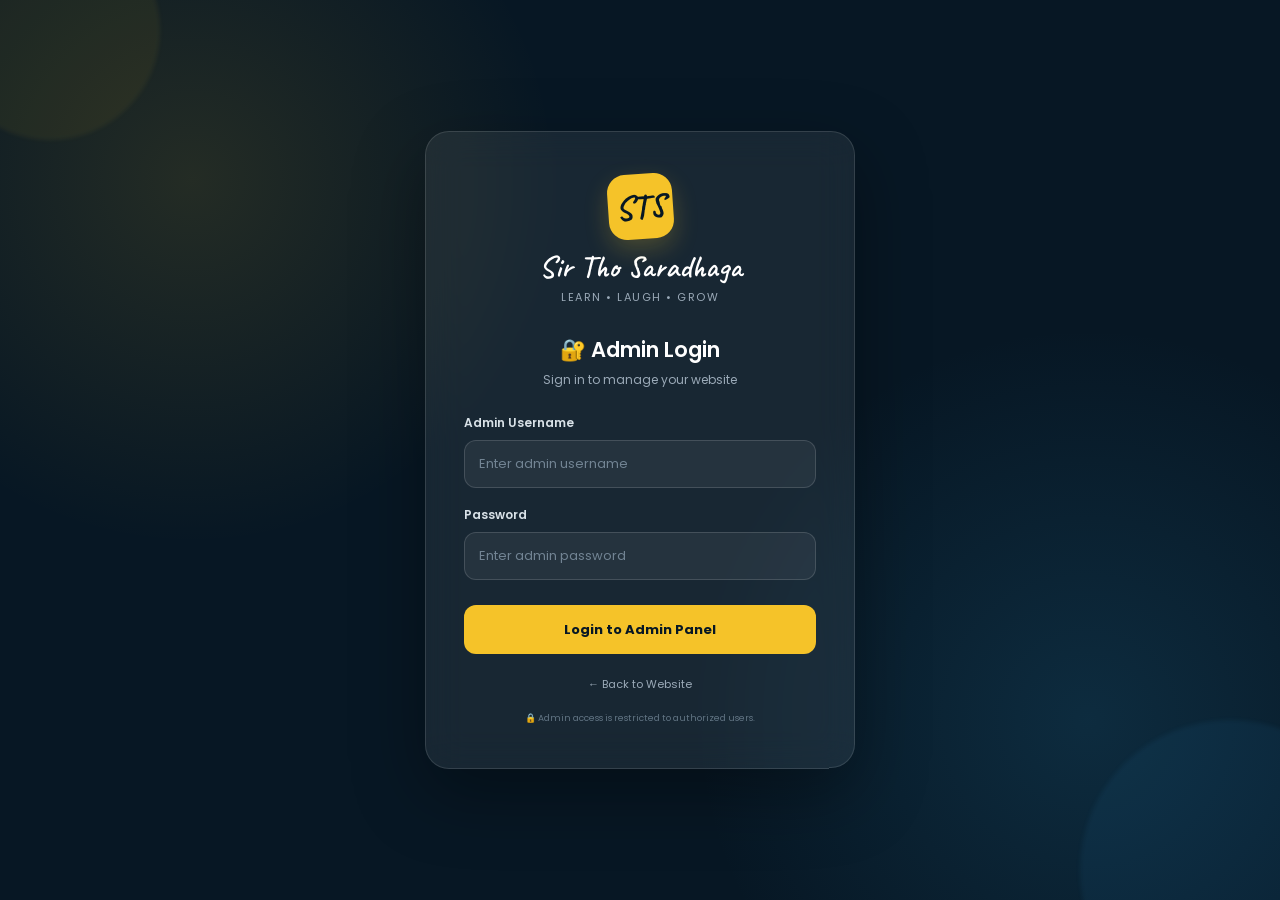
<file: admin/admin-login.html>
<!DOCTYPE html>
<html lang="en">
<head>
    <meta charset="UTF-8">
    <meta name="viewport" content="width=device-width, initial-scale=1.0">

    <title>Admin Login | Sir Tho Saradhaga</title>

    <link rel="preconnect" href="https://fonts.googleapis.com">
    <link rel="preconnect" href="https://fonts.gstatic.com" crossorigin>

    <link
        href="https://fonts.googleapis.com/css2?family=Caveat:wght@500;600;700&family=Poppins:wght@400;500;600;700&display=swap"
        rel="stylesheet"
    >

    <style>

        * {
            margin: 0;
            padding: 0;
            box-sizing: border-box;
        }

        body {
            min-height: 100vh;
            font-family: "Poppins", sans-serif;
            background:
                radial-gradient(
                    circle at 15% 20%,
                    rgba(245, 195, 41, 0.12),
                    transparent 28%
                ),
                radial-gradient(
                    circle at 85% 80%,
                    rgba(38, 126, 170, 0.20),
                    transparent 30%
                ),
                #071724;

            display: flex;
            align-items: center;
            justify-content: center;

            padding: 20px;
            overflow: hidden;
        }


        /* =================================================
           BACKGROUND CIRCLES
        ================================================= */

        .bg-circle {
            position: fixed;
            border-radius: 50%;
            pointer-events: none;
            filter: blur(2px);
            animation: floatCircle 6s ease-in-out infinite;
        }

        .circle-one {
            width: 220px;
            height: 220px;
            background: rgba(245, 195, 41, 0.06);
            top: -80px;
            left: -60px;
        }

        .circle-two {
            width: 300px;
            height: 300px;
            background: rgba(52, 152, 219, 0.07);
            right: -100px;
            bottom: -120px;
            animation-delay: 1.5s;
        }

        @keyframes floatCircle {

            0%,
            100% {
                transform: translateY(0);
            }

            50% {
                transform: translateY(-18px);
            }

        }


        /* =================================================
           LOGIN CARD
        ================================================= */

        .admin-card {

            width: 100%;
            max-width: 430px;

            padding: 42px 38px;

            background: rgba(255, 255, 255, 0.07);

            border: 1px solid rgba(255, 255, 255, 0.12);

            border-radius: 24px;

            backdrop-filter: blur(18px);
            -webkit-backdrop-filter: blur(18px);

            box-shadow:
                0 25px 70px rgba(0, 0, 0, 0.35);

            position: relative;
            z-index: 2;

            animation: cardIn 0.7s ease;
        }

        @keyframes cardIn {

            from {
                opacity: 0;
                transform: translateY(30px) scale(0.97);
            }

            to {
                opacity: 1;
                transform: translateY(0) scale(1);
            }

        }


        /* =================================================
           LOGO
        ================================================= */

        .admin-logo {
            text-align: center;
            margin-bottom: 28px;
        }

        .admin-logo-mark {

            width: 65px;
            height: 65px;

            margin: 0 auto 12px;

            display: flex;
            align-items: center;
            justify-content: center;

            border-radius: 18px;

            background: #f5c329;

            color: #071724;

            font-family: "Caveat", cursive;
            font-size: 34px;
            font-weight: 700;

            transform: rotate(-4deg);

            box-shadow:
                0 10px 25px rgba(245, 195, 41, 0.22);
        }

        .admin-logo h1 {

            color: #ffffff;

            font-family: "Caveat", cursive;

            font-size: 31px;
            font-weight: 600;

            line-height: 1;
        }

        .admin-logo p {

            color: #9baab8;

            font-size: 11px;

            letter-spacing: 1.5px;

            margin-top: 7px;
        }


        /* =================================================
           TITLE
        ================================================= */

        .admin-title {

            text-align: center;

            margin-bottom: 25px;
        }

        .admin-title h2 {

            color: #ffffff;

            font-size: 21px;

            font-weight: 600;

            margin-bottom: 6px;
        }

        .admin-title p {

            color: #9baab8;

            font-size: 12px;
        }


        /* =================================================
           FORM
        ================================================= */

        .form-group {
            margin-bottom: 18px;
        }

        .form-group label {

            display: block;

            color: #d9e2e8;

            font-size: 12px;

            font-weight: 600;

            margin-bottom: 8px;
        }

        .form-group input {

            width: 100%;

            height: 48px;

            border: 1px solid rgba(255, 255, 255, 0.14);

            border-radius: 12px;

            background: rgba(255, 255, 255, 0.06);

            color: #ffffff;

            padding: 0 14px;

            font-family: "Poppins", sans-serif;

            font-size: 13px;

            outline: none;

            transition: all 0.25s ease;
        }

        .form-group input::placeholder {
            color: #728493;
        }

        .form-group input:focus {

            border-color: #f5c329;

            background: rgba(255, 255, 255, 0.09);

            box-shadow:
                0 0 0 3px rgba(245, 195, 41, 0.08);
        }


        /* =================================================
           LOGIN BUTTON
        ================================================= */

        .admin-login-btn {

            width: 100%;

            height: 49px;

            border: none;

            border-radius: 12px;

            background: #f5c329;

            color: #071724;

            font-family: "Poppins", sans-serif;

            font-size: 13px;

            font-weight: 700;

            cursor: pointer;

            margin-top: 7px;

            transition: all 0.25s ease;
        }

        .admin-login-btn:hover {

            transform: translateY(-2px);

            box-shadow:
                0 10px 25px rgba(245, 195, 41, 0.22);
        }

        .admin-login-btn:active {
            transform: translateY(0);
        }


        /* =================================================
           ERROR MESSAGE
        ================================================= */

        .error-message {

            display: none;

            margin-top: 15px;

            padding: 10px 12px;

            border-radius: 10px;

            background: rgba(220, 53, 69, 0.12);

            border: 1px solid rgba(220, 53, 69, 0.25);

            color: #ff9da7;

            font-size: 11px;

            text-align: center;
        }


        /* =================================================
           BACK TO WEBSITE
        ================================================= */

        .back-home {

            display: block;

            text-align: center;

            margin-top: 22px;

            color: #9baab8;

            text-decoration: none;

            font-size: 11px;

            transition: color 0.25s ease;
        }

        .back-home:hover {
            color: #f5c329;
        }


        /* =================================================
           SECURITY NOTE
        ================================================= */

        .security-note {

            text-align: center;

            color: #627584;

            font-size: 9px;

            margin-top: 18px;

            line-height: 1.6;
        }


        /* =================================================
           MOBILE
        ================================================= */

        @media (max-width: 500px) {

            body {
                padding: 15px;
            }

            .admin-card {

                padding: 32px 23px;

                border-radius: 20px;
            }

            .admin-logo h1 {
                font-size: 28px;
            }

            .admin-title h2 {
                font-size: 19px;
            }

        }

    </style>
</head>


<body>

    <div class="bg-circle circle-one"></div>
    <div class="bg-circle circle-two"></div>


    <div class="admin-card">

        <!-- LOGO -->

        <div class="admin-logo">

            <div class="admin-logo-mark">
                STS
            </div>

            <h1>
                Sir Tho Saradhaga
            </h1>

            <p>
                LEARN • LAUGH • GROW
            </p>

        </div>


        <!-- TITLE -->

        <div class="admin-title">

            <h2>
                🔐 Admin Login
            </h2>

            <p>
                Sign in to manage your website
            </p>

        </div>


        <!-- FORM -->

        <form id="adminLoginForm">

            <div class="form-group">

                <label for="adminUsername">
                    Admin Username
                </label>

                <input
                    type="text"
                    id="adminUsername"
                    placeholder="Enter admin username"
                    required
                >

            </div>


            <div class="form-group">

                <label for="adminPassword">
                    Password
                </label>

                <input
                    type="password"
                    id="adminPassword"
                    placeholder="Enter admin password"
                    required
                >

            </div>


            <button
                type="submit"
                class="admin-login-btn">
                Login to Admin Panel
            </button>


            <div
                class="error-message"
                id="adminError">
                Invalid admin username or password.
            </div>

        </form>


        <!-- BACK -->

        <a
            href="index.html"
            class="back-home">
            ← Back to Website
        </a>


        <div class="security-note">
            🔒 Admin access is restricted to authorized users.
        </div>

    </div>


    <script>

        /* =================================================
           TEMPORARY ADMIN LOGIN
           
           This is only for frontend development.
           We will replace this with real backend
           authentication later.
        ================================================= */

        const ADMIN_USERNAME = "admin";
        const ADMIN_PASSWORD = "admin123";


        const adminForm =
            document.getElementById(
                "adminLoginForm"
            );


        const adminError =
            document.getElementById(
                "adminError"
            );


        adminForm.addEventListener(
            "submit",
            function (event) {

                event.preventDefault();


                const username =
                    document.getElementById(
                        "adminUsername"
                    ).value.trim();


                const password =
                    document.getElementById(
                        "adminPassword"
                    ).value;


                if (
                    username === ADMIN_USERNAME &&
                    password === ADMIN_PASSWORD
                ) {

                    localStorage.setItem(
                        "sirThoAdminLoggedIn",
                        "true"
                    );

                    window.location.href =
                        "admin-dashboard.html";

                }

                else {

                    adminError.style.display =
                        "block";

                }

            }
        );

    </script>

</body>
</html>
</file>
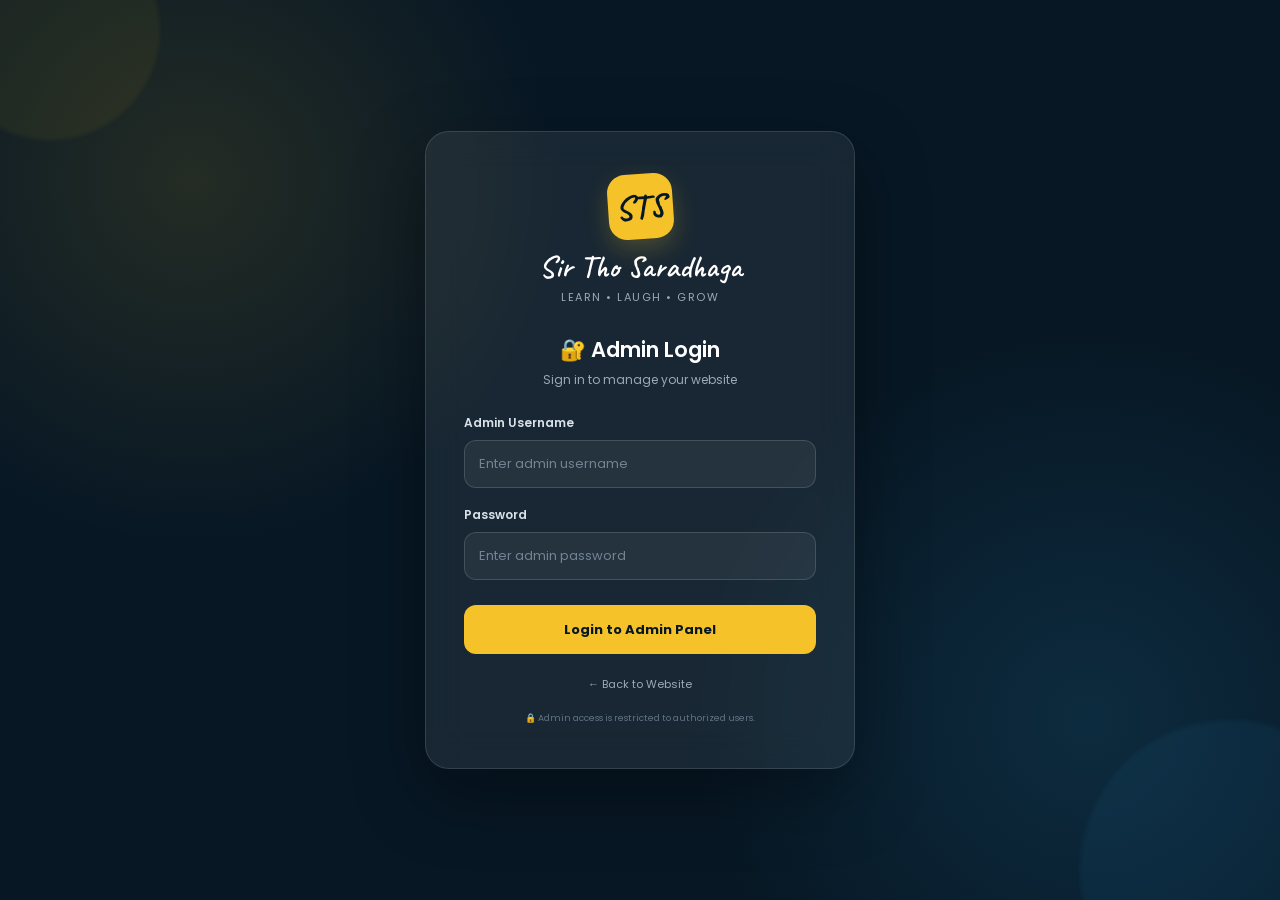
<file: admin/admin-notes.html>
<!DOCTYPE html>
<html lang="en">

<head>

    <meta charset="UTF-8">

    <meta
        name="viewport"
        content="width=device-width, initial-scale=1.0">

    <title>Manage Notes | Sir Tho Saradhaga</title>

    <link
        rel="preconnect"
        href="https://fonts.googleapis.com">

    <link
        href="https://fonts.googleapis.com/css2?family=Caveat:wght@500;600;700&family=Poppins:wght@400;500;600;700&display=swap"
        rel="stylesheet">

    <style>

        /* =====================================================
           RESET
        ===================================================== */

        * {
            margin: 0;
            padding: 0;
            box-sizing: border-box;
        }

        html {
            scroll-behavior: smooth;
        }

        body {
            font-family: "Poppins", sans-serif;
            background: #f4f7f8;
            color: #102238;
            min-height: 100vh;
            overflow-x: hidden;
        }


        /* =====================================================
           BACKGROUND
        ===================================================== */

        .background {
            position: fixed;
            inset: 0;
            pointer-events: none;
            overflow: hidden;
            z-index: 0;
        }

        .orb {
            position: absolute;
            border-radius: 50%;
            filter: blur(5px);
            opacity: .45;
            animation: floatOrb 9s ease-in-out infinite;
        }

        .orb.one {
            width: 260px;
            height: 260px;
            background: rgba(245, 195, 41, .12);
            top: -100px;
            right: 15%;
        }

        .orb.two {
            width: 340px;
            height: 340px;
            background: rgba(14, 45, 66, .09);
            right: -130px;
            bottom: -130px;
            animation-delay: 2s;
        }

        .orb.three {
            width: 180px;
            height: 180px;
            background: rgba(52, 152, 219, .08);
            left: 20%;
            bottom: 5%;
            animation-delay: 4s;
        }

        @keyframes floatOrb {

            0%,
            100% {
                transform: translateY(0);
            }

            50% {
                transform: translateY(-22px);
            }
        }


        /* =====================================================
           LAYOUT
        ===================================================== */

        .admin-layout {
            min-height: 100vh;
            display: flex;
            position: relative;
            z-index: 1;
        }


        /* =====================================================
           SIDEBAR
        ===================================================== */

        .admin-sidebar {
            width: 255px;
            min-height: 100vh;

            position: fixed;
            left: 0;
            top: 0;
            bottom: 0;

            background:
                linear-gradient(
                    180deg,
                    #071724 0%,
                    #0a2030 100%
                );

            padding: 24px 16px;

            z-index: 1000;

            box-shadow:
                8px 0 35px rgba(7, 23, 36, .10);

            transition: transform .35s ease;
        }

        .sidebar-logo {
            display: flex;
            align-items: center;
            gap: 11px;

            padding: 0 10px 25px;

            border-bottom:
                1px solid rgba(255, 255, 255, .08);
        }

        .sidebar-logo-mark {
            width: 44px;
            height: 44px;

            display: flex;
            align-items: center;
            justify-content: center;

            border-radius: 12px;

            background: #f5c329;
            color: #071724;

            font-family: "Caveat", cursive;
            font-size: 24px;
            font-weight: 700;

            transform: rotate(-4deg);

            box-shadow:
                0 8px 20px rgba(245, 195, 41, .18);

            animation:
                logoFloat 4s ease-in-out infinite;
        }

        @keyframes logoFloat {

            0%,
            100% {
                transform:
                    rotate(-4deg)
                    translateY(0);
            }

            50% {
                transform:
                    rotate(-4deg)
                    translateY(-3px);
            }
        }

        .sidebar-logo-text {
            display: flex;
            flex-direction: column;
        }

        .sidebar-logo-text strong {
            color: #ffffff;
            font-family: "Caveat", cursive;
            font-size: 22px;
            font-weight: 600;
            line-height: 1;
        }

        .sidebar-logo-text span {
            color: #8497a5;
            font-size: 7px;
            letter-spacing: 1.3px;
            margin-top: 3px;
        }

        .admin-label {
            color: #f5c329;
            font-size: 9px;
            font-weight: 700;
            letter-spacing: 1.5px;

            padding:
                25px 12px 10px;
        }

        .admin-nav {
            display: flex;
            flex-direction: column;
            gap: 5px;
        }

        .admin-nav a {
            display: flex;
            align-items: center;
            gap: 12px;

            padding: 13px;

            border-radius: 11px;

            color: #a9b8c3;
            text-decoration: none;

            font-size: 12px;
            font-weight: 500;

            transition: all .25s ease;
        }

        .admin-nav a:hover {
            background:
                rgba(255, 255, 255, .06);

            color: #ffffff;

            transform:
                translateX(3px);
        }

        .admin-nav a.active {
            background:
                rgba(245, 195, 41, .13);

            color: #f5c329;

            font-weight: 700;
        }

        .nav-icon {
            width: 24px;
            text-align: center;
            font-size: 17px;
        }

        .sidebar-bottom {
            position: absolute;
            left: 16px;
            right: 16px;
            bottom: 20px;
        }

        .website-link {
            display: flex;
            align-items: center;
            gap: 10px;

            padding: 12px 13px;

            color: #8fa0ad;
            text-decoration: none;

            font-size: 11px;

            border-radius: 10px;

            transition: all .25s ease;
        }

        .website-link:hover {
            color: #f5c329;
            background:
                rgba(255, 255, 255, .05);
        }

        .admin-logout {
            width: 100%;

            margin-top: 5px;

            padding: 12px 13px;

            border: none;
            border-radius: 10px;

            background:
                rgba(220, 53, 69, .08);

            color: #ff8994;

            font-family: "Poppins", sans-serif;
            font-size: 11px;

            text-align: left;

            cursor: pointer;

            transition: all .25s ease;
        }

        .admin-logout:hover {
            background:
                rgba(220, 53, 69, .15);

            color: #ffb0b8;
        }


        /* =====================================================
           MAIN
        ===================================================== */

        .admin-main {
            width: calc(100% - 255px);

            margin-left: 255px;

            min-height: 100vh;

            padding:
                30px 34px 45px;
        }


        /* =====================================================
           TOP BAR
        ===================================================== */

        .admin-topbar {
            display: flex;
            align-items: center;
            justify-content: space-between;

            margin-bottom: 25px;
        }

        .admin-heading h1 {
            font-size: 28px;
            font-weight: 700;

            color: #102238;

            margin-bottom: 6px;
        }

        .admin-heading p {
            color: #71808c;
            font-size: 11px;
        }

        .admin-profile {
            display: flex;
            align-items: center;
            gap: 11px;

            background:
                rgba(255, 255, 255, .85);

            border:
                1px solid #e5ebee;

            border-radius: 14px;

            padding: 8px 12px;

            box-shadow:
                0 7px 22px
                rgba(16, 34, 56, .05);
        }

        .admin-avatar {
            width: 41px;
            height: 41px;

            display: flex;
            align-items: center;
            justify-content: center;

            border-radius: 50%;

            background: #0e2d42;
            color: #f5c329;

            font-size: 17px;
        }

        .admin-profile-text {
            display: flex;
            flex-direction: column;
        }

        .admin-profile-text strong {
            font-size: 11px;
            color: #102238;
        }

        .admin-profile-text span {
            font-size: 9px;
            color: #82909b;

            margin-top: 2px;
        }

        .mobile-menu-btn {
            display: none;

            border: none;

            background: #071724;
            color: #f5c329;

            width: 42px;
            height: 42px;

            border-radius: 11px;

            font-size: 20px;

            cursor: pointer;
        }


        /* =====================================================
           TOOLBAR
        ===================================================== */

        .notes-toolbar {
            display: flex;
            align-items: center;
            justify-content: space-between;

            gap: 15px;

            margin-bottom: 22px;
        }

        .search-box {
            position: relative;

            flex: 1;

            max-width: 420px;
        }

        .search-box input {
            width: 100%;

            padding:
                13px 18px 13px 43px;

            border:
                1px solid #e1e8eb;

            border-radius: 13px;

            background:
                rgba(255, 255, 255, .95);

            color: #102238;

            font-family:
                "Poppins", sans-serif;

            font-size: 11px;

            outline: none;

            transition: all .25s ease;
        }

        .search-box input:focus {
            border-color: #f5c329;

            box-shadow:
                0 0 0 4px
                rgba(245, 195, 41, .10);
        }

        .search-icon {
            position: absolute;

            left: 16px;
            top: 50%;

            transform: translateY(-50%);

            font-size: 15px;
        }

        .add-note-btn {
            border: none;

            background: #0e2d42;
            color: #f5c329;

            padding:
                13px 20px;

            border-radius: 13px;

            font-family:
                "Poppins", sans-serif;

            font-size: 11px;
            font-weight: 700;

            cursor: pointer;

            box-shadow:
                0 8px 20px
                rgba(14, 45, 66, .15);

            transition: all .25s ease;
        }

        .add-note-btn:hover {
            transform:
                translateY(-3px);

            box-shadow:
                0 12px 25px
                rgba(14, 45, 66, .22);
        }


        /* =====================================================
           STATISTICS
        ===================================================== */

        .note-stats {
            display: grid;

            grid-template-columns:
                repeat(3, 1fr);

            gap: 16px;

            margin-bottom: 22px;
        }

        .note-stat {
            background:
                rgba(255, 255, 255, .94);

            border:
                1px solid #e4eaed;

            border-radius: 16px;

            padding: 18px;

            display: flex;
            align-items: center;

            gap: 13px;

            box-shadow:
                0 8px 25px
                rgba(16, 34, 56, .045);
        }

        .note-stat-icon {
            width: 44px;
            height: 44px;

            display: flex;
            align-items: center;
            justify-content: center;

            border-radius: 12px;

            font-size: 18px;
        }

        .note-stat-icon.yellow {
            background: #fff4c9;
        }

        .note-stat-icon.green {
            background: #e0f7eb;
        }

        .note-stat-icon.red {
            background: #ffe4e7;
        }

        .note-stat strong {
            display: block;

            font-size: 20px;
            line-height: 1;

            color: #102238;
        }

        .note-stat span {
            display: block;

            font-size: 8px;

            color: #7c8993;

            margin-top: 5px;
        }


        /* =====================================================
           NOTES CARD
        ===================================================== */

        .notes-card {
            background:
                rgba(255, 255, 255, .96);

            border:
                1px solid #e3e9ec;

            border-radius: 19px;

            padding: 22px;

            box-shadow:
                0 9px 28px
                rgba(16, 34, 56, .045);
        }

        .card-heading {
            display: flex;
            align-items: center;
            justify-content: space-between;

            padding-bottom: 16px;

            margin-bottom: 5px;

            border-bottom:
                1px solid #edf1f3;
        }

        .card-heading h2 {
            font-size: 16px;
            color: #102238;
        }

        .card-heading span {
            font-size: 9px;

            color: #7e8b95;

            background: #f3f6f7;

            padding: 6px 10px;

            border-radius: 20px;
        }


        /* =====================================================
           NOTE LIST
        ===================================================== */

        .note-list {
            display: flex;
            flex-direction: column;
        }

        .note-item {
            display: grid;

            grid-template-columns:
                90px
                minmax(180px, 1fr)
                120px
                80px
                150px;

            gap: 18px;

            align-items: center;

            padding: 15px 8px;

            border-bottom:
                1px solid #edf0f2;

            transition:
                background .25s ease;
        }

        .note-item:hover {
            background: #fafcfc;

            border-radius: 12px;
        }

        .note-item:last-child {
            border-bottom: none;
        }

        .note-thumbnail {
            width: 90px;
            height: 62px;

            object-fit: cover;

            border-radius: 9px;

            background: #dfe7ea;
        }

        .note-info {
            min-width: 0;
        }

        .note-info strong {
            display: block;

            font-size: 11px;

            color: #253748;

            white-space: nowrap;

            overflow: hidden;

            text-overflow: ellipsis;
        }

        .note-info span {
            display: block;

            font-size: 8px;

            color: #87949d;

            margin-top: 5px;
        }

        .subject-badge {
            display: inline-flex;

            align-items: center;
            justify-content: center;

            padding:
                5px 9px;

            border-radius: 20px;

            background: #eef4f7;

            color: #365568;

            font-size: 8px;

            font-weight: 600;
        }

        .status-badge {
            display: inline-flex;

            align-items: center;
            justify-content: center;

            width: fit-content;

            padding:
                5px 9px;

            border-radius: 20px;

            font-size: 8px;
            font-weight: 700;
        }

        .status-badge.visible {
            background: #e0f7eb;
            color: #22834d;
        }

        .status-badge.hidden {
            background: #ffe4e7;
            color: #c63b4b;
        }

        .note-actions {
            display: flex;
            align-items: center;
            gap: 6px;
        }

        .action-btn {
            width: 31px;
            height: 31px;

            border: none;

            border-radius: 9px;

            display: flex;
            align-items: center;
            justify-content: center;

            cursor: pointer;

            font-size: 13px;

            transition: all .2s ease;
        }

        .action-btn.view {
            background: #e7f3fb;
        }

        .action-btn.edit {
            background: #fff4c9;
        }

        .action-btn.hide {
            background: #eee3fb;
        }

        .action-btn.delete {
            background: #ffe4e7;
        }

        .action-btn:hover {
            transform:
                translateY(-2px)
                scale(1.05);
        }


        /* =====================================================
           EMPTY STATE
        ===================================================== */

        .empty-state {
            display: none;

            text-align: center;

            padding: 60px 20px;

            color: #7d8b95;
        }

        .empty-state .emoji {
            font-size: 40px;

            margin-bottom: 12px;
        }

        .empty-state h3 {
            font-size: 15px;

            color: #253748;

            margin-bottom: 5px;
        }

        .empty-state p {
            font-size: 9px;
        }


        /* =====================================================
           MODAL
        ===================================================== */

        .modal-overlay {
            position: fixed;

            inset: 0;

            background:
                rgba(7, 23, 36, .68);

            backdrop-filter: blur(7px);

            display: none;

            align-items: center;
            justify-content: center;

            padding: 20px;

            z-index: 5000;
        }

        .modal-overlay.show {
            display: flex;
        }

        .note-modal {
            width: min(570px, 100%);

            max-height: 90vh;

            overflow-y: auto;

            background: #ffffff;

            border-radius: 22px;

            padding: 27px;

            box-shadow:
                0 25px 70px
                rgba(0, 0, 0, .25);

            animation:
                modalIn .3s ease;
        }

        @keyframes modalIn {

            from {
                opacity: 0;
                transform:
                    translateY(20px)
                    scale(.97);
            }

            to {
                opacity: 1;
                transform:
                    translateY(0)
                    scale(1);
            }
        }

        .modal-header {
            display: flex;
            align-items: center;
            justify-content: space-between;

            margin-bottom: 22px;
        }

        .modal-header h2 {
            font-size: 20px;
            color: #102238;
        }

        .close-modal {
            width: 34px;
            height: 34px;

            border: none;

            border-radius: 50%;

            background: #f1f4f5;

            color: #52616d;

            cursor: pointer;

            font-size: 17px;
        }

        .form-group {
            margin-bottom: 15px;
        }

        .form-group label {
            display: block;

            font-size: 10px;

            font-weight: 700;

            color: #344a5b;

            margin-bottom: 7px;
        }

        .form-group input,
        .form-group select,
        .form-group textarea {
            width: 100%;

            border:
                1px solid #dfe7ea;

            border-radius: 11px;

            padding:
                11px 13px;

            background: #f9fbfb;

            color: #102238;

            font-family:
                "Poppins", sans-serif;

            font-size: 10px;

            outline: none;

            transition: all .2s ease;
        }

        .form-group textarea {
            min-height: 80px;

            resize: vertical;
        }

        .form-group input:focus,
        .form-group select:focus,
        .form-group textarea:focus {
            border-color: #f5c329;

            background: #ffffff;

            box-shadow:
                0 0 0 3px
                rgba(245, 195, 41, .10);
        }

        .form-row {
            display: grid;

            grid-template-columns:
                1fr 1fr;

            gap: 13px;
        }

        .pdf-help {
            display: block;

            margin-top: 6px;

            color: #8a969e;

            font-size: 7px;

            line-height: 1.5;
        }

        .thumbnail-preview {
            width: 120px;
            height: 75px;

            object-fit: cover;

            border-radius: 9px;

            display: none;

            margin-top: 9px;
        }

        .modal-buttons {
            display: flex;

            justify-content: flex-end;

            gap: 9px;

            margin-top: 22px;
        }

        .modal-btn {
            border: none;

            border-radius: 10px;

            padding:
                11px 17px;

            font-family:
                "Poppins", sans-serif;

            font-size: 10px;

            font-weight: 700;

            cursor: pointer;
        }

        .cancel-btn {
            background: #edf1f3;

            color: #52616d;
        }

        .save-btn {
            background: #0e2d42;

            color: #f5c329;
        }

        .save-btn:hover,
        .cancel-btn:hover {
            transform:
                translateY(-2px);
        }


        /* =====================================================
           MOBILE
        ===================================================== */

        @media (max-width: 1100px) {

            .note-item {
                grid-template-columns:
                    80px
                    minmax(160px, 1fr)
                    100px
                    75px
                    125px;
            }

            .note-thumbnail {
                width: 80px;
                height: 57px;
            }

        }


        @media (max-width: 800px) {

            .admin-sidebar {
                transform:
                    translateX(-100%);
            }

            .admin-sidebar.open {
                transform:
                    translateX(0);
            }

            .admin-main {
                width: 100%;
                margin-left: 0;

                padding:
                    18px 14px 30px;
            }

            .mobile-menu-btn {
                display: flex;

                align-items: center;
                justify-content: center;
            }

            .admin-topbar {
                display: grid;

                grid-template-columns:
                    auto 1fr auto;

                gap: 10px;

                align-items: center;
            }

            .admin-heading h1 {
                font-size: 21px;
            }

            .admin-heading p {
                font-size: 8px;
            }

            .admin-profile {
                padding: 5px;
            }

            .admin-profile-text {
                display: none;
            }

            .admin-avatar {
                width: 37px;
                height: 37px;
            }

            .notes-toolbar {
                flex-direction: column;
                align-items: stretch;
            }

            .search-box {
                max-width: none;
            }

            .add-note-btn {
                width: 100%;
            }

            .note-stats {
                grid-template-columns:
                    repeat(3, 1fr);

                gap: 8px;
            }

            .note-stat {
                padding: 13px 10px;
                gap: 8px;
            }

            .note-stat-icon {
                width: 35px;
                height: 35px;
                font-size: 14px;
            }

            .note-stat strong {
                font-size: 16px;
            }

            .note-stat span {
                font-size: 6.5px;
            }

            .notes-card {
                padding: 15px;
            }

            .note-item {
                display: grid;

                grid-template-columns:
                    85px 1fr;

                gap: 12px;

                padding: 15px 4px;
            }

            .note-thumbnail {
                width: 85px;
                height: 55px;

                grid-row:
                    span 2;
            }

            .note-info strong {
                font-size: 10px;
            }

            .note-info span {
                font-size: 7px;
            }

            .subject-badge {
                font-size: 7px;
            }

            .status-badge {
                font-size: 7px;
            }

            .note-actions {
                grid-column:
                    2;

                margin-top: 2px;
            }

            .action-btn {
                width: 29px;
                height: 29px;
            }

            .form-row {
                grid-template-columns: 1fr;
            }

        }


        @media (max-width: 430px) {

            .admin-main {
                padding-left: 11px;
                padding-right: 11px;
            }

            .note-stats {
                grid-template-columns:
                    1fr;
            }

            .note-stat {
                min-height: 55px;
            }

            .card-heading h2 {
                font-size: 14px;
            }

            .card-heading span {
                font-size: 7px;
            }

            .note-item {
                grid-template-columns:
                    75px 1fr;

                gap: 9px;
            }

            .note-thumbnail {
                width: 75px;
                height: 50px;
            }

            .note-info strong {
                font-size: 9px;
            }

            .note-info span {
                font-size: 6.5px;
            }

            .action-btn {
                width: 27px;
                height: 27px;

                font-size: 11px;
            }

            .note-modal {
                padding: 20px;
                border-radius: 17px;
            }

        }

    </style>

</head>


<body>


    <!-- =====================================================
         BACKGROUND
    ===================================================== -->

    <div class="background">

        <div class="orb one"></div>
        <div class="orb two"></div>
        <div class="orb three"></div>

    </div>


    <div class="admin-layout">


        <!-- =================================================
             SIDEBAR
        ================================================= -->

        <aside
            class="admin-sidebar"
            id="adminSidebar">


            <div class="sidebar-logo">

                <div class="sidebar-logo-mark">
                    STS
                </div>

                <div class="sidebar-logo-text">

                    <strong>
                        Sir Tho Saradhaga
                    </strong>

                    <span>
                        ADMIN PANEL
                    </span>

                </div>

            </div>


            <div class="admin-label">
                MANAGEMENT
            </div>


            <nav class="admin-nav">


                <a href="admin-dashboard.html">

                    <span class="nav-icon">
                        📊
                    </span>

                    Dashboard

                </a>


                <a href="admin-videos.html">

                    <span class="nav-icon">
                        🎥
                    </span>

                    Videos

                </a>


                <a
                    href="admin-notes.html"
                    class="active">

                    <span class="nav-icon">
                        📖
                    </span>

                    Notes

                </a>


                <a href="#">

                    <span class="nav-icon">
                        🧠
                    </span>

                    Quizzes

                </a>


                <a href="#">

                    <span class="nav-icon">
                        ❓
                    </span>

                    Questions

                </a>


                <a href="#">

                    <span class="nav-icon">
                        👨‍🎓
                    </span>

                    Students

                </a>


                <a href="#">

                    <span class="nav-icon">
                        ⚙️
                    </span>

                    Settings

                </a>


            </nav>


            <div class="sidebar-bottom">


                <a
                    href="../index.html"
                    class="website-link">

                    🌐

                    View Website

                </a>


                <button
                    type="button"
                    class="admin-logout"
                    id="adminLogout">

                    🚪

                    Logout

                </button>


            </div>


        </aside>


        <!-- =================================================
             MAIN
        ================================================= -->

        <main class="admin-main">


            <!-- TOP BAR -->

            <div class="admin-topbar">


                <button
                    type="button"
                    class="mobile-menu-btn"
                    id="mobileMenuBtn">

                    ☰

                </button>


                <div class="admin-heading">

                    <h1>
                        Manage Notes
                    </h1>

                    <p>
                        Add, edit and manage study notes for students.
                    </p>

                </div>


                <div class="admin-profile">

                    <div class="admin-avatar">
                        👤
                    </div>

                    <div class="admin-profile-text">

                        <strong>
                            Administrator
                        </strong>

                        <span>
                            Website Admin
                        </span>

                    </div>

                </div>


            </div>


            <!-- TOOLBAR -->

            <div class="notes-toolbar">


                <div class="search-box">

                    <span class="search-icon">
                        🔍
                    </span>

                    <input
                        type="text"
                        id="searchInput"
                        placeholder="Search notes...">

                </div>


                <button
                    type="button"
                    class="add-note-btn"
                    id="addNoteBtn">

                    ＋ Add New Note

                </button>


            </div>


            <!-- STATISTICS -->

            <div class="note-stats">


                <div class="note-stat">

                    <div class="note-stat-icon yellow">
                        📖
                    </div>

                    <div>

                        <strong id="totalNotes">
                            0
                        </strong>

                        <span>
                            Total Notes
                        </span>

                    </div>

                </div>


                <div class="note-stat">

                    <div class="note-stat-icon green">
                        👁️
                    </div>

                    <div>

                        <strong id="visibleNotes">
                            0
                        </strong>

                        <span>
                            Visible on Website
                        </span>

                    </div>

                </div>


                <div class="note-stat">

                    <div class="note-stat-icon red">
                        🙈
                    </div>

                    <div>

                        <strong id="hiddenNotes">
                            0
                        </strong>

                        <span>
                            Hidden Notes
                        </span>

                    </div>

                </div>


            </div>


            <!-- NOTES LIST -->

            <div class="notes-card">


                <div class="card-heading">

                    <h2>
                        Study Notes
                    </h2>

                    <span id="noteCountLabel">
                        0 Notes
                    </span>

                </div>


                <div
                    class="note-list"
                    id="noteList">
                </div>


                <div
                    class="empty-state"
                    id="emptyState">

                    <div class="emoji">
                        📖
                    </div>

                    <h3>
                        No notes found
                    </h3>

                    <p>
                        Try another search or add a new note.
                    </p>

                </div>


            </div>


        </main>

    </div>


    <!-- =====================================================
         ADD / EDIT MODAL
    ===================================================== -->

    <div
        class="modal-overlay"
        id="noteModal">


        <div class="note-modal">


            <div class="modal-header">

                <h2 id="modalTitle">
                    Add New Note
                </h2>


                <button
                    type="button"
                    class="close-modal"
                    id="closeModal">

                    ×

                </button>

            </div>


            <form id="noteForm">


                <input
                    type="hidden"
                    id="editNoteId">


                <div class="form-group">

                    <label>
                        Note Title
                    </label>

                    <input
                        type="text"
                        id="noteTitle"
                        placeholder="Example: Photosynthesis"
                        required>

                </div>


                <div class="form-row">


                    <div class="form-group">

                        <label>
                            Subject
                        </label>

                        <select
                            id="noteSubject"
                            required>

                            <option value="">
                                Select Subject
                            </option>

                            <option value="Science">
                                Science
                            </option>

                            <option value="Mathematics">
                                Mathematics
                            </option>

                            <option value="Biology">
                                Biology
                            </option>

                            <option value="English">
                                English
                            </option>

                            <option value="Social Studies">
                                Social Studies
                            </option>

                            <option value="Civics">
                                Civics
                            </option>

                            <option value="Geography">
                                Geography
                            </option>

                            <option value="Technology">
                                Technology
                            </option>

                        </select>

                    </div>


                    <div class="form-group">

                        <label>
                            Note Type
                        </label>

                        <select
                            id="noteType"
                            required>

                            <option value="PDF">
                                PDF
                            </option>

                            <option value="Link">
                                External Link
                            </option>

                        </select>

                    </div>


                </div>


                <div class="form-group">

                    <label>
                        PDF / Note Path
                    </label>

                    <input
                        type="text"
                        id="notePath"
                        placeholder="notes/Biology/Light_into_Life.pdf"
                        required>

                    <span class="pdf-help">
                        Example: notes/Biology/Light_into_Life.pdf
                    </span>

                </div>


                <div class="form-group">

                    <label>
                        Thumbnail Image Path
                    </label>

                    <input
                        type="text"
                        id="noteThumbnail"
                        placeholder="images/Thumbnails/photosynthesis.jpeg">

                    <img
                        id="thumbnailPreview"
                        class="thumbnail-preview"
                        alt="Thumbnail Preview">

                </div>


                <div class="form-group">

                    <label>
                        Description
                    </label>

                    <textarea
                        id="noteDescription"
                        placeholder="Short description of this note..."></textarea>

                </div>


                <div class="modal-buttons">


                    <button
                        type="button"
                        class="modal-btn cancel-btn"
                        id="cancelModal">

                        Cancel

                    </button>


                    <button
                        type="submit"
                        class="modal-btn save-btn">

                        Save Note

                    </button>


                </div>


            </form>


        </div>

    </div>


    <script>

        /* =====================================================
           ADMIN ACCESS
        ===================================================== */

        if (
            localStorage.getItem(
                "sirThoAdminLoggedIn"
            ) !== "true"
        ) {

            window.location.href =
                "admin-login.html";

        }


        /* =====================================================
           DEFAULT NOTES
        ===================================================== */

        const defaultNotes = [

            {
                id: 1,

                title:
                    "Light into Life",

                subject:
                    "Biology",

                type:
                    "PDF",

                path:
                    "../notes/Biology/Light_into_Life.pdf",

                thumbnail:
                    "../images/Thumbnails/photosynthesis.jpeg",

                description:
                    "Visual study notes explaining photosynthesis.",

                visible:
                    true

            }

        ];


        /* =====================================================
           LOAD NOTES
        ===================================================== */

        let notes =
            JSON.parse(
                localStorage.getItem(
                    "sirThoAdminNotes"
                )
            );


        if (
            !Array.isArray(notes)
        ) {

            notes =
                defaultNotes;

            saveNotes();

        }


        function saveNotes() {

            localStorage.setItem(
                "sirThoAdminNotes",
                JSON.stringify(notes)
            );

        }


        /* =====================================================
           ELEMENTS
        ===================================================== */

        const noteList =
            document.getElementById(
                "noteList"
            );

        const emptyState =
            document.getElementById(
                "emptyState"
            );

        const searchInput =
            document.getElementById(
                "searchInput"
            );

        const noteModal =
            document.getElementById(
                "noteModal"
            );

        const noteForm =
            document.getElementById(
                "noteForm"
            );

        const modalTitle =
            document.getElementById(
                "modalTitle"
            );


        /* =====================================================
           RENDER NOTES
        ===================================================== */

        function renderNotes() {

            const searchTerm =
                searchInput.value
                    .toLowerCase()
                    .trim();


            const filteredNotes =
                notes.filter(
                    function(note) {

                        return (

                            note.title
                                .toLowerCase()
                                .includes(searchTerm)

                            ||

                            note.subject
                                .toLowerCase()
                                .includes(searchTerm)

                        );

                    }
                );


            noteList.innerHTML = "";


            filteredNotes.forEach(
                function(note) {

                    const item =
                        document.createElement(
                            "div"
                        );


                    item.className =
                        "note-item";


                    item.innerHTML = `

                        <img
                            class="note-thumbnail"
                            src="${note.thumbnail || "../images/Hero/Hero-image.png"}"
                            alt="${note.title}"
                            onerror="this.style.opacity='0.25'">


                        <div class="note-info">

                            <strong>
                                ${note.title}
                            </strong>

                            <span>
                                ${note.description || "No description added."}
                            </span>

                        </div>


                        <div>

                            <span class="subject-badge">
                                ${note.subject}
                            </span>

                        </div>


                        <div>

                            <span class="status-badge ${note.visible ? "visible" : "hidden"}">

                                ${note.visible ? "Visible" : "Hidden"}

                            </span>

                        </div>


                        <div class="note-actions">


                            <button
                                class="action-btn view"
                                onclick="viewNote(${note.id})"
                                title="Open Note">

                                📄

                            </button>


                            <button
                                class="action-btn edit"
                                onclick="editNote(${note.id})"
                                title="Edit">

                                ✏️

                            </button>


                            <button
                                class="action-btn hide"
                                onclick="toggleVisibility(${note.id})"
                                title="Show / Hide">

                                ${note.visible ? "🙈" : "👁️"}

                            </button>


                            <button
                                class="action-btn delete"
                                onclick="deleteNote(${note.id})"
                                title="Delete">

                                🗑️

                            </button>


                        </div>

                    `;


                    noteList.appendChild(
                        item
                    );

                }
            );


            emptyState.style.display =
                filteredNotes.length === 0
                    ? "block"
                    : "none";


            document.getElementById(
                "noteCountLabel"
            ).textContent =
                filteredNotes.length +
                (
                    filteredNotes.length === 1
                        ? " Note"
                        : " Notes"
                );


            updateStats();

        }


        /* =====================================================
           STATISTICS
        ===================================================== */

        function updateStats() {

            const total =
                notes.length;


            const visible =
                notes.filter(
                    note =>
                        note.visible
                ).length;


            const hidden =
                total - visible;


            document.getElementById(
                "totalNotes"
            ).textContent =
                total;


            document.getElementById(
                "visibleNotes"
            ).textContent =
                visible;


            document.getElementById(
                "hiddenNotes"
            ).textContent =
                hidden;

        }


        /* =====================================================
           ADD NOTE
        ===================================================== */

        document.getElementById(
            "addNoteBtn"
        ).addEventListener(
            "click",
            function() {

                openAddModal();

            }
        );


        function openAddModal() {

            modalTitle.textContent =
                "Add New Note";


            noteForm.reset();


            document.getElementById(
                "editNoteId"
            ).value = "";


            document.getElementById(
                "thumbnailPreview"
            ).style.display =
                "none";


            noteModal.classList.add(
                "show"
            );

        }


        /* =====================================================
           EDIT NOTE
        ===================================================== */

        function editNote(id) {

            const note =
                notes.find(
                    item =>
                        item.id === id
                );


            if (!note) {
                return;
            }


            modalTitle.textContent =
                "Edit Note";


            document.getElementById(
                "editNoteId"
            ).value =
                note.id;


            document.getElementById(
                "noteTitle"
            ).value =
                note.title;


            document.getElementById(
                "noteSubject"
            ).value =
                note.subject;


            document.getElementById(
                "noteType"
            ).value =
                note.type || "PDF";


            document.getElementById(
                "notePath"
            ).value =
                note.path;


            document.getElementById(
                "noteThumbnail"
            ).value =
                note.thumbnail || "";


            document.getElementById(
                "noteDescription"
            ).value =
                note.description || "";


            showThumbnailPreview(
                note.thumbnail
            );


            noteModal.classList.add(
                "show"
            );

        }


        /* =====================================================
           SAVE NOTE
        ===================================================== */

        noteForm.addEventListener(
            "submit",
            function(event) {

                event.preventDefault();


                const editId =
                    document.getElementById(
                        "editNoteId"
                    ).value;


                const noteData = {

                    title:
                        document.getElementById(
                            "noteTitle"
                        ).value.trim(),

                    subject:
                        document.getElementById(
                            "noteSubject"
                        ).value,

                    type:
                        document.getElementById(
                            "noteType"
                        ).value,

                    path:
                        document.getElementById(
                            "notePath"
                        ).value.trim(),

                    thumbnail:
                        document.getElementById(
                            "noteThumbnail"
                        ).value.trim(),

                    description:
                        document.getElementById(
                            "noteDescription"
                        ).value.trim()

                };


                if (editId) {

                    const index =
                        notes.findIndex(
                            note =>
                                note.id ==
                                editId
                        );


                    if (index !== -1) {

                        notes[index] = {

                            ...notes[index],

                            ...noteData

                        };

                    }

                }

                else {

                    notes.push({

                        id:
                            Date.now(),

                        ...noteData,

                        visible:
                            true

                    });

                }


                saveNotes();

                renderNotes();

                closeModal();


                alert(
                    "✅ Note saved successfully!"
                );

            }
        );


        /* =====================================================
           DELETE NOTE
        ===================================================== */

        function deleteNote(id) {

            const note =
                notes.find(
                    item =>
                        item.id === id
                );


            if (!note) {
                return;
            }


            const confirmDelete =
                confirm(
                    `Do you want to delete "${note.title}"?`
                );


            if (!confirmDelete) {
                return;
            }


            notes =
                notes.filter(
                    item =>
                        item.id !== id
                );


            saveNotes();

            renderNotes();


            alert(
                "🗑️ Note deleted successfully."
            );

        }


        /* =====================================================
           SHOW / HIDE
        ===================================================== */

        function toggleVisibility(id) {

            const note =
                notes.find(
                    item =>
                        item.id === id
                );


            if (!note) {
                return;
            }


            note.visible =
                !note.visible;


            saveNotes();

            renderNotes();

        }


        /* =====================================================
           OPEN NOTE
        ===================================================== */

        function viewNote(id) {

            const note =
                notes.find(
                    item =>
                        item.id === id
                );


            if (!note) {
                return;
            }


            window.open(
                note.path,
                "_blank"
            );

        }


        /* =====================================================
           SEARCH
        ===================================================== */

        searchInput.addEventListener(
            "input",
            renderNotes
        );


        /* =====================================================
           MODAL CLOSE
        ===================================================== */

        document.getElementById(
            "closeModal"
        ).addEventListener(
            "click",
            closeModal
        );


        document.getElementById(
            "cancelModal"
        ).addEventListener(
            "click",
            closeModal
        );


        function closeModal() {

            noteModal.classList.remove(
                "show"
            );

        }


        noteModal.addEventListener(
            "click",
            function(event) {

                if (
                    event.target ===
                    noteModal
                ) {

                    closeModal();

                }

            }
        );


        /* =====================================================
           THUMBNAIL PREVIEW
        ===================================================== */

        document.getElementById(
            "noteThumbnail"
        ).addEventListener(
            "input",
            function() {

                showThumbnailPreview(
                    this.value.trim()
                );

            }
        );


        function showThumbnailPreview(
            path
        ) {

            const preview =
                document.getElementById(
                    "thumbnailPreview"
                );


            if (!path) {

                preview.style.display =
                    "none";

                return;

            }


            preview.src =
                path;

            preview.style.display =
                "block";

        }


        /* =====================================================
           MOBILE SIDEBAR
        ===================================================== */

        document.getElementById(
            "mobileMenuBtn"
        ).addEventListener(
            "click",
            function() {

                document
                    .getElementById(
                        "adminSidebar"
                    )
                    .classList.toggle(
                        "open"
                    );

            }
        );


        /* =====================================================
           ADMIN LOGOUT
        ===================================================== */

        document.getElementById(
            "adminLogout"
        ).addEventListener(
            "click",
            function() {

                const shouldLogout =
                    confirm(
                        "Do you want to logout from the Admin Panel?"
                    );


                if (shouldLogout) {

                    localStorage.removeItem(
                        "sirThoAdminLoggedIn"
                    );


                    window.location.href =
                        "admin-login.html";

                }

            }
        );


        /* =====================================================
           INITIAL LOAD
        ===================================================== */

        renderNotes();

    </script>


</body>

</html>
</file>
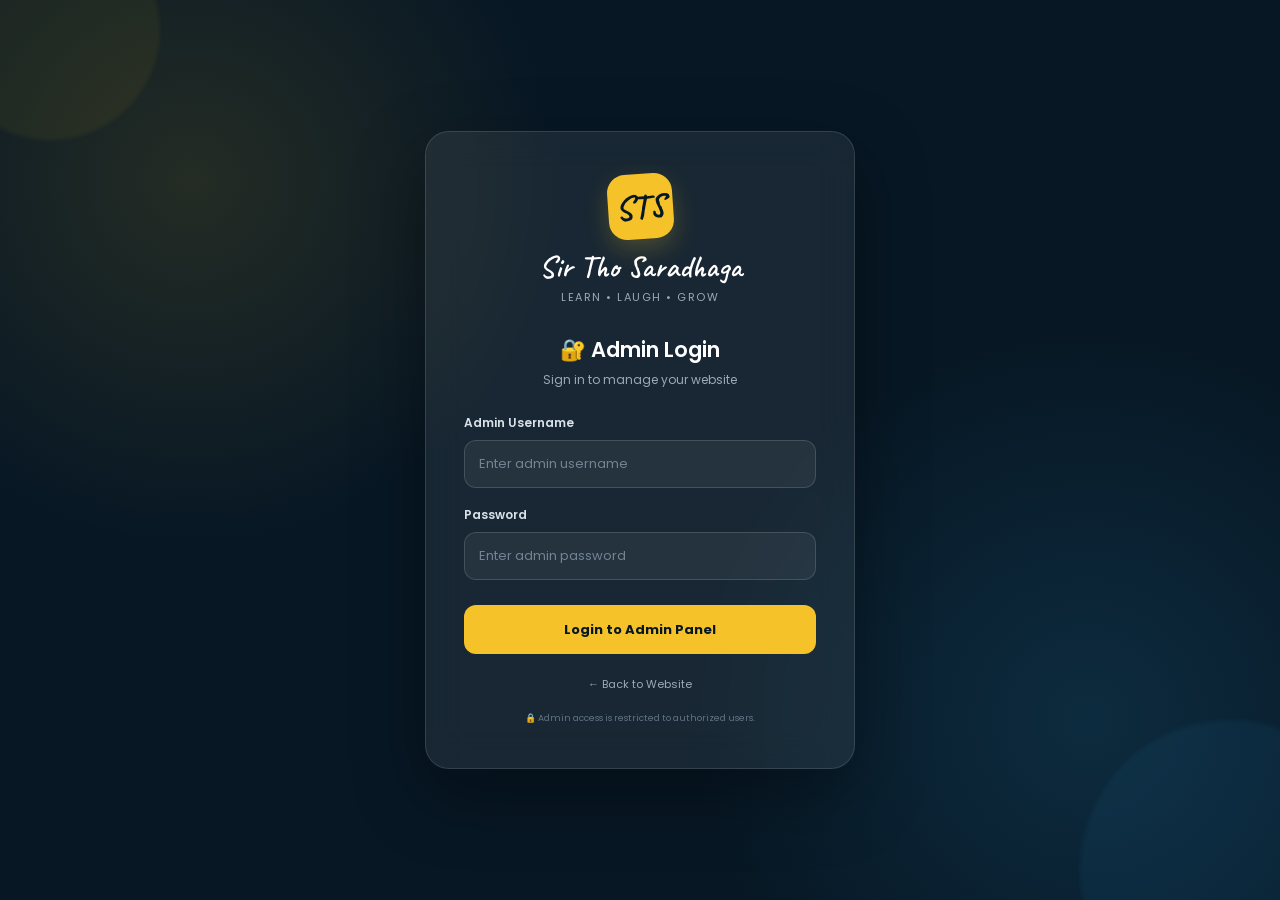
<file: admin/admin-videos.html>
<!DOCTYPE html>
<html lang="en">

<head>

    <meta charset="UTF-8">

    <meta
        name="viewport"
        content="width=device-width, initial-scale=1.0">

    <title>Manage Videos | Sir Tho Saradhaga</title>

    <link
        rel="preconnect"
        href="https://fonts.googleapis.com">

    <link
        href="https://fonts.googleapis.com/css2?family=Caveat:wght@500;600;700&family=Poppins:wght@400;500;600;700&display=swap"
        rel="stylesheet">


    <style>

        * {
            margin: 0;
            padding: 0;
            box-sizing: border-box;
        }


        html {
            scroll-behavior: smooth;
        }


        body {
            font-family: "Poppins", sans-serif;
            background: #f4f7f8;
            color: #102238;
            min-height: 100vh;
            overflow-x: hidden;
        }


        /* =====================================================
           BACKGROUND
        ===================================================== */

        .background {
            position: fixed;
            inset: 0;
            pointer-events: none;
            overflow: hidden;
            z-index: 0;
        }


        .orb {
            position: absolute;
            border-radius: 50%;
            filter: blur(5px);
            opacity: .45;
            animation: floatOrb 9s ease-in-out infinite;
        }


        .orb.one {
            width: 260px;
            height: 260px;
            background: rgba(245, 195, 41, .12);
            top: -100px;
            right: 15%;
        }


        .orb.two {
            width: 340px;
            height: 340px;
            background: rgba(14, 45, 66, .09);
            right: -130px;
            bottom: -130px;
            animation-delay: 2s;
        }


        .orb.three {
            width: 180px;
            height: 180px;
            background: rgba(52, 152, 219, .08);
            left: 20%;
            bottom: 5%;
            animation-delay: 4s;
        }


        @keyframes floatOrb {

            0%,
            100% {
                transform: translateY(0);
            }

            50% {
                transform: translateY(-22px);
            }

        }


        /* =====================================================
           LAYOUT
        ===================================================== */

        .admin-layout {
            min-height: 100vh;
            display: flex;
            position: relative;
            z-index: 1;
        }


        /* =====================================================
           SIDEBAR
        ===================================================== */

        .admin-sidebar {
            width: 255px;
            min-height: 100vh;
            position: fixed;
            left: 0;
            top: 0;
            bottom: 0;

            background:
                linear-gradient(
                    180deg,
                    #071724 0%,
                    #0a2030 100%
                );

            padding: 24px 16px;
            z-index: 1000;

            box-shadow:
                8px 0 35px rgba(7, 23, 36, .10);

            transition: transform .35s ease;
        }


        .sidebar-logo {
            display: flex;
            align-items: center;
            gap: 11px;
            padding: 0 10px 25px;
            border-bottom:
                1px solid rgba(255, 255, 255, .08);
        }


        .sidebar-logo-mark {
            width: 44px;
            height: 44px;

            display: flex;
            align-items: center;
            justify-content: center;

            border-radius: 12px;

            background: #f5c329;
            color: #071724;

            font-family: "Caveat", cursive;
            font-size: 24px;
            font-weight: 700;

            transform: rotate(-4deg);

            box-shadow:
                0 8px 20px rgba(245, 195, 41, .18);

            animation:
                logoFloat 4s ease-in-out infinite;
        }


        @keyframes logoFloat {

            0%,
            100% {
                transform:
                    rotate(-4deg)
                    translateY(0);
            }

            50% {
                transform:
                    rotate(-4deg)
                    translateY(-3px);
            }

        }


        .sidebar-logo-text {
            display: flex;
            flex-direction: column;
        }


        .sidebar-logo-text strong {
            color: #ffffff;
            font-family: "Caveat", cursive;
            font-size: 22px;
            font-weight: 600;
            line-height: 1;
        }


        .sidebar-logo-text span {
            color: #8497a5;
            font-size: 7px;
            letter-spacing: 1.3px;
            margin-top: 3px;
        }


        .admin-label {
            color: #f5c329;
            font-size: 9px;
            font-weight: 700;
            letter-spacing: 1.5px;
            padding: 25px 12px 10px;
        }


        .admin-nav {
            display: flex;
            flex-direction: column;
            gap: 5px;
        }


        .admin-nav a {
            display: flex;
            align-items: center;
            gap: 12px;

            padding: 13px;

            border-radius: 11px;

            color: #a9b8c3;
            text-decoration: none;

            font-size: 12px;
            font-weight: 500;

            transition: all .25s ease;
        }


        .admin-nav a:hover {
            background:
                rgba(255, 255, 255, .06);

            color: #ffffff;

            transform:
                translateX(3px);
        }


        .admin-nav a.active {
            background:
                rgba(245, 195, 41, .13);

            color: #f5c329;
            font-weight: 700;
        }


        .nav-icon {
            width: 24px;
            text-align: center;
            font-size: 17px;
        }


        .sidebar-bottom {
            position: absolute;
            left: 16px;
            right: 16px;
            bottom: 20px;
        }


        .website-link {
            display: flex;
            align-items: center;
            gap: 10px;

            padding: 12px 13px;

            color: #8fa0ad;
            text-decoration: none;

            font-size: 11px;

            border-radius: 10px;

            transition: all .25s ease;
        }


        .website-link:hover {
            color: #f5c329;
            background:
                rgba(255, 255, 255, .05);
        }


        .admin-logout {
            width: 100%;
            margin-top: 5px;

            padding: 12px 13px;

            border: none;
            border-radius: 10px;

            background:
                rgba(220, 53, 69, .08);

            color: #ff8994;

            font-family: "Poppins", sans-serif;
            font-size: 11px;

            text-align: left;

            cursor: pointer;

            transition: all .25s ease;
        }


        .admin-logout:hover {
            background:
                rgba(220, 53, 69, .15);

            color: #ffb0b8;
        }


        /* =====================================================
           MAIN
        ===================================================== */

        .admin-main {
            width: calc(100% - 255px);
            margin-left: 255px;
            min-height: 100vh;
            padding: 30px 34px 45px;
        }


        /* =====================================================
           TOP BAR
        ===================================================== */

        .admin-topbar {
            display: flex;
            align-items: center;
            justify-content: space-between;
            margin-bottom: 25px;
        }


        .admin-heading h1 {
            font-size: 28px;
            font-weight: 700;
            color: #102238;
            margin-bottom: 6px;
        }


        .admin-heading p {
            color: #71808c;
            font-size: 11px;
        }


        .admin-profile {
            display: flex;
            align-items: center;
            gap: 11px;

            background:
                rgba(255, 255, 255, .85);

            border:
                1px solid #e5ebee;

            border-radius: 14px;

            padding: 8px 12px;

            box-shadow:
                0 7px 22px
                rgba(16, 34, 56, .05);
        }


        .admin-avatar {
            width: 41px;
            height: 41px;

            display: flex;
            align-items: center;
            justify-content: center;

            border-radius: 50%;

            background: #0e2d42;
            color: #f5c329;

            font-size: 17px;
        }


        .admin-profile-text {
            display: flex;
            flex-direction: column;
        }


        .admin-profile-text strong {
            font-size: 11px;
            color: #102238;
        }


        .admin-profile-text span {
            font-size: 9px;
            color: #82909b;
            margin-top: 2px;
        }


        .mobile-menu-btn {
            display: none;

            border: none;

            background: #071724;
            color: #f5c329;

            width: 42px;
            height: 42px;

            border-radius: 11px;

            font-size: 20px;

            cursor: pointer;
        }


        /* =====================================================
           TOOLBAR
        ===================================================== */

        .video-toolbar {
            display: flex;
            align-items: center;
            justify-content: space-between;

            gap: 15px;

            margin-bottom: 22px;
        }


        .search-box {
            position: relative;
            flex: 1;
            max-width: 420px;
        }


        .search-box input {
            width: 100%;

            padding:
                13px 18px 13px 43px;

            border:
                1px solid #e1e8eb;

            border-radius: 13px;

            background:
                rgba(255, 255, 255, .95);

            color: #102238;

            font-family:
                "Poppins", sans-serif;

            font-size: 11px;

            outline: none;

            transition: all .25s ease;
        }


        .search-box input:focus {
            border-color: #f5c329;

            box-shadow:
                0 0 0 4px
                rgba(245, 195, 41, .10);
        }


        .search-icon {
            position: absolute;

            left: 16px;
            top: 50%;

            transform:
                translateY(-50%);

            font-size: 15px;
        }


        .add-video-btn {
            border: none;

            background: #0e2d42;
            color: #f5c329;

            padding:
                13px 20px;

            border-radius: 13px;

            font-family:
                "Poppins", sans-serif;

            font-size: 11px;
            font-weight: 700;

            cursor: pointer;

            box-shadow:
                0 8px 20px
                rgba(14, 45, 66, .15);

            transition: all .25s ease;
        }


        .add-video-btn:hover {
            transform:
                translateY(-3px);

            box-shadow:
                0 12px 25px
                rgba(14, 45, 66, .22);
        }


        /* =====================================================
           VIDEO STATISTICS
        ===================================================== */

        .video-stats {
            display: grid;

            grid-template-columns:
                repeat(3, 1fr);

            gap: 16px;

            margin-bottom: 22px;
        }


        .video-stat {
            background:
                rgba(255, 255, 255, .94);

            border:
                1px solid #e4eaed;

            border-radius: 16px;

            padding: 18px;

            display: flex;
            align-items: center;

            gap: 13px;

            box-shadow:
                0 8px 25px
                rgba(16, 34, 56, .045);
        }


        .video-stat-icon {
            width: 44px;
            height: 44px;

            display: flex;
            align-items: center;
            justify-content: center;

            border-radius: 12px;

            font-size: 18px;
        }


        .video-stat-icon.yellow {
            background: #fff4c9;
        }


        .video-stat-icon.green {
            background: #e0f7eb;
        }


        .video-stat-icon.red {
            background: #ffe4e7;
        }


        .video-stat strong {
            display: block;

            font-size: 20px;
            line-height: 1;

            color: #102238;
        }


        .video-stat span {
            display: block;

            font-size: 8px;

            color: #7c8993;

            margin-top: 5px;
        }


        /* =====================================================
           VIDEO TABLE
        ===================================================== */

        .videos-card {
            background:
                rgba(255, 255, 255, .96);

            border:
                1px solid #e3e9ec;

            border-radius: 19px;

            padding: 22px;

            box-shadow:
                0 9px 28px
                rgba(16, 34, 56, .045);
        }


        .card-heading {
            display: flex;
            align-items: center;
            justify-content: space-between;

            padding-bottom: 16px;

            margin-bottom: 5px;

            border-bottom:
                1px solid #edf1f3;
        }


        .card-heading h2 {
            font-size: 16px;
            color: #102238;
        }


        .card-heading span {
            font-size: 9px;

            color: #7e8b95;

            background: #f3f6f7;

            padding: 6px 10px;

            border-radius: 20px;
        }


        .video-list {
            display: flex;
            flex-direction: column;
        }


        .video-item {
            display: grid;

            grid-template-columns:
                100px
                minmax(180px, 1fr)
                100px
                80px
                150px;

            gap: 18px;

            align-items: center;

            padding: 15px 8px;

            border-bottom:
                1px solid #edf0f2;

            transition:
                background .25s ease;
        }


        .video-item:hover {
            background: #fafcfc;
            border-radius: 12px;
        }


        .video-item:last-child {
            border-bottom: none;
        }


        .video-thumbnail {
            width: 100px;
            height: 62px;

            object-fit: cover;

            border-radius: 9px;

            background: #dfe7ea;
        }


        .video-info {
            min-width: 0;
        }


        .video-info strong {
            display: block;

            font-size: 11px;

            color: #253748;

            white-space: nowrap;

            overflow: hidden;

            text-overflow: ellipsis;
        }


        .video-info span {
            display: block;

            font-size: 8px;

            color: #87949d;

            margin-top: 5px;
        }


        .subject-badge {
            display: inline-flex;

            align-items: center;
            justify-content: center;

            padding:
                5px 9px;

            border-radius: 20px;

            background: #eef4f7;

            color: #365568;

            font-size: 8px;

            font-weight: 600;
        }


        .status-badge {
            display: inline-flex;

            align-items: center;
            justify-content: center;

            width: fit-content;

            padding:
                5px 9px;

            border-radius: 20px;

            font-size: 8px;
            font-weight: 700;
        }


        .status-badge.visible {
            background: #e0f7eb;
            color: #22834d;
        }


        .status-badge.hidden {
            background: #ffe4e7;
            color: #c63b4b;
        }


        .video-actions {
            display: flex;
            align-items: center;
            gap: 6px;
        }


        .action-btn {
            width: 31px;
            height: 31px;

            border: none;

            border-radius: 9px;

            display: flex;
            align-items: center;
            justify-content: center;

            cursor: pointer;

            font-size: 13px;

            transition: all .2s ease;
        }


        .action-btn.view {
            background: #e7f3fb;
        }


        .action-btn.edit {
            background: #fff4c9;
        }


        .action-btn.hide {
            background: #eee3fb;
        }


        .action-btn.delete {
            background: #ffe4e7;
        }


        .action-btn:hover {
            transform:
                translateY(-2px)
                scale(1.05);
        }


        /* =====================================================
           EMPTY
        ===================================================== */

        .empty-state {
            display: none;

            text-align: center;

            padding: 60px 20px;

            color: #7d8b95;
        }


        .empty-state .emoji {
            font-size: 40px;
            margin-bottom: 12px;
        }


        .empty-state h3 {
            font-size: 15px;
            color: #253748;
            margin-bottom: 5px;
        }


        .empty-state p {
            font-size: 9px;
        }


        /* =====================================================
           MODAL
        ===================================================== */

        .modal-overlay {
            position: fixed;

            inset: 0;

            background:
                rgba(7, 23, 36, .68);

            backdrop-filter: blur(7px);

            display: none;

            align-items: center;
            justify-content: center;

            padding: 20px;

            z-index: 5000;
        }


        .modal-overlay.show {
            display: flex;
        }


        .video-modal {
            width: min(570px, 100%);

            max-height: 90vh;

            overflow-y: auto;

            background: #ffffff;

            border-radius: 22px;

            padding: 27px;

            box-shadow:
                0 25px 70px
                rgba(0, 0, 0, .25);

            animation:
                modalIn .3s ease;
        }


        @keyframes modalIn {

            from {
                opacity: 0;

                transform:
                    translateY(20px)
                    scale(.97);
            }

            to {
                opacity: 1;

                transform:
                    translateY(0)
                    scale(1);
            }

        }


        .modal-header {
            display: flex;
            align-items: center;
            justify-content: space-between;

            margin-bottom: 22px;
        }


        .modal-header h2 {
            font-size: 20px;
            color: #102238;
        }


        .close-modal {
            width: 34px;
            height: 34px;

            border: none;

            border-radius: 50%;

            background: #f1f4f5;

            color: #52616d;

            cursor: pointer;

            font-size: 17px;
        }


        .form-group {
            margin-bottom: 15px;
        }


        .form-group label {
            display: block;

            font-size: 10px;

            font-weight: 700;

            color: #344a5b;

            margin-bottom: 7px;
        }


        .form-group input,
        .form-group select,
        .form-group textarea {
            width: 100%;

            border:
                1px solid #dfe7ea;

            border-radius: 11px;

            padding:
                11px 13px;

            background: #f9fbfb;

            color: #102238;

            font-family:
                "Poppins", sans-serif;

            font-size: 10px;

            outline: none;

            transition: all .2s ease;
        }


        .form-group textarea {
            min-height: 80px;
            resize: vertical;
        }


        .form-group input:focus,
        .form-group select:focus,
        .form-group textarea:focus {
            border-color: #f5c329;

            background: #ffffff;

            box-shadow:
                0 0 0 3px
                rgba(245, 195, 41, .10);
        }


        .form-row {
            display: grid;

            grid-template-columns:
                1fr 1fr;

            gap: 13px;
        }


        .thumbnail-preview {
            width: 120px;
            height: 75px;

            object-fit: cover;

            border-radius: 9px;

            display: none;

            margin-top: 9px;
        }


        .modal-buttons {
            display: flex;

            justify-content: flex-end;

            gap: 9px;

            margin-top: 22px;
        }


        .modal-btn {
            border: none;

            border-radius: 10px;

            padding:
                11px 17px;

            font-family:
                "Poppins", sans-serif;

            font-size: 10px;

            font-weight: 700;

            cursor: pointer;
        }


        .cancel-btn {
            background: #edf1f3;
            color: #52616d;
        }


        .save-btn {
            background: #0e2d42;
            color: #f5c329;
        }


        .save-btn:hover,
        .cancel-btn:hover {
            transform:
                translateY(-2px);
        }


        /* =====================================================
           MOBILE
        ===================================================== */

        @media (max-width: 1100px) {

            .video-item {
                grid-template-columns:
                    90px
                    minmax(160px, 1fr)
                    90px
                    75px
                    125px;
            }


            .video-thumbnail {
                width: 90px;
                height: 57px;
            }

        }


        @media (max-width: 800px) {

            .admin-sidebar {
                transform:
                    translateX(-100%);
            }


            .admin-sidebar.open {
                transform:
                    translateX(0);
            }


            .admin-main {
                width: 100%;
                margin-left: 0;

                padding:
                    18px 14px 30px;
            }


            .mobile-menu-btn {
                display: flex;

                align-items: center;
                justify-content: center;
            }


            .admin-topbar {
                display: grid;

                grid-template-columns:
                    auto 1fr auto;

                gap: 10px;

                align-items: center;
            }


            .admin-heading h1 {
                font-size: 21px;
            }


            .admin-heading p {
                font-size: 8px;
            }


            .admin-profile {
                padding: 5px;
            }


            .admin-profile-text {
                display: none;
            }


            .admin-avatar {
                width: 37px;
                height: 37px;
            }


            .video-toolbar {
                flex-direction: column;
                align-items: stretch;
            }


            .search-box {
                max-width: none;
            }


            .add-video-btn {
                width: 100%;
            }


            .video-stats {
                grid-template-columns:
                    repeat(3, 1fr);

                gap: 8px;
            }


            .video-stat {
                padding: 13px 10px;
                gap: 8px;
            }


            .video-stat-icon {
                width: 35px;
                height: 35px;
                font-size: 14px;
            }


            .video-stat strong {
                font-size: 16px;
            }


            .video-stat span {
                font-size: 6.5px;
            }


            .videos-card {
                padding: 15px;
            }


            .video-item {
                display: grid;

                grid-template-columns:
                    85px 1fr;

                gap: 12px;

                padding: 15px 4px;
            }


            .video-thumbnail {
                width: 85px;
                height: 55px;

                grid-row:
                    span 2;
            }


            .video-info strong {
                font-size: 10px;
            }


            .video-info span {
                font-size: 7px;
            }


            .subject-badge {
                font-size: 7px;
            }


            .status-badge {
                font-size: 7px;
            }


            .video-actions {
                grid-column: 2;
                margin-top: 2px;
            }


            .action-btn {
                width: 29px;
                height: 29px;
            }


            .form-row {
                grid-template-columns: 1fr;
            }

        }


        @media (max-width: 430px) {

            .admin-main {
                padding-left: 11px;
                padding-right: 11px;
            }


            .video-stats {
                grid-template-columns:
                    1fr;
            }


            .video-stat {
                min-height: 55px;
            }


            .card-heading h2 {
                font-size: 14px;
            }


            .card-heading span {
                font-size: 7px;
            }


            .video-item {
                grid-template-columns:
                    75px 1fr;

                gap: 9px;
            }


            .video-thumbnail {
                width: 75px;
                height: 50px;
            }


            .video-info strong {
                font-size: 9px;
            }


            .video-info span {
                font-size: 6.5px;
            }


            .action-btn {
                width: 27px;
                height: 27px;
                font-size: 11px;
            }


            .video-modal {
                padding: 20px;
                border-radius: 17px;
            }

        }

    </style>

</head>


<body>


    <!-- =====================================================
         BACKGROUND
    ===================================================== -->

    <div class="background">

        <div class="orb one"></div>
        <div class="orb two"></div>
        <div class="orb three"></div>

    </div>


    <div class="admin-layout">


        <!-- =================================================
             SIDEBAR
        ================================================= -->

        <aside
            class="admin-sidebar"
            id="adminSidebar">


            <div class="sidebar-logo">

                <div class="sidebar-logo-mark">
                    STS
                </div>

                <div class="sidebar-logo-text">

                    <strong>
                        Sir Tho Saradhaga
                    </strong>

                    <span>
                        ADMIN PANEL
                    </span>

                </div>

            </div>


            <div class="admin-label">
                MANAGEMENT
            </div>


            <nav class="admin-nav">


                <a href="admin-dashboard.html">

                    <span class="nav-icon">
                        📊
                    </span>

                    Dashboard

                </a>


                <a
                    href="admin-videos.html"
                    class="active">

                    <span class="nav-icon">
                        🎥
                    </span>

                    Videos

                </a>


                <!-- FIXED NOTES LINK -->

                <a href="admin-notes.html">

                    <span class="nav-icon">
                        📖
                    </span>

                    Notes

                </a>


                <a href="#">

                    <span class="nav-icon">
                        🧠
                    </span>

                    Quizzes

                </a>


                <a href="#">

                    <span class="nav-icon">
                        ❓
                    </span>

                    Questions

                </a>


                <a href="#">

                    <span class="nav-icon">
                        👨‍🎓
                    </span>

                    Students

                </a>


                <a href="#">

                    <span class="nav-icon">
                        ⚙️
                    </span>

                    Settings

                </a>


            </nav>


            <div class="sidebar-bottom">

                <a
                    href="../index.html"
                    class="website-link">

                    🌐
                    View Website

                </a>


                <button
                    type="button"
                    class="admin-logout"
                    id="adminLogout">

                    🚪
                    Logout

                </button>

            </div>


        </aside>


        <!-- =================================================
             MAIN
        ================================================= -->

        <main class="admin-main">


            <!-- TOP BAR -->

            <div class="admin-topbar">


                <button
                    type="button"
                    class="mobile-menu-btn"
                    id="mobileMenuBtn">

                    ☰

                </button>


                <div class="admin-heading">

                    <h1>
                        Manage Videos
                    </h1>

                    <p>
                        Add, edit and manage the videos displayed on your website.
                    </p>

                </div>


                <div class="admin-profile">

                    <div class="admin-avatar">
                        👤
                    </div>

                    <div class="admin-profile-text">

                        <strong>
                            Administrator
                        </strong>

                        <span>
                            Website Admin
                        </span>

                    </div>

                </div>


            </div>


            <!-- TOOLBAR -->

            <div class="video-toolbar">


                <div class="search-box">

                    <span class="search-icon">
                        🔍
                    </span>

                    <input
                        type="text"
                        id="searchInput"
                        placeholder="Search videos...">

                </div>


                <button
                    type="button"
                    class="add-video-btn"
                    id="addVideoBtn">

                    ＋ Add New Video

                </button>


            </div>


            <!-- STATISTICS -->

            <div class="video-stats">


                <div class="video-stat">

                    <div class="video-stat-icon yellow">
                        🎥
                    </div>

                    <div>

                        <strong id="totalVideos">
                            0
                        </strong>

                        <span>
                            Total Videos
                        </span>

                    </div>

                </div>


                <div class="video-stat">

                    <div class="video-stat-icon green">
                        👁️
                    </div>

                    <div>

                        <strong id="visibleVideos">
                            0
                        </strong>

                        <span>
                            Visible on Website
                        </span>

                    </div>

                </div>


                <div class="video-stat">

                    <div class="video-stat-icon red">
                        🙈
                    </div>

                    <div>

                        <strong id="hiddenVideos">
                            0
                        </strong>

                        <span>
                            Hidden Videos
                        </span>

                    </div>

                </div>


            </div>


            <!-- VIDEO LIST -->

            <div class="videos-card">


                <div class="card-heading">

                    <h2>
                        Website Videos
                    </h2>

                    <span id="videoCountLabel">
                        0 Videos
                    </span>

                </div>


                <div
                    class="video-list"
                    id="videoList">
                </div>


                <div
                    class="empty-state"
                    id="emptyState">

                    <div class="emoji">
                        🎥
                    </div>

                    <h3>
                        No videos found
                    </h3>

                    <p>
                        Try another search or add a new video.
                    </p>

                </div>


            </div>


        </main>

    </div>


    <!-- =====================================================
         ADD / EDIT MODAL
    ===================================================== -->

    <div
        class="modal-overlay"
        id="videoModal">


        <div class="video-modal">


            <div class="modal-header">

                <h2 id="modalTitle">
                    Add New Video
                </h2>

                <button
                    type="button"
                    class="close-modal"
                    id="closeModal">

                    ×

                </button>

            </div>


            <form id="videoForm">


                <input
                    type="hidden"
                    id="editVideoId">


                <div class="form-group">

                    <label>
                        Video Title
                    </label>

                    <input
                        type="text"
                        id="videoTitle"
                        placeholder="Example: Photosynthesis Explained"
                        required>

                </div>


                <div class="form-row">


                    <div class="form-group">

                        <label>
                            Subject
                        </label>

                        <select
                            id="videoSubject"
                            required>

                            <option value="">
                                Select Subject
                            </option>

                            <option value="Science">
                                Science
                            </option>

                            <option value="Mathematics">
                                Mathematics
                            </option>

                            <option value="Biology">
                                Biology
                            </option>

                            <option value="English">
                                English
                            </option>

                            <option value="Social Studies">
                                Social Studies
                            </option>

                            <option value="Civics">
                                Civics
                            </option>

                            <option value="Geography">
                                Geography
                            </option>

                            <option value="General">
                                General
                            </option>

                            <option value="Health">
                                Health
                            </option>

                            <option value="Education">
                                Education
                            </option>

                        </select>

                    </div>


                    <div class="form-group">

                        <label>
                            YouTube URL
                        </label>

                        <input
                            type="url"
                            id="videoUrl"
                            placeholder="https://youtube.com/..."
                            required>

                    </div>


                </div>


                <div class="form-group">

                    <label>
                        Thumbnail Image Path
                    </label>

                    <input
                        type="text"
                        id="videoThumbnail"
                        placeholder="images/Thumbnails/example.jpeg"
                        required>

                    <small
                        style="
                            display:block;
                            margin-top:6px;
                            color:#82909b;
                            font-size:8px;
                        ">

                        Example:
                        images/Thumbnails/latitudes.jpeg

                    </small>


                    <img
                        id="thumbnailPreview"
                        class="thumbnail-preview"
                        alt="Thumbnail Preview"
                        onerror="
                            this.style.display='none';
                        ">

                </div>


                <div class="form-group">

                    <label>
                        Description
                    </label>

                    <textarea
                        id="videoDescription"
                        placeholder="Short description of the video...">
                    </textarea>

                </div>


                <div class="modal-buttons">

                    <button
                        type="button"
                        class="modal-btn cancel-btn"
                        id="cancelModal">

                        Cancel

                    </button>


                    <button
                        type="submit"
                        class="modal-btn save-btn">

                        Save Video

                    </button>

                </div>


            </form>


        </div>

    </div>



    <script>


        /* =====================================================
           ADMIN ACCESS
        ===================================================== */

        if (
            localStorage.getItem(
                "sirThoAdminLoggedIn"
            ) !== "true"
        ) {

            window.location.href =
                "admin-login.html";

        }


        /* =====================================================
           DEFAULT VIDEOS
        ===================================================== */

        const defaultVideos = [

            {
                id: 1,

                title:
                    "Nephron & Ultrafiltration",

                subject:
                    "Science",

                url:
                    "https://youtube.com/shorts/AMEDxcV47SM",

                thumbnail:
                    "images/Thumbnails/Nephron.jpeg",

                description:
                    "Learn how the nephron works and how ultrafiltration takes place.",

                visible:
                    true
            },


            {
                id: 2,

                title:
                    "Panipuri & Gut Bacteria",

                subject:
                    "Health",

                url:
                    "https://youtube.com/shorts/-CyUkCTb61w",

                thumbnail:
                    "images/Thumbnails/panipuri.jpeg",

                description:
                    "A simple explanation about food and gut bacteria.",

                visible:
                    true
            },


            {
                id: 3,

                title:
                    "Parenting & Children",

                subject:
                    "Education",

                url:
                    "https://youtube.com/shorts/3kxKhLNZGsw",

                thumbnail:
                    "images/Thumbnails/parents-meet.jpeg",

                description:
                    "Simple thoughts about parenting and children.",

                visible:
                    true
            },


            {
                id: 4,

                title:
                    "Photosynthesis",

                subject:
                    "Science",

                url:
                    "https://youtube.com/shorts/b_0upbknCYw",

                thumbnail:
                    "images/Thumbnails/photosynthesis.jpeg",

                description:
                    "Understand photosynthesis in a simple and visual way.",

                visible:
                    true
            },


            {
                id: 5,

                title:
                    "Stars & The Past",

                subject:
                    "General",

                url:
                    "https://youtube.com/shorts/idlSICQLoqE",

                thumbnail:
                    "images/Thumbnails/star-past.jpeg",

                description:
                    "Why looking at stars means looking into the past.",

                visible:
                    true
            }

        ];


        /* =====================================================
           LOAD VIDEOS
        ===================================================== */

        let videos =
            JSON.parse(
                localStorage.getItem(
                    "sirThoAdminVideos"
                )
            );


        if (
            !Array.isArray(videos)
        ) {

            videos =
                defaultVideos;

            saveVideos();

        }


        function saveVideos() {

            localStorage.setItem(
                "sirThoAdminVideos",
                JSON.stringify(videos)
            );

        }


        /* =====================================================
           THUMBNAIL PATH FUNCTIONS
        ===================================================== */

        function normalizeThumbnailPath(path) {

            if (!path) {
                return "";
            }


            path =
                path.trim();


            /*
               Convert:

               C:\Users\Hp\Desktop\...
               
               into:

               C:/Users/Hp/Desktop/...
            */

            path =
                path.replace(
                    /\\/g,
                    "/"
                );


            /*
               If user pasted a complete
               Windows path, find "images/"
               and keep only that part.
            */

            const imagesIndex =
                path
                    .toLowerCase()
                    .indexOf(
                        "images/"
                    );


            if (
                imagesIndex !== -1
            ) {

                path =
                    path.substring(
                        imagesIndex
                    );

            }


            /*
               Remove ../
            */

            while (
                path.startsWith("../")
            ) {

                path =
                    path.substring(3);

            }


            /*
               Remove ./
            */

            while (
                path.startsWith("./")
            ) {

                path =
                    path.substring(2);

            }


            return path;

        }


        function getAdminThumbnailPath(path) {

            const cleanPath =
                normalizeThumbnailPath(
                    path
                );


            if (!cleanPath) {
                return "";
            }


            /*
               admin-videos.html is inside:

               /admin/

               Therefore:

               images/Thumbnails/x.jpeg

               becomes:

               ../images/Thumbnails/x.jpeg
            */

            if (
                cleanPath.startsWith(
                    "images/"
                )
            ) {

                return (
                    "../" +
                    cleanPath
                );

            }


            return cleanPath;

        }


        /* =====================================================
           HTML ESCAPE
        ===================================================== */

        function escapeHTML(value) {

            return String(
                value || ""
            )
            .replace(
                /&/g,
                "&amp;"
            )
            .replace(
                /</g,
                "&lt;"
            )
            .replace(
                />/g,
                "&gt;"
            )
            .replace(
                /"/g,
                "&quot;"
            )
            .replace(
                /'/g,
                "&#039;"
            );

        }


        /* =====================================================
           ELEMENTS
        ===================================================== */

        const videoList =
            document.getElementById(
                "videoList"
            );


        const emptyState =
            document.getElementById(
                "emptyState"
            );


        const searchInput =
            document.getElementById(
                "searchInput"
            );


        const videoModal =
            document.getElementById(
                "videoModal"
            );


        const videoForm =
            document.getElementById(
                "videoForm"
            );


        const modalTitle =
            document.getElementById(
                "modalTitle"
            );


        /* =====================================================
           RENDER VIDEOS
        ===================================================== */

        function renderVideos() {

            const searchTerm =
                searchInput.value
                    .toLowerCase()
                    .trim();


            const filteredVideos =
                videos.filter(
                    function(video) {

                        return (

                            (
                                video.title ||
                                ""
                            )
                            .toLowerCase()
                            .includes(
                                searchTerm
                            )

                            ||

                            (
                                video.subject ||
                                ""
                            )
                            .toLowerCase()
                            .includes(
                                searchTerm
                            )

                        );

                    }
                );


            videoList.innerHTML =
                "";


            filteredVideos.forEach(
                function(video) {


                    const item =
                        document.createElement(
                            "div"
                        );


                    item.className =
                        "video-item";


                    /*
                       FIX:

                       The saved value is:

                       images/Thumbnails/x.jpeg

                       But the admin page is inside
                       the admin folder.

                       So we convert it to:

                       ../images/Thumbnails/x.jpeg
                    */

                    const thumbnailPath =
                        getAdminThumbnailPath(
                            video.thumbnail
                        );


                    item.innerHTML = `

                        <img
                            class="video-thumbnail"
                            src="${thumbnailPath}"
                            alt="${escapeHTML(
                                video.title
                            )}"
                            onerror="
                                this.style.opacity='0.25';
                            ">


                        <div class="video-info">

                            <strong>
                                ${escapeHTML(
                                    video.title
                                )}
                            </strong>

                            <span>
                                ${escapeHTML(
                                    video.description ||
                                    "No description added."
                                )}
                            </span>

                        </div>


                        <div>

                            <span
                                class="subject-badge">

                                ${escapeHTML(
                                    video.subject
                                )}

                            </span>

                        </div>


                        <div>

                            <span
                                class="status-badge ${
                                    video.visible
                                        ? "visible"
                                        : "hidden"
                                }">

                                ${
                                    video.visible
                                        ? "Visible"
                                        : "Hidden"
                                }

                            </span>

                        </div>


                        <div class="video-actions">


                            <button
                                class="action-btn view"
                                onclick="viewVideo(${video.id})"
                                title="View">

                                ▶️

                            </button>


                            <button
                                class="action-btn edit"
                                onclick="editVideo(${video.id})"
                                title="Edit">

                                ✏️

                            </button>


                            <button
                                class="action-btn hide"
                                onclick="toggleVisibility(${video.id})"
                                title="Show / Hide">

                                ${
                                    video.visible
                                        ? "🙈"
                                        : "👁️"
                                }

                            </button>


                            <button
                                class="action-btn delete"
                                onclick="deleteVideo(${video.id})"
                                title="Delete">

                                🗑️

                            </button>


                        </div>

                    `;


                    videoList.appendChild(
                        item
                    );

                }
            );


            emptyState.style.display =
                filteredVideos.length === 0
                    ? "block"
                    : "none";


            document.getElementById(
                "videoCountLabel"
            ).textContent =

                filteredVideos.length +

                (
                    filteredVideos.length === 1
                        ? " Video"
                        : " Videos"
                );


            updateStats();

        }


        /* =====================================================
           STATISTICS
        ===================================================== */

        function updateStats() {

            const total =
                videos.length;


            const visible =
                videos.filter(
                    video =>
                        video.visible
                ).length;


            const hidden =
                total -
                visible;


            document.getElementById(
                "totalVideos"
            ).textContent =
                total;


            document.getElementById(
                "visibleVideos"
            ).textContent =
                visible;


            document.getElementById(
                "hiddenVideos"
            ).textContent =
                hidden;

        }


        /* =====================================================
           ADD VIDEO
        ===================================================== */

        document.getElementById(
            "addVideoBtn"
        ).addEventListener(
            "click",
            function() {

                openAddModal();

            }
        );


        function openAddModal() {

            modalTitle.textContent =
                "Add New Video";


            videoForm.reset();


            document.getElementById(
                "editVideoId"
            ).value =
                "";


            const preview =
                document.getElementById(
                    "thumbnailPreview"
                );


            preview.style.display =
                "none";


            preview.removeAttribute(
                "src"
            );


            videoModal.classList.add(
                "show"
            );

        }


        /* =====================================================
           EDIT VIDEO
        ===================================================== */

        function editVideo(id) {

            const video =
                videos.find(
                    item =>
                        item.id == id
                );


            if (!video) {
                return;
            }


            modalTitle.textContent =
                "Edit Video";


            document.getElementById(
                "editVideoId"
            ).value =
                video.id;


            document.getElementById(
                "videoTitle"
            ).value =
                video.title;


            document.getElementById(
                "videoSubject"
            ).value =
                video.subject;


            document.getElementById(
                "videoUrl"
            ).value =
                video.url;


            /*
               Always show the clean stored path
               in the input.
            */

            document.getElementById(
                "videoThumbnail"
            ).value =
                normalizeThumbnailPath(
                    video.thumbnail
                );


            document.getElementById(
                "videoDescription"
            ).value =
                video.description ||
                "";


            showThumbnailPreview(
                video.thumbnail
            );


            videoModal.classList.add(
                "show"
            );

        }


        /* =====================================================
           SAVE VIDEO
        ===================================================== */

        videoForm.addEventListener(
            "submit",
            function(event) {

                event.preventDefault();


                const editId =
                    document.getElementById(
                        "editVideoId"
                    ).value;


                /*
                   IMPORTANT:

                   Always store:

                   images/Thumbnails/example.jpeg

                   Never store ../images/... 
                */

                const thumbnailValue =
                    normalizeThumbnailPath(
                        document.getElementById(
                            "videoThumbnail"
                        ).value
                    );


                const videoData = {

                    title:
                        document.getElementById(
                            "videoTitle"
                        ).value.trim(),


                    subject:
                        document.getElementById(
                            "videoSubject"
                        ).value,


                    url:
                        document.getElementById(
                            "videoUrl"
                        ).value.trim(),


                    thumbnail:
                        thumbnailValue,


                    description:
                        document.getElementById(
                            "videoDescription"
                        ).value.trim()

                };


                if (editId) {


                    const index =
                        videos.findIndex(
                            video =>
                                video.id ==
                                editId
                        );


                    if (
                        index !== -1
                    ) {

                        videos[index] = {

                            ...videos[index],

                            ...videoData

                        };

                    }


                }

                else {


                    videos.push({

                        id:
                            Date.now(),

                        ...videoData,

                        visible:
                            true

                    });

                }


                saveVideos();

                renderVideos();

                closeModal();


                alert(
                    "✅ Video saved successfully!"
                );

            }
        );


        /* =====================================================
           DELETE VIDEO
        ===================================================== */

        function deleteVideo(id) {

            const video =
                videos.find(
                    item =>
                        item.id == id
                );


            if (!video) {
                return;
            }


            const confirmDelete =
                confirm(
                    `Do you want to delete "${video.title}"?`
                );


            if (!confirmDelete) {
                return;
            }


            videos =
                videos.filter(
                    item =>
                        item.id !== id
                );


            saveVideos();

            renderVideos();


            alert(
                "🗑️ Video deleted successfully."
            );

        }


        /* =====================================================
           SHOW / HIDE
        ===================================================== */

        function toggleVisibility(id) {

            const video =
                videos.find(
                    item =>
                        item.id == id
                );


            if (!video) {
                return;
            }


            video.visible =
                !video.visible;


            saveVideos();

            renderVideos();

        }


        /* =====================================================
           VIEW VIDEO
        ===================================================== */

        function viewVideo(id) {

            const video =
                videos.find(
                    item =>
                        item.id == id
                );


            if (!video) {
                return;
            }


            window.open(
                video.url,
                "_blank"
            );

        }


        /* =====================================================
           SEARCH
        ===================================================== */

        searchInput.addEventListener(
            "input",
            renderVideos
        );


        /* =====================================================
           MODAL CLOSE
        ===================================================== */

        document.getElementById(
            "closeModal"
        ).addEventListener(
            "click",
            closeModal
        );


        document.getElementById(
            "cancelModal"
        ).addEventListener(
            "click",
            closeModal
        );


        function closeModal() {

            videoModal.classList.remove(
                "show"
            );

        }


        videoModal.addEventListener(
            "click",
            function(event) {

                if (
                    event.target ===
                    videoModal
                ) {

                    closeModal();

                }

            }
        );


        /* =====================================================
           THUMBNAIL PREVIEW
        ===================================================== */

        document.getElementById(
            "videoThumbnail"
        ).addEventListener(
            "input",
            function() {

                showThumbnailPreview(
                    this.value.trim()
                );

            }
        );


        function showThumbnailPreview(
            path
        ) {

            const preview =
                document.getElementById(
                    "thumbnailPreview"
                );


            if (!path) {

                preview.style.display =
                    "none";

                preview.removeAttribute(
                    "src"
                );

                return;

            }


            const adminPath =
                getAdminThumbnailPath(
                    path
                );


            preview.src =
                adminPath;


            preview.style.display =
                "block";


            /*
               If image cannot be loaded,
               hide preview instead of showing
               a broken image icon.
            */

            preview.onerror =
                function() {

                    this.style.display =
                        "none";

                };

        }


        /* =====================================================
           MOBILE SIDEBAR
        ===================================================== */

        document.getElementById(
            "mobileMenuBtn"
        ).addEventListener(
            "click",
            function() {

                document
                    .getElementById(
                        "adminSidebar"
                    )
                    .classList.toggle(
                        "open"
                    );

            }
        );


        /* =====================================================
           ADMIN LOGOUT
        ===================================================== */

        document.getElementById(
            "adminLogout"
        ).addEventListener(
            "click",
            function() {


                const shouldLogout =
                    confirm(
                        "Do you want to logout from the Admin Panel?"
                    );


                if (
                    shouldLogout
                ) {

                    localStorage.removeItem(
                        "sirThoAdminLoggedIn"
                    );


                    window.location.href =
                        "admin-login.html";

                }

            }
        );


        /* =====================================================
           INITIAL LOAD
        ===================================================== */

        renderVideos();


    </script>


</body>

</html>
</file>
<file: style.css>
/* =========================================================
   SIR THO SARADHAGA
   PROFESSIONAL NAVY + YELLOW + GLASS THEME
========================================================= */


/* =========================================================
   RESET
========================================================= */

* {
    margin: 0;
    padding: 0;
    box-sizing: border-box;
}

html {
    scroll-behavior: smooth;
}

body {
    font-family: "Poppins", sans-serif;
    color: #102238;
    background: #f4f7f8;
    overflow-x: hidden;
}

a {
    text-decoration: none;
    color: inherit;
}

button {
    font-family: inherit;
}


/* =========================================================
   NAVBAR
========================================================= */

.navbar {
    position: sticky;
    top: 0;
    z-index: 1000;

    width: 100%;
    height: 76px;

    background: rgba(7, 23, 36, 0.97);

    border-bottom: 1px solid rgba(255, 255, 255, 0.12);

    transition: 0.3s ease;
}

.navbar.scrolled {
    background: rgba(7, 23, 36, 0.72);

    backdrop-filter: blur(22px);
    -webkit-backdrop-filter: blur(22px);

    box-shadow:
        0 12px 35px rgba(0, 0, 0, 0.20);
}

.nav-container {
    width: 100%;
    max-width: 1450px;

    height: 100%;
    margin: auto;

    padding: 0 42px;

    display: flex;
    align-items: center;

    gap: 25px;
}


/* =========================================================
   LOGO
========================================================= */

.logo {
    display: flex;
    align-items: center;
    gap: 10px;

    flex-shrink: 0;
}

.logo-mark {
    position: relative;

    width: 48px;

    color: #ffffff;

    font-family: "Caveat", cursive;
    font-size: 32px;
    font-weight: 700;

    line-height: 1;

    transform: rotate(-5deg);
}

.logo-mark::after {
    content: "";

    position: absolute;

    left: 1px;
    bottom: -5px;

    width: 42px;
    height: 3px;

    background: #f5c329;

    border-radius: 50%;

    transform: rotate(-5deg);
}

.logo-text {
    display: flex;
    flex-direction: column;
    gap: 1px;
}

.logo-text strong {
    color: #ffffff;

    font-family: "Caveat", cursive;

    font-size: 22px;
    font-weight: 600;
}

.logo-text span {
    color: #9baab8;

    font-size: 7px;

    letter-spacing: 1.4px;
}


/* =========================================================
   NAVIGATION
========================================================= */

.nav-links {
    flex: 1;

    display: flex;
    justify-content: center;
    align-items: center;

    gap: 28px;
}

.nav-links a {
    position: relative;

    color: #dfe6ec;

    font-size: 11px;
    font-weight: 600;

    padding: 30px 0 25px;

    transition: 0.25s ease;
}

.nav-links a:hover {
    color: #f5c329;
}

.nav-links a.active {
    color: #ffffff;
}

.nav-links a.active::after {
    content: "";

    position: absolute;

    left: 0;
    right: 0;
    bottom: 16px;

    height: 3px;

    background: #f5c329;

    border-radius: 5px;
}


/* =========================================================
   NAV RIGHT
========================================================= */

.nav-right {
    display: flex;
    align-items: center;

    gap: 14px;

    flex-shrink: 0;
}

.search-icon {
    width: 29px;
    height: 29px;

    display: flex;
    align-items: center;
    justify-content: center;
}

.search-icon svg {
    width: 20px;
    height: 20px;

    fill: none;
    stroke: #ffffff;
    stroke-width: 2;
}

.login-btn {
    padding: 10px 20px;

    background: #f5c329;

    color: #102238;

    border-radius: 6px;

    font-size: 11px;
    font-weight: 700;

    transition: 0.25s ease;
}

.login-btn:hover {
    transform: translateY(-3px);

    box-shadow:
        0 10px 22px rgba(245, 195, 41, 0.25);
}

.menu-toggle {
    display: none;

    width: 40px;
    height: 40px;

    border: none;
    border-radius: 6px;

    background: #f5c329;

    color: #102238;

    font-size: 19px;

    cursor: pointer;
}


/* =========================================================
   HERO
========================================================= */

.hero {
    position: relative;

    min-height: 650px;

    overflow: hidden;

    background: #071724;
}

.hero-background {
    position: absolute;

    inset: 0;

    width: 100%;
    height: 100%;

    object-fit: cover;

    object-position: center;

    z-index: 1;
}

.hero-overlay {
    position: absolute;

    inset: 0;

    z-index: 2;

    background:
        linear-gradient(
            90deg,
            rgba(5, 18, 30, 0.97) 0%,
            rgba(5, 18, 30, 0.90) 25%,
            rgba(5, 18, 30, 0.56) 49%,
            rgba(5, 18, 30, 0.16) 73%,
            rgba(5, 18, 30, 0.02) 100%
        );
}


/* =========================================================
   HERO LIGHT / GLASS EFFECT
========================================================= */

.hero-light {
    position: absolute;

    z-index: 3;

    border-radius: 50%;

    pointer-events: none;

    filter: blur(25px);

    opacity: 0.5;

    animation:
        floatingLight 8s ease-in-out infinite;
}

.hero-light-one {
    width: 300px;
    height: 300px;

    right: 7%;
    top: 2%;

    background:
        radial-gradient(
            circle,
            rgba(255,255,255,0.15),
            rgba(245,195,41,0.08),
            transparent 70%
        );
}

.hero-light-two {
    width: 220px;
    height: 220px;

    right: 35%;
    bottom: -100px;

    background:
        radial-gradient(
            circle,
            rgba(100,170,200,0.14),
            transparent 70%
        );

    animation-delay: 2s;
}

@keyframes floatingLight {
    0%,
    100% {
        transform: translateY(0);
    }

    50% {
        transform: translateY(-18px);
    }
}


/* =========================================================
   HERO CONTENT
========================================================= */

.hero-content {
    position: relative;

    z-index: 5;

    max-width: 1450px;

    min-height: 650px;

    margin: auto;

    padding: 80px 45px;

    display: flex;
    flex-direction: column;

    justify-content: center;
    align-items: flex-start;
}

.hero-eyebrow {
    margin-bottom: 15px;

    color: #f5c329;

    font-size: 10px;

    font-weight: 700;

    letter-spacing: 2px;
}

.hero-content h1 {
    max-width: 650px;

    color: #ffffff;

    font-size: clamp(48px, 5vw, 76px);

    line-height: 0.98;

    letter-spacing: -2.5px;

    font-weight: 700;
}

.hero-content h1 span {
    display: block;

    margin-top: 2px;

    color: #f5c329;

    font-family: "Caveat", cursive;

    font-size: 1.08em;

    font-weight: 600;

    letter-spacing: 0;
}

.yellow-stroke {
    width: 215px;
    height: 5px;

    margin: 2px 0 19px;

    background: #f5c329;

    border-radius: 50%;

    transform: rotate(-2deg);
}

.hero-content h2 {
    color: #ffffff;

    font-size: 19px;

    font-weight: 500;
}

.hero-content h2 strong {
    color: #f5c329;
}

.hero-description {
    margin-top: 10px;

    color: #c6d0d9;

    font-size: 12px;

    line-height: 1.7;
}


/* =========================================================
   HERO BUTTONS
========================================================= */

.hero-buttons {
    display: flex;

    gap: 12px;

    margin-top: 26px;
}

.watch-btn,
.subjects-btn {
    min-height: 46px;

    padding: 0 17px;

    display: flex;
    align-items: center;

    gap: 10px;

    border-radius: 7px;

    font-size: 11px;

    font-weight: 700;

    transition: 0.3s ease;
}

.watch-btn {
    background: #f5c329;

    color: #102238;
}

.watch-btn:hover {
    transform: translateY(-4px);

    box-shadow:
        0 14px 28px rgba(245,195,41,0.28);
}

.play-circle {
    width: 24px;
    height: 24px;

    display: flex;
    align-items: center;
    justify-content: center;

    background: #102238;

    border-radius: 50%;
}

.play-circle svg {
    width: 10px;
    height: 10px;

    fill: #f5c329;
}

.arrow {
    margin-left: 9px;

    font-size: 18px;
}

.subjects-btn {
    color: #ffffff;

    border:
        1px solid
        rgba(255,255,255,0.5);

    background:
        rgba(255,255,255,0.09);

    backdrop-filter: blur(12px);

    -webkit-backdrop-filter: blur(12px);
}

.subjects-btn:hover {
    transform: translateY(-4px);

    background:
        rgba(255,255,255,0.17);
}


/* =========================================================
   HERO FEATURES
========================================================= */

.hero-features {
    display: flex;

    margin-top: 31px;

    gap: 0;
}

.feature {
    display: flex;

    gap: 9px;

    align-items: center;

    padding: 0 24px;

    border-right:
        1px solid
        rgba(255,255,255,0.25);
}

.feature:first-child {
    padding-left: 0;
}

.feature:last-child {
    border-right: none;
}

.feature > span {
    color: #f5c329;

    font-size: 9px;

    font-weight: 700;
}

.feature strong,
.feature small {
    display: block;
}

.feature strong {
    color: #ffffff;

    font-size: 10px;
}

.feature small {
    margin-top: 2px;

    color: #9eacb9;

    font-size: 8px;
}


/* =========================================================
   COMMON SECTION
========================================================= */

.section-container {
    max-width: 1180px;

    width: 100%;

    margin: auto;

    padding: 0 30px;
}

.section-label {
    display: flex;

    align-items: center;

    gap: 9px;

    color: #102238;

    font-size: 10px;

    font-weight: 700;

    letter-spacing: 1.5px;
}

.section-label span {
    width: 24px;
    height: 3px;

    border-radius: 5px;

    background: #f5c329;
}


//* =========================================================
   ABOUT ME - NEW DESIGN ONLY
   ========================================================= */

.about-section {

    position: relative;

    overflow: hidden;

    padding: 110px 5% 120px;

    background: #f8faf9;

    isolation: isolate;
}


/* =========================================================
   DARK BOUNCY BACKGROUND
   Light section + dark moving effects
   ========================================================= */

.about-bg {

    position: absolute;

    border-radius: 50%;

    pointer-events: none;

    z-index: -1;

    filter: blur(4px);
}


/* LEFT DARK BOUNCY EFFECT */

.about-bg-one {

    width: 420px;
    height: 420px;

    left: -170px;
    top: -130px;

    background:
        radial-gradient(
            circle,
            rgba(28, 50, 66, 0.30) 0%,
            rgba(28, 50, 66, 0.18) 38%,
            rgba(28, 50, 66, 0.06) 60%,
            transparent 75%
        );

    animation:
        aboutBounceOne
        7s
        ease-in-out
        infinite;
}


/* RIGHT DARK BOUNCY EFFECT */

.about-bg-two {

    width: 380px;
    height: 380px;

    right: -130px;
    bottom: -140px;

    background:
        radial-gradient(
            circle,
            rgba(25, 58, 78, 0.32) 0%,
            rgba(25, 58, 78, 0.18) 38%,
            rgba(25, 58, 78, 0.06) 60%,
            transparent 75%
        );

    animation:
        aboutBounceTwo
        8s
        ease-in-out
        infinite;
}


/* SMALL YELLOW EFFECT */

.about-bg-three {

    width: 170px;
    height: 170px;

    right: 30%;
    top: 8%;

    background:
        radial-gradient(
            circle,
            rgba(245, 195, 41, 0.30),
            rgba(245, 195, 41, 0.08) 50%,
            transparent 75%
        );

    animation:
        aboutBounceThree
        6s
        ease-in-out
        infinite;
}


/* ANIMATIONS */

@keyframes aboutBounceOne {

    0% {
        transform:
            translate(0, 0)
            scale(1);
    }

    25% {
        transform:
            translate(70px, 40px)
            scale(1.12);
    }

    50% {
        transform:
            translate(140px, -5px)
            scale(0.94);
    }

    75% {
        transform:
            translate(75px, 70px)
            scale(1.08);
    }

    100% {
        transform:
            translate(0, 0)
            scale(1);
    }
}


@keyframes aboutBounceTwo {

    0% {
        transform:
            translate(0, 0)
            scale(1);
    }

    25% {
        transform:
            translate(-60px, -40px)
            scale(1.12);
    }

    50% {
        transform:
            translate(-120px, 10px)
            scale(0.94);
    }

    75% {
        transform:
            translate(-70px, -55px)
            scale(1.08);
    }

    100% {
        transform:
            translate(0, 0)
            scale(1);
    }
}


@keyframes aboutBounceThree {

    0%,
    100% {
        transform:
            translate(0, 0)
            scale(1);
    }

    50% {
        transform:
            translate(-40px, 55px)
            scale(1.25);
    }
}


/* =========================================================
   ABOUT CONTAINER
   ========================================================= */

.about-container {

    position: relative;

    z-index: 2;

    display: grid;

    grid-template-columns:
        0.95fr 1.15fr;

    gap: 70px;

    align-items: center;
}


/* =========================================================
   LEFT IMAGE
   ========================================================= */

.about-visual {

    position: relative;

    min-height: 550px;

    display: flex;

    align-items: center;

    justify-content: center;
}


/* POLAROID */

.about-polaroid {

    width: 410px;

    padding: 17px 17px 25px;

    background: #ffffff;

    box-shadow:
        0 25px 55px rgba(23, 45, 64, 0.18),
        0 8px 20px rgba(23, 45, 64, 0.08);

    transform: rotate(-6deg);

    animation:
        aboutPolaroidFloat
        5s
        ease-in-out
        infinite;

    transition:
        transform 0.4s ease,
        box-shadow 0.4s ease;
}


.about-polaroid:hover {

    transform:
        rotate(-2deg)
        translateY(-8px);

    box-shadow:
        0 30px 65px rgba(23, 45, 64, 0.25);
}


@keyframes aboutPolaroidFloat {

    0%,
    100% {
        transform:
            rotate(-6deg)
            translateY(0);
    }

    50% {
        transform:
            rotate(-4deg)
            translateY(-10px);
    }
}


/* IMAGE */

.about-photo {

    width: 100%;

    height: 400px;

    overflow: hidden;

    background: #f1f1f1;
}


.about-photo img {

    width: 100%;

    height: 100%;

    display: block;

    object-fit: cover;

    transition:
        transform 0.5s ease;
}


.about-polaroid:hover
.about-photo img {

    transform:
        scale(1.04);
}


/* POLAROID CAPTION */

.polaroid-caption {

    padding-top: 15px;

    text-align: center;

    font-family: "Caveat", cursive;

    font-size: 28px;

    font-weight: 700;

    color: #172d40;
}


.caption-line {

    width: 90px;

    height: 5px;

    margin: 3px auto 0;

    border-radius: 20px;

    background: #f5c329;

    transform: rotate(-3deg);
}


//* =========================================================
   SAME SIR / NEW STORIES
   ========================================================= */

.about-note {

    position: absolute;

    /* Move note to the LEFT of the image */
    left: -150px;

    /* Keep it vertically around the middle */
    top: 120px;

    width: 130px;

    color: #172d40;

    transform: rotate(-6deg);

    z-index: 5;

    /* IMPORTANT:
       keeps the note completely outside the image */
    pointer-events: none;
}


.about-note span {

    display: block;

    font-family: "Caveat", cursive;

    font-size: 25px;

    font-weight: 600;

    line-height: 1.05;
}


.about-note strong {

    display: block;

    margin-top: 5px;

    font-family: "Caveat", cursive;

    font-size: 31px;

    font-weight: 700;

    line-height: 1.05;
}


.about-note-arrow {

    margin-top: 10px;

    margin-left: 55px;

    font-family: sans-serif;

    font-size: 50px;

    line-height: 0.7;

    transform: rotate(15deg);
}
/* =========================================================
   YELLOW DOTS
   ========================================================= */

.about-dot {

    position: absolute;

    border-radius: 50%;

    background: #f5c329;

    box-shadow:
        0 5px 15px rgba(245, 195, 41, 0.30);

    animation:
        aboutDotBounce
        4s
        ease-in-out
        infinite;
}


.about-dot-one {

    width: 18px;
    height: 18px;

    left: 25px;
    top: 55px;
}


.about-dot-two {

    width: 12px;
    height: 12px;

    left: 45px;
    bottom: 65px;

    animation-delay: 1s;
}


@keyframes aboutDotBounce {

    0%,
    100% {
        transform:
            translateY(0);
    }

    50% {
        transform:
            translateY(-14px);
    }
}


/* =========================================================
   RIGHT CONTENT
   ========================================================= */

.about-content {

    padding: 15px 0;
}


.about-content .section-label {

    display: flex;

    align-items: center;

    gap: 11px;

    margin-bottom: 14px;

    font-size: 14px;

    font-weight: 700;

    letter-spacing: 1.5px;

    color: #172d40;
}


.about-content .section-label span {

    width: 42px;

    height: 5px;

    border-radius: 10px;

    background: #f5c329;
}


.about-content h2 {

    margin: 0 0 22px;

    font-size:
        clamp(52px, 5vw, 76px);

    line-height: 0.95;

    letter-spacing: -2px;

    font-weight: 800;

    color: #172d40;
}


.about-content h2 > span {

    display: inline-block;

    animation:
        aboutWave
        2.5s
        ease-in-out
        infinite;
}


@keyframes aboutWave {

    0%,
    60%,
    100% {
        transform: rotate(0);
    }

    10%,
    30% {
        transform: rotate(14deg);
    }

    20%,
    40% {
        transform: rotate(-8deg);
    }
}


/* DESCRIPTION */

.about-intro {

    max-width: 700px;

    margin-bottom: 35px;

    font-size: 16px;

    line-height: 1.8;

    color: #66737d;
}


.about-intro strong {

    color: #172d40;

    font-weight: 700;
}


/* =========================================================
   FEATURE CARDS
   ========================================================= */

.about-features {

    display: grid;

    grid-template-columns:
        repeat(3, 1fr);

    gap: 15px;
}


.about-feature {

    min-height: 180px;

    padding: 20px;

    border-radius: 21px;

    background:
        rgba(255,255,255,0.82);

    border:
        1px solid rgba(255,255,255,0.95);

    box-shadow:
        0 12px 30px rgba(23,45,64,0.08);

    backdrop-filter: blur(12px);

    -webkit-backdrop-filter: blur(12px);

    transition:
        transform 0.35s ease,
        box-shadow 0.35s ease;
}


.about-feature:hover {

    transform:
        translateY(-8px);

    box-shadow:
        0 20px 38px rgba(23,45,64,0.14);
}


/* ICON */

.about-icon {

    width: 54px;
    height: 54px;

    display: flex;

    align-items: center;

    justify-content: center;

    border-radius: 15px;

    font-size: 26px;

    margin-bottom: 16px;
}


.icon-yellow {

    background:
        rgba(245,195,41,0.25);
}


.icon-blue {

    background:
        rgba(70,155,195,0.18);
}


.icon-purple {

    background:
        rgba(125,100,190,0.18);
}


/* CARD TEXT */

.about-feature h3 {

    margin-bottom: 8px;

    font-size: 15px;

    line-height: 1.3;

    font-weight: 700;

    color: #172d40;
}


.about-feature p {

    font-size: 12px;

    line-height: 1.6;

    color: #68747d;
}


/* =========================================================
   RESPONSIVE
========================================================= */

@media (max-width: 1100px) {

    .about-container {

        grid-template-columns: 1fr;

        max-width: 850px;

        gap: 30px;
    }


    .about-visual {

        min-height: 510px;
    }


    .about-content {

        text-align: center;
    }


    .about-content .section-label {

        justify-content: center;
    }


    .about-intro {

        margin-left: auto;

        margin-right: auto;
    }
}


@media (max-width: 700px) {

    .about-section {

        padding:
            80px 20px 90px;
    }


    .about-visual {

        min-height: 440px;
    }


    .about-polaroid {

        width: 310px;

        padding: 12px 12px 20px;
    }


    .about-photo {

        height: 310px;
    }


    .about-note {

        right: -5px;

        top: 60px;

        width: 125px;
    }


    .about-note span {

        font-size: 18px;
    }


    .about-note strong {

        font-size: 23px;
    }


    .about-note-arrow {

        font-size: 45px;
    }


    .about-content h2 {

        font-size: 50px;
    }


    .about-intro {

        font-size: 14px;
    }


    .about-features {

        grid-template-columns: 1fr;
    }


    .about-feature {

        min-height: auto;

        text-align: left;
    }
}


@media (max-width: 430px) {

    .about-polaroid {

        width: 270px;
    }


    .about-photo {

        height: 270px;
    }


    .about-note {

        right: -15px;
    }


    .about-content h2 {

        font-size: 43px;
    }
}
/* =========================================================
   EXPLORE CONTENT
========================================================= */

.explore-section {
    position: relative;

    overflow: hidden;

    padding:
        90px 0 100px;

    background:
        linear-gradient(
            135deg,
            #081c2d,
            #102f46 55%,
            #091c2d
        );

    color: #ffffff;

    border-radius:
        38px 38px 0 0;
}

.explore-section::before {
    content: "";

    position: absolute;

    inset: 0;

    background:
        radial-gradient(
            circle at 10% 20%,
            rgba(245,195,41,0.14),
            transparent 25%
        ),

        radial-gradient(
            circle at 90% 75%,
            rgba(66,151,189,0.15),
            transparent 27%
        );
}

.explore-glow {
    position: absolute;

    border-radius: 50%;

    pointer-events: none;

    border:
        1px solid
        rgba(255,255,255,0.10);

    animation:
        exploreMove 8s ease-in-out infinite;
}

.explore-glow-one {
    width: 190px;
    height: 190px;

    right: -80px;
    top: 80px;
}

.explore-glow-two {
    width: 120px;
    height: 120px;

    left: -50px;
    bottom: 60px;

    animation-delay: 2s;
}

@keyframes exploreMove {
    0%,
    100% {
        transform: translateY(0);
    }

    50% {
        transform: translateY(-20px);
    }
}

.explore-section .section-container {
    position: relative;

    z-index: 2;
}

.dark-label {
    color: #ffffff;
}

.explore-heading {
    display: flex;

    justify-content: space-between;

    align-items: flex-end;

    gap: 30px;
}

.explore-heading h2 {
    margin-top: 13px;

    font-size: 43px;

    line-height: 1.05;

    letter-spacing: -1.5px;
}

.explore-heading h2 em {
    color: #f5c329;

    font-family: "Caveat", cursive;

    font-size: 1.2em;

    font-style: normal;

    font-weight: 600;
}

.explore-heading p {
    max-width: 650px;

    margin-top: 9px;

    color: #b8c7d3;

    font-size: 12px;

    line-height: 1.7;
}

.view-all {
    display: flex;

    align-items: center;

    gap: 8px;

    padding:
        11px 18px;

    border:
        1px solid
        #f5c329;

    border-radius: 25px;

    color: #f5c329;

    font-size: 10px;

    font-weight: 700;

    transition: 0.25s ease;
}

.view-all:hover {
    background: #f5c329;

    color: #102238;

    transform: translateY(-3px);
}


/* =========================================================
   CONTENT CARDS
========================================================= */

.content-grid {
    display: grid;

    grid-template-columns:
        repeat(4, 1fr);

    gap: 15px;

    margin-top: 34px;
}

.content-card {
    position: relative;

    height: 235px;

    overflow: hidden;

    padding: 20px;

    display: flex;

    flex-direction: column;

    justify-content: flex-end;

    border:
        1px solid
        rgba(255,255,255,0.25);

    border-radius: 16px;

    box-shadow:
        0 18px 40px
        rgba(0,0,0,0.22);

    transition: 0.35s ease;
}

.content-card:hover {
    transform: translateY(-9px);

    box-shadow:
        0 28px 50px
        rgba(0,0,0,0.30);
}

.history-card {
    background:
        linear-gradient(
            145deg,
            #75502d,
            #a9763e,
            #55351f
        );
}

.science-card {
    background:
        linear-gradient(
            145deg,
            #17616b,
            #26858a,
            #153d4d
        );
}

.school-card {
    background:
        linear-gradient(
            145deg,
            #315e80,
            #507c9b,
            #263f5a
        );
}

.fun-card {
    background:
        linear-gradient(
            145deg,
            #573582,
            #7853a7,
            #34205b
        );
}

.content-card::before {
    content: "";

    position: absolute;

    width: 150px;
    height: 150px;

    right: -45px;
    top: -45px;

    border-radius: 50%;

    border:
        25px solid
        rgba(255,255,255,0.10);
}

.content-card::after {
    content: "";

    position: absolute;

    width: 90px;
    height: 90px;

    left: -30px;
    bottom: 45px;

    border-radius: 50%;

    background:
        rgba(255,255,255,0.07);

    filter: blur(8px);
}

.card-top {
    position: absolute;

    top: 18px;
    left: 18px;
    right: 18px;

    display: flex;

    justify-content: space-between;

    align-items: flex-start;
}

.card-top > span {
    color:
        rgba(255,255,255,0.58);

    font-size: 9px;

    font-weight: 700;
}

.topic-icon {
    width: 44px;
    height: 44px;

    display: flex;

    align-items: center;
    justify-content: center;

    border-radius: 50%;

    background:
        rgba(255,255,255,0.93);

    color: #102238;
}

.topic-icon svg {
    width: 22px;
    height: 22px;

    fill: none;

    stroke: currentColor;

    stroke-width: 1.6;

    stroke-linecap: round;

    stroke-linejoin: round;
}

.card-content {
    position: relative;

    z-index: 4;
}

.card-content h3 {
    color: #ffffff;

    font-size: 17px;
}

.card-content p {
    margin-top: 4px;

    color:
        rgba(255,255,255,0.75);

    font-size: 9px;
}

.card-arrow {
    position: absolute;

    z-index: 5;

    right: 17px;
    bottom: 17px;

    width: 32px;
    height: 32px;

    display: flex;

    align-items: center;
    justify-content: center;

    border:
        1px solid
        rgba(255,255,255,0.5);

    border-radius: 50%;

    background:
        rgba(255,255,255,0.12);

    color: #ffffff;

    font-size: 17px;

    transition: 0.25s ease;
}

.content-card:hover .card-arrow {
    background: #f5c329;

    color: #102238;

    transform: translateX(4px);
}


/* =========================================================
   FOOTER
========================================================= */

.special-footer {
    background: #061522;

    color: #ffffff;
}

.footer-main {
    max-width: 1180px;

    margin: auto;

    padding:
        38px 30px;

    display: grid;

    grid-template-columns:
        1fr
        1.3fr
        1fr;

    align-items: center;

    gap: 40px;
}

.footer-logo {
    display: flex;

    align-items: center;

    gap: 9px;
}

.footer-sts {
    position: relative;

    color: #ffffff;

    font-family: "Caveat", cursive;

    font-size: 31px;

    font-weight: 700;
}

.footer-sts::after {
    content: "";

    position: absolute;

    left: 0;
    bottom: -3px;

    width: 39px;
    height: 3px;

    background: #f5c329;

    border-radius: 50%;
}

.footer-brand-name {
    color: #ffffff;

    font-family: "Caveat", cursive;

    font-size: 21px;
}

.footer-brand p {
    margin-top: 8px;

    color: #8999a8;

    font-size: 9px;
}


/* =========================================================
   FOOTER LINKS
========================================================= */

.footer-links {
    display: flex;

    justify-content: center;

    flex-wrap: wrap;

    gap: 9px 22px;
}

.footer-links a {
    color: #c7d1da;

    font-size: 9px;

    transition: 0.25s ease;
}

.footer-links a:hover {
    color: #f5c329;
}


/* =========================================================
   SOCIAL
========================================================= */

.footer-social {
    text-align: right;
}

.footer-social p {
    color: #f0f3f5;

    font-family: "Caveat", cursive;

    font-size: 20px;
}

.social-icons {
    display: flex;

    justify-content: flex-end;

    gap: 9px;

    margin-top: 10px;
}

.social {
    width: 37px;
    height: 37px;

    display: flex;

    align-items: center;
    justify-content: center;

    border-radius: 9px;

    background:
        rgba(255,255,255,0.08);

    border:
        1px solid
        rgba(255,255,255,0.20);

    transition: 0.3s ease;
}

.social svg {
    width: 20px;
    height: 20px;

    fill: none;

    stroke: #ffffff;

    stroke-width: 1.8;

    stroke-linecap: round;

    stroke-linejoin: round;
}

.social.youtube:hover {
    background: #ff0000;

    border-color: #ff0000;
}

.social.instagram:hover {
    background:
        linear-gradient(
            135deg,
            #f9ce34,
            #ee2a7b,
            #6228d7
        );

    border-color: transparent;
}

.social.email:hover {
    background: #f5c329;

    border-color: #f5c329;
}

.social.email:hover svg {
    stroke: #102238;
}

.social .social-play {
    fill: #ffffff;

    stroke: none;
}

.social .social-dot {
    fill: #ffffff;

    stroke: none;
}


/* =========================================================
   FOOTER BOTTOM
========================================================= */

.footer-bottom {
    max-width: 1180px;

    margin: auto;

    padding:
        14px 30px;

    display: flex;

    justify-content: space-between;

    border-top:
        1px solid
        rgba(255,255,255,0.10);

    color: #6f8190;

    font-size: 8px;
}


/* =========================================================
   TABLET
========================================================= */

@media (max-width: 1100px) {

    .nav-container {
        padding: 0 22px;
    }

    .nav-links {
        gap: 17px;
    }

    .hero-content {
        padding-left: 30px;
    }

    .content-grid {
        grid-template-columns:
            repeat(2, 1fr);
    }

}


/* =========================================================
   MOBILE NAVIGATION
========================================================= */

@media (max-width: 850px) {

    .navbar {
        height: 70px;
    }

    .nav-container {
        padding: 0 17px;
    }

    .nav-links {
        display: none;
    }

    .nav-right {
        margin-left: auto;
    }

    .menu-toggle {
        display: flex;

        align-items: center;
        justify-content: center;
    }

    .nav-links.mobile-open {
        position: absolute;

        display: flex;

        flex-direction: column;

        align-items: stretch;

        gap: 0;

        left: 0;
        right: 0;

        top: 70px;

        padding:
            8px 16px 16px;

        background:
            rgba(7,23,36,0.90);

        backdrop-filter: blur(22px);

        -webkit-backdrop-filter: blur(22px);

        border-top:
            2px solid
            #f5c329;

        box-shadow:
            0 18px 40px
            rgba(0,0,0,0.28);
    }

    .nav-links.mobile-open a {
        padding: 14px;

        border-bottom:
            1px solid
            rgba(255,255,255,0.08);

        font-size: 12px;
    }

    .nav-links.mobile-open a.active::after {
        display: none;
    }


    /* HERO */

    .hero {
        min-height: 650px;
    }

    .hero-content {
        min-height: 650px;

        padding:
            60px 25px;
    }

    .hero-background {
        object-position:
            62% center;
    }

    .hero-content h1 {
        font-size:
            clamp(
                43px,
                9vw,
                65px
            );
    }


    /* ABOUT */

    .about-section {
        padding:
            80px 0;
    }

    .about-container {
        grid-template-columns: 1fr;

        gap: 55px;
    }

    .about-visual {
        min-height: 470px;

        justify-content: center;

        overflow: visible;
    }

    .about-content h2 {
        font-size: 45px;
    }


    /*
       On tablet/mobile put the note beside the
       image without overlapping it.
    */

    .side-note {
        left: calc(50% + 150px) !important;

        right: auto !important;

        top: 105px;
    }


    /* EXPLORE */

    .explore-section {
        padding:
            75px 0;
    }

    .explore-heading {
        flex-direction: column;

        align-items: flex-start;
    }


    /* FOOTER */

    .footer-main {
        grid-template-columns: 1fr;

        text-align: center;

        gap: 25px;
    }

    .footer-logo {
        justify-content: center;
    }

    .footer-social {
        text-align: center;
    }

    .social-icons {
        justify-content: center;
    }

    .footer-bottom {
        flex-direction: column;

        align-items: center;

        text-align: center;

        gap: 6px;
    }

}


/* =========================================================
   SMALL MOBILE
========================================================= */

@media (max-width: 500px) {

    .logo-mark {
        width: 42px;

        font-size: 27px;
    }

    .logo-text strong {
        font-size: 18px;
    }

    .logo-text span {
        font-size: 5.5px;
    }

    .login-btn {
        padding:
            8px 13px;
    }


    /* HERO */

    .hero-content {
        padding:
            55px 20px;
    }

    .hero-content h1 {
        font-size: 41px;

        letter-spacing: -1px;
    }

    .hero-content h2 {
        font-size: 15px;
    }

    .hero-description {
        font-size: 10px;
    }

    .hero-buttons {
        width: 100%;

        flex-direction: column;

        align-items: stretch;
    }

    .watch-btn,
    .subjects-btn {
        width: 100%;
    }

    .hero-features {
        display: grid;

        grid-template-columns:
            1fr 1fr;

        gap: 14px;
    }

    .feature {
        padding: 0;

        border-right: none;
    }


    /* ABOUT */

    .section-container {
        padding:
            0 20px;
    }

    .about-content h2 {
        font-size: 39px;
    }

    .about-features {
        grid-template-columns: 1fr;
    }

    .about-visual {
        min-height: 560px;

        justify-content:
            flex-start;

        padding-left: 0;

        overflow: visible;
    }

    .about-image-frame {
        width: 285px;
        height: 350px;

        margin-left: 0;
    }

    .glass-back-card {
        width: 290px;
        height: 355px;
    }


    /*
       MOBILE:
       Move note BELOW / BESIDE image,
       never on the face.
    */

    .side-note {
        left: 190px !important;

        right: auto !important;

        top: 370px;

        width: 130px;
    }

    .side-note span {
        font-size: 20px;
    }

    .side-note strong {
        font-size: 23px;
    }

    .side-note::before {
        left: -25px;

        top: 25px;

        width: 25px;
    }

    .side-note::after {
        left: -35px;

        top: 12px;

        font-size: 18px;
    }


    /* EXPLORE */

    .explore-heading h2 {
        font-size: 36px;
    }

    .content-grid {
        grid-template-columns: 1fr;
    }

    .content-card {
        height: 225px;
    }


    /* FOOTER */

    .footer-main {
        padding:
            35px 20px;
    }

}
/* ================================
   ABOUT - DARK BOUNCY EFFECT ONLY
   ================================ */

.about-section {
    position: relative;
    overflow: hidden;
}


/* Dark bouncing glow - left */
.about-section::before {
    content: "";
    position: absolute;

    width: 380px;
    height: 380px;

    left: -120px;
    top: -100px;

    border-radius: 50%;

    background: radial-gradient(
        circle,
        rgba(25, 45, 60, 0.45) 0%,
        rgba(25, 45, 60, 0.25) 35%,
        rgba(25, 45, 60, 0.10) 55%,
        transparent 72%
    );

    filter: blur(5px);

    pointer-events: none;
    z-index: 0;

    animation: aboutDarkBounce1 6s ease-in-out infinite;
}


/* Dark bouncing glow - right */
.about-section::after {
    content: "";
    position: absolute;

    width: 320px;
    height: 320px;

    right: -90px;
    bottom: -100px;

    border-radius: 50%;

    background: radial-gradient(
        circle,
        rgba(20, 55, 75, 0.42) 0%,
        rgba(20, 55, 75, 0.24) 35%,
        rgba(20, 55, 75, 0.08) 58%,
        transparent 72%
    );

    filter: blur(5px);

    pointer-events: none;
    z-index: 0;

    animation: aboutDarkBounce2 7s ease-in-out infinite;
}


/* Keep your existing content above the effects */
.about-section .about-container {
    position: relative;
    z-index: 2;
}


/* LEFT BOUNCE */
@keyframes aboutDarkBounce1 {

    0% {
        transform: translate(0, 0) scale(1);
    }

    25% {
        transform: translate(80px, 40px) scale(1.12);
    }

    50% {
        transform: translate(150px, 0) scale(0.92);
    }

    75% {
        transform: translate(80px, 70px) scale(1.08);
    }

    100% {
        transform: translate(0, 0) scale(1);
    }
}


/* RIGHT BOUNCE */
@keyframes aboutDarkBounce2 {

    0% {
        transform: translate(0, 0) scale(1);
    }

    25% {
        transform: translate(-60px, -40px) scale(1.12);
    }

    50% {
        transform: translate(-120px, 10px) scale(0.94);
    }

    75% {
        transform: translate(-70px, -60px) scale(1.08);
    }

    100% {
        transform: translate(0, 0) scale(1);
    }
}
/* =========================================================
   ABOUT SECTION - ACTUAL HTML FIX
   Uses the classes from the current index.html
========================================================= */


/* ---------------------------------------------------------
   ABOUT MAIN LAYOUT
--------------------------------------------------------- */

.about-section {
    position: relative;
    overflow: hidden;
    padding: 95px 0 110px;
    background: #f5f7f7;
}

.about-section .about-container {
    position: relative;
    z-index: 10;

    display: grid;

    grid-template-columns: 0.9fr 1.3fr;

    align-items: center;

    gap: 80px;
}


/* ---------------------------------------------------------
   RIGHT SIDE CONTENT
--------------------------------------------------------- */

.about-section .about-content {
    position: relative;
    z-index: 20;

    width: 100%;
}


/* ABOUT ME */

.about-section .about-label {
    display: flex;

    align-items: center;

    gap: 12px;

    margin-bottom: 15px;

    color: #172d40;

    font-size: 14px;

    font-weight: 700;

    letter-spacing: 1px;
}

.about-section .about-label .label-line {
    display: block;

    width: 42px;
    height: 5px;

    background: #f5c329;

    border-radius: 10px;
}


/* ---------------------------------------------------------
   HEADING
--------------------------------------------------------- */

.about-section .about-content h2 {
    margin: 0;

    color: #172d40;

    font-size: clamp(52px, 5vw, 76px);

    font-weight: 800;

    line-height: 0.95;

    letter-spacing: -3px;
}

.about-section .about-content h2 .wave {
    display: inline-block;

    margin-left: 8px;

    font-size: 0.75em;

    animation: aboutWaveFinal 2.5s ease-in-out infinite;
}


/* ---------------------------------------------------------
   DESCRIPTION
--------------------------------------------------------- */

.about-section .about-intro {
    max-width: 650px;

    margin-top: 28px;

    color: #6c7b87;

    font-size: 16px;

    line-height: 1.85;
}

.about-section .about-intro strong {
    color: #172d40;

    font-weight: 800;
}


/* =========================================================
   THE ACTUAL CARDS
   Your HTML uses .about-cards and .about-card
========================================================= */

.about-section .about-cards {

    display: grid !important;

    grid-template-columns: repeat(3, minmax(0, 1fr)) !important;

    gap: 16px !important;

    width: 100% !important;

    margin-top: 35px !important;

    align-items: stretch !important;
}


/* ---------------------------------------------------------
   EACH CARD
--------------------------------------------------------- */

.about-section .about-card {

    display: flex !important;

    flex-direction: column !important;

    align-items: flex-start !important;

    justify-content: flex-start !important;

    box-sizing: border-box !important;

    width: 100% !important;

    min-height: 175px !important;

    padding: 20px !important;

    background: rgba(255, 255, 255, 0.95) !important;

    border: 1px solid rgba(23, 45, 64, 0.08) !important;

    border-radius: 20px !important;

    box-shadow:
        0 12px 30px rgba(23, 45, 64, 0.09) !important;

    position: relative !important;

    z-index: 30 !important;

    transition:
        transform 0.3s ease,
        box-shadow 0.3s ease !important;
}


/* CARD HOVER */

.about-section .about-card:hover {

    transform: translateY(-7px) !important;

    box-shadow:
        0 20px 40px rgba(23, 45, 64, 0.14) !important;
}


/* =========================================================
   CARD ICON
========================================================= */

.about-section .about-card-icon {

    width: 48px !important;

    height: 48px !important;

    min-width: 48px !important;

    display: flex !important;

    align-items: center !important;

    justify-content: center !important;

    margin-bottom: 16px !important;

    border-radius: 14px !important;

    font-size: 23px !important;

    line-height: 1 !important;
}


/* ICON BACKGROUNDS */

.about-section .yellow-icon {
    background: #fff0bd !important;
}

.about-section .blue-icon {
    background: #dceef5 !important;
}

.about-section .purple-icon {
    background: #e8e0f4 !important;
}


/* =========================================================
   CARD TITLE
========================================================= */

.about-section .about-card h3 {

    display: block !important;

    width: 100% !important;

    margin: 0 0 8px 0 !important;

    color: #172d40 !important;

    font-size: 14px !important;

    font-weight: 800 !important;

    line-height: 1.35 !important;
}


/* =========================================================
   CARD DESCRIPTION
========================================================= */

.about-section .about-card p {

    display: block !important;

    width: 100% !important;

    margin: 0 !important;

    color: #7a8791 !important;

    font-size: 11px !important;

    line-height: 1.6 !important;
}


/* =========================================================
   BOTTOM MESSAGE
========================================================= */

.about-section .about-bottom-message {

    margin-top: 18px;

    text-align: center;

    color: #172d40;

    font-size: 14px;

    line-height: 1.6;
}

.about-section .about-bottom-message span {
    display: inline-block;

    margin: 0 4px;
}


/* =========================================================
   SIDE NOTE
   Your HTML uses .about-side-note
========================================================= */

.about-section .about-side-note {

    position: absolute !important;

    left: calc(50% + 185px) !important;

    top: 195px !important;

    width: 150px !important;

    z-index: 30 !important;

    transform: rotate(-3deg) !important;

    color: #172d40;
}

.about-section .note-small {

    font-family: "Caveat", cursive;

    font-size: 23px;

    font-weight: 600;

    line-height: 1.1;
}

.about-section .note-big {

    margin-top: 3px;

    font-family: "Caveat", cursive;

    font-size: 30px;

    font-weight: 700;

    line-height: 1.05;
}

.about-section .note-arrow {

    margin-top: 5px;

    margin-left: 45px;

    font-size: 22px;
}


/* =========================================================
   POLAROID - KEEP YOUR ORIGINAL STYLE
========================================================= */

.about-section .about-polaroid {
    position: relative;

    z-index: 5;
}


/* =========================================================
   ANIMATION
========================================================= */

@keyframes aboutWaveFinal {

    0%, 100% {
        transform: rotate(0deg);
    }

    50% {
        transform: rotate(12deg);
    }
}


/* =========================================================
   RESPONSIVE
========================================================= */

@media (max-width: 1050px) {

    .about-section .about-container {

        grid-template-columns: 1fr !important;

        gap: 50px !important;

        text-align: center;
    }

    .about-section .about-content {

        display: flex;

        flex-direction: column;

        align-items: center;
    }

    .about-section .about-label {

        justify-content: center;
    }

    .about-section .about-intro {

        max-width: 700px;
    }

    .about-section .about-cards {

        max-width: 800px;
    }
}


@media (max-width: 700px) {

    .about-section .about-cards {

        grid-template-columns: 1fr !important;

        max-width: 350px !important;
    }

    .about-section .about-card {

        text-align: left;
    }

    .about-section .about-side-note {

        left: calc(50% + 120px) !important;

        top: 150px !important;
    }

    .about-section .about-content h2 {

        font-size: 48px;

        letter-spacing: -2px;
    }
}
/* =========================================================
   SAME SIR... NEW STORIES - SAFE CORNER
========================================================= */

.about-section {
    position: relative !important;
}

.about-section .about-side-note {
    position: absolute !important;

    /* top-right corner of the whole About section */
    right: -70px !important;
    left: auto !important;

    top: 150px !important;

    width: 140px !important;

    z-index: 100 !important;

    transform: rotate(-3deg) !important;

    text-align: center !important;
}


/* Same Sir... */

.about-section .note-small {
    display: block !important;

    font-family: "Caveat", cursive !important;

    font-size: 23px !important;

    line-height: 1.1 !important;

    white-space: nowrap !important;

    color: #172d40 !important;
}


/* New Stories! */

.about-section .note-big {
    display: block !important;

    margin-top: 4px !important;

    font-family: "Caveat", cursive !important;

    font-size: 29px !important;

    line-height: 1.1 !important;

    white-space: nowrap !important;

    color: #172d40 !important;
}


/* Arrow */

.about-section .note-arrow {
    margin-top: 8px !important;

    margin-left: 0 !important;

    font-size: 24px !important;

    color: #f5c329 !important;
}
/* =========================================================
   EXPLORE CONTENT
========================================================= */

.explore-section {
    position: relative;
    padding: 85px 0 95px;
    background: #0e2d42;
    overflow: hidden;
}


/* =========================================================
   HEADING
========================================================= */

.explore-heading {
    position: relative;
    z-index: 5;
    margin-bottom: 38px;
}

.explore-section .dark-label {
    display: flex;
    align-items: center;
    gap: 12px;

    color: #ffffff;

    font-size: 16px !important;
    font-weight: 800;
    letter-spacing: 1.5px;
}

.explore-section .dark-label span {
    width: 42px;
    height: 5px;

    background: #f5c329;

    border-radius: 10px;
}

.explore-heading h2 {
    margin: 15px 0 12px;

    color: #ffffff;

    font-size: clamp(40px, 4.5vw, 58px);

    font-weight: 800;

    line-height: 1;

    letter-spacing: -2px;
}

.explore-heading h2 em {
    color: #f5c329;
    font-style: normal;
}

.explore-heading p {
    margin: 0;

    max-width: 650px;

    color: rgba(255,255,255,0.72);

    font-size: 15px;

    line-height: 1.7;
}


//* =========================================================
   NEW EVERY DAY - FINAL RESPONSIVE VERSION
========================================================= */

.daily-videos-strip {
    width: 100%;
    height: 92px;
    display: flex;
    align-items: center;

    background: #071724;
    border-bottom: 1px solid rgba(255,255,255,0.08);

    overflow: hidden;
    position: relative;
    z-index: 20;
}

/* LEFT LABEL */

.daily-videos-label {
    width: 155px;
    min-width: 155px;
    height: 100%;

    display: flex;
    align-items: center;
    justify-content: center;
    gap: 8px;

    background: #0e2d42;
    color: #ffffff;

    font-size: 10px;
    letter-spacing: 1px;

    position: relative;
    z-index: 10;
}

.new-dot {
    width: 7px;
    height: 7px;

    flex-shrink: 0;

    background: #f5c329;
    border-radius: 50%;

    box-shadow:
        0 0 10px rgba(245,195,41,0.8);

    animation: newDotPulse 1.5s ease-in-out infinite;
}

@keyframes newDotPulse {

    0%, 100% {
        transform: scale(1);
        opacity: 1;
    }

    50% {
        transform: scale(1.5);
        opacity: 0.6;
    }
}


/* =========================================================
   SCROLLING AREA
========================================================= */

.daily-videos-track-wrapper {
    flex: 1;
    min-width: 0;

    height: 100%;

    display: flex;
    align-items: center;

    overflow: hidden;
}

.daily-videos-track {
    display: flex;
    align-items: center;

    gap: 14px;

    width: max-content;

    padding-left: 15px;
    padding-right: 15px;

    animation:
        dailyVideoScroll 28s linear infinite;
}

.daily-videos-track:hover {
    animation-play-state: paused;
}


/* =========================================================
   VIDEO CARD
========================================================= */

.daily-video-card {
    width: 220px;
    height: 66px;

    flex: 0 0 220px;

    display: flex;
    align-items: center;

    gap: 10px;

    padding: 7px;

    background:
        rgba(255,255,255,0.07);

    border:
        1px solid rgba(255,255,255,0.12);

    border-radius: 12px;

    color: #ffffff;
    text-decoration: none;

    overflow: hidden;

    backdrop-filter: blur(10px);
    -webkit-backdrop-filter: blur(10px);

    transition:
        transform 0.3s ease,
        border-color 0.3s ease,
        box-shadow 0.3s ease;
}

.daily-video-card:hover {
    transform: translateY(-3px);

    border-color:
        rgba(245,195,41,0.65);

    box-shadow:
        0 8px 25px rgba(0,0,0,0.25);
}


/* THUMBNAIL */

.daily-video-card img {
    width: 78px;
    height: 50px;

    min-width: 78px;
    max-width: 78px;

    flex-shrink: 0;

    display: block;

    object-fit: cover;

    border-radius: 8px;
}


/* =========================================================
   VIDEO TEXT
========================================================= */

.daily-video-info {
    min-width: 0;
    flex: 1;

    display: flex;
    flex-direction: column;

    justify-content: center;

    gap: 4px;

    overflow: hidden;
}

.daily-video-info span {
    width: fit-content;

    padding: 2px 6px;

    background: #f5c329;
    color: #071724;

    border-radius: 4px;

    font-size: 7px;
    font-weight: 800;

    letter-spacing: 0.7px;

    flex-shrink: 0;
}

.daily-video-info strong {
    display: block;

    width: 100%;

    color: #ffffff;

    font-size: 10px;
    font-weight: 600;

    line-height: 1.25;

    white-space: nowrap;

    overflow: hidden;

    text-overflow: ellipsis;
}


/* =========================================================
   SCROLL ANIMATION
========================================================= */

@keyframes dailyVideoScroll {

    from {
        transform: translateX(0);
    }

    to {
        transform: translateX(-50%);
    }
}


/* =========================================================
   WHATSAPP BUTTON
========================================================= */

.floating-whatsapp {
    position: fixed;

    right: 22px;
    bottom: 22px;

    width: 58px;
    height: 58px;

    display: flex;
    align-items: center;

    justify-content: flex-start;

    background: #25D366;

    border-radius: 50px;

    text-decoration: none;

    overflow: hidden;

    z-index: 99999;

    box-shadow:
        0 8px 25px rgba(0,0,0,0.25),
        0 0 0 4px rgba(37,211,102,0.15);

    transition:
        width 0.4s ease,
        transform 0.3s ease,
        box-shadow 0.3s ease;
}


/* LAPTOP HOVER */

.floating-whatsapp:hover {
    width: 180px;

    transform: translateY(-4px);

    box-shadow:
        0 12px 30px rgba(0,0,0,0.30),
        0 0 0 6px rgba(37,211,102,0.15);
}


/* ICON */

.whatsapp-icon {
    width: 58px;
    min-width: 58px;
    height: 58px;

    display: flex;
    align-items: center;
    justify-content: center;
}

.whatsapp-icon svg {
    width: 29px;
    height: 29px;

    display: block;

    fill: #ffffff;
}


/* TEXT */

.whatsapp-text {
    display: flex;

    flex-direction: column;

    justify-content: center;

    white-space: nowrap;

    opacity: 0;

    transform: translateX(-10px);

    color: #ffffff;

    font-size: 12px;
    font-weight: 700;

    line-height: 1.2;

    transition:
        opacity 0.25s ease 0.12s,
        transform 0.25s ease 0.12s;
}

.floating-whatsapp:hover .whatsapp-text {
    opacity: 1;

    transform: translateX(0);
}

.whatsapp-text small {
    margin-top: 2px;

    font-size: 9px;

    font-weight: 500;

    opacity: 0.9;
}


/* =========================================================
   MOBILE - IMPORTANT FIX
========================================================= */

@media (max-width: 700px) {

    /* NEW EVERY DAY */

    .daily-videos-strip {
        height: 78px;
    }

    .daily-videos-label {
        width: 105px;
        min-width: 105px;

        font-size: 8px;

        letter-spacing: 0.7px;
    }

    .daily-video-card {
        width: 195px;
        flex-basis: 195px;

        height: 58px;

        padding: 6px;

        gap: 8px;

        border-radius: 10px;
    }

    .daily-video-card img {
        width: 68px;
        min-width: 68px;
        max-width: 68px;

        height: 44px;

        border-radius: 7px;
    }

    .daily-video-info {
        display: flex !important;

        visibility: visible !important;

        opacity: 1 !important;

        min-width: 0;
    }

    .daily-video-info span {
        font-size: 6px;

        padding: 2px 5px;
    }

    .daily-video-info strong {
        font-size: 8.5px;

        line-height: 1.25;
    }


    /* WHATSAPP */

    .floating-whatsapp {
        right: 15px;
        bottom: 15px;

        width: 52px;
        height: 52px;

        border-radius: 50%;
    }

    .whatsapp-icon {
        width: 52px;
        min-width: 52px;
        height: 52px;
    }

    .whatsapp-icon svg {
        width: 26px;
        height: 26px;
    }

    /*
       On mobile there is no real hover.
       Keep it as a clean round WhatsApp button.
    */

    .whatsapp-text {
        display: none !important;
    }

    .floating-whatsapp:hover {
        width: 52px;

        transform: none;
    }
}


/* =========================================================
   VERY SMALL PHONES
========================================================= */

@media (max-width: 380px) {

    .daily-videos-label {
        width: 92px;
        min-width: 92px;

        font-size: 7px;
    }

    .daily-video-card {
        width: 180px;
        flex-basis: 180px;
    }

    .daily-video-card img {
        width: 62px;
        min-width: 62px;
        max-width: 62px;

        height: 42px;
    }

    .daily-video-info strong {
        font-size: 8px;
    }

    .floating-whatsapp {
        right: 12px;
        bottom: 12px;

        width: 50px;
        height: 50px;
    }

    .whatsapp-icon {
        width: 50px;
        min-width: 50px;
        height: 50px;
    }
}
/* =========================================================
   LOGGED-IN USER NAME - PLAIN FLOATING TEXT
========================================================= */

#userLoginBtn {
    position: relative !important;

    display: inline-block !important;

    background: transparent !important;
    border: none !important;
    box-shadow: none !important;
    outline: none !important;

    padding: 6px 4px !important;

    color: #f5c329 !important;
    font-family: "Poppins", sans-serif !important;
    font-size: 20px !important;
    font-weight: 600 !important;
    

    text-decoration: none !important;

    animation: userNameFloat 3s ease-in-out infinite;

    transition:
        color 0.3s ease,
        transform 0.3s ease,
        text-shadow 0.3s ease;
}

/* Small yellow underline */
#userLoginBtn::after {
    content: "";

    position: absolute;
    left: 10%;
    bottom: 0;

    width: 80%;
    height: 2px;

    background: #f5c329;
    border-radius: 10px;

    transform: scaleX(0);
    transform-origin: center;

    transition: transform 0.3s ease;
}

/* Hover */
#userLoginBtn:hover {
    color: #ffffff !important;

    transform: translateY(-3px) !important;

    text-shadow:
        0 0 8px rgba(245, 195, 41, 0.6),
        0 0 16px rgba(245, 195, 41, 0.25);
}

#userLoginBtn:hover::after {
    transform: scaleX(1);
}


/* Gentle floating animation */
@keyframes userNameFloat {
    0%, 100% {
        transform: translateY(0);
    }

    50% {
        transform: translateY(-3px);
    }
}
/* =========================================================
   NEW EVERY DAY - FINAL FIX
========================================================= */

.daily-videos-strip {
    width: 100%;
    height: 92px;

    display: flex;
    align-items: center;

    background: #071724 !important;

    border-top: 1px solid rgba(255,255,255,0.06);
    border-bottom: 1px solid rgba(255,255,255,0.10);

    overflow: hidden;

    position: relative;
    z-index: 50;
}


/* =========================================================
   LEFT LABEL
========================================================= */

.daily-videos-label {
    width: 165px;
    min-width: 165px;
    height: 100%;

    display: flex;
    align-items: center;
    justify-content: center;

    gap: 8px;

    background: #0e2d42 !important;

    color: #ffffff !important;

    font-size: 10px;
    font-weight: 800;

    letter-spacing: 1px;

    position: relative;

    z-index: 20;

    box-shadow:
        8px 0 20px rgba(0,0,0,0.18);
}


/* Yellow dot */

.new-dot {
    width: 7px;
    height: 7px;

    min-width: 7px;

    border-radius: 50%;

    background: #f5c329;

    box-shadow:
        0 0 10px rgba(245,195,41,0.9);

    animation:
        newDotPulse 1.5s ease-in-out infinite;
}

@keyframes newDotPulse {

    0%,100% {
        transform: scale(1);
        opacity: 1;
    }

    50% {
        transform: scale(1.5);
        opacity: 0.6;
    }
}


/* =========================================================
   SCROLLING AREA
========================================================= */

.daily-videos-track-wrapper {
    flex: 1;

    min-width: 0;

    height: 100%;

    overflow: hidden;

    display: flex;
    align-items: center;

    background:
        linear-gradient(
            90deg,
            #071724,
            #0b2234,
            #071724
        );
}


.daily-videos-track {
    display: flex;

    align-items: center;

    gap: 14px;

    width: max-content;

    padding-left: 15px;
    padding-right: 15px;

    animation:
        dailyVideoScroll 32s linear infinite;

    will-change: transform;
}


.daily-videos-track:hover {
    animation-play-state: paused;
}


/* =========================================================
   VIDEO CARD
========================================================= */

.daily-video-card {
    width: 220px;
    height: 68px;

    flex: 0 0 220px;

    box-sizing: border-box;

    display: flex;

    align-items: center;

    gap: 10px;

    padding: 7px;

    background:
        rgba(255,255,255,0.08) !important;

    border:
        1px solid rgba(255,255,255,0.16) !important;

    border-radius: 12px;

    color: #ffffff !important;

    text-decoration: none;

    overflow: hidden;

    backdrop-filter: blur(12px);
    -webkit-backdrop-filter: blur(12px);

    box-shadow:
        inset 0 1px 0 rgba(255,255,255,0.08);

    transition:
        transform 0.3s ease,
        border-color 0.3s ease,
        background 0.3s ease,
        box-shadow 0.3s ease;
}


.daily-video-card:hover {

    transform: translateY(-3px);

    background:
        rgba(255,255,255,0.13) !important;

    border-color:
        rgba(245,195,41,0.7) !important;

    box-shadow:
        0 8px 25px rgba(0,0,0,0.30),
        0 0 15px rgba(245,195,41,0.08);
}


/* =========================================================
   THUMBNAIL
========================================================= */

.daily-video-card img {

    width: 82px;
    min-width: 82px;
    max-width: 82px;

    height: 52px;

    flex-shrink: 0;

    display: block;

    object-fit: cover;

    border-radius: 8px;
}


/* =========================================================
   TEXT
========================================================= */

.daily-video-info {

    min-width: 0;

    flex: 1;

    display: flex;

    flex-direction: column;

    justify-content: center;

    gap: 4px;

    overflow: hidden;
}


.daily-video-info span {

    width: fit-content;

    padding: 2px 6px;

    background: #f5c329;

    color: #071724;

    border-radius: 4px;

    font-size: 7px;

    font-weight: 900;

    letter-spacing: 0.7px;

    line-height: 1.2;
}


.daily-video-info strong {

    display: block;

    width: 100%;

    color: #ffffff !important;

    font-size: 10px;

    font-weight: 600;

    line-height: 1.25;

    white-space: nowrap;

    overflow: hidden;

    text-overflow: ellipsis;
}


/* =========================================================
   SEAMLESS SCROLL
========================================================= */

@keyframes dailyVideoScroll {

    from {
        transform: translateX(0);
    }

    to {
        transform: translateX(
            calc(-50% - 7px)
        );
    }
}


/* =========================================================
   MOBILE
========================================================= */

@media (max-width: 700px) {

    .daily-videos-strip {

        height: 78px;
    }


    .daily-videos-label {

        width: 105px;
        min-width: 105px;

        font-size: 8px;

        letter-spacing: 0.6px;

        padding: 0 5px;
    }


    .daily-videos-track {

        gap: 10px;

        padding-left: 10px;

        animation-duration: 27s;
    }


    .daily-video-card {

        width: 190px;
        flex-basis: 190px;

        height: 58px;

        padding: 6px;

        gap: 8px;

        border-radius: 10px;
    }


    .daily-video-card img {

        width: 66px;
        min-width: 66px;
        max-width: 66px;

        height: 44px;

        border-radius: 7px;
    }


    .daily-video-info {

        display: flex !important;

        opacity: 1 !important;

        visibility: visible !important;
    }


    .daily-video-info span {

        font-size: 6px;

        padding: 2px 5px;
    }


    .daily-video-info strong {

        font-size: 8.5px;
    }
}


/* =========================================================
   VERY SMALL PHONE
========================================================= */

@media (max-width: 380px) {

    .daily-videos-label {

        width: 92px;
        min-width: 92px;

        font-size: 7px;
    }


    .daily-video-card {

        width: 175px;
        flex-basis: 175px;
    }


    .daily-video-card img {

        width: 60px;
        min-width: 60px;
        max-width: 60px;

        height: 42px;
    }


    .daily-video-info strong {

        font-size: 8px;
    }
}
/* =========================================================
   FINAL EXPLORE CONTENT - 5 CARDS IN ONE ROW
========================================================= */

.explore-section .thumbnail-grid {
    width: 100% !important;
    display: grid !important;
    grid-template-columns: repeat(5, minmax(0, 1fr)) !important;
    gap: 16px !important;
    margin-top: 30px !important;
}

.explore-section .thumbnail-item {
    width: 100% !important;
    min-width: 0 !important;
    display: block !important;
}

.explore-section .thumbnail-image {
    width: 100% !important;
    height: 260px !important;
    aspect-ratio: auto !important;
    overflow: hidden !important;
    border-radius: 14px !important;
}

.explore-section .thumbnail-image img {
    width: 100% !important;
    height: 100% !important;
    display: block !important;
    object-fit: cover !important;
    object-position: center !important;
}

/* Card title */
.explore-section .thumbnail-title {
    margin-top: 10px !important;
    padding: 0 2px !important;
    color: #ffffff !important;
    font-size: 12px !important;
    font-weight: 700 !important;
    line-height: 1.3 !important;
    text-align: center !important;
}

/* Hover effect */
.explore-section .thumbnail-item:hover .thumbnail-image {
    transform: translateY(-7px);
    box-shadow: 0 22px 45px rgba(0,0,0,0.30);
}

.explore-section .thumbnail-item:hover .thumbnail-image img {
    transform: scale(1.04);
}


/* =========================================================
   TABLET
========================================================= */

@media (max-width: 1000px) {

    .explore-section .thumbnail-grid {
        grid-template-columns: repeat(3, minmax(0, 1fr)) !important;
    }

}


/* =========================================================
   EXPLORE - MOBILE FIX
   Keep 2 cards in one row on phone
========================================================= */

@media (max-width: 700px) {

    .explore-section .thumbnail-grid {
        display: grid !important;
        grid-template-columns: repeat(2, minmax(0, 1fr)) !important;
        gap: 12px !important;
        width: 100% !important;
    }

    .explore-section .thumbnail-item {
        width: 100% !important;
        min-width: 0 !important;
    }

    .explore-section .thumbnail-image {
        width: 100% !important;
        height: 230px !important;
        aspect-ratio: auto !important;
    }

    .explore-section .thumbnail-image img {
        width: 100% !important;
        height: 100% !important;
        object-fit: cover !important;
    }

    .explore-section .thumbnail-title {
        font-size: 11px !important;
        margin-top: 7px !important;
    }
}


/* =========================================================
   VERY SMALL PHONES
========================================================= */

@media (max-width: 400px) {

    .explore-section .thumbnail-grid {
        grid-template-columns: repeat(2, minmax(0, 1fr)) !important;
        gap: 10px !important;
    }

    .explore-section .thumbnail-image {
        height: 200px !important;
    }

    .explore-section .thumbnail-title {
        font-size: 10px !important;
    }
}
/* =========================================================
   LOGIN / USER / LOGOUT
========================================================= */

.nav-user-area {
    display: flex;
    align-items: center;
    gap: 10px;
    flex-shrink: 0;
}


/* LOGOUT BUTTON */

.logout-btn {

    display: none;

    border: none;
    outline: none;

    background: transparent !important;

    color: #f5c329 !important;

    font-family: "Poppins", sans-serif;

    font-size: 15px;

    font-weight: 700;

    cursor: pointer;

    padding: 8px 4px;

    transition: all 0.25s ease;
}


.logout-btn:hover {

    color: #ffffff !important;

    transform: translateY(-2px);

    text-shadow:
        0 0 10px rgba(245,195,41,0.6);
}


/* LOGGED-IN USER NAME */

#userLoginBtn.logged-in-user {

    background: transparent !important;

    border: none !important;

    box-shadow: none !important;

    color: #f5c329 !important;

    padding: 8px 4px;

}


#userLoginBtn.logged-in-user:hover {

    color: #ffffff !important;

    transform: translateY(-2px);

    text-shadow:
        0 0 10px rgba(245,195,41,0.7);
}


/* MOBILE */

@media (max-width: 700px) {

    .nav-user-area {

        gap: 6px;

    }

    #userLoginBtn.logged-in-user {

        font-size: 10px;

    }

    .logout-btn {

        font-size: 10px;

        padding: 6px 3px;

    }

}
/* =========================================================
   LOGGED-IN USER AREA
========================================================= */

.nav-user-area {

    display: flex;

    align-items: center;

    gap: 12px;

    flex-shrink: 0;
}


/* STUDENT NAME */

.logged-user-name {

    align-items: center;

    color: #f5c329;

    font-family: "Poppins", sans-serif;

    font-size: 11px;

    font-weight: 700;

    white-space: nowrap;

}


/* STUDENT PROFILE */

.student-profile-nav {
    display: none;
    align-items: center;
    color: #f5c329;
    font-family: "Poppins", sans-serif;
    font-size: 20px;
    font-weight: 700;
    text-decoration: none;
    white-space: nowrap;

    /* MOVE LEFT */
    transform: translateX(-45px);

    transition: all 0.25s ease;
}

.student-profile-nav:hover {
    color: #ffffff;
    transform: translateX(-45px) translateY(-2px);
    text-shadow: 0 0 10px rgba(216, 164, 8, 0.7);
}




/* MOBILE */

@media (max-width: 700px) {

    .nav-user-area {

        gap: 7px;

    }

    .logged-user-name {

        font-size: 10px;

    }

    .student-profile-nav {

        font-size: 10px;

    }

    .logout-btn {

        font-size: 10px;

    }

}
/* =========================================================
   MOBILE MENU BUTTON - MOVE TO RIGHT
========================================================= */

@media (max-width: 700px) {

    .menu-toggle {
        margin-left: auto !important;
        margin-right: 0 !important;
        display: flex !important;
        align-items: center;
        justify-content: center;
    }

}
</file>
